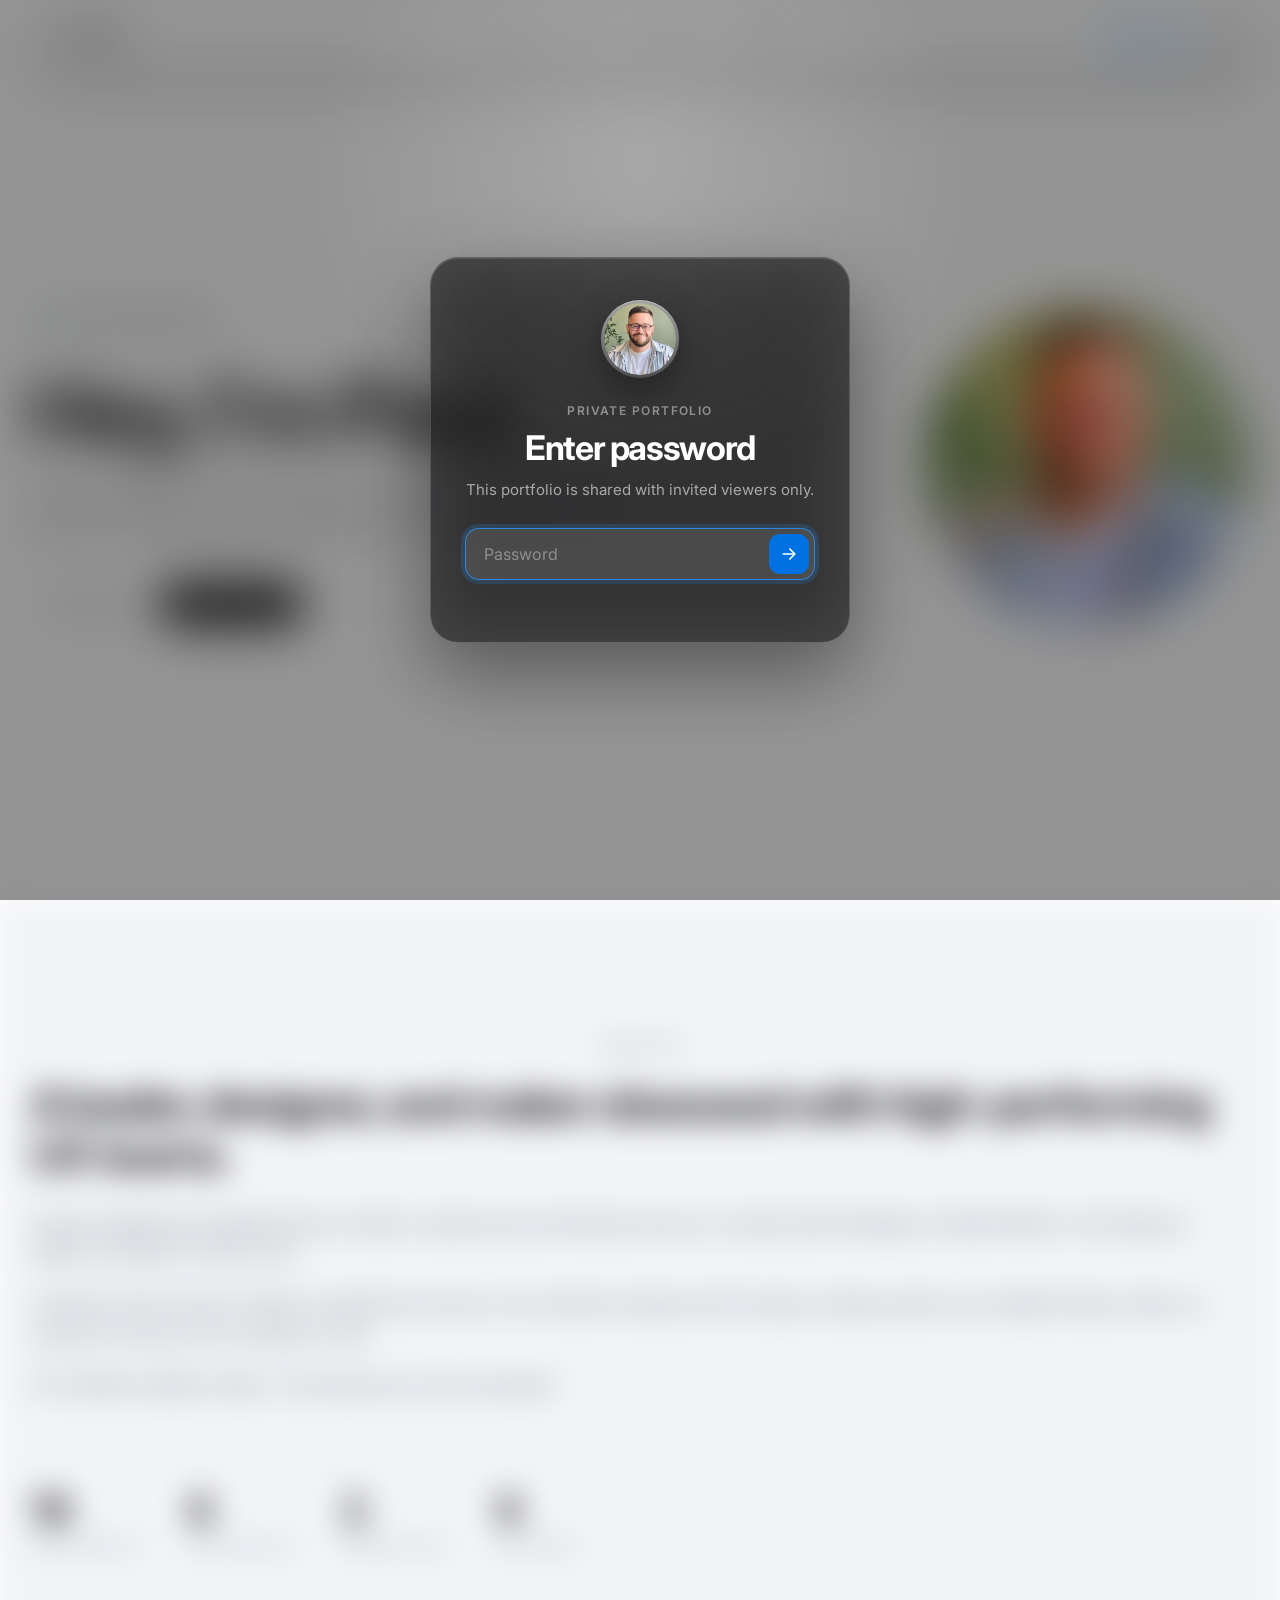
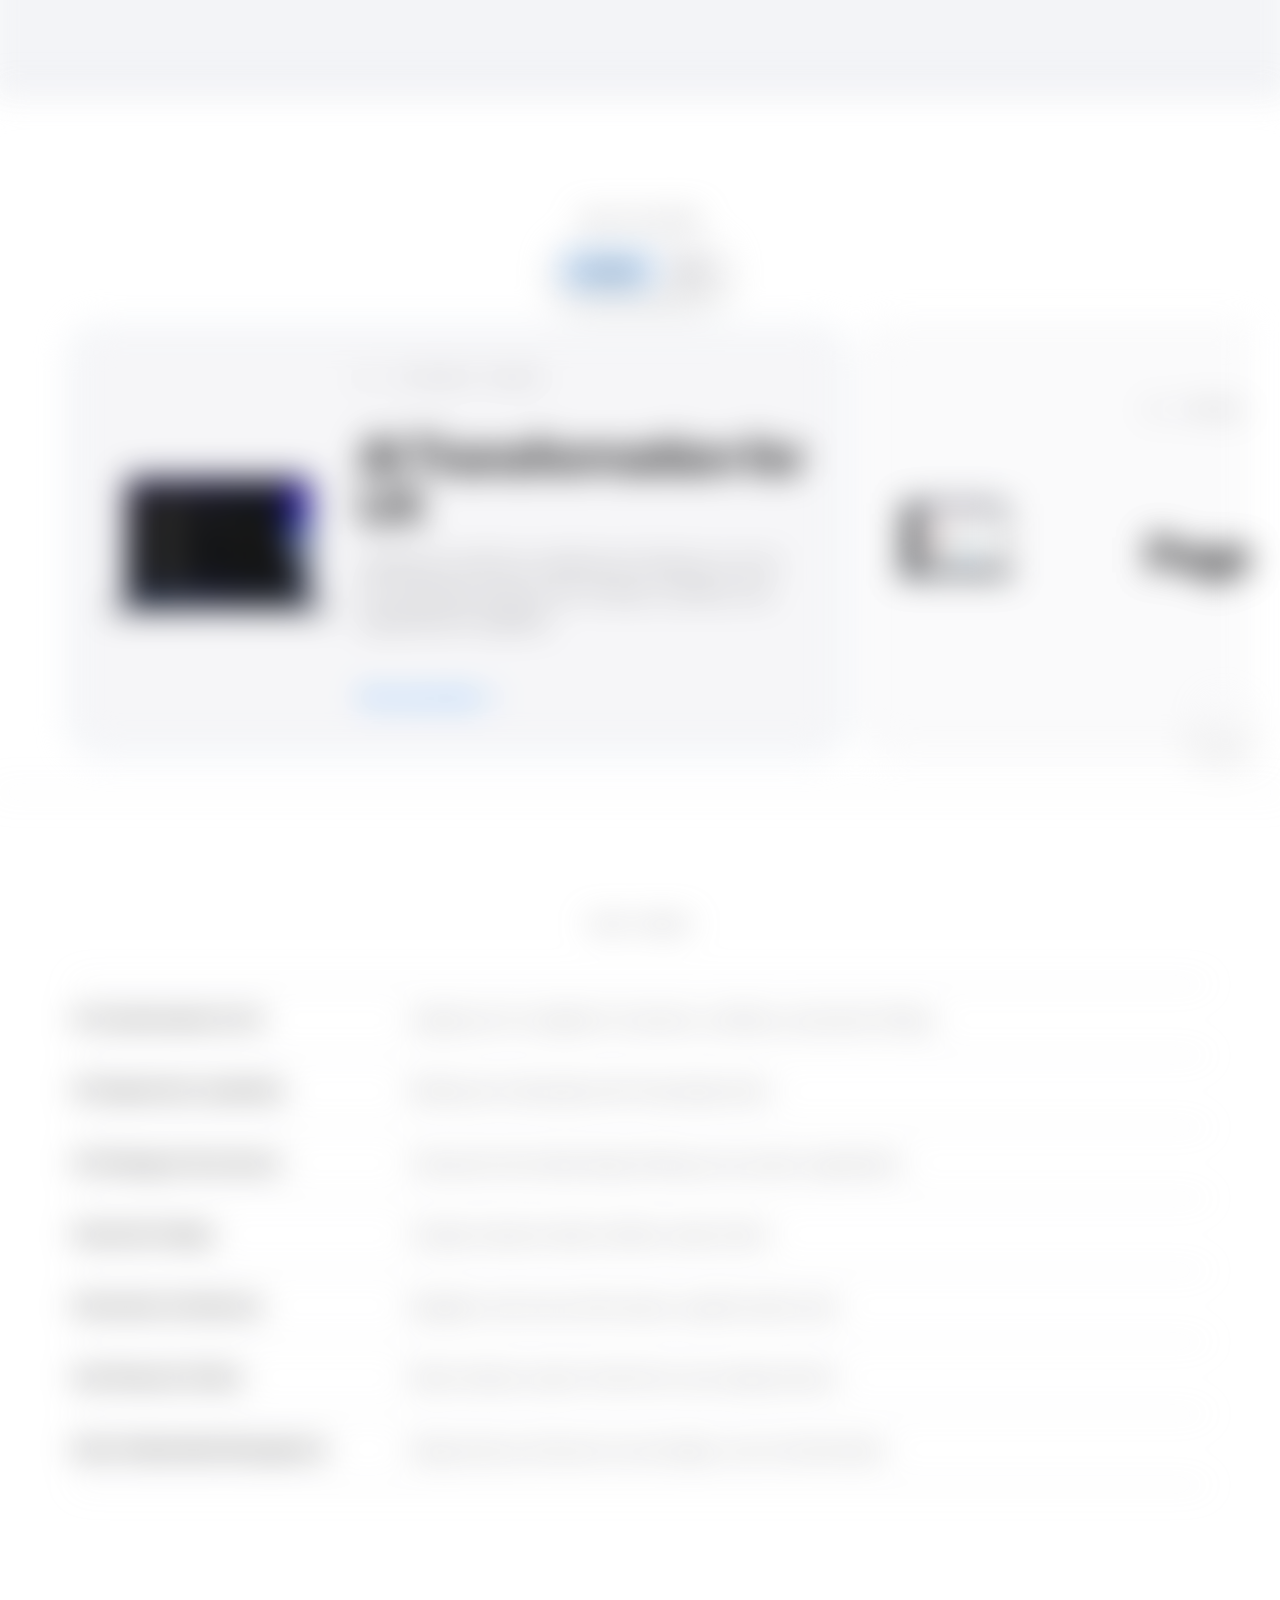
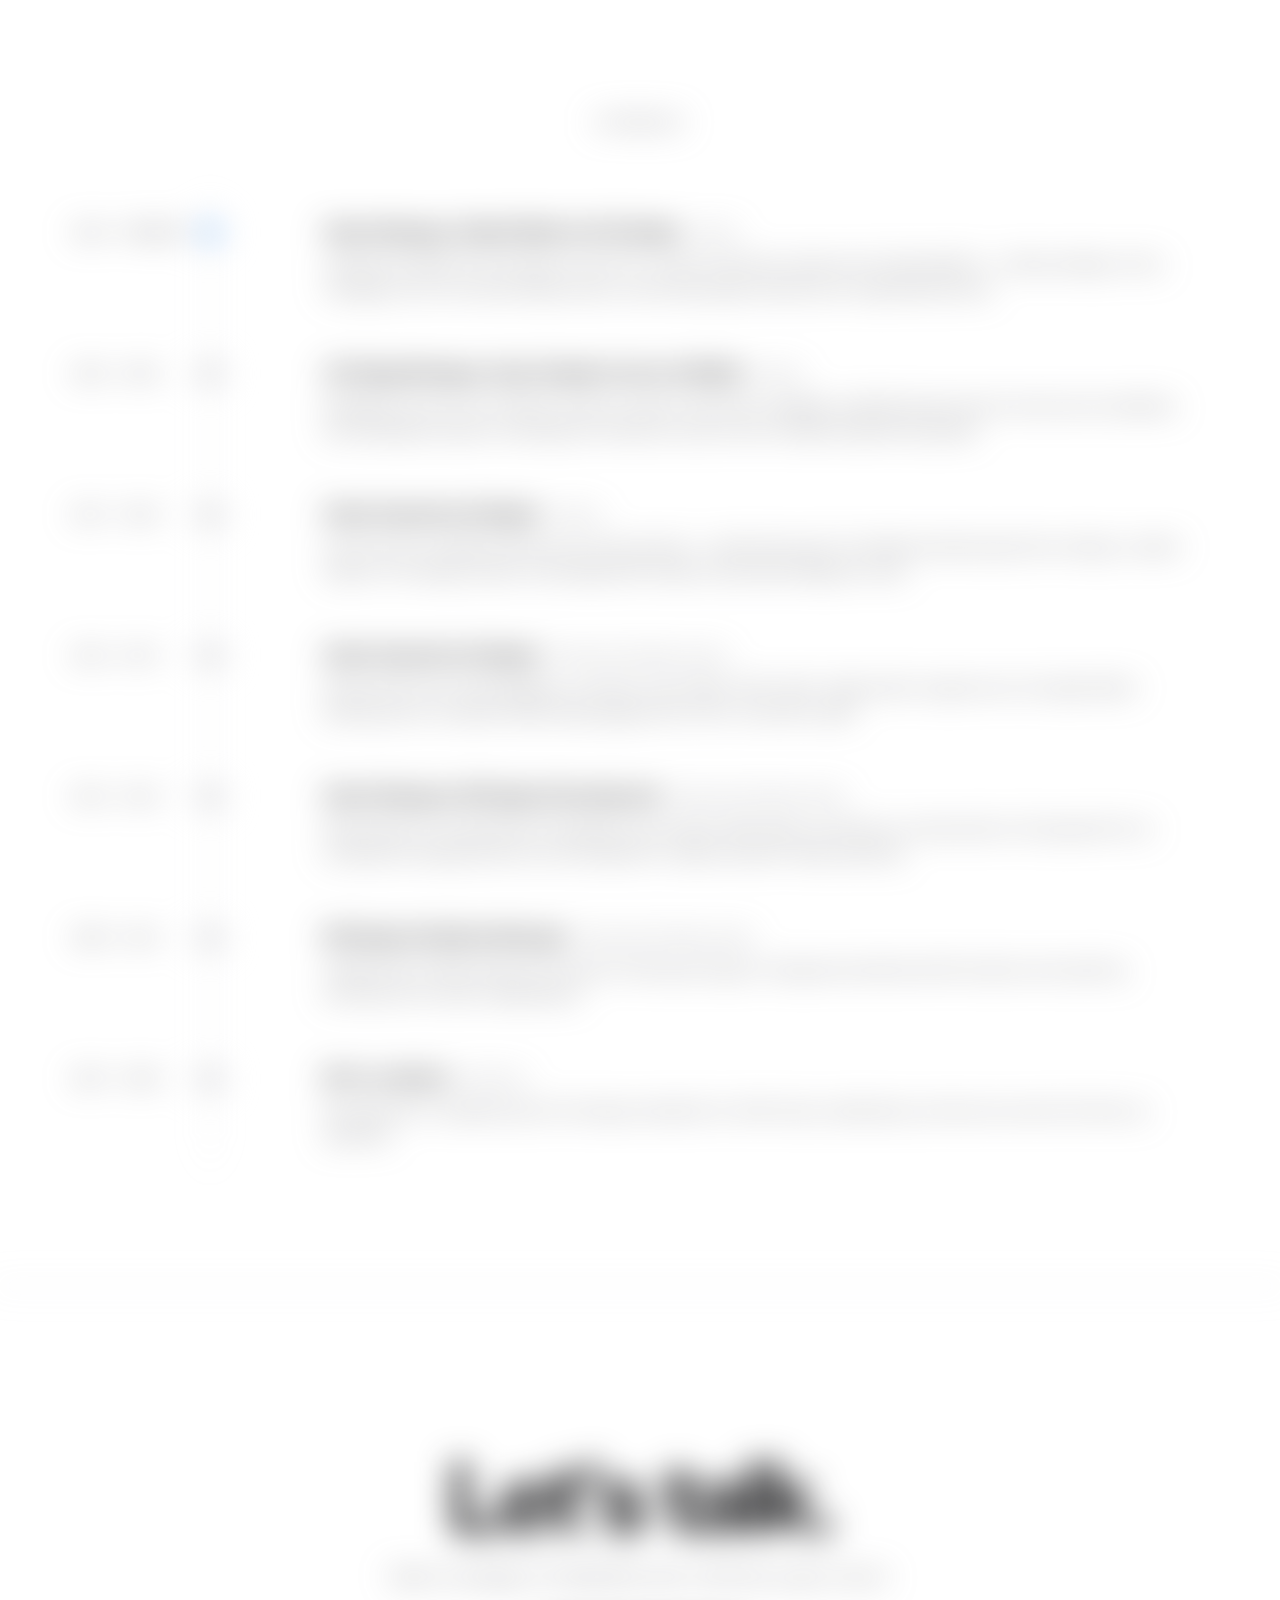
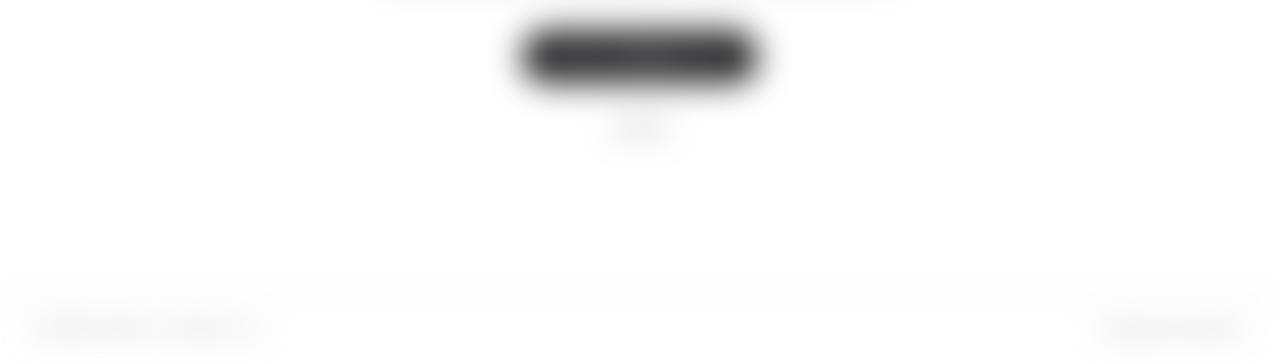
<file: index.html>
<!DOCTYPE html>
<html lang="en">
<head>
  <meta charset="UTF-8">
  <meta name="viewport" content="width=device-width, initial-scale=1.0">
  <meta name="description" content="Paul White - Senior UX Leader with 19 years designing and leading teams for SaaS in cybersecurity and financial services.">
  <meta property="og:title" content="Paul White - Senior UX Leader">
  <meta property="og:description" content="19 years designing and leading teams for enterprise SaaS in cybersecurity and financial services.">
  <meta name="theme-color" content="#ffffff">
  <title>Paul White - Senior UX Leader</title>
  <link rel="preconnect" href="https://fonts.googleapis.com">
  <link rel="preconnect" href="https://fonts.gstatic.com" crossorigin>
  <link href="https://fonts.googleapis.com/css2?family=Inter:ital,opsz,wght@0,14..32,300;0,14..32,400;0,14..32,500;0,14..32,600;0,14..32,700;0,14..32,800;0,14..32,900;1,14..32,400&display=swap" rel="stylesheet">
  <link rel="stylesheet" href="css/styles.css?v=password-gate-31">
</head>
<body data-theme="dark">

  <div class="progress-bar" id="progressBar"></div>

  <nav class="nav" id="nav">
    <div class="nav-inner">
      <a href="#" class="nav-logo">
        <span class="nav-avatar" aria-hidden="true">
          <img src="images/paul-photo.png" alt="">
        </span>
        <span class="nav-logo-text">Paul White</span>
      </a>
      <div class="nav-links" id="navLinks">
        <a href="#about">About</a>
        <a href="#work">Work</a>
        <a href="#experience">Experience</a>
        <a href="#contact">Contact</a>
      </div>
      <div class="nav-actions">
        <a href="mailto:paul_j_white@me.com" class="nav-cta">Get in touch</a>
        <button class="theme-toggle" id="themeToggle" type="button" aria-label="Switch to light mode" aria-pressed="false">
          <span class="theme-toggle-icon theme-toggle-icon-sun" aria-hidden="true">
            <svg viewBox="0 0 24 24" focusable="false">
              <circle cx="12" cy="12" r="4.5"></circle>
              <path d="M12 2.75v2.5M12 18.75v2.5M21.25 12h-2.5M5.25 12H2.75M18.54 5.46l-1.77 1.77M7.23 16.77l-1.77 1.77M18.54 18.54l-1.77-1.77M7.23 7.23 5.46 5.46"></path>
            </svg>
          </span>
          <span class="theme-toggle-icon theme-toggle-icon-moon" aria-hidden="true">
            <svg viewBox="0 0 24 24" focusable="false">
              <path d="M20.2 14.2A8.5 8.5 0 0 1 9.8 3.8a8.8 8.8 0 1 0 10.4 10.4Z"></path>
            </svg>
          </span>
        </button>
        <button class="menu-toggle" id="menuToggle" type="button" aria-label="Open navigation menu" aria-expanded="false" aria-controls="navLinks">
          <span></span>
          <span></span>
          <span></span>
        </button>
      </div>
    </div>
  </nav>

  <section class="hero">
    <div class="hero-inner">
      <div class="hero-content">
        <div class="hero-badge">
          <span class="hero-dot"></span>
          Open to new opportunities
        </div>
        <h1 class="hero-title">Hey, I'm Paul.</h1>
        <p class="hero-sub">Senior UX leader. 19 years designing and leading high-performing teams for enterprise SaaS, cybersecurity and financial services.</p>
        <div class="hero-actions">
          <a href="#about" class="btn btn-ghost">About me</a>
          <a href="#work" class="btn btn-dark">View my work</a>
        </div>
      </div>
      <div class="hero-photo">
        <img src="images/paul-photo.png" alt="Paul White">
      </div>
    </div>
  </section>

  <section class="about" id="about">
    <div class="about-inner">
      <div class="about-text animate-in">
        <div class="about-heading">About me</div>
        <h2 class="about-headline">A leader, designer, and maker obsessed with high-performing UX teams.</h2>
        <p class="about-body">19 years designing and leading teams for SaaS in cybersecurity and financial services. Currently Senior Manager of Global Platform UX &amp; Design at Sophos, and open to what's next.</p>
        <p class="about-body">I build and mentor teams to deliver exceptional outcomes: from interaction design and IA through to design systems and usability testing. Hands-on, solutions-focused, and committed to craft.</p>
        <p class="about-body">HFI Certified Usability Analyst. Technically savvy. Part-time pianist.</p>
        <div class="about-stats">
          <div class="about-stat">
            <strong>19</strong>
            <span>Years experience</span>
          </div>
          <div class="about-stat">
            <strong>8</strong>
            <span>Years avg tenure</span>
          </div>
          <div class="about-stat">
            <strong>2</strong>
            <span>Complex sectors</span>
          </div>
          <div class="about-stat">
            <strong data-case-study-count>9</strong>
            <span>Case studies</span>
          </div>
        </div>
      </div>
    </div>
  </section>

  <section class="work" id="work">
    <div class="container">
      <h2 class="work-heading animate-in">Selected work</h2>
      <div class="work-controls">
        <div class="work-view-toggle" role="group" aria-label="Selected work view">
          <button class="work-view-btn is-active" type="button" data-work-view="carousel" aria-pressed="true">Carousel</button>
          <button class="work-view-btn" type="button" data-work-view="list" aria-pressed="false">List</button>
        </div>
      </div>
    </div>
    <div class="work-carousel-shell">
      <button class="work-carousel-arrow work-carousel-arrow--prev" type="button" aria-label="Previous work item">
        <span aria-hidden="true">&larr;</span>
      </button>
      <div class="work-list">

      <a href="case-studies/ai-transformation.html" class="case-card animate-in" style="--delay: 0.05s">
        <div class="case-eyebrow">
          <span class="case-num">01</span>
          <span class="case-eyebrow-sep"></span>
          <span class="case-category">AI Strategy &middot; Sophos</span>
        </div>
        <div class="case-info">
          <h3 class="case-title">AI Transformation for UX</h3>
          <p class="case-desc">Leading the shift from traditional UX delivery to an AI-first operating model across mindset, workflow, and organisational capability.</p>
        </div>
        <img class="case-thumb case-thumb--full-image" src="images/case-07-ai-transformation.png" alt="AI Transformation for UX">
        <span class="case-arrow">View case study</span>
      </a>

      <a href="case-studies/page-composer.html" class="case-card animate-in" style="--delay: 0.06s">
        <div class="case-eyebrow">
          <span class="case-num">02</span>
          <span class="case-eyebrow-sep"></span>
          <span class="case-category">Internal Tooling &middot; Sophos</span>
        </div>
        <div class="case-info">
          <h3 class="case-title">Page Composer</h3>
          <p class="case-desc">An internal tool that shifts UI design from blank-canvas creation to composable, system-driven page assembly across Sophos Central.</p>
        </div>
        <img class="case-thumb case-thumb--page-composer" src="images/page-composer-card.png" alt="Page Composer interface shown inside a laptop">
        <span class="case-arrow">View case study</span>
      </a>

      <a href="case-studies/luna-scanner.html" class="case-card animate-in" style="--delay: 0.07s">
        <div class="case-eyebrow">
          <span class="case-num">03</span>
          <span class="case-eyebrow-sep"></span>
          <span class="case-category">Compliance Tooling &middot; Sophos</span>
        </div>
        <div class="case-info">
          <h3 class="case-title">Design System Compliance Scanner</h3>
          <p class="case-desc">A Chrome extension that scans live and development builds of Sophos Central to score compliance with Luna, the Sophos design system.</p>
        </div>
        <img class="case-thumb case-thumb--full-image" src="images/luna-scanner-card-grey.png" alt="Design System Compliance Scanner highlighting UI compliance issues">
        <span class="case-arrow">View case study</span>
      </a>

      <a href="case-studies/governance.html" class="case-card animate-in" style="--delay: 0.08s">
        <div class="case-eyebrow">
          <span class="case-num">04</span>
          <span class="case-eyebrow-sep"></span>
          <span class="case-category">UX Governance &middot; Sophos</span>
        </div>
        <div class="case-info">
          <h3 class="case-title">Design Governance &amp; Strategy</h3>
          <p class="case-desc">A tiered investment model that aligned design resources to strategic importance across a global SaaS platform.</p>
        </div>
        <div class="case-thumb">
          <img src="images/case-01-governance.png" alt="Design Governance &amp; Strategy">
        </div>
        <span class="case-arrow">View case study</span>
      </a>

      <a href="case-studies/design-system.html" class="case-card animate-in" style="--delay: 0.10s">
        <div class="case-eyebrow">
          <span class="case-num">05</span>
          <span class="case-eyebrow-sep"></span>
          <span class="case-category">Design Systems &middot; Sophos</span>
        </div>
        <div class="case-info">
          <h3 class="case-title">Design System Development</h3>
          <p class="case-desc">From third-party agency to fully in-house ownership - a unified design language across four product platforms.</p>
        </div>
        <div class="case-thumb">
          <img src="images/case-02-design-system.png" alt="Design System Development">
        </div>
        <span class="case-arrow">View case study</span>
      </a>

      <a href="case-studies/custom-dashboards.html" class="case-card animate-in" style="--delay: 0.12s">
        <div class="case-eyebrow">
          <span class="case-num">06</span>
          <span class="case-eyebrow-sep"></span>
          <span class="case-category">Personalisation &middot; Sophos</span>
        </div>
        <div class="case-info">
          <h3 class="case-title">Customisable Experiences</h3>
          <p class="case-desc">Replacing rigid legacy dashboards with a fully flexible canvas - users building their own views with relevant widgets.</p>
        </div>
        <div class="case-thumb">
          <img src="images/case-03-custom-dashboards.png" alt="Customisable Experiences">
        </div>
        <span class="case-arrow">View case study</span>
      </a>

      <a href="case-studies/navigation.html" class="case-card animate-in" style="--delay: 0.14s">
        <div class="case-eyebrow">
          <span class="case-num">07</span>
          <span class="case-eyebrow-sep"></span>
          <span class="case-category">Information Architecture</span>
        </div>
        <div class="case-info">
          <h3 class="case-title">Navigation Transformation</h3>
          <p class="case-desc">Two distinct nav redesigns - top-level mega nav at Sophos, and a site-wide MegaNav for Nationwide Building Society.</p>
        </div>
        <div class="case-thumb">
          <img src="images/case-04-navigation.png" alt="Navigation Transformation">
        </div>
        <span class="case-arrow">View case study</span>
      </a>

      <a href="case-studies/operational-efficiency.html" class="case-card animate-in" style="--delay: 0.16s">
        <div class="case-eyebrow">
          <span class="case-num">08</span>
          <span class="case-eyebrow-sep"></span>
          <span class="case-category">Service Design &middot; Nationwide</span>
        </div>
        <div class="case-info">
          <h3 class="case-title">Record CSAT Uplift</h3>
          <p class="case-desc">A new Contact Us tool that delivered a 36% improvement in customer satisfaction - Nationwide's largest ever CSAT gain.</p>
        </div>
        <div class="case-thumb">
          <img src="images/case-05-efficiency.png" alt="Record CSAT Uplift">
        </div>
        <span class="case-arrow">View case study</span>
      </a>

      <a href="case-studies/meaningful-data.html" class="case-card animate-in" style="--delay: 0.18s">
        <div class="case-eyebrow">
          <span class="case-num">09</span>
          <span class="case-eyebrow-sep"></span>
          <span class="case-category">Data Visualisation &middot; Nationwide</span>
        </div>
        <div class="case-info">
          <h3 class="case-title">Making Data Meaningful</h3>
          <p class="case-desc">Helping Nationwide customers see, at a glance, how much an overpayment would save them on their mortgage - designed under strict legal and compliance review.</p>
        </div>
        <div class="case-thumb">
          <img src="images/case-06-data.png" alt="Making Data Meaningful">
        </div>
        <span class="case-arrow">View case study</span>
      </a>

      </div>
      <button class="work-carousel-arrow work-carousel-arrow--next" type="button" aria-label="Next work item">
        <span aria-hidden="true">&rarr;</span>
      </button>
    </div>
  </section>

  <section class="expertise" id="expertise">
    <div class="container">
      <h2 class="expertise-heading animate-in">What I bring</h2>
      <ul class="expertise-list">
        <li class="animate-in" style="--delay: 0.05s">
          <span class="expertise-name">AI Transformation for UX</span>
          <span class="expertise-desc">Leading how AI is adopted in UX practice, workflows, and product thinking</span>
        </li>
        <li class="animate-in" style="--delay: 0.08s">
          <span class="expertise-name">UX Department Leadership</span>
          <span class="expertise-desc">Building and scaling high-performing design teams</span>
        </li>
        <li class="animate-in" style="--delay: 0.11s">
          <span class="expertise-name">UX Strategy &amp; Governance</span>
          <span class="expertise-desc">Frameworks that embed design thinking across product organisations</span>
        </li>
        <li class="animate-in" style="--delay: 0.14s">
          <span class="expertise-name">Interaction Design</span>
          <span class="expertise-desc">Complex enterprise SaaS workflows made intuitive</span>
        </li>
        <li class="animate-in" style="--delay: 0.17s">
          <span class="expertise-name">Information Architecture</span>
          <span class="expertise-desc">Navigation and structure that reduces cognitive load at scale</span>
        </li>
        <li class="animate-in" style="--delay: 0.2s">
          <span class="expertise-name">User Research &amp; Data</span>
          <span class="expertise-desc">Mixed-methods research that informs every design decision</span>
        </li>
        <li class="animate-in" style="--delay: 0.23s">
          <span class="expertise-name">Senior Stakeholder Management</span>
          <span class="expertise-desc">Design advocacy that earns trust and aligns cross-functional teams</span>
        </li>
      </ul>
    </div>
  </section>

  <section class="experience" id="experience">
    <div class="container">
      <h2 class="section-heading animate-in">Experience</h2>
      <div class="timeline">

        <div class="tl-item animate-in" style="--delay: 0.05s">
          <div class="tl-left">
            <span class="tl-period">2025 - Present</span>
          </div>
          <div class="tl-right">
            <div class="tl-head">
              <h4 class="tl-role">Senior Manager, Global Platform UX &amp; Design</h4>
              <span class="tl-co">Sophos</span>
            </div>
            <p class="tl-desc">Leading the global UX and design function for a major enterprise cybersecurity SaaS platform - setting strategic vision, managing cross-functional design teams, and driving design maturity at an organisational level.</p>
          </div>
        </div>

        <div class="tl-item animate-in" style="--delay: 0.1s">
          <div class="tl-left">
            <span class="tl-period">2022 - 2025</span>
          </div>
          <div class="tl-right">
            <div class="tl-head">
              <h4 class="tl-role">UX Design Manager, SaaS, Endpoint, Server &amp; Mobile</h4>
              <span class="tl-co">Sophos</span>
            </div>
            <p class="tl-desc">Managed UX across four distinct product surfaces. Built team capability, established governance and process standards, and embedded research-led design into delivery cycles across multiple engineering squads.</p>
          </div>
        </div>

        <div class="tl-item animate-in" style="--delay: 0.15s">
          <div class="tl-left">
            <span class="tl-period">2017 - 2022</span>
          </div>
          <div class="tl-right">
            <div class="tl-head">
              <h4 class="tl-role">Senior Experience Designer</h4>
              <span class="tl-co">Sophos</span>
            </div>
            <p class="tl-desc">Led UX across multiple enterprise security products - rebuilt Intercept X for Mobile (doubling App Store ratings), created Sophos' first design system, and designed the Sophos Labs data intelligence suite.</p>
          </div>
        </div>

        <div class="tl-item animate-in" style="--delay: 0.175s">
          <div class="tl-left">
            <span class="tl-period">2013 - 2017</span>
          </div>
          <div class="tl-right">
            <div class="tl-head">
              <h4 class="tl-role">Senior Experience Designer</h4>
              <span class="tl-co">Nationwide Building Society</span>
            </div>
            <p class="tl-desc">Delivered the site-wide MegaNav, a Contact Us tool (36% CSAT uplift - Nationwide's largest ever), the Apple Watch banking launch, and paid media landing pages with a 20% conversion uplift.</p>
          </div>
        </div>

        <div class="tl-item animate-in" style="--delay: 0.2s">
          <div class="tl-left">
            <span class="tl-period">2012 - 2013</span>
          </div>
          <div class="tl-right">
            <div class="tl-head">
              <h4 class="tl-role">Senior Manager, MI Design &amp; Development</h4>
              <span class="tl-co">Nationwide Building Society</span>
            </div>
            <p class="tl-desc">Responsible for all operational management information (MI) design, architecture, and production. Recognised for an exceptional redesign that set a new standard for usable, decision-ready reporting.</p>
          </div>
        </div>

        <div class="tl-item animate-in" style="--delay: 0.225s">
          <div class="tl-left">
            <span class="tl-period">2009 - 2012</span>
          </div>
          <div class="tl-right">
            <div class="tl-head">
              <h4 class="tl-role">MI Design &amp; Solutions Manager</h4>
              <span class="tl-co">Nationwide Building Society</span>
            </div>
            <p class="tl-desc">Headhunted to Nationwide by the Head of Planning &amp; Support. Designed and delivered MI solutions and reporting architecture for senior stakeholders.</p>
          </div>
        </div>

        <div class="tl-item animate-in" style="--delay: 0.25s">
          <div class="tl-left">
            <span class="tl-period">2007 - 2009</span>
          </div>
          <div class="tl-right">
            <div class="tl-head">
              <h4 class="tl-role">MI Co-ordinator</h4>
              <span class="tl-co">ING Direct</span>
            </div>
            <p class="tl-desc">Recognised for establishing the first design standards for all MI suites, dashboards, and tools across the UK start-up operation.</p>
          </div>
        </div>

      </div>
    </div>
  </section>

  <section class="contact" id="contact">
    <div class="contact-inner animate-in">
      <h2 class="contact-headline">Let's talk.</h2>
      <p class="contact-sub">Open to strategic UX leadership roles. Feel free to get in touch.</p>
      <a href="mailto:paul_j_white@me.com" class="btn btn-dark btn-lg">paul_j_white@me.com</a>
      <div class="contact-social">
        <a href="https://linkedin.com/in/paul-white-ux/" target="_blank" rel="noopener" aria-label="LinkedIn profile">
          LinkedIn
        </a>
      </div>
    </div>
  </section>

  <footer class="footer">
    <div class="footer-inner">
      <span>&copy; 2026 Paul White &middot; Oxfordshire, UK</span>
      <span class="footer-tag">Designed with intention.</span>
    </div>
  </footer>

  <script src="js/main.js?v=password-gate-31"></script>
</body>
</html>
</file>
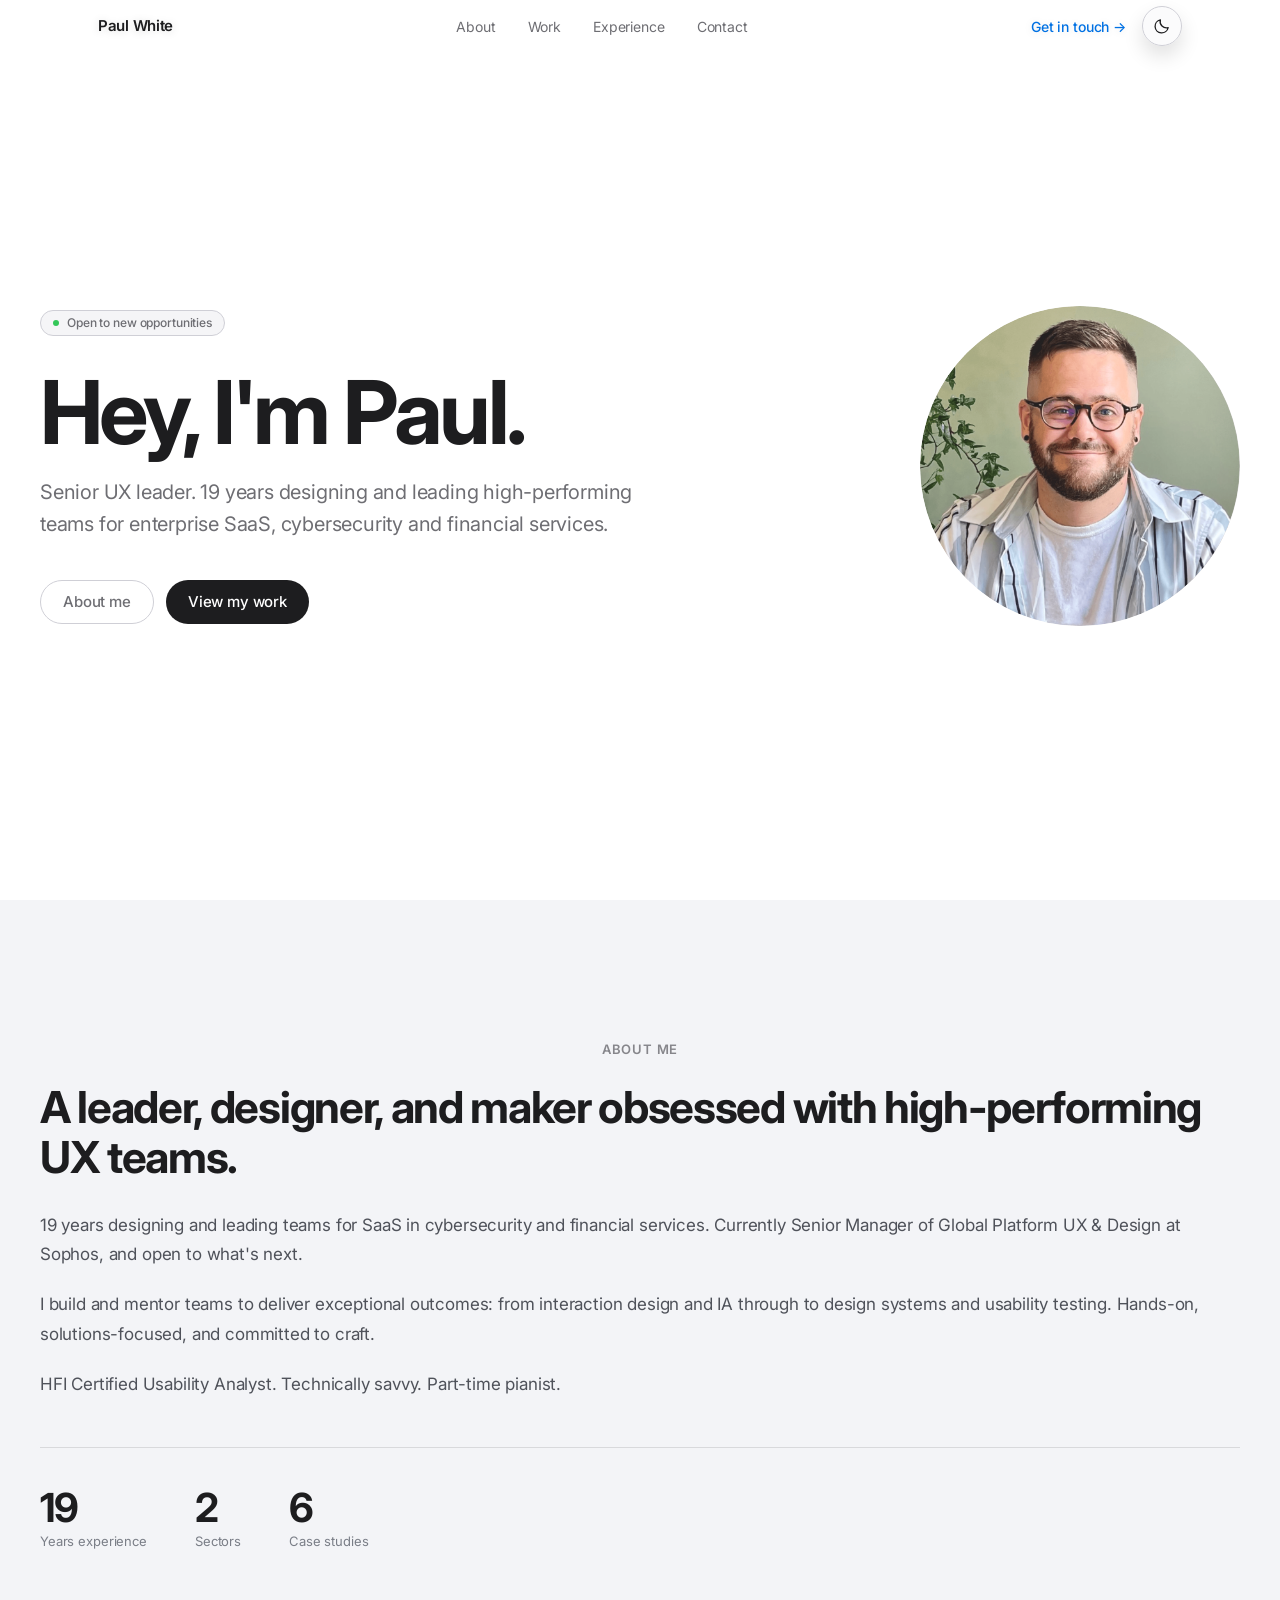
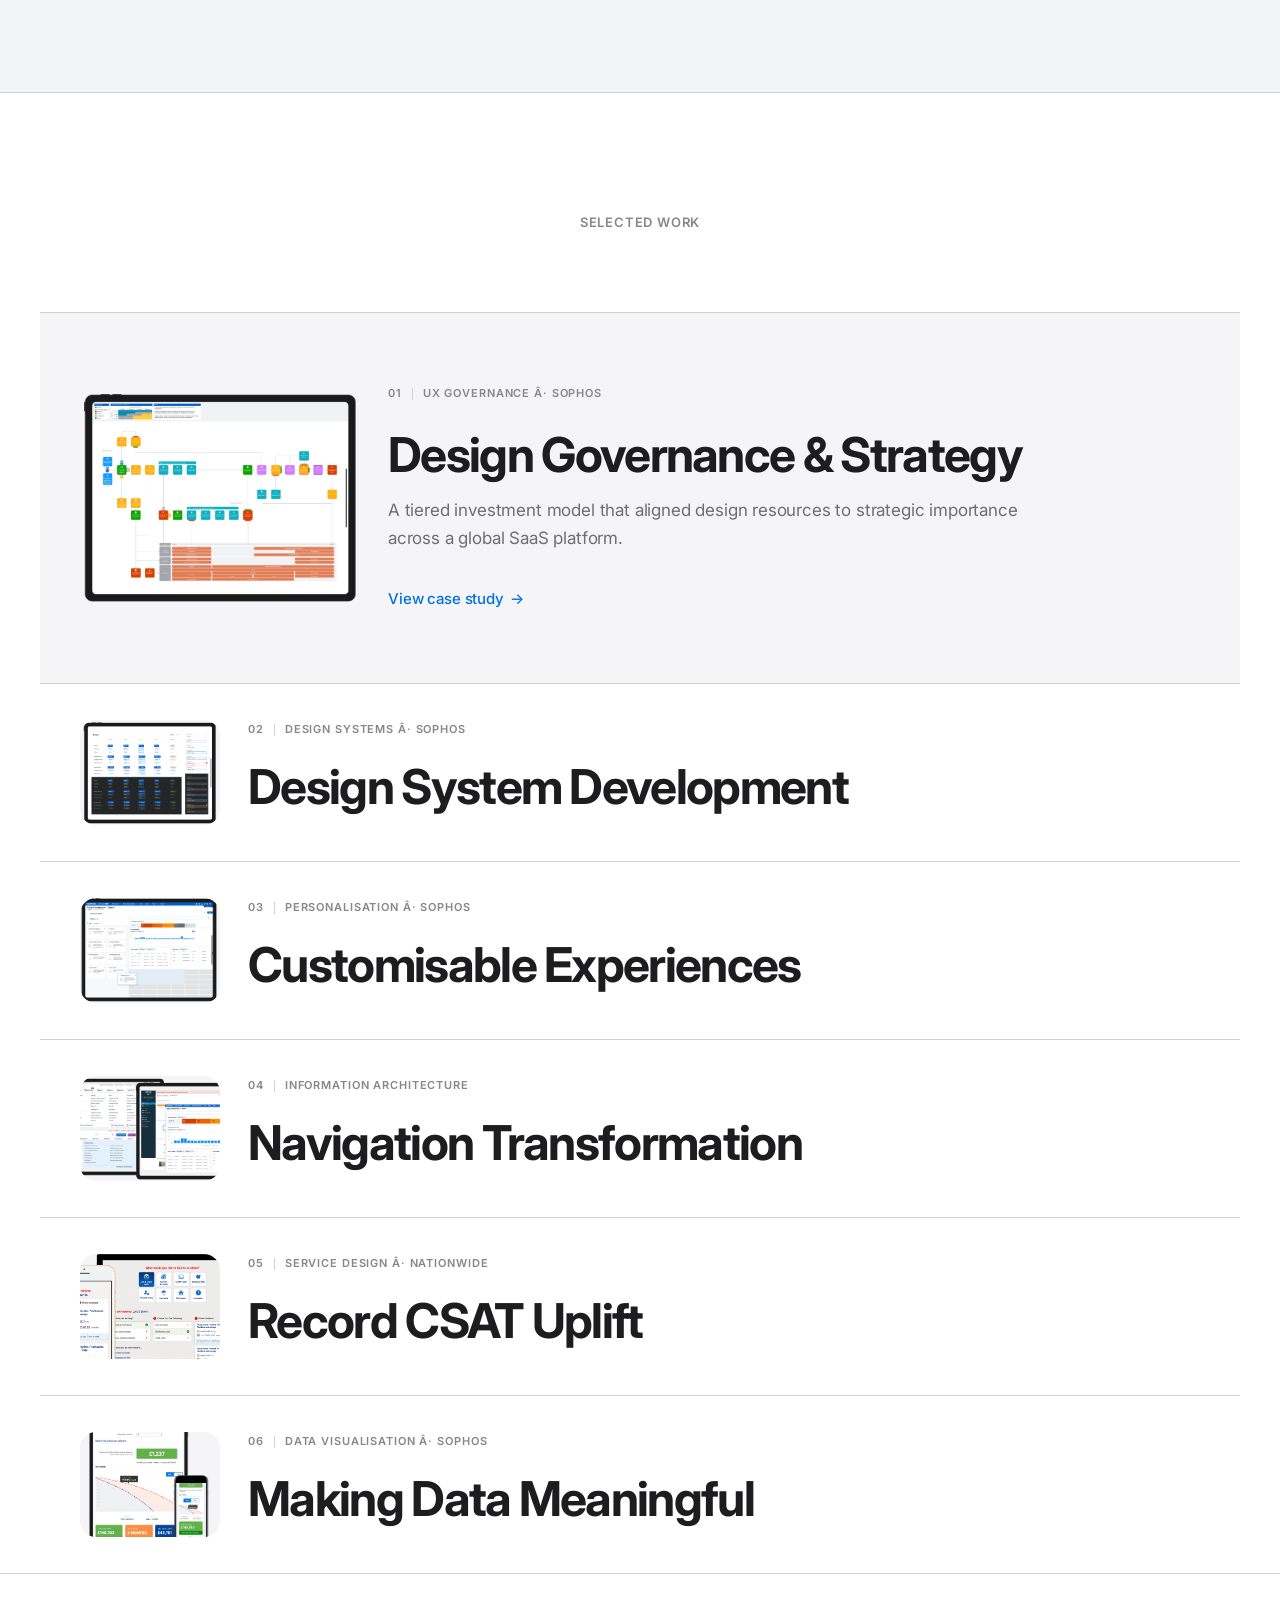
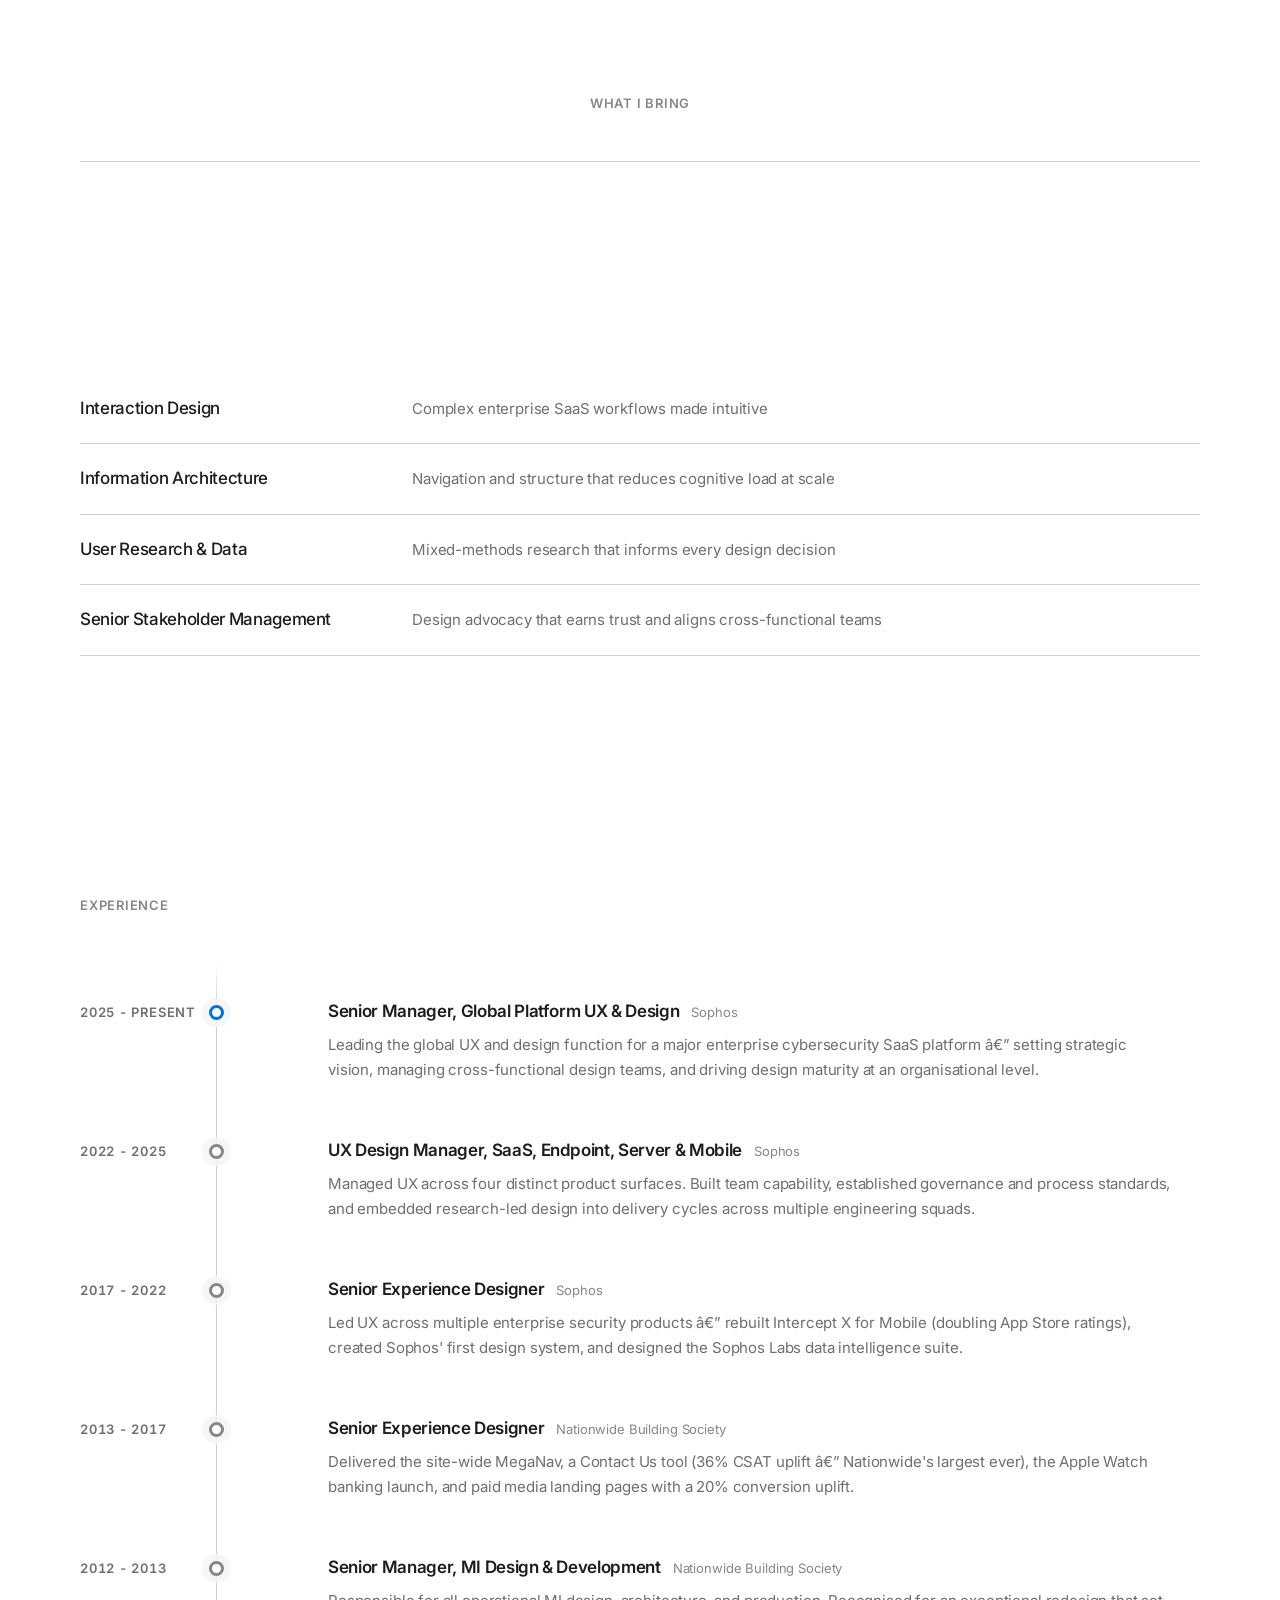
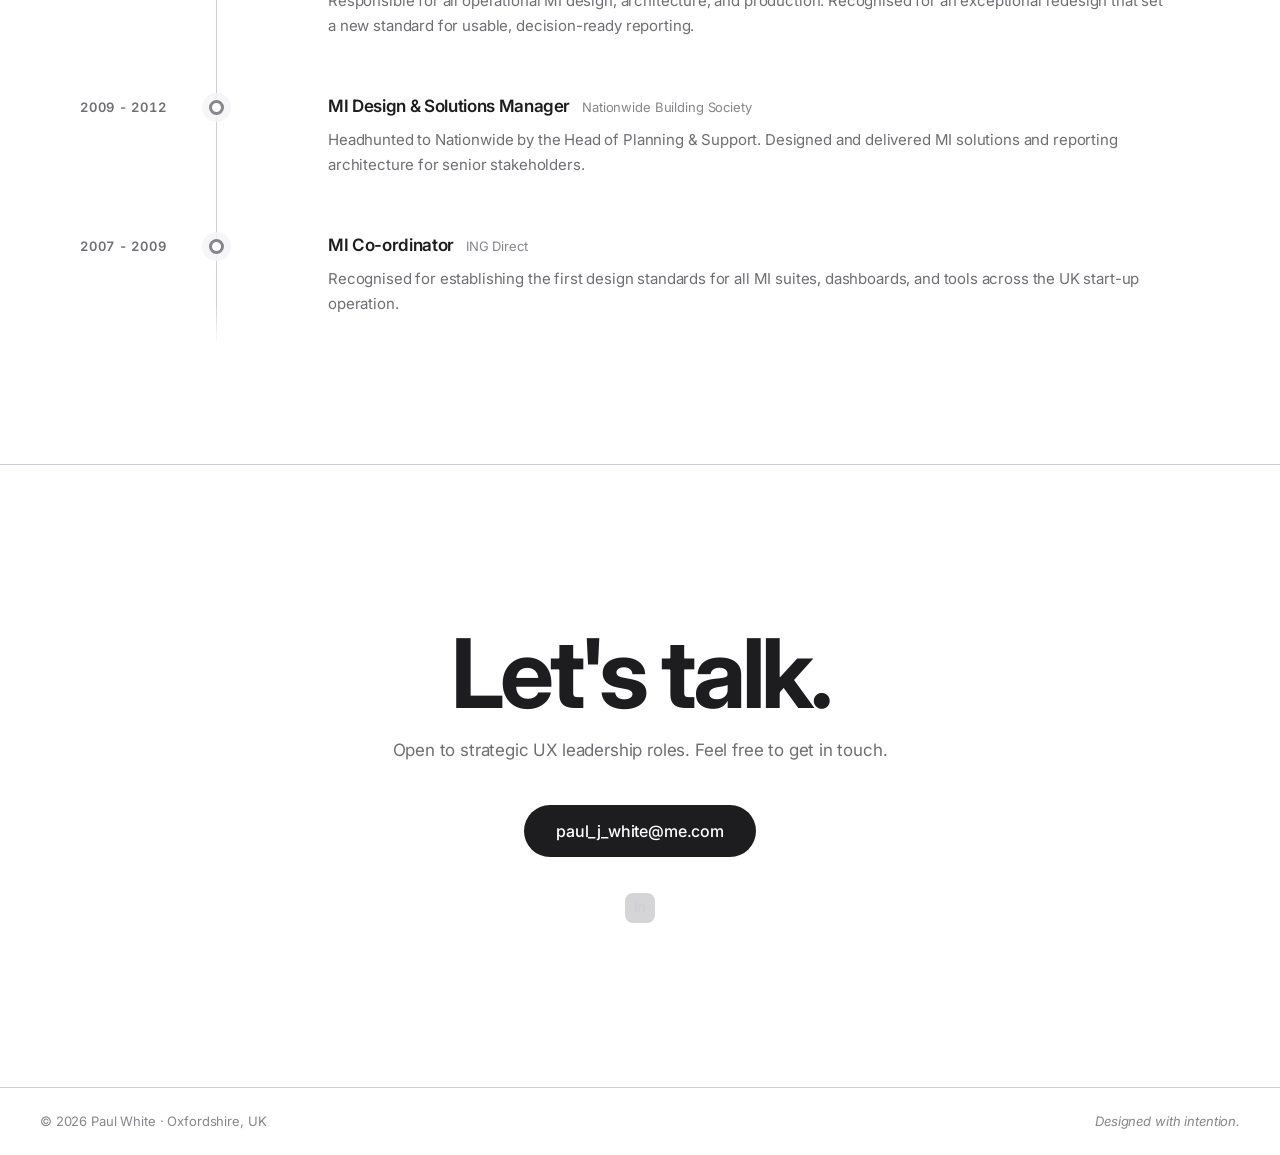
<file: .claude/worktrees/eager-edison/index.html>
<!DOCTYPE html>
<html lang="en">
<head>
  <meta charset="UTF-8">
  <meta name="viewport" content="width=device-width, initial-scale=1.0">
  <meta name="description" content="Paul White â€” Senior UX Leader with 19 years designing and leading teams for SaaS in cybersecurity and financial services.">
  <meta property="og:title" content="Paul White â€” Senior UX Leader">
  <meta property="og:description" content="19 years designing and leading teams for enterprise SaaS in cybersecurity and financial services.">
  <meta name="theme-color" content="#ffffff">
  <title>Paul White â€” Senior UX Leader</title>
  <link rel="preconnect" href="https://fonts.googleapis.com">
  <link rel="preconnect" href="https://fonts.gstatic.com" crossorigin>
  <link href="https://fonts.googleapis.com/css2?family=Inter:ital,opsz,wght@0,14..32,300;0,14..32,400;0,14..32,500;0,14..32,600;0,14..32,700;0,14..32,800;0,14..32,900;1,14..32,400&display=swap" rel="stylesheet">
  <link rel="stylesheet" href="css/styles.css">
</head>
<body data-theme="dark">

  <div class="progress-bar" id="progressBar"></div>

  <!-- Navigation -->
  <nav class="nav" id="nav">
    <div class="nav-inner">
      <a href="#" class="nav-logo">Paul White</a>
      <div class="nav-links">
        <a href="#about">About</a>
        <a href="#work">Work</a>
        <a href="#experience">Experience</a>
        <a href="#contact">Contact</a>
      </div>
      <div class="nav-actions">
        <a href="mailto:paul_j_white@me.com" class="nav-cta">Get in touch &rarr;</a>
        <button class="theme-toggle" id="themeToggle" type="button" aria-label="Switch to light mode" aria-pressed="false">
          <span class="theme-toggle-icon theme-toggle-icon-sun" aria-hidden="true">
            <svg viewBox="0 0 24 24" focusable="false">
              <circle cx="12" cy="12" r="4.5"></circle>
              <path d="M12 2.75v2.5M12 18.75v2.5M21.25 12h-2.5M5.25 12H2.75M18.54 5.46l-1.77 1.77M7.23 16.77l-1.77 1.77M18.54 18.54l-1.77-1.77M7.23 7.23 5.46 5.46"></path>
            </svg>
          </span>
          <span class="theme-toggle-icon theme-toggle-icon-moon" aria-hidden="true">
            <svg viewBox="0 0 24 24" focusable="false">
              <path d="M20.2 14.2A8.5 8.5 0 0 1 9.8 3.8a8.8 8.8 0 1 0 10.4 10.4Z"></path>
            </svg>
          </span>
        </button>
      </div>
    </div>
  </nav>

  <!-- Hero -->
  <section class="hero">
    <div class="hero-inner">
      <div class="hero-content">
        <div class="hero-badge">
          <span class="hero-dot"></span>
          Open to new opportunities
        </div>
        <h1 class="hero-title">Hey, I'm Paul.</h1>
        <p class="hero-sub">Senior UX leader. 19 years designing and leading high-performing teams for enterprise SaaS, cybersecurity and financial services.</p>
        <div class="hero-actions">
          <a href="#about" class="btn btn-ghost">About me</a>
          <a href="#work" class="btn btn-dark">View my work</a>
        </div>
      </div>
      <div class="hero-photo">
        <img src="images/paul-photo.png" alt="Paul White">
      </div>
    </div>
  </section>

  <!-- About -->
  <section class="about" id="about">
    <div class="about-inner">
      <div class="about-text animate-in">
        <div class="about-heading">About me</div>
        <h2 class="about-headline">A leader, designer, and maker obsessed with high-performing UX teams.</h2>
        <p class="about-body">19 years designing and leading teams for SaaS in cybersecurity and financial services. Currently Senior Manager of Global Platform UX &amp; Design at Sophos, and open to what's next.</p>
        <p class="about-body">I build and mentor teams to deliver exceptional outcomes: from interaction design and IA through to design systems and usability testing. Hands-on, solutions-focused, and committed to craft.</p>
        <p class="about-body">HFI Certified Usability Analyst. Technically savvy. Part-time pianist.</p>
        <div class="about-stats">
          <div class="about-stat">
            <strong>19</strong>
            <span>Years experience</span>
          </div>
          <div class="about-stat">
            <strong>2</strong>
            <span>Sectors</span>
          </div>
          <div class="about-stat">
            <strong>6</strong>
            <span>Case studies</span>
          </div>
        </div>
      </div>
    </div>
  </section>

  <!-- Work -->
  <section class="work" id="work">
    <div class="container">
      <h2 class="work-heading animate-in">Selected work</h2>
    </div>
    <div class="work-list">

      <a href="case-studies/governance.html" class="case-card animate-in" style="--delay: 0.05s">
        <div class="case-eyebrow">
          <span class="case-num">01</span>
          <span class="case-eyebrow-sep"></span>
          <span class="case-category">UX Governance Â· Sophos</span>
        </div>
        <div class="case-info">
          <h3 class="case-title">Design Governance &amp; Strategy</h3>
          <p class="case-desc">A tiered investment model that aligned design resources to strategic importance across a global SaaS platform.</p>
        </div>
        <div class="case-thumb">
          <img src="images/case-01-governance.png" alt="Design Governance &amp; Strategy">
        </div>
        <span class="case-arrow">View case study</span>
      </a>

      <a href="case-studies/design-system.html" class="case-card animate-in" style="--delay: 0.07s">
        <div class="case-eyebrow">
          <span class="case-num">02</span>
          <span class="case-eyebrow-sep"></span>
          <span class="case-category">Design Systems Â· Sophos</span>
        </div>
        <div class="case-info">
          <h3 class="case-title">Design System Development</h3>
          <p class="case-desc">From third-party agency to fully in-house ownership â€” a unified design language across four product platforms.</p>
        </div>
        <div class="case-thumb">
          <img src="images/case-02-design-system.png" alt="Design System Development">
        </div>
        <span class="case-arrow">View case study</span>
      </a>

      <a href="case-studies/custom-dashboards.html" class="case-card animate-in" style="--delay: 0.09s">
        <div class="case-eyebrow">
          <span class="case-num">03</span>
          <span class="case-eyebrow-sep"></span>
          <span class="case-category">Personalisation Â· Sophos</span>
        </div>
        <div class="case-info">
          <h3 class="case-title">Customisable Experiences</h3>
          <p class="case-desc">Replacing rigid legacy dashboards with a fully flexible canvas â€” users building their own views with relevant widgets.</p>
        </div>
        <div class="case-thumb">
          <img src="images/case-03-custom-dashboards.png" alt="Customisable Experiences">
        </div>
        <span class="case-arrow">View case study</span>
      </a>

      <a href="case-studies/navigation.html" class="case-card animate-in" style="--delay: 0.11s">
        <div class="case-eyebrow">
          <span class="case-num">04</span>
          <span class="case-eyebrow-sep"></span>
          <span class="case-category">Information Architecture</span>
        </div>
        <div class="case-info">
          <h3 class="case-title">Navigation Transformation</h3>
          <p class="case-desc">Two distinct nav redesigns â€” top-level mega nav at Sophos, and a site-wide MegaNav for Nationwide Building Society.</p>
        </div>
        <div class="case-thumb">
          <img src="images/case-04-navigation.png" alt="Navigation Transformation">
        </div>
        <span class="case-arrow">View case study</span>
      </a>

      <a href="case-studies/operational-efficiency.html" class="case-card animate-in" style="--delay: 0.13s">
        <div class="case-eyebrow">
          <span class="case-num">05</span>
          <span class="case-eyebrow-sep"></span>
          <span class="case-category">Service Design Â· Nationwide</span>
        </div>
        <div class="case-info">
          <h3 class="case-title">Record CSAT Uplift</h3>
          <p class="case-desc">A new Contact Us tool that delivered a 36% improvement in customer satisfaction â€” Nationwide's largest ever CSAT gain.</p>
        </div>
        <div class="case-thumb">
          <img src="images/case-05-efficiency.png" alt="Record CSAT Uplift">
        </div>
        <span class="case-arrow">View case study</span>
      </a>

      <a href="case-studies/meaningful-data.html" class="case-card animate-in" style="--delay: 0.15s">
        <div class="case-eyebrow">
          <span class="case-num">06</span>
          <span class="case-eyebrow-sep"></span>
          <span class="case-category">Data Visualisation Â· Sophos</span>
        </div>
        <div class="case-info">
          <h3 class="case-title">Making Data Meaningful</h3>
          <p class="case-desc">Turning ML-powered threat intelligence into clear, actionable reports for every level of cybersecurity maturity.</p>
        </div>
        <div class="case-thumb">
          <img src="images/case-06-data.png" alt="Making Data Meaningful">
        </div>
        <span class="case-arrow">View case study</span>
      </a>

    </div>
  </section>

  <!-- Expertise -->
  <section class="expertise" id="expertise">
    <div class="container">
      <h2 class="expertise-heading animate-in">What I bring</h2>
      <ul class="expertise-list">
        <li class="animate-in" style="--delay: 0.05s">
          <span class="expertise-name">AI Transformation for UX</span>
          <span class="expertise-desc">Leading how AI is adopted in UX practice, workflows, and product thinking</span>
        </li>
        <li class="animate-in" style="--delay: 0.08s">
          <span class="expertise-name">UX Department Leadership</span>
          <span class="expertise-desc">Building and scaling high-performing design teams</span>
        </li>
        <li class="animate-in" style="--delay: 0.11s">
          <span class="expertise-name">UX Strategy &amp; Governance</span>
          <span class="expertise-desc">Frameworks that embed design thinking across product organisations</span>
        </li>
        <li class="animate-in" style="--delay: 0.14s">
          <span class="expertise-name">Interaction Design</span>
          <span class="expertise-desc">Complex enterprise SaaS workflows made intuitive</span>
        </li>
        <li class="animate-in" style="--delay: 0.17s">
          <span class="expertise-name">Information Architecture</span>
          <span class="expertise-desc">Navigation and structure that reduces cognitive load at scale</span>
        </li>
        <li class="animate-in" style="--delay: 0.2s">
          <span class="expertise-name">User Research &amp; Data</span>
          <span class="expertise-desc">Mixed-methods research that informs every design decision</span>
        </li>
        <li class="animate-in" style="--delay: 0.23s">
          <span class="expertise-name">Senior Stakeholder Management</span>
          <span class="expertise-desc">Design advocacy that earns trust and aligns cross-functional teams</span>
        </li>
      </ul>
    </div>
  </section>

  <!-- Experience -->
  <section class="experience" id="experience">
    <div class="container">
      <h2 class="section-heading animate-in">Experience</h2>
      <div class="timeline">

        <div class="tl-item animate-in" style="--delay: 0.05s">
          <div class="tl-left">
            <span class="tl-period">2025 - Present</span>
          </div>
          <div class="tl-right">
            <div class="tl-head">
              <h4 class="tl-role">Senior Manager, Global Platform UX &amp; Design</h4>
              <span class="tl-co">Sophos</span>
            </div>
            <p class="tl-desc">Leading the global UX and design function for a major enterprise cybersecurity SaaS platform â€” setting strategic vision, managing cross-functional design teams, and driving design maturity at an organisational level.</p>
          </div>
        </div>

        <div class="tl-item animate-in" style="--delay: 0.1s">
          <div class="tl-left">
            <span class="tl-period">2022 - 2025</span>
          </div>
          <div class="tl-right">
            <div class="tl-head">
              <h4 class="tl-role">UX Design Manager, SaaS, Endpoint, Server &amp; Mobile</h4>
              <span class="tl-co">Sophos</span>
            </div>
            <p class="tl-desc">Managed UX across four distinct product surfaces. Built team capability, established governance and process standards, and embedded research-led design into delivery cycles across multiple engineering squads.</p>
          </div>
        </div>

        <div class="tl-item animate-in" style="--delay: 0.15s">
          <div class="tl-left">
            <span class="tl-period">2017 - 2022</span>
          </div>
          <div class="tl-right">
            <div class="tl-head">
              <h4 class="tl-role">Senior Experience Designer</h4>
              <span class="tl-co">Sophos</span>
            </div>
            <p class="tl-desc">Led UX across multiple enterprise security products â€” rebuilt Intercept X for Mobile (doubling App Store ratings), created Sophos' first design system, and designed the Sophos Labs data intelligence suite.</p>
          </div>
        </div>

        <div class="tl-item animate-in" style="--delay: 0.175s">
          <div class="tl-left">
            <span class="tl-period">2013 - 2017</span>
          </div>
          <div class="tl-right">
            <div class="tl-head">
              <h4 class="tl-role">Senior Experience Designer</h4>
              <span class="tl-co">Nationwide Building Society</span>
            </div>
            <p class="tl-desc">Delivered the site-wide MegaNav, a Contact Us tool (36% CSAT uplift â€” Nationwide's largest ever), the Apple Watch banking launch, and paid media landing pages with a 20% conversion uplift.</p>
          </div>
        </div>

        <div class="tl-item animate-in" style="--delay: 0.2s">
          <div class="tl-left">
            <span class="tl-period">2012 - 2013</span>
          </div>
          <div class="tl-right">
            <div class="tl-head">
              <h4 class="tl-role">Senior Manager, MI Design &amp; Development</h4>
              <span class="tl-co">Nationwide Building Society</span>
            </div>
            <p class="tl-desc">Responsible for all operational MI design, architecture, and production. Recognised for an exceptional redesign that set a new standard for usable, decision-ready reporting.</p>
          </div>
        </div>

        <div class="tl-item animate-in" style="--delay: 0.225s">
          <div class="tl-left">
            <span class="tl-period">2009 - 2012</span>
          </div>
          <div class="tl-right">
            <div class="tl-head">
              <h4 class="tl-role">MI Design &amp; Solutions Manager</h4>
              <span class="tl-co">Nationwide Building Society</span>
            </div>
            <p class="tl-desc">Headhunted to Nationwide by the Head of Planning &amp; Support. Designed and delivered MI solutions and reporting architecture for senior stakeholders.</p>
          </div>
        </div>

        <div class="tl-item animate-in" style="--delay: 0.25s">
          <div class="tl-left">
            <span class="tl-period">2007 - 2009</span>
          </div>
          <div class="tl-right">
            <div class="tl-head">
              <h4 class="tl-role">MI Co-ordinator</h4>
              <span class="tl-co">ING Direct</span>
            </div>
            <p class="tl-desc">Recognised for establishing the first design standards for all MI suites, dashboards, and tools across the UK start-up operation.</p>
          </div>
        </div>

      </div>
    </div>
  </section>

  <!-- Contact -->
  <section class="contact" id="contact">
    <div class="contact-inner animate-in">
      <h2 class="contact-headline">Let's talk.</h2>
      <p class="contact-sub">Open to strategic UX leadership roles. Feel free to get in touch.</p>
      <a href="mailto:paul_j_white@me.com" class="btn btn-dark btn-lg">paul_j_white@me.com</a>
      <div class="contact-social">
        <a href="https://linkedin.com/in/paul-white-ux/" target="_blank" rel="noopener" aria-label="LinkedIn profile">
          <span class="linkedin-badge" aria-hidden="true">in</span>
        </a>
      </div>
    </div>
  </section>

  <!-- Footer -->
  <footer class="footer">
    <div class="footer-inner">
      <span>&copy; 2026 Paul White · Oxfordshire, UK</span>
      <span class="footer-tag">Designed with intention.</span>
    </div>
  </footer>

  <script src="js/main.js"></script>
</body>
</html>
</file>
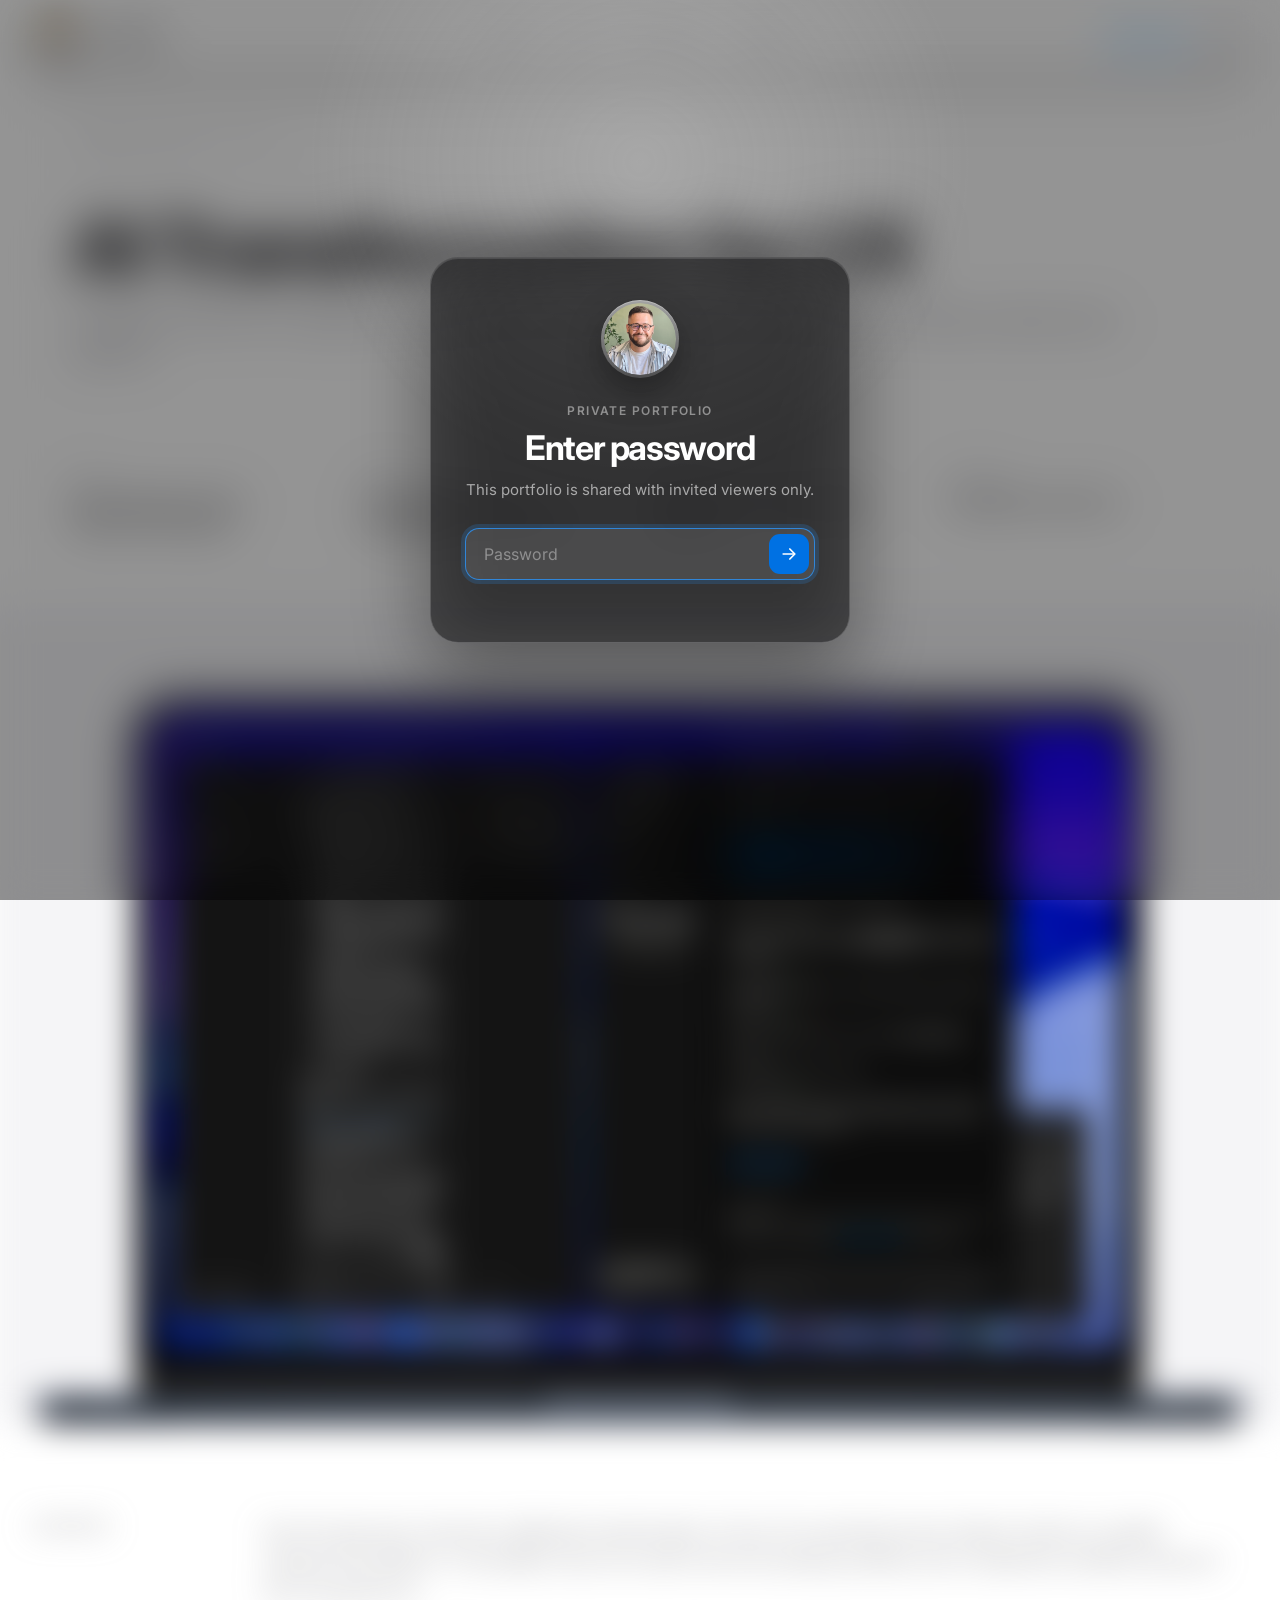
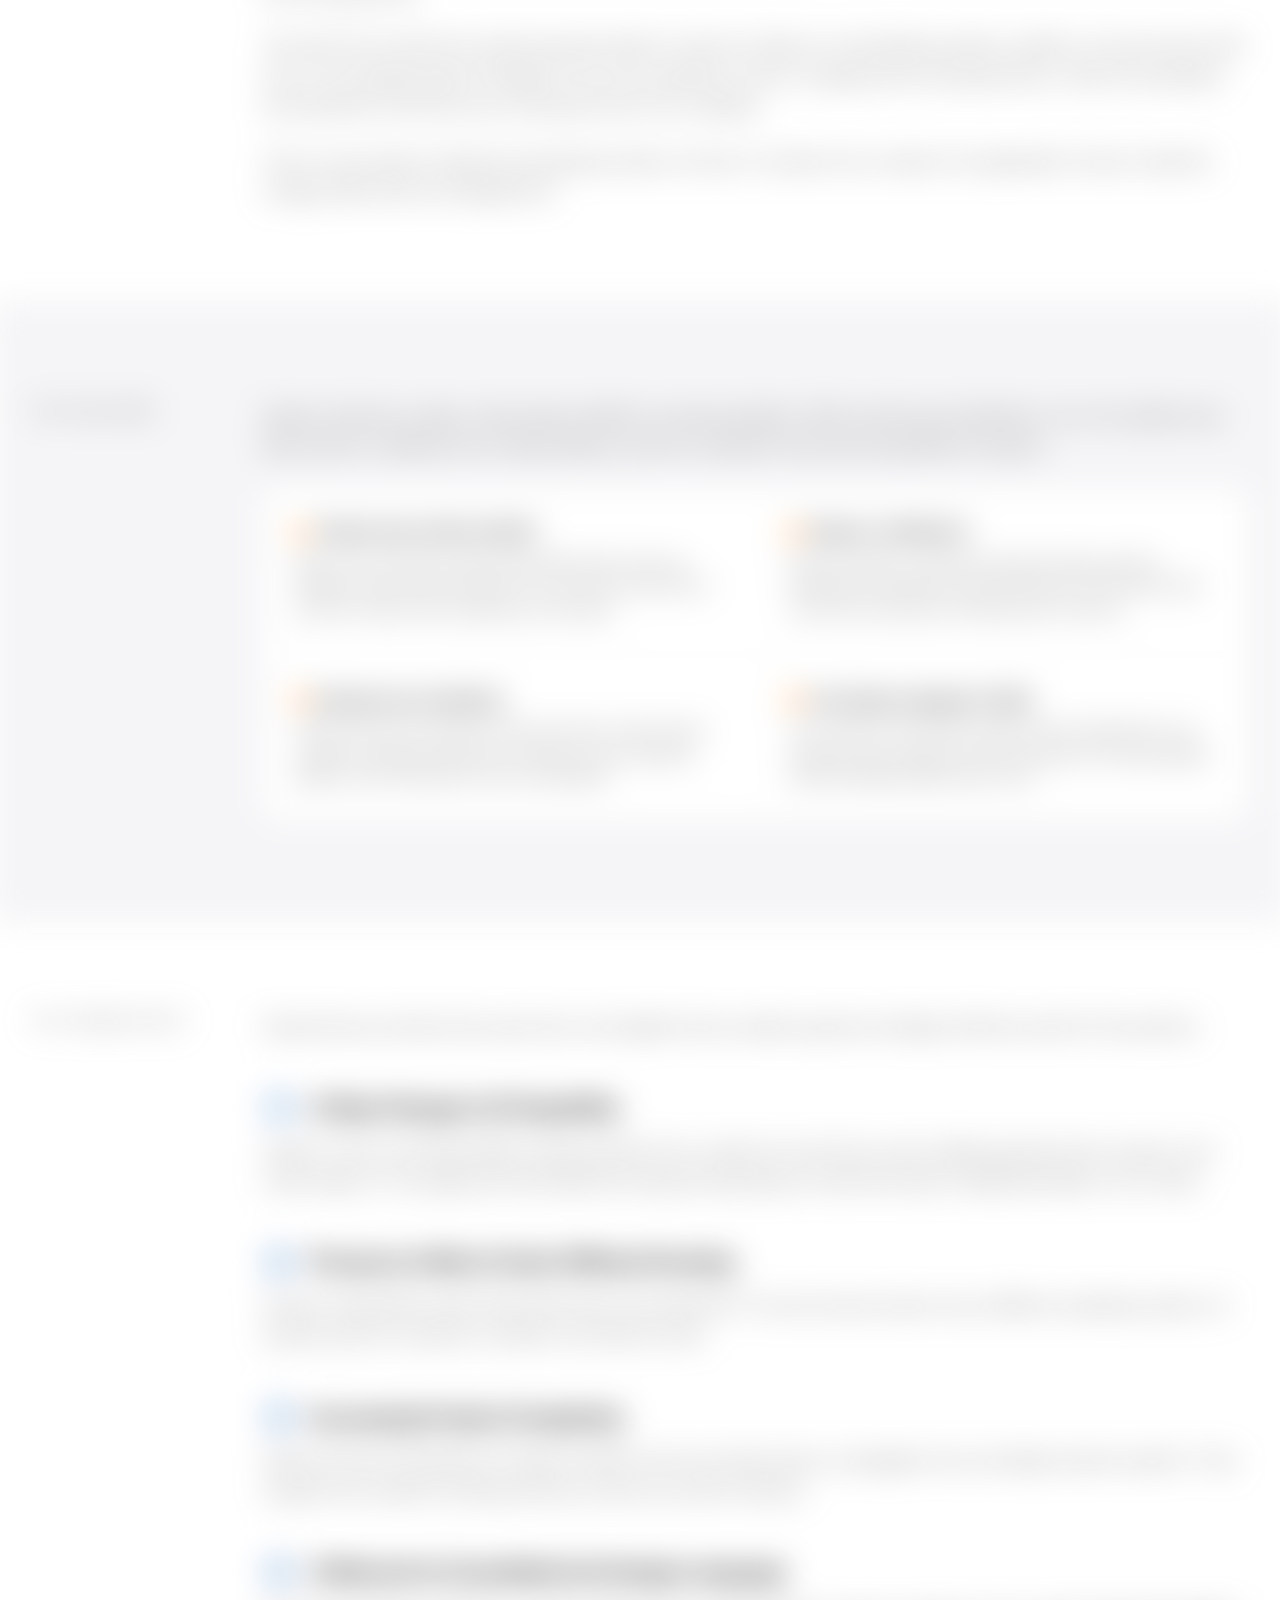
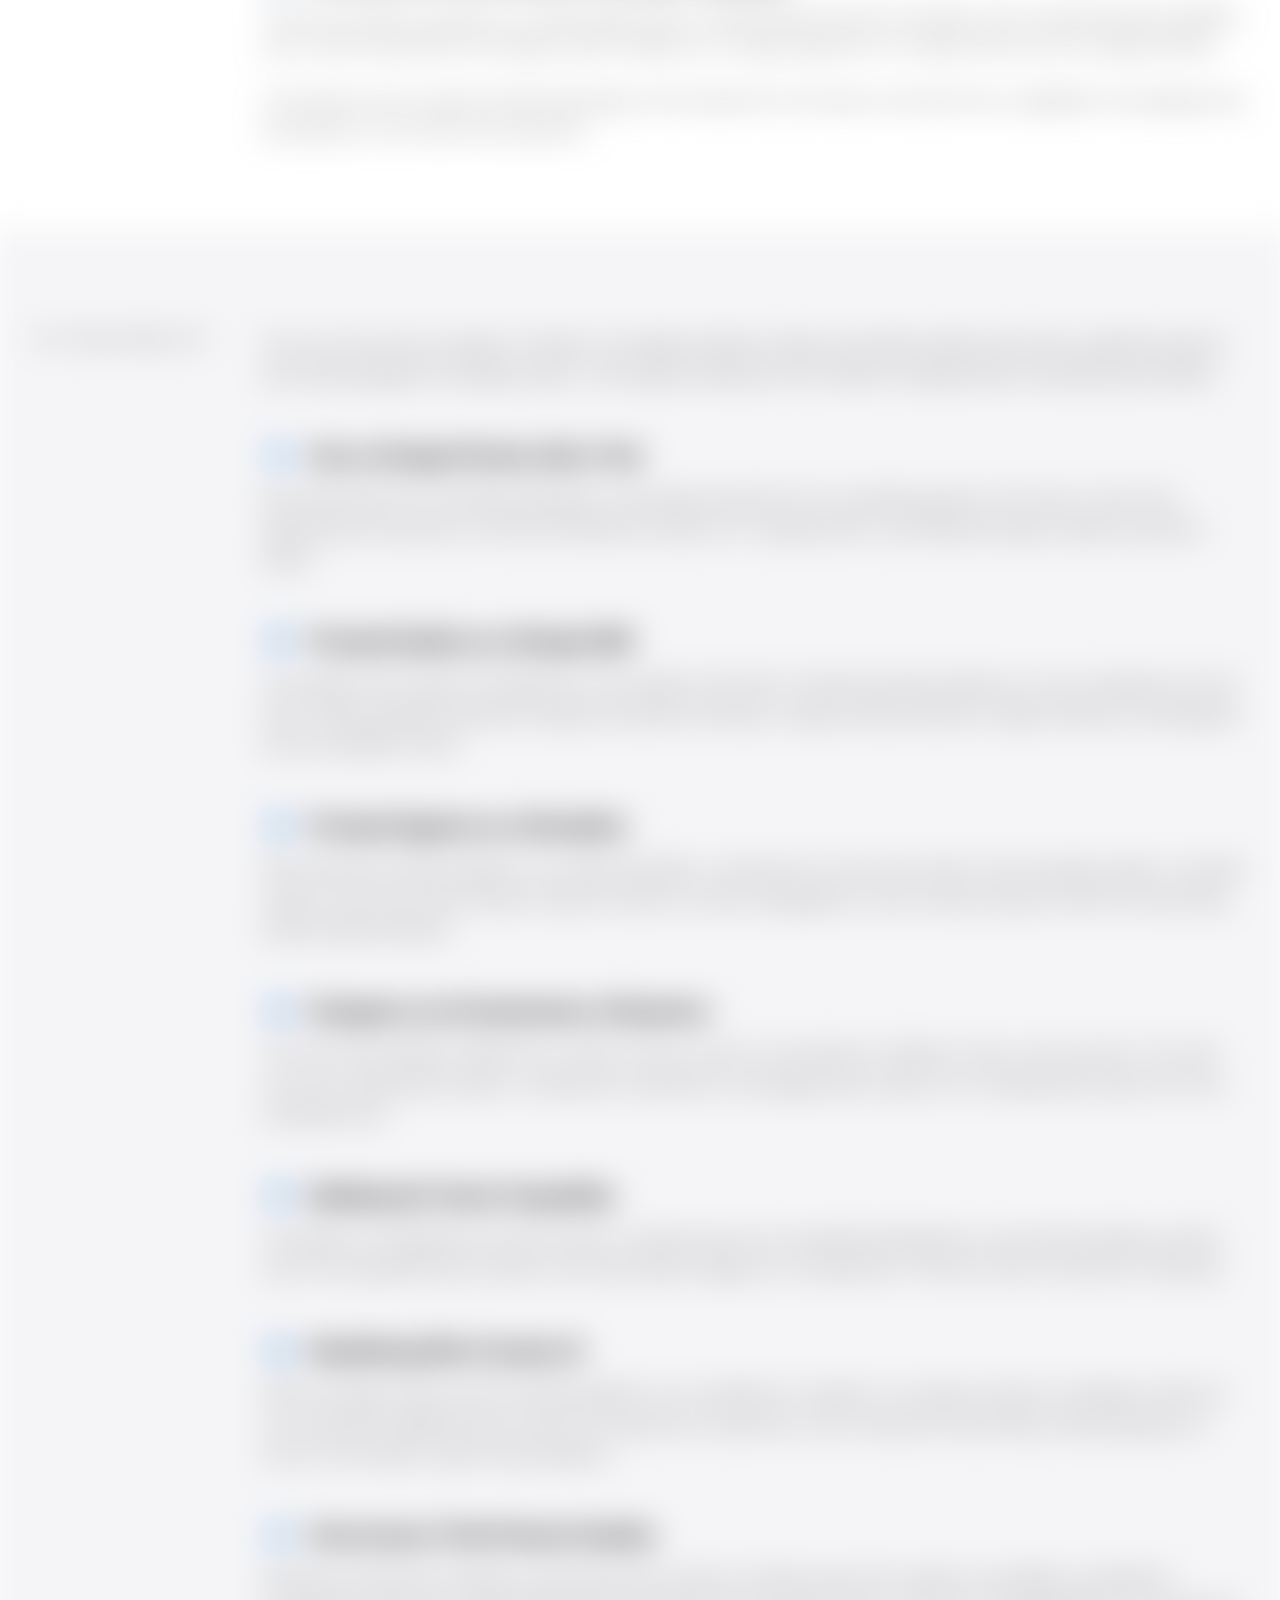
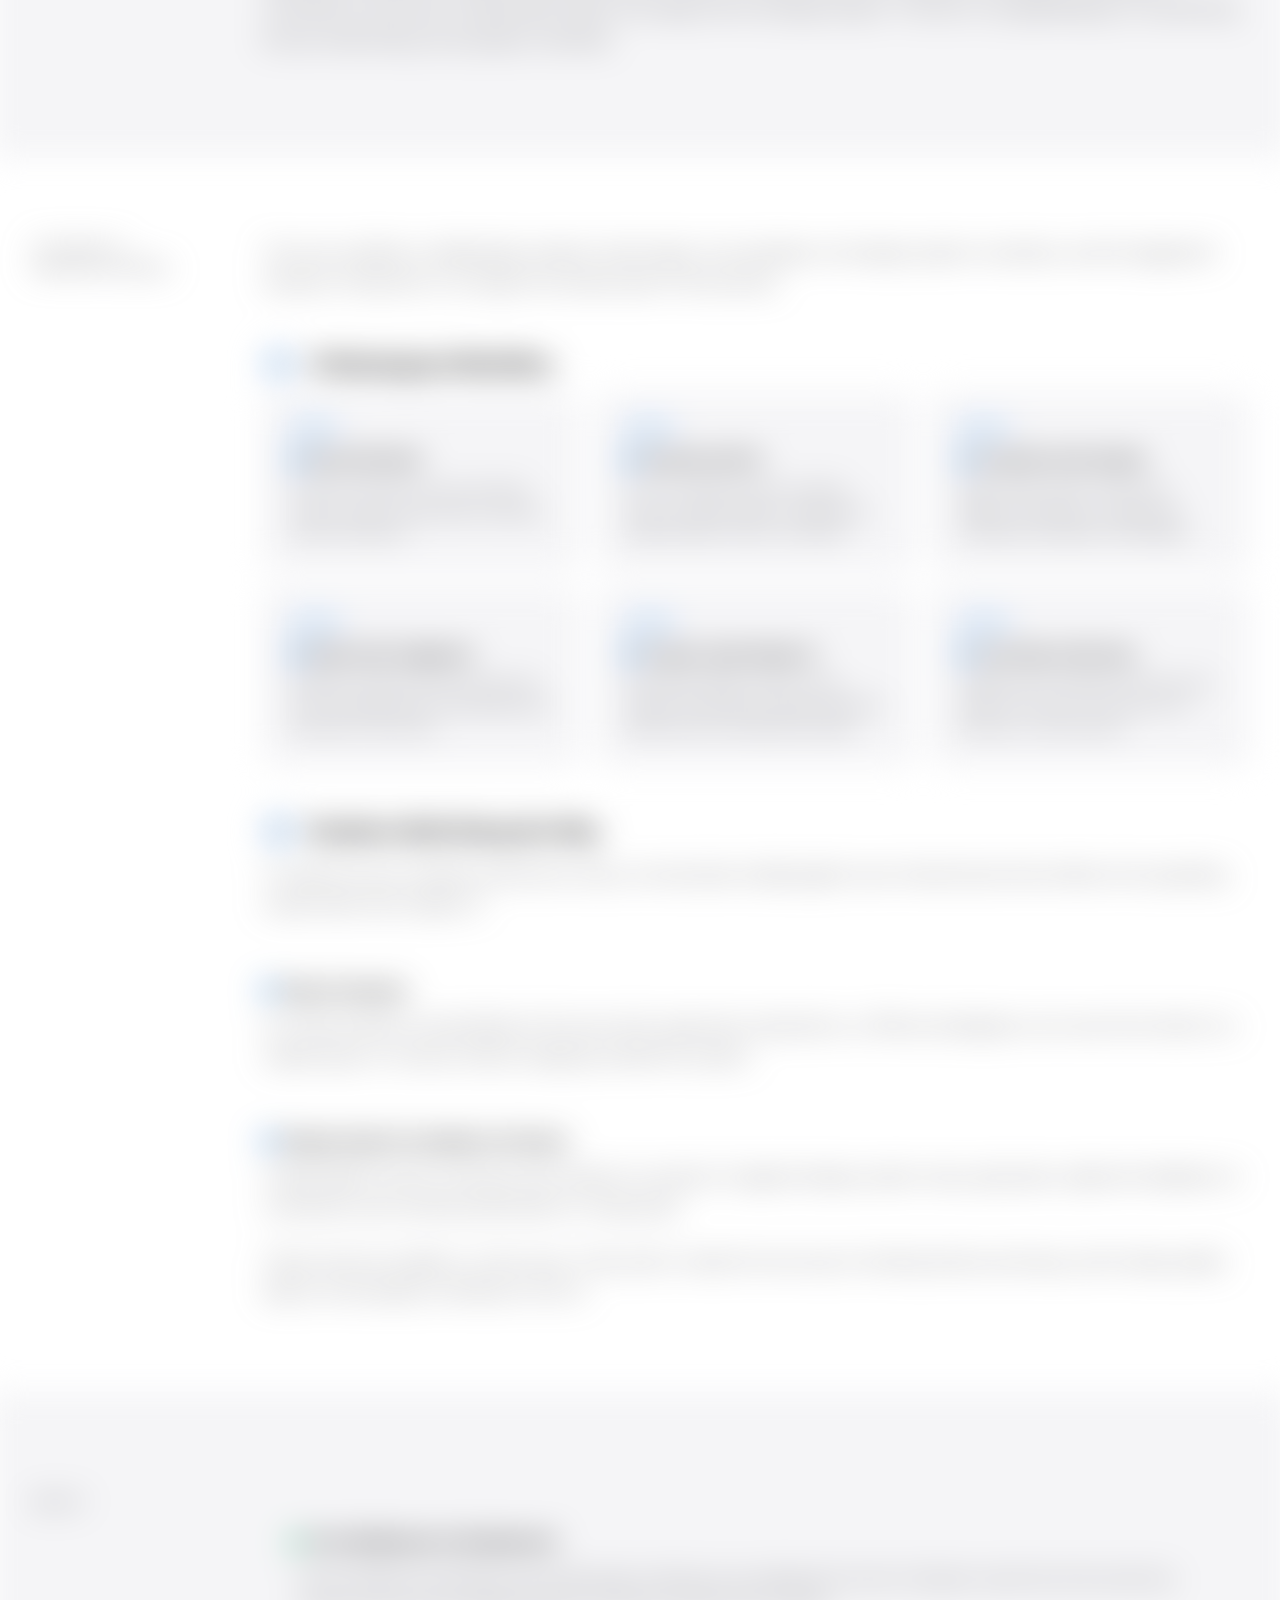
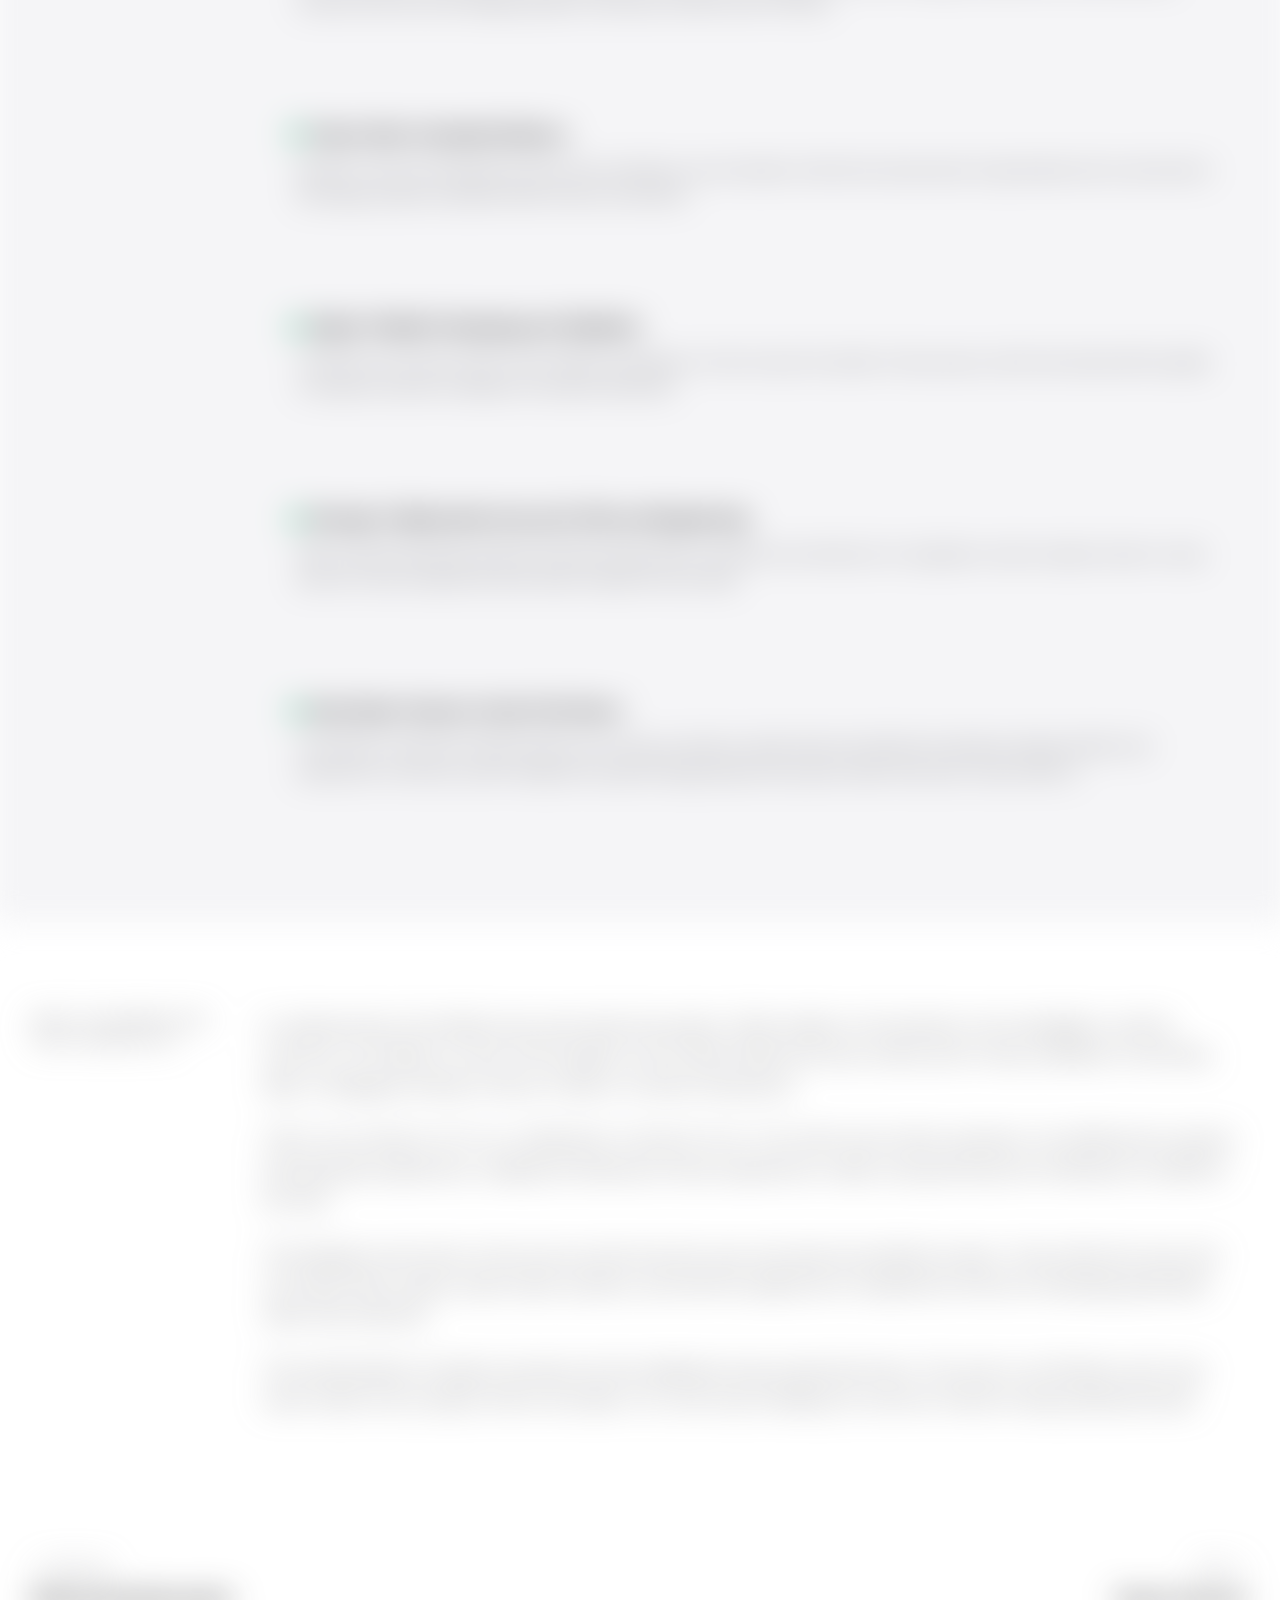
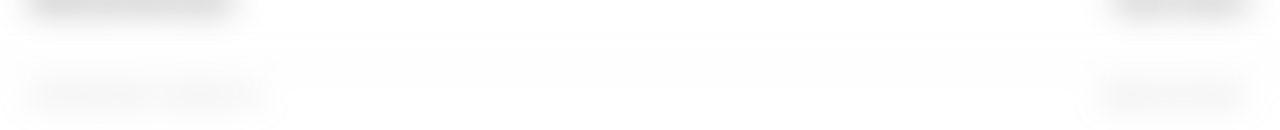
<file: case-studies/ai-transformation.html>
<!DOCTYPE html>
<html lang="en">
<head>
  <meta charset="UTF-8">
  <meta name="viewport" content="width=device-width, initial-scale=1.0">
  <meta name="theme-color" content="#ffffff">
  <title>AI Transformation for UX - Paul White</title>
  <link rel="preconnect" href="https://fonts.googleapis.com">
  <link rel="preconnect" href="https://fonts.gstatic.com" crossorigin>
  <link href="https://fonts.googleapis.com/css2?family=Inter:ital,opsz,wght@0,14..32,300;0,14..32,400;0,14..32,500;0,14..32,600;0,14..32,700;0,14..32,800;0,14..32,900;1,14..32,400&display=swap" rel="stylesheet">
  <link rel="stylesheet" href="../css/styles.css?v=password-gate-31">
  <link rel="stylesheet" href="../css/case-study.css">
</head>
<body data-theme="dark" class="nav-avatar-static">
  <div class="progress-bar" id="progressBar"></div>

    <nav class="nav" id="nav">
    <div class="nav-inner">
            <a href="../index.html" class="nav-logo">
        <span class="nav-avatar" aria-hidden="true">
          <img src="../images/paul-photo.png" alt="">
        </span>
        <span class="nav-logo-text">Paul White</span>
      </a>
      <div class="nav-links" id="navLinks">
        <a href="../index.html#about">About</a>
        <a href="../index.html#work">Work</a>
        <a href="../index.html#experience">Experience</a>
        <a href="../index.html#contact">Contact</a>
      </div>
      <div class="nav-actions">
        <a href="mailto:paul_j_white@me.com" class="nav-cta">Get in touch</a>
        <button class="theme-toggle" id="themeToggle" type="button" aria-label="Switch to light mode" aria-pressed="false">
          <span class="theme-toggle-icon theme-toggle-icon-sun" aria-hidden="true">
            <svg viewBox="0 0 24 24" focusable="false">
              <circle cx="12" cy="12" r="4.5"></circle>
              <path d="M12 2.75v2.5M12 18.75v2.5M21.25 12h-2.5M5.25 12H2.75M18.54 5.46l-1.77 1.77M7.23 16.77l-1.77 1.77M18.54 18.54l-1.77-1.77M7.23 7.23 5.46 5.46"></path>
            </svg>
          </span>
          <span class="theme-toggle-icon theme-toggle-icon-moon" aria-hidden="true">
            <svg viewBox="0 0 24 24" focusable="false">
              <path d="M20.2 14.2A8.5 8.5 0 0 1 9.8 3.8a8.8 8.8 0 1 0 10.4 10.4Z"></path>
            </svg>
          </span>
        </button>
        <button class="menu-toggle" id="menuToggle" type="button" aria-label="Open navigation menu" aria-expanded="false" aria-controls="navLinks">
          <span></span>
          <span></span>
          <span></span>
        </button>
      </div>
    </div>
  </nav>

  <!-- Hero -->
  <div class="cs-hero">
    <a href="../index.html#work" class="cs-back">&larr; Work</a>
    <span class="cs-label">Case Study &middot; 01 / 09</span>
    <h1 class="cs-title">AI Transformation for UX</h1>
    <p class="cs-subtitle">Leading the shift from traditional UX delivery to an AI-first operating model across a complex cybersecurity platform.</p>
    <div class="cs-meta">
      <div class="cs-meta-item"><span>Role</span><strong>Senior Manager, Global Platform UX &amp; Design</strong></div>
      <div class="cs-meta-item"><span>Focus</span><strong>Operating model, team capability, AI-first workflows</strong></div>
      <div class="cs-meta-item"><span>Tools</span><strong>Claude, Cursor, Figma Make, ChatGPT</strong></div>
      <div class="cs-meta-item"><span>Timeline</span><strong>Ongoing transformation</strong></div>
    </div>
  </div>

  <!-- Cover image -->
  <div class="cs-cover cs-cover--ai-transformation">
    <img src="../images/case-07-ai-transformation.png" alt="AI Transformation desktop scene showing Cursor, Codex and Claude Code open on a Mac">
  </div>

  <!-- Overview -->
  <section class="cs-section">
    <div class="cs-container">
      <div class="cs-two-col">
        <div class="cs-col-label"><h2>Overview</h2></div>
        <div class="cs-col-content">
          <p>Over the past year I have led a deliberate transformation of how UX is practised across Sophos Central, our global cybersecurity platform. The ambition was not to bolt AI onto the existing workflow, but to rebuild the workflow around AI from the ground up.</p>
          <p>The team has moved from producing pixel-perfect screens in Figma to orchestrating systems, patterns, and outcomes with AI as a core design partner. Designers now work upstream of the UI, shaping intent and governance, while AI accelerates the production work that once consumed most of our capacity.</p>
          <p>This is a story about mindset and operating model, not tools. It is about how a mature UX organisation chose to lead the change rather than be reshaped by it.</p>
        </div>
      </div>
    </div>
  </section>

  <!-- The Challenge -->
  <section class="cs-section cs-section--alt">
    <div class="cs-container">
      <div class="cs-two-col">
        <div class="cs-col-label"><h2>The Challenge</h2></div>
        <div class="cs-col-content">
          <p>Sophos Central is a deep, multi-product platform covering endpoint, XDR, and Security Operations. Our UX workflow had been built for a different era of SaaS delivery, and the constraints were becoming difficult to ignore.</p>
          <div class="cs-problems">
            <div class="cs-problem">
              <h4>A Figma-Heavy Delivery Model</h4>
              <p>Most UX work flowed through high-fidelity Figma mock-ups. Designers were the sole creators of UI, and every screen had to be hand-crafted before engineering could begin.</p>
            </div>
            <div class="cs-problem">
              <h4>Design as a Bottleneck</h4>
              <p>Product ambition consistently outpaced design capacity. Roadmaps were gated on pixel production, and the team spent more time executing than thinking about outcomes.</p>
            </div>
            <div class="cs-problem">
              <h4>Scaling Across Complexity</h4>
              <p>XDR and Security Operations introduced dense, analyst-grade workflows. Keeping experiences consistent across a growing platform, with a fixed team, was not sustainable.</p>
            </div>
            <div class="cs-problem">
              <h4>Two Design Languages in Flight</h4>
              <p>The evolution of the Sophos design system alongside the Luna direction meant designers were reconciling two visual languages while still shipping daily product work.</p>
            </div>
          </div>
        </div>
      </div>
    </div>
  </section>

  <!-- The Turning Point -->
  <section class="cs-section">
    <div class="cs-container">
      <div class="cs-two-col">
        <div class="cs-col-label"><h2>The Turning Point</h2></div>
        <div class="cs-col-content">
          <p>Several forces arrived at the same time, and together they created a genuine strategic inflection point for the practice.</p>

          <h3>A Step Change in AI Capability</h3>
          <p>Claude, Cursor, and Figma Make matured quickly from novelty into tools that could credibly generate flows, layouts, and code-ready UI. The quality bar had shifted far enough that ignoring it would have been a leadership failure, not a virtue.</p>

          <h3>Pressure to Move Faster Without Growing</h3>
          <p>Product expectations kept rising while team size stayed flat. The only honest answer was a different operating model, not another push for overtime or another recruitment round.</p>

          <h3>Increasing Product Complexity</h3>
          <p>XDR and Security Operations brought workflows that were data-dense, investigation-led, and highly domain-specific. They needed more systems thinking and less screen-by-screen invention.</p>

          <h3>A Moment to Consolidate the Design Language</h3>
          <p>The move toward Luna gave us a natural opportunity to rebuild delivery around a stronger, more componentised foundation, and to treat AI generation and design system adoption as a single programme of change rather than two separate efforts.</p>

          <p>The decision was to lead the shift intentionally, set the direction for the team, and treat AI as a capability to be designed into the practice, not a trend to be reacted to.</p>
        </div>
      </div>
    </div>
  </section>

  <!-- The Transformation -->
  <section class="cs-section cs-section--alt">
    <div class="cs-container">
      <div class="cs-two-col">
        <div class="cs-col-label"><h2>The Transformation</h2></div>
        <div class="cs-col-content">
          <p>The core move was a change in mindset. UX stopped starting in Figma and started starting with intent, guided through AI, and resolved against the design system. That single reordering of the workflow changed almost everything downstream.</p>

          <h3>AI as a Design Partner, Not a Tool</h3>
          <p>We reframed AI from something designers occasionally reached for into a standing partner in the work. It sits at the beginning of the process, not the end. Briefs are written to it, critiqued with it, and refined through it before any pixel is drawn.</p>

          <h3>Prompt Quality as a Design Skill</h3>
          <p>The quality of the output now depends on the quality of the brief. I introduced prompt quality as a core competency for the team, sitting alongside interaction design and systems thinking. A vague prompt produces a vague interface, and designers are accountable for both.</p>

          <h3>Prompt Hygiene as a Discipline</h3>
          <p>We introduced &ldquo;prompt hygiene&rdquo; as a shared discipline, covering how we structure intent, cite the design system, constrain outputs, and record what worked. It gives the team a common language for a new craft and stops AI work from becoming private experimentation.</p>

          <h3>Designers as Orchestrators of Systems</h3>
          <p>The role of the designer shifted from creator of every screen to orchestrator of patterns, flows, and outcomes. The craft now sits in defining the system, curating the components, and judging what is good, not in redrawing the same UI for the hundredth time.</p>

          <h3>Building the Team&rsquo;s Capability</h3>
          <p>I led hands-on enablement across the team, covering Cursor for AI-assisted development, structured prompting, and the use of AI to generate flows, layouts, and code-ready UI against our components. The focus was on real work, not demos.</p>

          <h3>Redefining Who Creates UI</h3>
          <p>With the design system and AI working together, low-complexity UI creation is no longer exclusive to designers. PMs can now assemble straightforward screens from approved components, with AI doing the heavy lifting, freeing designers to focus on the harder, system-level problems.</p>

          <h3>Governance That Protects Quality</h3>
          <p>Opening up production needed a clear governance model. UX retains sign-off on quality, accessibility, and platform consistency, and every AI-generated output must align with the design system. The aim is not gatekeeping, it is protecting the bar while letting more people contribute.</p>
        </div>
      </div>
    </div>
  </section>

  <!-- The New UX Operating Model -->
  <section class="cs-section">
    <div class="cs-container">
      <div class="cs-two-col">
        <div class="cs-col-label"><h2>The New UX Operating Model</h2></div>
        <div class="cs-col-content">
          <p>The new workflow is deliberately ordered. Intent leads, AI accelerates, the design system constrains, and UX judgement resolves. Production is no longer the slowest part of the process.</p>

          <h3>A Redesigned Workflow</h3>
          <div class="cs-tiers">
            <div class="cs-tier">
              <div class="cs-tier-label">Step 01</div>
              <h4>Start with Intent</h4>
              <p>Frame the problem, the user outcome, and the success criteria before anything visual is produced.</p>
            </div>
            <div class="cs-tier">
              <div class="cs-tier-label">Step 02</div>
              <h4>Generate with AI</h4>
              <p>Use AI to rapidly produce concepts, flows, and layout options, widening the solution space in hours, not weeks.</p>
            </div>
            <div class="cs-tier">
              <div class="cs-tier-label">Step 03</div>
              <h4>Constrain to the System</h4>
              <p>Apply design system components, patterns, and tokens so outputs are consistent, accessible, and buildable.</p>
            </div>
            <div class="cs-tier">
              <div class="cs-tier-label">Step 04</div>
              <h4>Refine with Judgement</h4>
              <p>Designers critique, edit, and resolve the work, bringing domain understanding and interaction craft to bear.</p>
            </div>
            <div class="cs-tier">
              <div class="cs-tier-label">Step 05</div>
              <h4>Produce Code-Ready UI</h4>
              <p>Ship higher-fidelity, closer-to-code outputs, shortening the distance between design intent and engineering reality.</p>
            </div>
            <div class="cs-tier">
              <div class="cs-tier-label">Step 06</div>
              <h4>Test Faster with Users</h4>
              <p>Validate richer prototypes with real users earlier in the cycle, so we learn from behaviour, not just opinion.</p>
            </div>
          </div>

          <h3>Enablers Built Along the Way</h3>
          <p>To make the new workflow practical at scale, we have been building light-touch internal tools that reinforce the operating model rather than replace it.</p>

          <h4>Page Composer</h4>
          <p>An internal utility for assembling UI from pre-built, approved components, so PMs and designers can move from intent to a usable layout in minutes without stepping outside the system.</p>

          <h4>Design System Compliance Checker</h4>
          <p>A lightweight browser extension that inspects in-product UI against design system rules, giving fast, objective feedback on consistency and surfacing drift before it compounds.</p>

          <p>These tools are enablers, not the story. They exist to make the new way of working obvious and easy, and to keep quality high as more people contribute to the UI.</p>
        </div>
      </div>
    </div>
  </section>

  <!-- Impact -->
  <section class="cs-section cs-section--alt">
    <div class="cs-container">
      <div class="cs-two-col">
        <div class="cs-col-label"><h2>Impact</h2></div>
        <div class="cs-col-content">
          <div class="cs-results">
            <div class="cs-result">
              <h4>From Bottleneck to Enablement</h4>
              <p>UX has shifted from being the rate-limiting step in delivery to an enablement function. Designers spend less time producing screens and more time shaping systems, outcomes, and the work of others.</p>
            </div>
            <div class="cs-result">
              <h4>Faster, More Consistent Delivery</h4>
              <p>Iteration cycles are materially shorter, and consistency across Sophos Central has improved as AI-generated work is anchored to the design system by default rather than by convention.</p>
            </div>
            <div class="cs-result">
              <h4>Higher-Fidelity Prototyping and Validation</h4>
              <p>The team can now put richer, more realistic prototypes in front of users far earlier in the process, which has improved the quality of research and the confidence of product decisions.</p>
            </div>
            <div class="cs-result">
              <h4>Stronger Collaboration Across UX, PM, and Engineering</h4>
              <p>With a shared operating model and shared tooling, PMs contribute more directly to UI, engineers receive outputs closer to code, and UX is free to lead at the level where it adds the most value.</p>
            </div>
            <div class="cs-result">
              <h4>Early Steps Toward a Code-First Future</h4>
              <p>AI-assisted, component-based outputs are moving us toward a model where the distinction between design artefact and production UI narrows, and UX shapes the system that generates the product rather than each screen within it.</p>
            </div>
          </div>
        </div>
      </div>
    </div>
  </section>

  <!-- What This Means for the Future of UX -->
  <section class="cs-section">
    <div class="cs-container">
      <div class="cs-two-col">
        <div class="cs-col-label"><h2>What This Means for the Future of UX</h2></div>
        <div class="cs-col-content">
          <p>In cybersecurity, the interface has never been the product. What matters is the decision, the investigation, and the outcome. As AI takes on more of the analysis, the UI itself will become less central, and in many workflows it will shrink, fade, or disappear entirely in favour of direct, AI-driven interactions.</p>
          <p>That is not a threat to UX. It is a clarification of what UX is for. The craft moves further upstream, into defining the systems that generate experiences, shaping the behaviours those experiences create, and governing how AI behaves on behalf of the user.</p>
          <p>The designers who thrive in this next era will not be the ones who draw the prettiest screens. They will be the ones who can frame intent clearly, reason about systems, and hold the quality bar for experiences that are increasingly generated rather than authored.</p>
          <p>The transformation at Sophos has been the first deliberate step toward that future. The work is not finished, and it was never meant to be a project with an end date. It is a new way of leading UX, and one I intend to keep pushing forward.</p>
        </div>
      </div>
    </div>
  </section>

  <!-- Case nav -->
  <nav class="cs-nav">
    <a href="meaningful-data.html" class="cs-nav-item">
      <span class="cs-nav-dir">&larr; Previous</span>
      <span class="cs-nav-title">Making Data Meaningful</span>
    </a>
    <a href="page-composer.html" class="cs-nav-item">
      <span class="cs-nav-dir">Next &rarr;</span>
      <span class="cs-nav-title">Page Composer</span>
    </a>
  </nav>

  <footer class="footer">
    <div class="footer-inner">
      <span>&copy; 2026 Paul White &middot; Oxfordshire, UK</span>
      <span class="footer-tag">Designed with intention.</span>
    </div>
  </footer>

  <script src="../js/main.js?v=password-gate-31"></script>
</body>
</html>
</file>
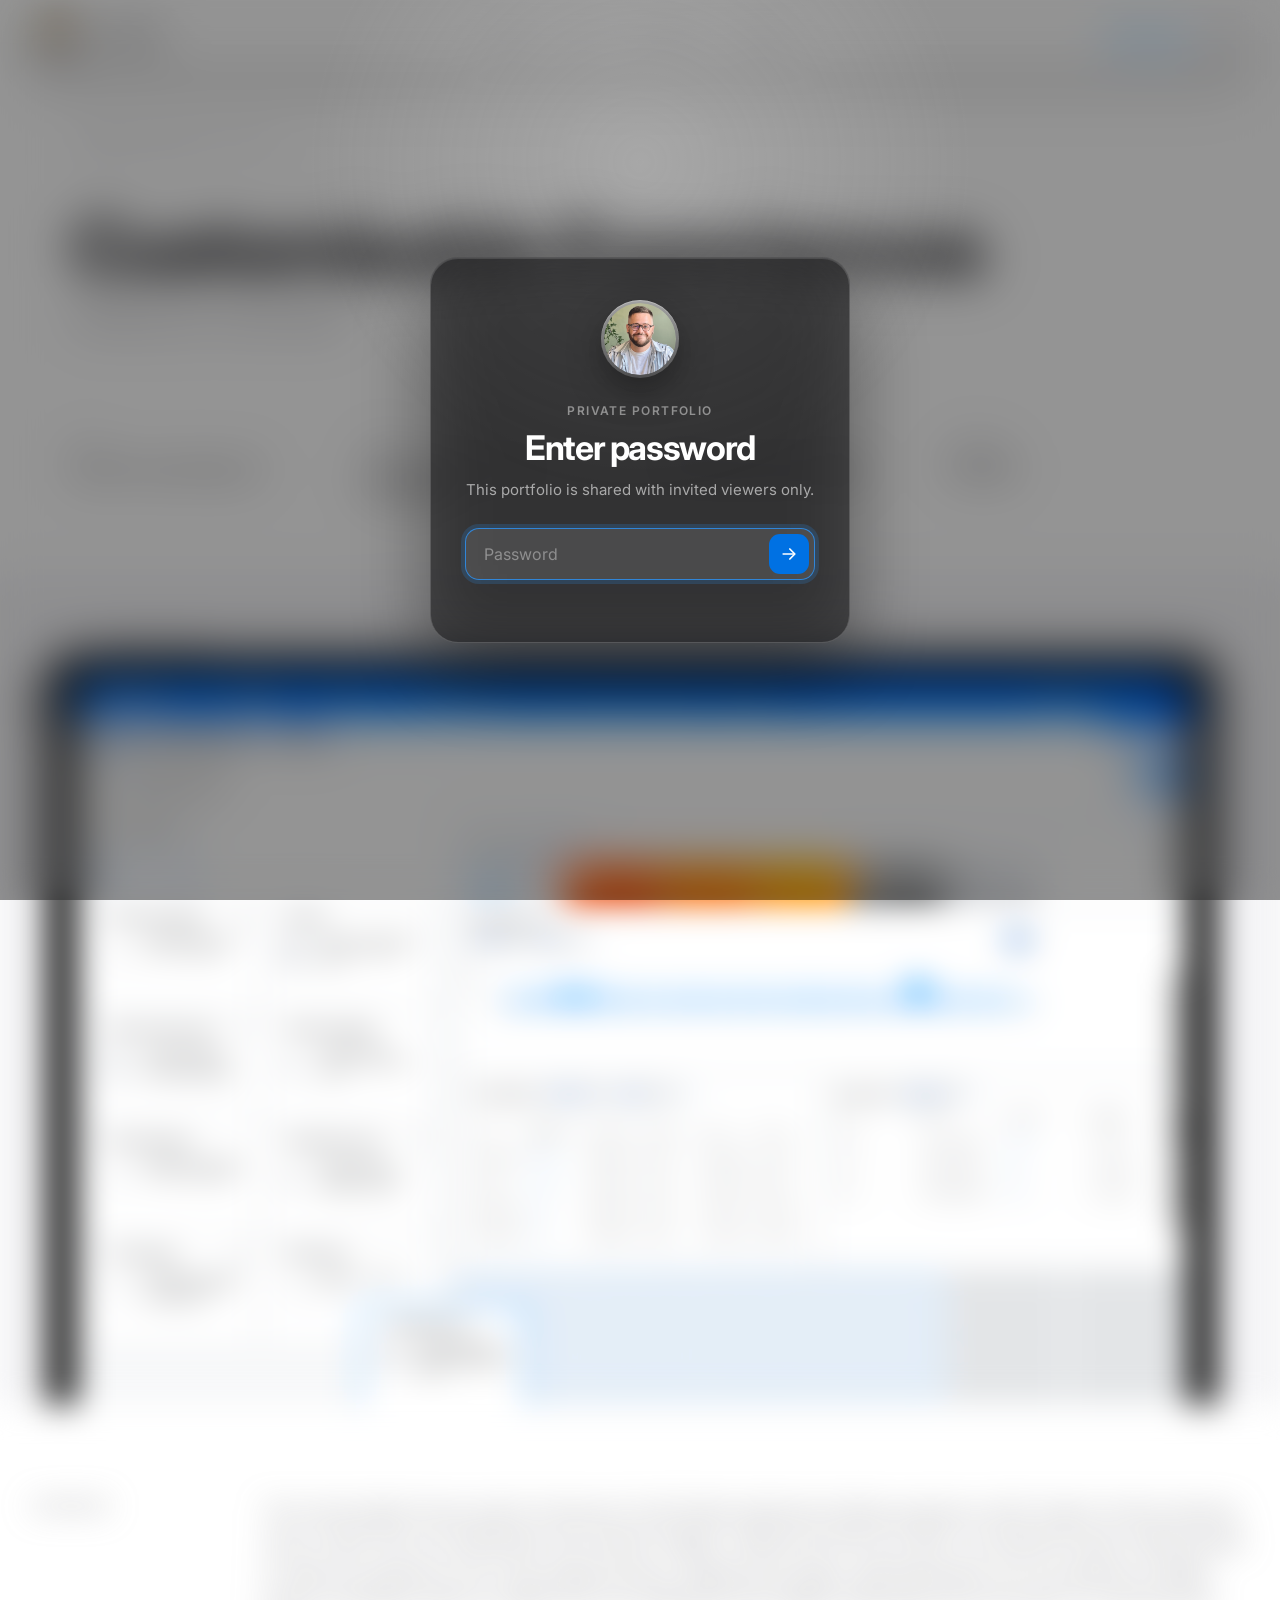
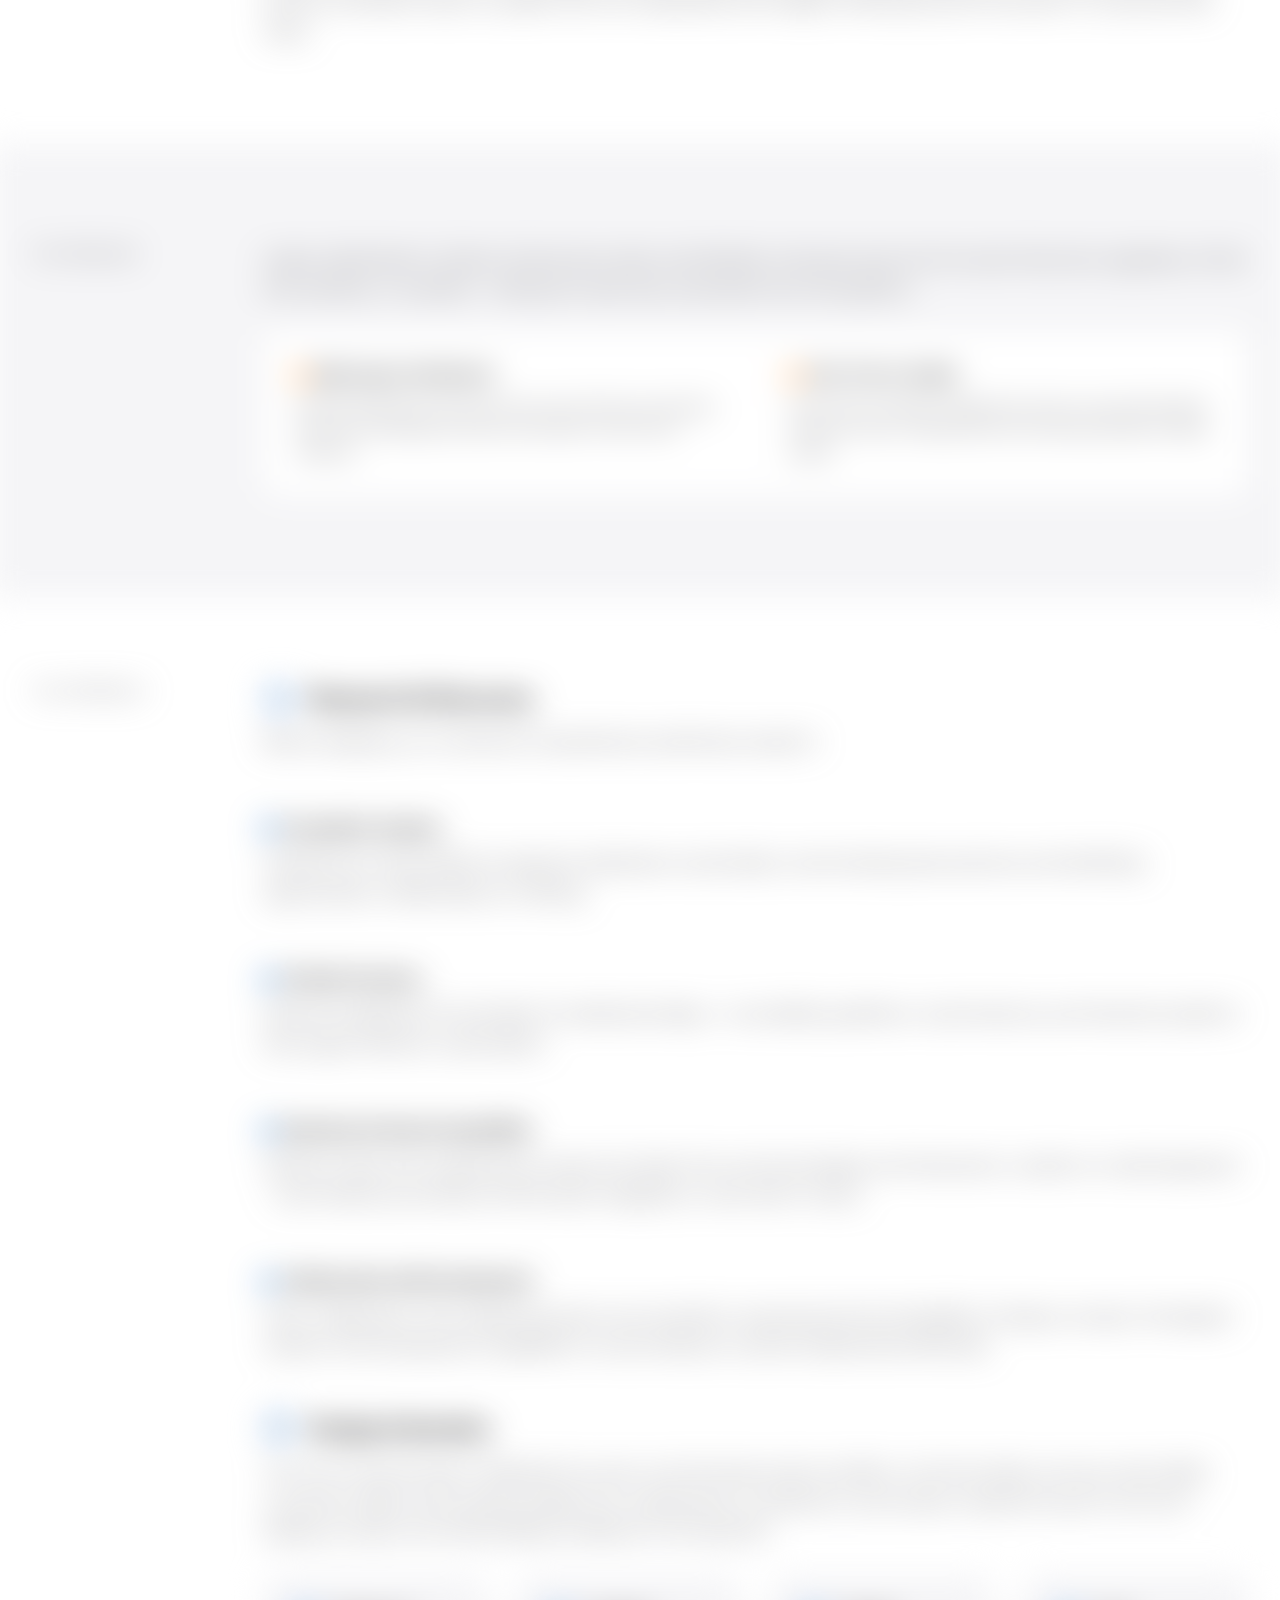
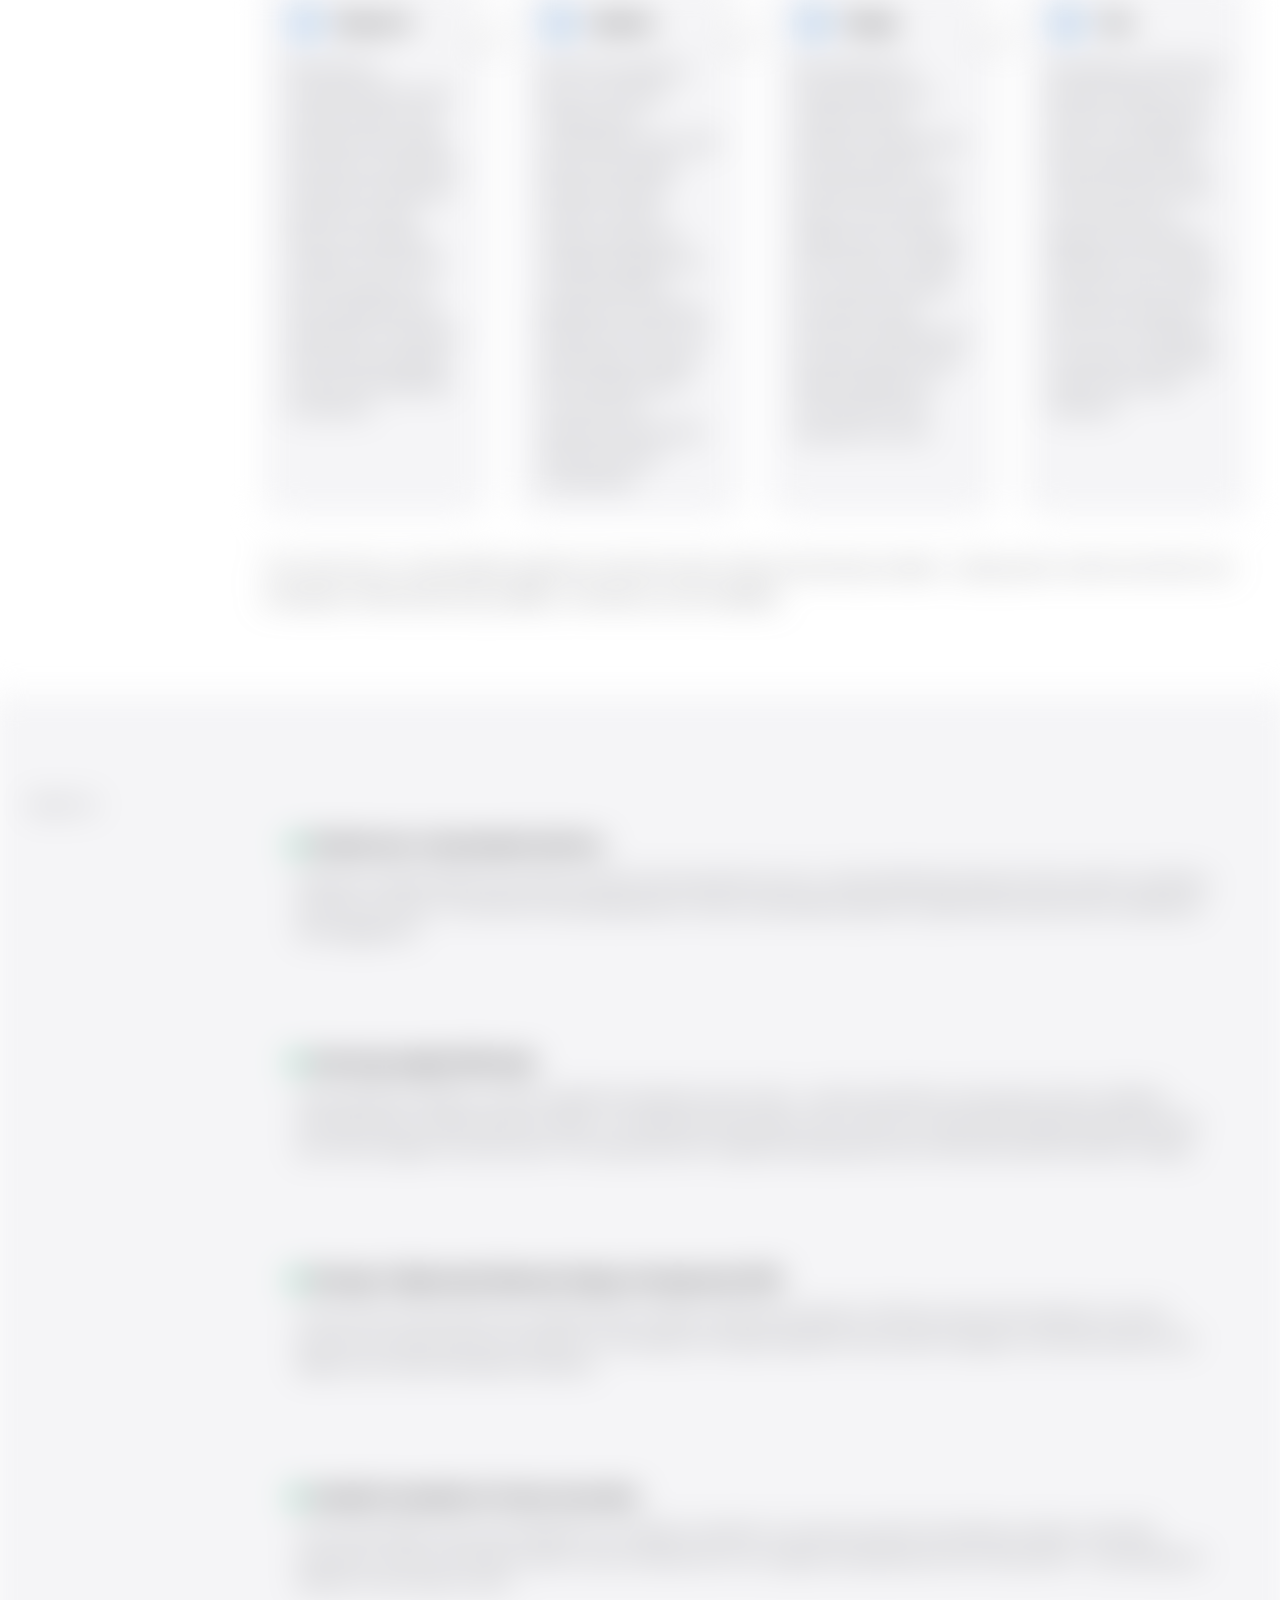
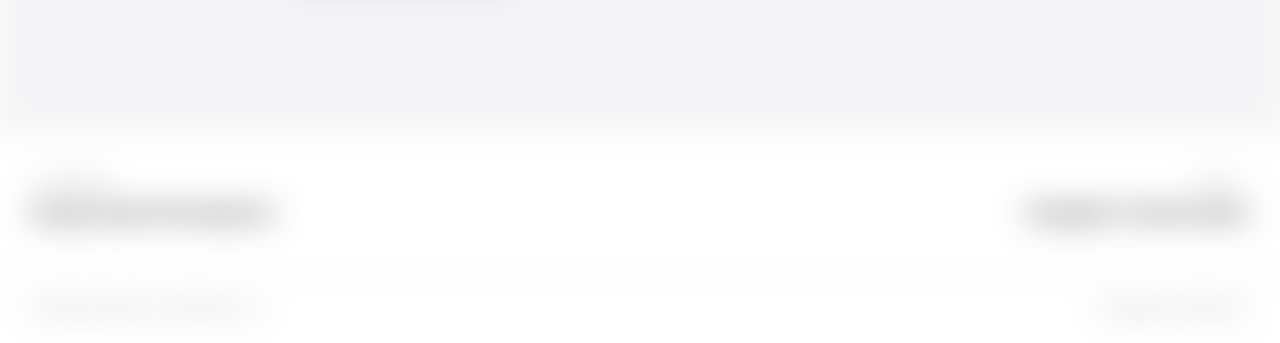
<file: case-studies/custom-dashboards.html>
<!DOCTYPE html>
<html lang="en">
<head>
  <meta charset="UTF-8">
  <meta name="viewport" content="width=device-width, initial-scale=1.0">
  <meta name="theme-color" content="#ffffff">
  <title>Customisable Experiences - Paul White</title>
  <link rel="preconnect" href="https://fonts.googleapis.com">
  <link rel="preconnect" href="https://fonts.gstatic.com" crossorigin>
  <link href="https://fonts.googleapis.com/css2?family=Inter:ital,opsz,wght@0,14..32,300;0,14..32,400;0,14..32,500;0,14..32,600;0,14..32,700;0,14..32,800;0,14..32,900;1,14..32,400&display=swap" rel="stylesheet">
  <link rel="stylesheet" href="../css/styles.css?v=password-gate-31">
  <link rel="stylesheet" href="../css/case-study.css">
</head>
<body data-theme="dark" class="nav-avatar-static">
  <div class="progress-bar" id="progressBar"></div>

    <nav class="nav" id="nav">
    <div class="nav-inner">
            <a href="../index.html" class="nav-logo">
        <span class="nav-avatar" aria-hidden="true">
          <img src="../images/paul-photo.png" alt="">
        </span>
        <span class="nav-logo-text">Paul White</span>
      </a>
      <div class="nav-links" id="navLinks">
        <a href="../index.html#about">About</a>
        <a href="../index.html#work">Work</a>
        <a href="../index.html#experience">Experience</a>
        <a href="../index.html#contact">Contact</a>
      </div>
      <div class="nav-actions">
        <a href="mailto:paul_j_white@me.com" class="nav-cta">Get in touch</a>
        <button class="theme-toggle" id="themeToggle" type="button" aria-label="Switch to light mode" aria-pressed="false">
          <span class="theme-toggle-icon theme-toggle-icon-sun" aria-hidden="true">
            <svg viewBox="0 0 24 24" focusable="false">
              <circle cx="12" cy="12" r="4.5"></circle>
              <path d="M12 2.75v2.5M12 18.75v2.5M21.25 12h-2.5M5.25 12H2.75M18.54 5.46l-1.77 1.77M7.23 16.77l-1.77 1.77M18.54 18.54l-1.77-1.77M7.23 7.23 5.46 5.46"></path>
            </svg>
          </span>
          <span class="theme-toggle-icon theme-toggle-icon-moon" aria-hidden="true">
            <svg viewBox="0 0 24 24" focusable="false">
              <path d="M20.2 14.2A8.5 8.5 0 0 1 9.8 3.8a8.8 8.8 0 1 0 10.4 10.4Z"></path>
            </svg>
          </span>
        </button>
        <button class="menu-toggle" id="menuToggle" type="button" aria-label="Open navigation menu" aria-expanded="false" aria-controls="navLinks">
          <span></span>
          <span></span>
          <span></span>
        </button>
      </div>
    </div>
  </nav>

  <!-- Hero -->
  <div class="cs-hero">
    <a href="../index.html#work" class="cs-back">&larr; Work</a>
    <span class="cs-label">Case Study &middot; 06 / 09</span>
    <h1 class="cs-title">Customisable Experiences</h1>
    <p class="cs-subtitle">Enabling user customisation</p>
    <div class="cs-meta">
      <div class="cs-meta-item"><span>Role</span><strong>Senior UX Lead &amp; Sign-off</strong></div>
      <div class="cs-meta-item"><span>Team</span><strong>3 UX Designers, 1 PM, 14 Developers</strong></div>
      <div class="cs-meta-item"><span>Tools</span><strong>Axure, Figma, Miro, Airtable</strong></div>
      <div class="cs-meta-item"><span>Timeline</span><strong>9 Months</strong></div>
    </div>
  </div>

  <!-- Cover image -->
  <div class="cs-cover cs-cover--dashboards">
    <img src="../images/case-03-custom-dashboards.png" alt="Customisable Experiences">
  </div>

  <!-- Overview -->
  <section class="cs-section">
    <div class="cs-container">
      <div class="cs-two-col">
        <div class="cs-col-label"><h2>Overview</h2></div>
        <div class="cs-col-content">
          <p>The Customisable Canvas project introduced a fully flexible dashboard-building experience within Sophos Central, allowing users to tailor their own dashboards with relevant widgets. Initially launched as an MVP, we iterated through multiple phases to refine the experience into a fully realised product. Replacing the legacy, rigid dashboards, this new approach enabled product and feature teams to publish their own dashboards and widgets while giving users the power to customise their views.</p>
        </div>
      </div>
    </div>
  </section>

  <!-- The Problem -->
  <section class="cs-section cs-section--alt">
    <div class="cs-container">
      <div class="cs-two-col">
        <div class="cs-col-label"><h2>The Problem</h2></div>
        <div class="cs-col-content">
          <p>Legacy dashboards in Sophos Central were static and inflexible, forcing all users into the same fixed view regardless of their role, priorities, or workflow - limiting the value they could derive from the platform.</p>
          <div class="cs-problems">
            <div class="cs-problem">
              <h4>Rigid Legacy Dashboards</h4>
              <p>Existing dashboards were fixed and one-size-fits-all, preventing users from prioritising the data most relevant to their role or workflow.</p>
            </div>
            <div class="cs-problem">
              <h4>Slow Time-to-Insight</h4>
              <p>Users had to navigate multiple fixed views to access information relevant to them, creating friction and reducing decision-making speed.</p>
            </div>
          </div>
        </div>
      </div>
    </div>
  </section>

  <!-- The Approach -->
  <section class="cs-section">
    <div class="cs-container">
      <div class="cs-two-col">
        <div class="cs-col-label"><h2>The Approach</h2></div>
        <div class="cs-col-content">

          <h3>Research &amp; Discovery</h3>
          <p>Before designing, we conducted comprehensive preliminary research:</p>

          <h4>Competitor Analysis</h4>
          <p>Analysed how other platforms approach dashboard customisation, benchmarking best practices and identifying opportunities to differentiate our offering.</p>

          <h4>UX Best Practices</h4>
          <p>Explored established UX principles for dashboard design - accessibility guidelines, visual hierarchy, and interaction patterns that support efficient customisation.</p>

          <h4>Exploring Technical Capabilities</h4>
          <p>Worked closely with engineering to assess the latest front-end technologies and frameworks. Landed on a hybrid approach - some features purchased via third-party integrations, some built in-house.</p>

          <h4>Collaboration with Development</h4>
          <p>Close collaboration with engineering teams was essential in assessing technical feasibility of design concepts. We aligned research with development capabilities to ensure features could be implemented efficiently.</p>

          <h3>Design &amp; Iteration</h3>
          <p>The work moved through a deliberate four-part cycle that kept product ambition, technical reality, and user value tightly connected. Rather than jumping straight from requirements to polished UI, each phase created the input for the next - helping us reduce risk while building confidence in the direction.</p>

          <div class="cs-process-flow">
            <div class="cs-process-step">
              <div class="cs-process-head">
                <div class="cs-process-label">01</div>
                <h4>Research</h4>
              </div>
              <p>We started by understanding how users currently worked, what information they needed most often, and where the existing fixed-dashboard experience created friction. This included competitor review, best-practice analysis, and close collaboration with engineering to understand the technical boundaries of what could realistically be delivered.</p>
            </div>
            <div class="cs-process-step">
              <div class="cs-process-head">
                <div class="cs-process-label">02</div>
                <h4>Ideation</h4>
              </div>
              <p>With that foundation in place, we explored multiple ways a customisable canvas could behave. We mapped possible interaction models for adding, moving, resizing, and configuring widgets, and compared different approaches to balancing flexibility with clarity. This stage helped us identify the core patterns that would make the experience feel powerful without becoming overwhelming.</p>
            </div>
            <div class="cs-process-step">
              <div class="cs-process-head">
                <div class="cs-process-label">03</div>
                <h4>Design</h4>
              </div>
              <p>We translated the strongest ideas into a coherent product experience, defining drag-and-drop behaviour, resizable layouts, widget states, and role-aware visibility rules. The design work focused on making the canvas feel modular and intuitive, while ensuring it still aligned with the wider Sophos Central design language and could support future expansion over time.</p>
            </div>
            <div class="cs-process-step">
              <div class="cs-process-head">
                <div class="cs-process-label">04</div>
                <h4>Test</h4>
              </div>
              <p>We released an MVP early, gathered feedback from real users, and iterated in phases. That feedback loop validated what was working, surfaced where users needed more guidance, and informed refinements to the overall interaction model. Testing ensured the experience was not only configurable in principle, but genuinely useful in day-to-day workflows.</p>
            </div>
          </div>

          <p>The result was a customisable experience that felt robust without becoming complex - giving users control over their own workspace while preserving usability, consistency, and scalability.</p>

        </div>
      </div>
    </div>
  </section>

  <!-- Results -->
  <section class="cs-section cs-section--alt">
    <div class="cs-container">
      <div class="cs-two-col">
        <div class="cs-col-label"><h2>Results</h2></div>
        <div class="cs-col-content">
          <div class="cs-results">
            <div class="cs-result">
              <h4>Flexible User-Customisable Interface</h4>
              <p>Delivered a highly flexible and intuitive interface that empowered users to create dashboards tailored to their specific workflows, priorities, and roles. This shift from fixed dashboards to a fully customisable experience significantly improved user satisfaction and engagement.</p>
            </div>
            <div class="cs-result">
              <h4>Surfacing Insights Efficiently</h4>
              <p>Users gained the ability to surface insights that mattered most to them - quickly and without unnecessary friction. Whether tracking threats, monitoring device status, or visualising licensing data, users could now create highly targeted dashboards that put critical insights front and centre. This reduced time-to-insight and empowered more informed, proactive decision-making.</p>
            </div>
            <div class="cs-result">
              <h4>Stronger Collaboration Between Design, Development &amp; PM</h4>
              <p>The success of the project was underpinned by a deeply collaborative approach. Working closely with engineers to ensure technical constraints were accounted for in the design, and regular alignment with product managers to prioritise features and balance user value with delivery timelines.</p>
            </div>
            <div class="cs-result">
              <h4>Scalable Foundation for Future Innovation</h4>
              <p>The Customisable Canvas was designed as a strategic foundation for long-term growth. By building a modular, extensible framework, product and feature teams could contribute their own widgets and dashboards with minimal effort - accelerating the delivery of new value to users.</p>
            </div>
          </div>
        </div>
      </div>
    </div>
  </section>

  <!-- Case nav -->
  <nav class="cs-nav">
    <a href="design-system.html" class="cs-nav-item">
      <span class="cs-nav-dir">&larr; Previous</span>
      <span class="cs-nav-title">Design System Development</span>
    </a>
    <a href="navigation.html" class="cs-nav-item">
      <span class="cs-nav-dir">Next &rarr;</span>
      <span class="cs-nav-title">Navigation Transformation</span>
    </a>
  </nav>

  <footer class="footer">
    <div class="footer-inner">
      <span>&copy; 2025 Paul White &middot; Oxfordshire, UK</span>
      <span class="footer-tag">Designed with intention.</span>
    </div>
  </footer>

  <script src="../js/main.js?v=password-gate-31"></script>
</body>
</html>
</file>
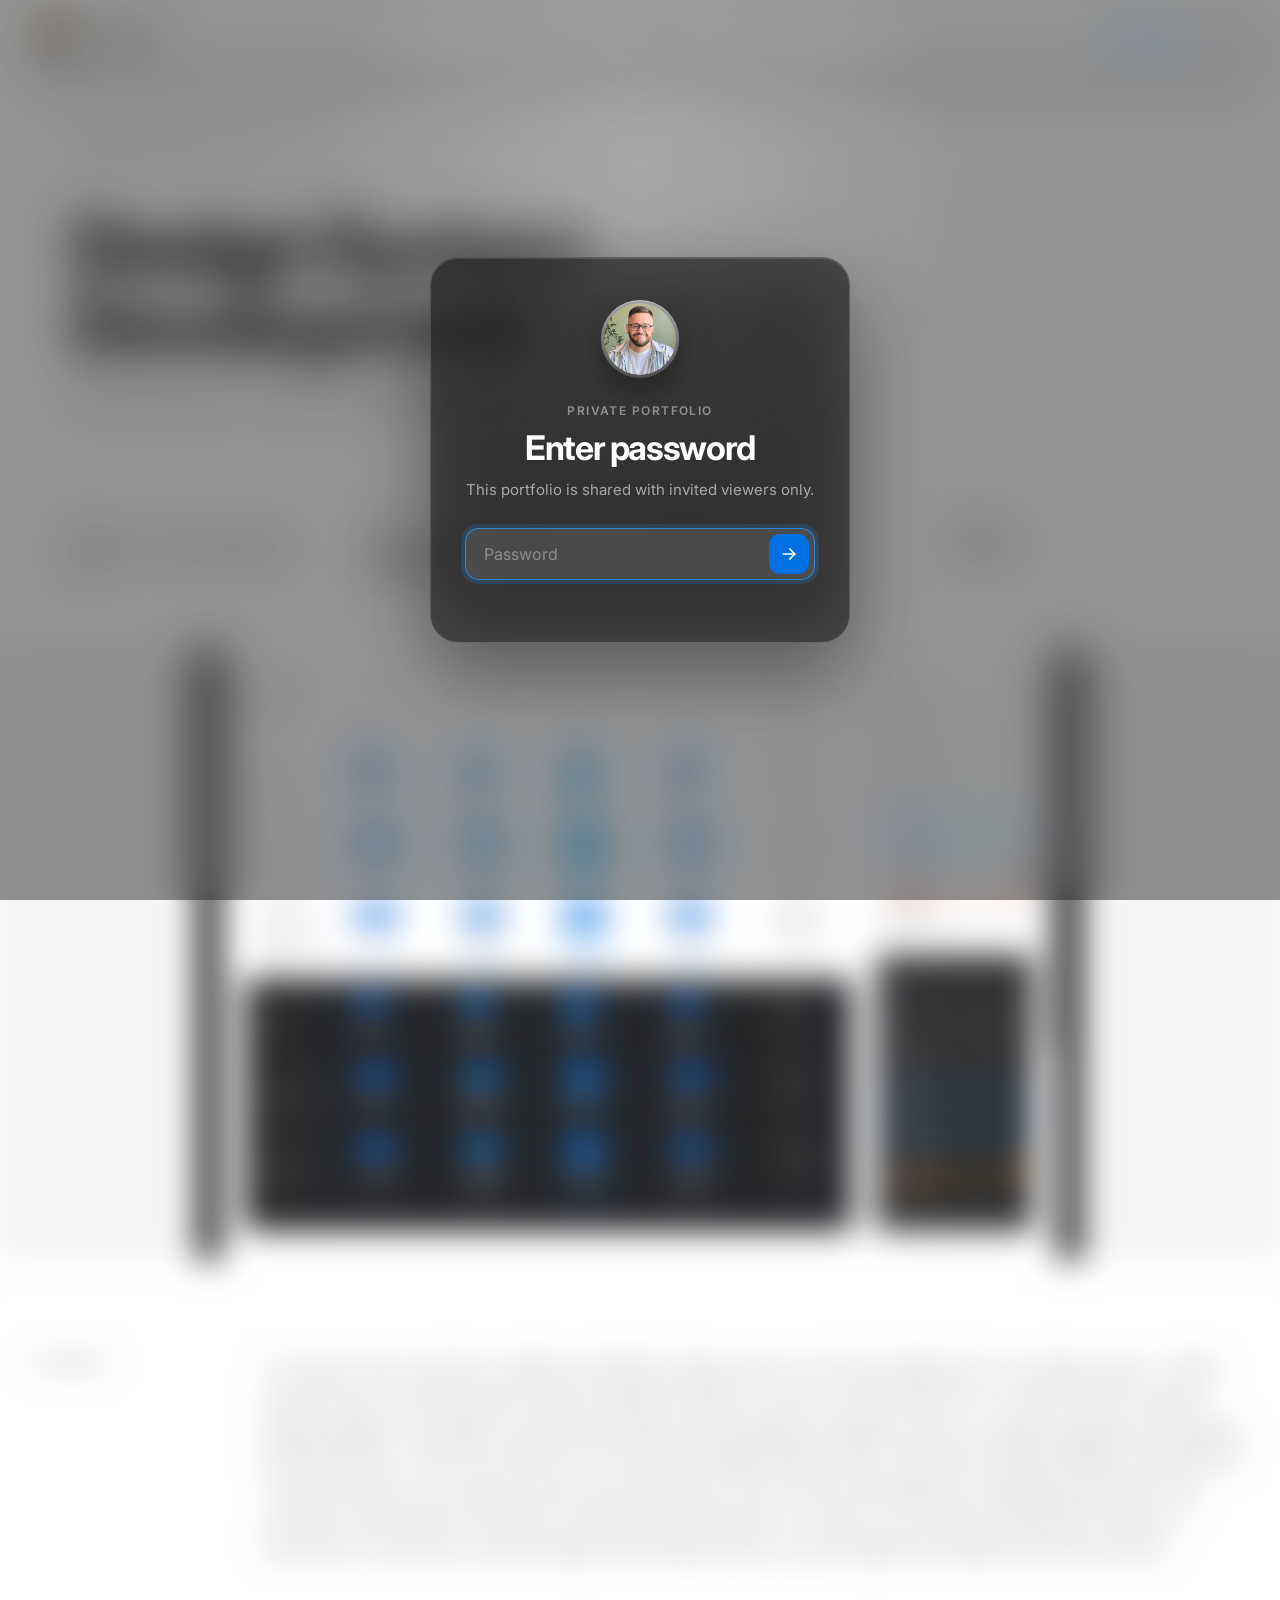
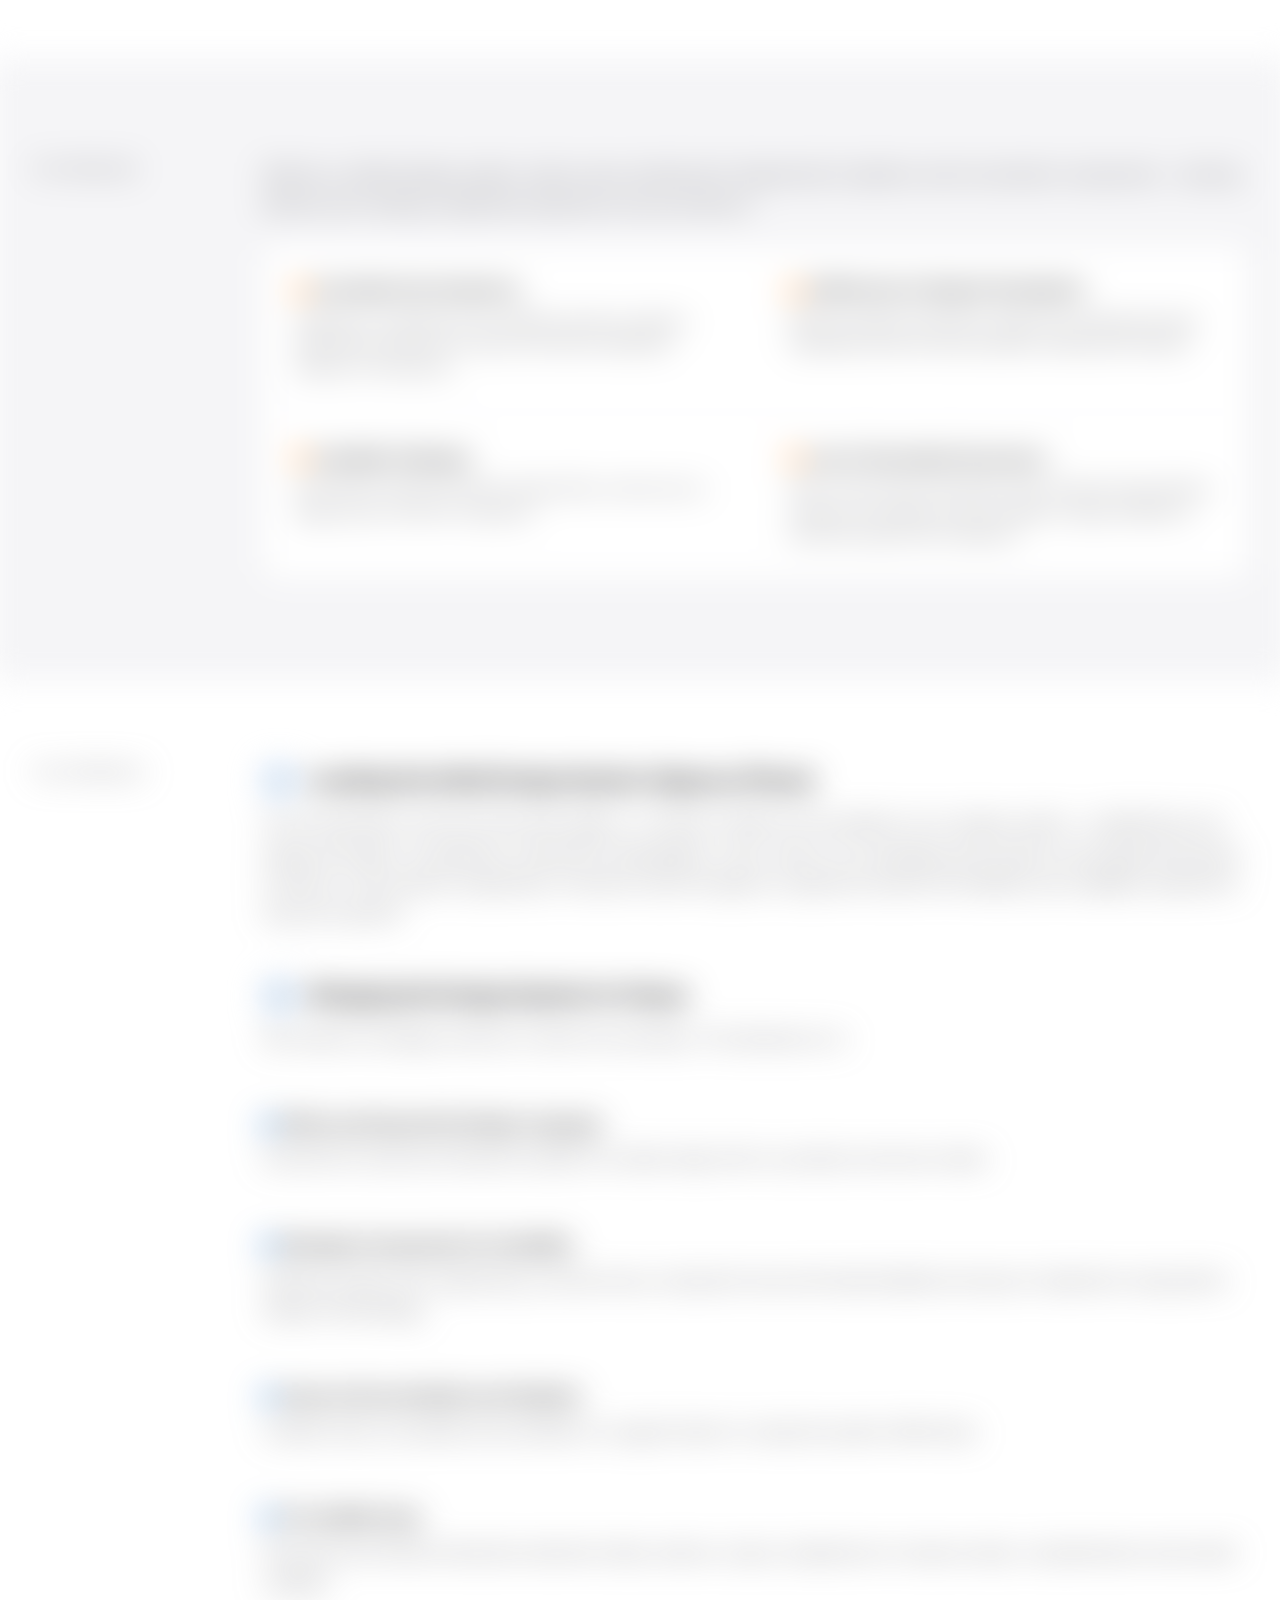
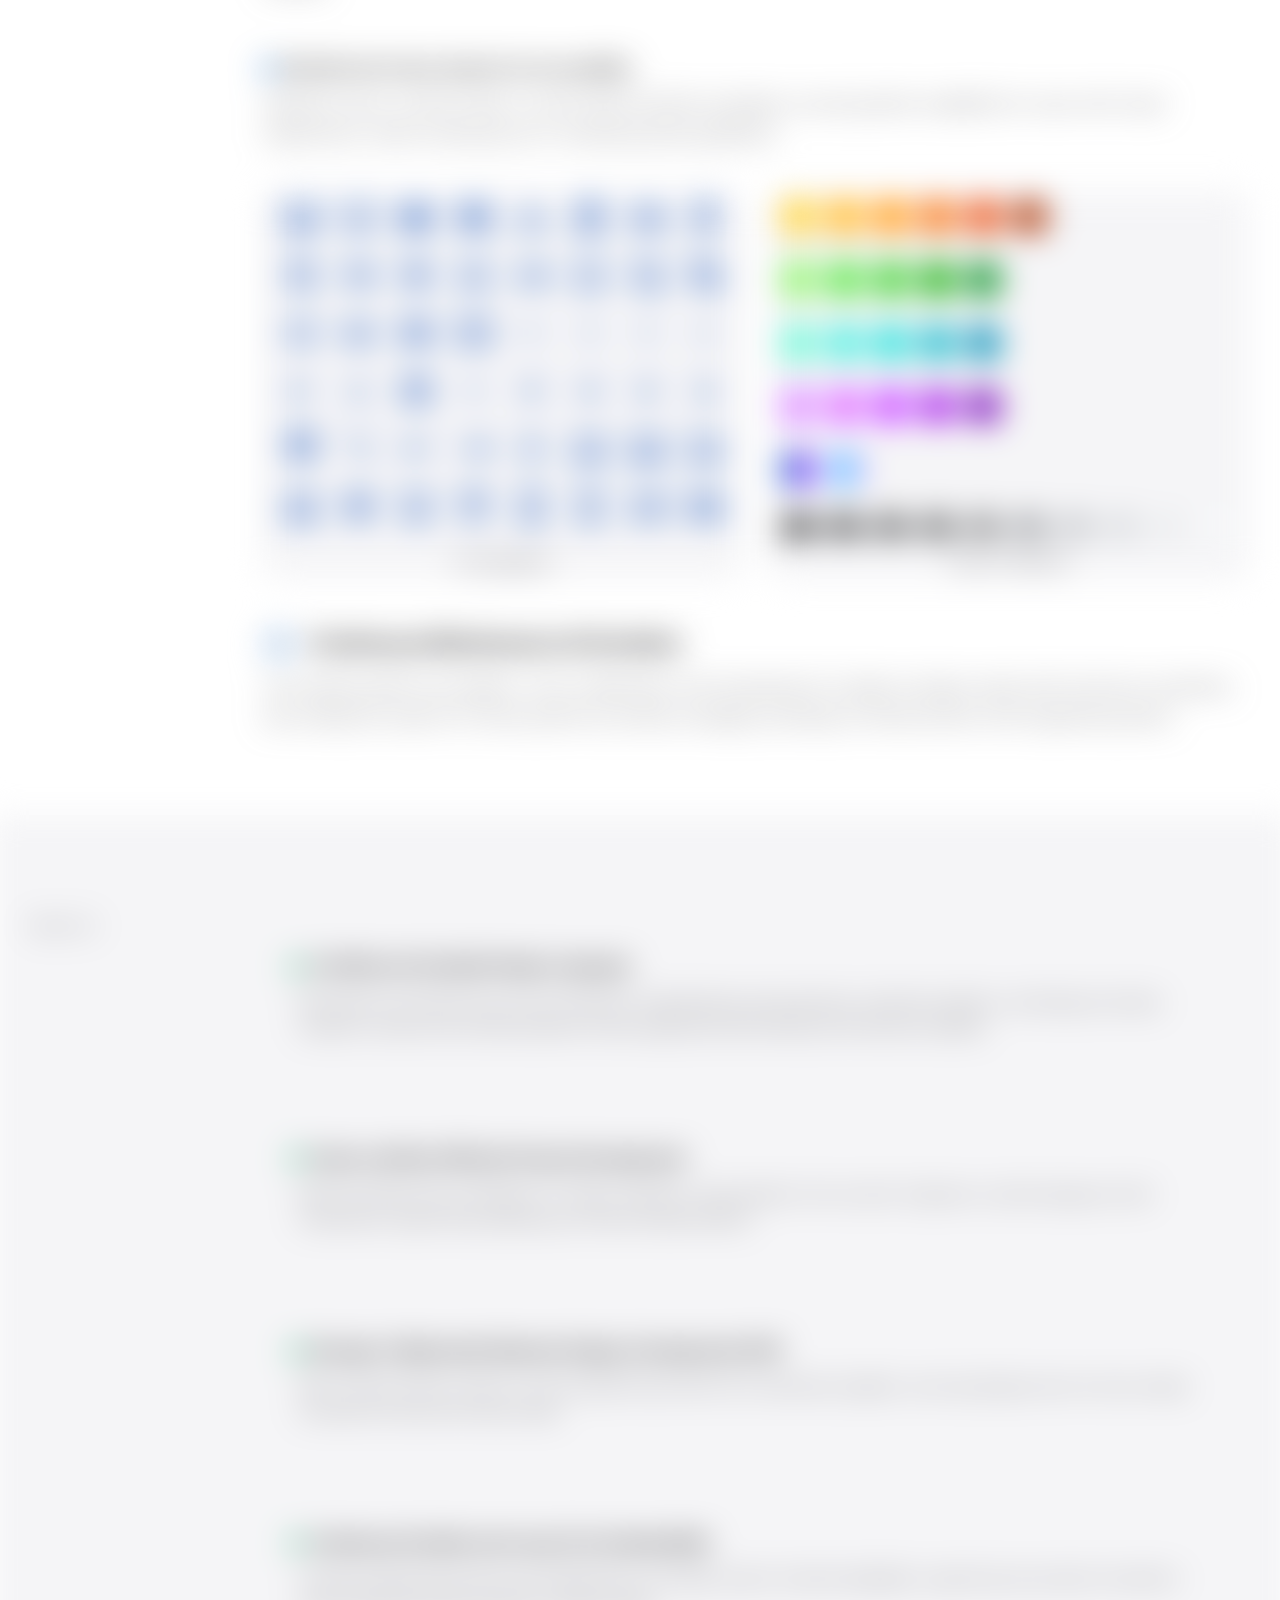
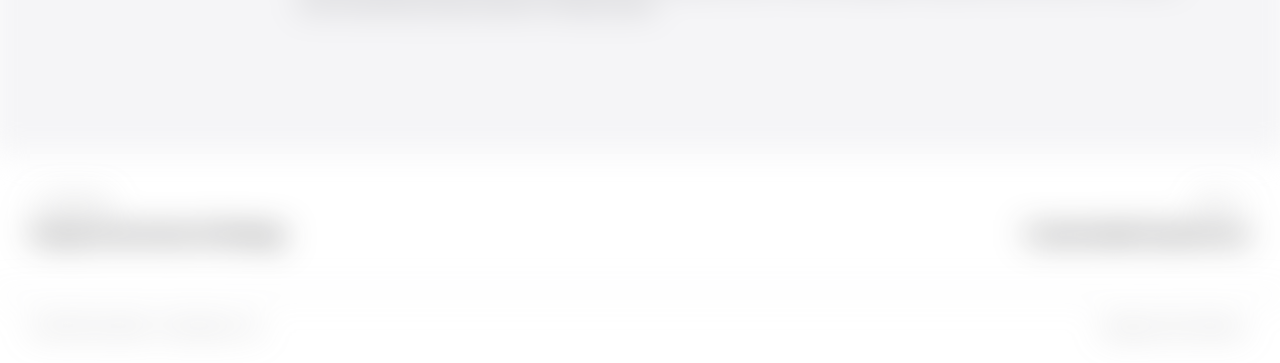
<file: case-studies/design-system.html>
<!DOCTYPE html>
<html lang="en">
<head>
  <meta charset="UTF-8">
  <meta name="viewport" content="width=device-width, initial-scale=1.0">
  <meta name="theme-color" content="#ffffff">
  <title>Design System Development - Paul White</title>
  <link rel="preconnect" href="https://fonts.googleapis.com">
  <link rel="preconnect" href="https://fonts.gstatic.com" crossorigin>
  <link href="https://fonts.googleapis.com/css2?family=Inter:ital,opsz,wght@0,14..32,300;0,14..32,400;0,14..32,500;0,14..32,600;0,14..32,700;0,14..32,800;0,14..32,900;1,14..32,400&display=swap" rel="stylesheet">
  <link rel="stylesheet" href="../css/styles.css?v=password-gate-31">
  <link rel="stylesheet" href="../css/case-study.css">
</head>
<body data-theme="dark" class="nav-avatar-static">
  <div class="progress-bar" id="progressBar"></div>

    <nav class="nav" id="nav">
    <div class="nav-inner">
            <a href="../index.html" class="nav-logo">
        <span class="nav-avatar" aria-hidden="true">
          <img src="../images/paul-photo.png" alt="">
        </span>
        <span class="nav-logo-text">Paul White</span>
      </a>
      <div class="nav-links" id="navLinks">
        <a href="../index.html#about">About</a>
        <a href="../index.html#work">Work</a>
        <a href="../index.html#experience">Experience</a>
        <a href="../index.html#contact">Contact</a>
      </div>
      <div class="nav-actions">
        <a href="mailto:paul_j_white@me.com" class="nav-cta">Get in touch</a>
        <button class="theme-toggle" id="themeToggle" type="button" aria-label="Switch to light mode" aria-pressed="false">
          <span class="theme-toggle-icon theme-toggle-icon-sun" aria-hidden="true">
            <svg viewBox="0 0 24 24" focusable="false">
              <circle cx="12" cy="12" r="4.5"></circle>
              <path d="M12 2.75v2.5M12 18.75v2.5M21.25 12h-2.5M5.25 12H2.75M18.54 5.46l-1.77 1.77M7.23 16.77l-1.77 1.77M18.54 18.54l-1.77-1.77M7.23 7.23 5.46 5.46"></path>
            </svg>
          </span>
          <span class="theme-toggle-icon theme-toggle-icon-moon" aria-hidden="true">
            <svg viewBox="0 0 24 24" focusable="false">
              <path d="M20.2 14.2A8.5 8.5 0 0 1 9.8 3.8a8.8 8.8 0 1 0 10.4 10.4Z"></path>
            </svg>
          </span>
        </button>
        <button class="menu-toggle" id="menuToggle" type="button" aria-label="Open navigation menu" aria-expanded="false" aria-controls="navLinks">
          <span></span>
          <span></span>
          <span></span>
        </button>
      </div>
    </div>
  </nav>

  <!-- Hero -->
  <div class="cs-hero">
    <a href="../index.html#work" class="cs-back">&larr; Work</a>
    <span class="cs-label">Case Study &middot; 05 / 09</span>
    <h1 class="cs-title">Design System Development</h1>
    <p class="cs-subtitle">Standardising UX, improving design efficiency</p>
    <div class="cs-meta">
      <div class="cs-meta-item"><span>Role</span><strong>Senior UX Lead &amp; Design Sign-off</strong></div>
      <div class="cs-meta-item"><span>Team</span><strong>4 UX Designers, 2 PMs, 14 Developers</strong></div>
      <div class="cs-meta-item"><span>Tools</span><strong>Figma, Airtable</strong></div>
      <div class="cs-meta-item"><span>Timeline</span><strong>9 Months</strong></div>
    </div>
  </div>

  <!-- Cover image -->
  <div class="cs-cover cs-cover--full-image">
    <img src="../images/case-02-design-system.png" alt="Design System Development">
  </div>

  <!-- Overview -->
  <section class="cs-section">
    <div class="cs-container">
      <div class="cs-two-col">
        <div class="cs-col-label"><h2>Overview</h2></div>
        <div class="cs-col-content">
          <p>To create a more consistent, scalable, and efficient design process, I led the development of our design system - initially working with a third-party agency before bringing the project in-house to better align with our needs. While the agency helped establish a foundation, the delivered system lacked flexibility and alignment with our design language and workflows. Recognising this, I drove the transition to an internally managed design system, refining the design language, expanding the component library, and working closely with engineering to ensure technical feasibility. By embedding governance and continuous improvement processes, the design system became a core part of our product development workflow. It improved UX consistency, reduced design and development time, and strengthened collaboration between teams.</p>
        </div>
      </div>
    </div>
  </section>

  <!-- The Problem -->
  <section class="cs-section cs-section--alt">
    <div class="cs-container">
      <div class="cs-two-col">
        <div class="cs-col-label"><h2>The Problem</h2></div>
        <div class="cs-col-content">
          <p>Without a unified design system, teams were working from fragmented UI patterns and inconsistent components - slowing delivery and creating a disjointed experience across products.</p>
          <div class="cs-problems">
            <div class="cs-problem">
              <h4>Inconsistent User Experience</h4>
              <p>Variations in UI elements across different products created a fragmented experience for users as the team transitioned between UI frameworks.</p>
            </div>
            <div class="cs-problem">
              <h4>Inefficiencies in Design &amp; Development</h4>
              <p>Without reusable components, design and development teams repeatedly solved the same problems, slowing down delivery.</p>
            </div>
            <div class="cs-problem">
              <h4>Scalability Challenges</h4>
              <p>New features required extensive design effort, as there was no single source of truth for UI patterns.</p>
            </div>
            <div class="cs-problem">
              <h4>Lack of Ownership &amp; Governance</h4>
              <p>With no clear internal ownership model, decisions about patterns, updates, and adoption were inconsistent, making it difficult to evolve the system with confidence.</p>
            </div>
          </div>
        </div>
      </div>
    </div>
  </section>

  <!-- The Approach -->
  <section class="cs-section">
    <div class="cs-container">
      <div class="cs-two-col">
        <div class="cs-col-label"><h2>The Approach</h2></div>
        <div class="cs-col-content">

          <h3>Leading the Initial Design System (Agency Phase)</h3>
          <p>As the lead liaison with the third-party agency, I worked to define the foundation of our design system - establishing core design principles, foundational components (typography, colour, basic UI), and aligning with product and engineering teams. However, as the project progressed, it became clear the agency's approach lacked the flexibility and scalability required for long-term growth.</p>

          <h3>Bringing the Design System In-House</h3>
          <p>We made the strategic decision to take full ownership. This allowed us to:</p>

          <h4>Refine and Expand the Design Language</h4>
          <p>Evolved the visual and interaction patterns to better align with our products and user needs.</p>

          <h4>Redesign Components for Scalability</h4>
          <p>Working closely with engineering, ensured every component was technically feasible and easy to implement using atomic design methodology.</p>

          <h4>Improve Documentation and Adoption</h4>
          <p>Created clear, accessible documentation to support teams in using the system effectively.</p>

          <h4>Fix Usability Gaps</h4>
          <p>Reviewed and refined interactive elements (tabs, buttons, inputs, dropdowns) to improve style, comprehension and overall usability.</p>

          <h4>Redefine the Colour System for Accessibility</h4>
          <p>Adjusted colour contrast ratios to meet WCAG AA/AAA standards, ensuring better readability for users with visual impairments, whilst remaining true to marketing brand guidelines.</p>

          <div class="cs-img-grid">
            <div class="cs-img cs-img--compact">
              <img src="../images/Iconography.png" alt="Iconography system">
              <p class="cs-img-caption">Iconography</p>
            </div>
            <div class="cs-img cs-img--compact">
              <img src="../images/design-system-2.png" alt="Colour palettes">
              <p class="cs-img-caption">Colour Palettes</p>
            </div>
          </div>

          <h3>Continuous Maintenance &amp; Evolution</h3>
          <p>Led ongoing audits and updates, close collaboration with development to balance design needs with technical constraints, and scaling the system for future growth by actively managing a backlog of enhancements with engineering teams.</p>

        </div>
      </div>
    </div>
  </section>

  <!-- Results -->
  <section class="cs-section cs-section--alt">
    <div class="cs-container">
      <div class="cs-two-col">
        <div class="cs-col-label"><h2>Results</h2></div>
        <div class="cs-col-content">
          <div class="cs-results">
            <div class="cs-result">
              <h4>A Unified and Scalable Design Language</h4>
              <p>Eliminated inconsistencies across all interfaces. Standardising visual elements, interaction patterns, and design principles created a cohesive and unified aesthetic that strengthened brand identity and enhanced usability.</p>
            </div>
            <div class="cs-result">
              <h4>Faster and More Efficient Product Development</h4>
              <p>Reduced design time as designers no longer needed to create patterns from scratch. Engineers could leverage pre-built components, significantly speeding up frontend implementation.</p>
            </div>
            <div class="cs-result">
              <h4>Stronger Collaboration Between Design, Development &amp; PM</h4>
              <p>With a shared system in place, UX and engineering worked more seamlessly together, ensuring designs were not only visually consistent but also technically viable.</p>
            </div>
            <div class="cs-result">
              <h4>Continuous Evolution and Long-Term Sustainability</h4>
              <p>Through ongoing governance and collaboration, the design system remained adaptable, supporting new product innovations while maintaining a high standard of design quality.</p>
            </div>
          </div>
        </div>
      </div>
    </div>
  </section>

  <!-- Case nav -->
  <nav class="cs-nav">
    <a href="governance.html" class="cs-nav-item">
      <span class="cs-nav-dir">&larr; Previous</span>
      <span class="cs-nav-title">Design Governance &amp; Strategy</span>
    </a>
    <a href="custom-dashboards.html" class="cs-nav-item">
      <span class="cs-nav-dir">Next &rarr;</span>
      <span class="cs-nav-title">Customisable Experiences</span>
    </a>
  </nav>

  <footer class="footer">
    <div class="footer-inner">
      <span>&copy; 2025 Paul White &middot; Oxfordshire, UK</span>
      <span class="footer-tag">Designed with intention.</span>
    </div>
  </footer>

  <script src="../js/main.js?v=password-gate-31"></script>
</body>
</html>
</file>
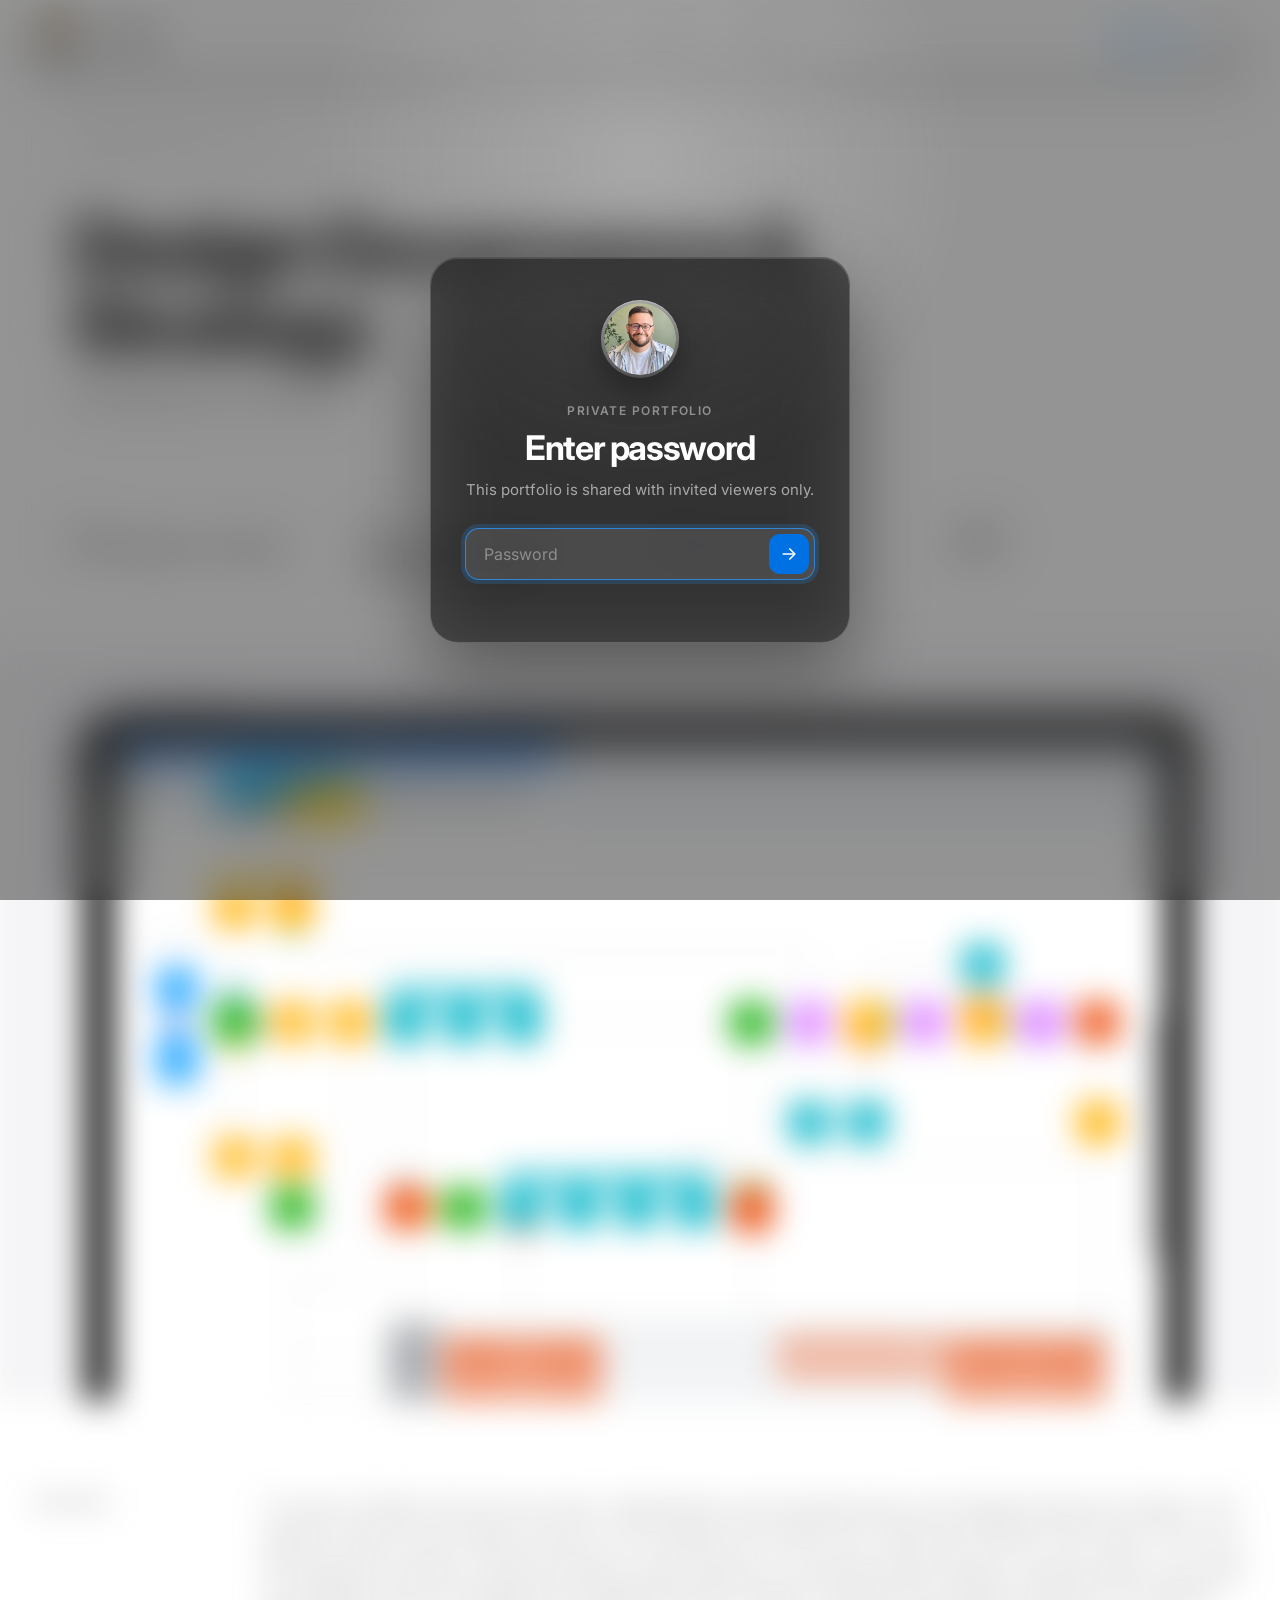
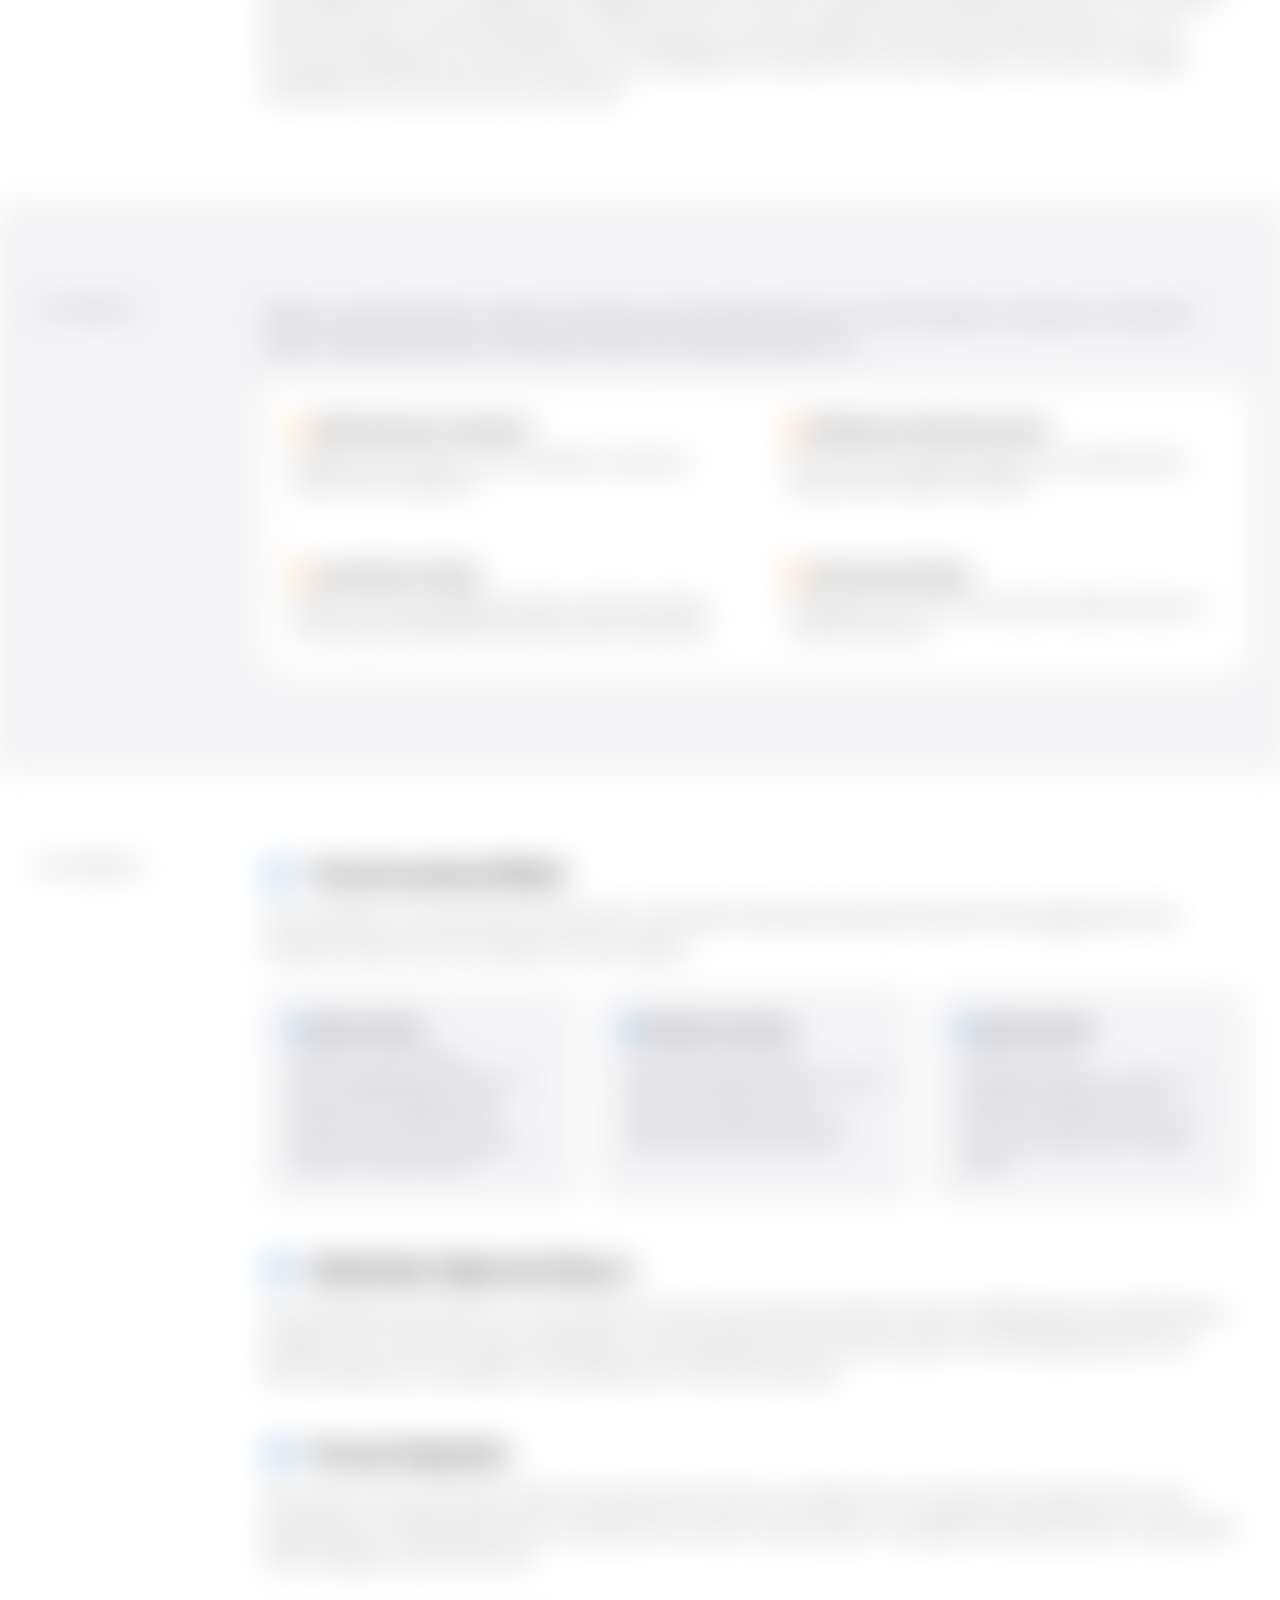
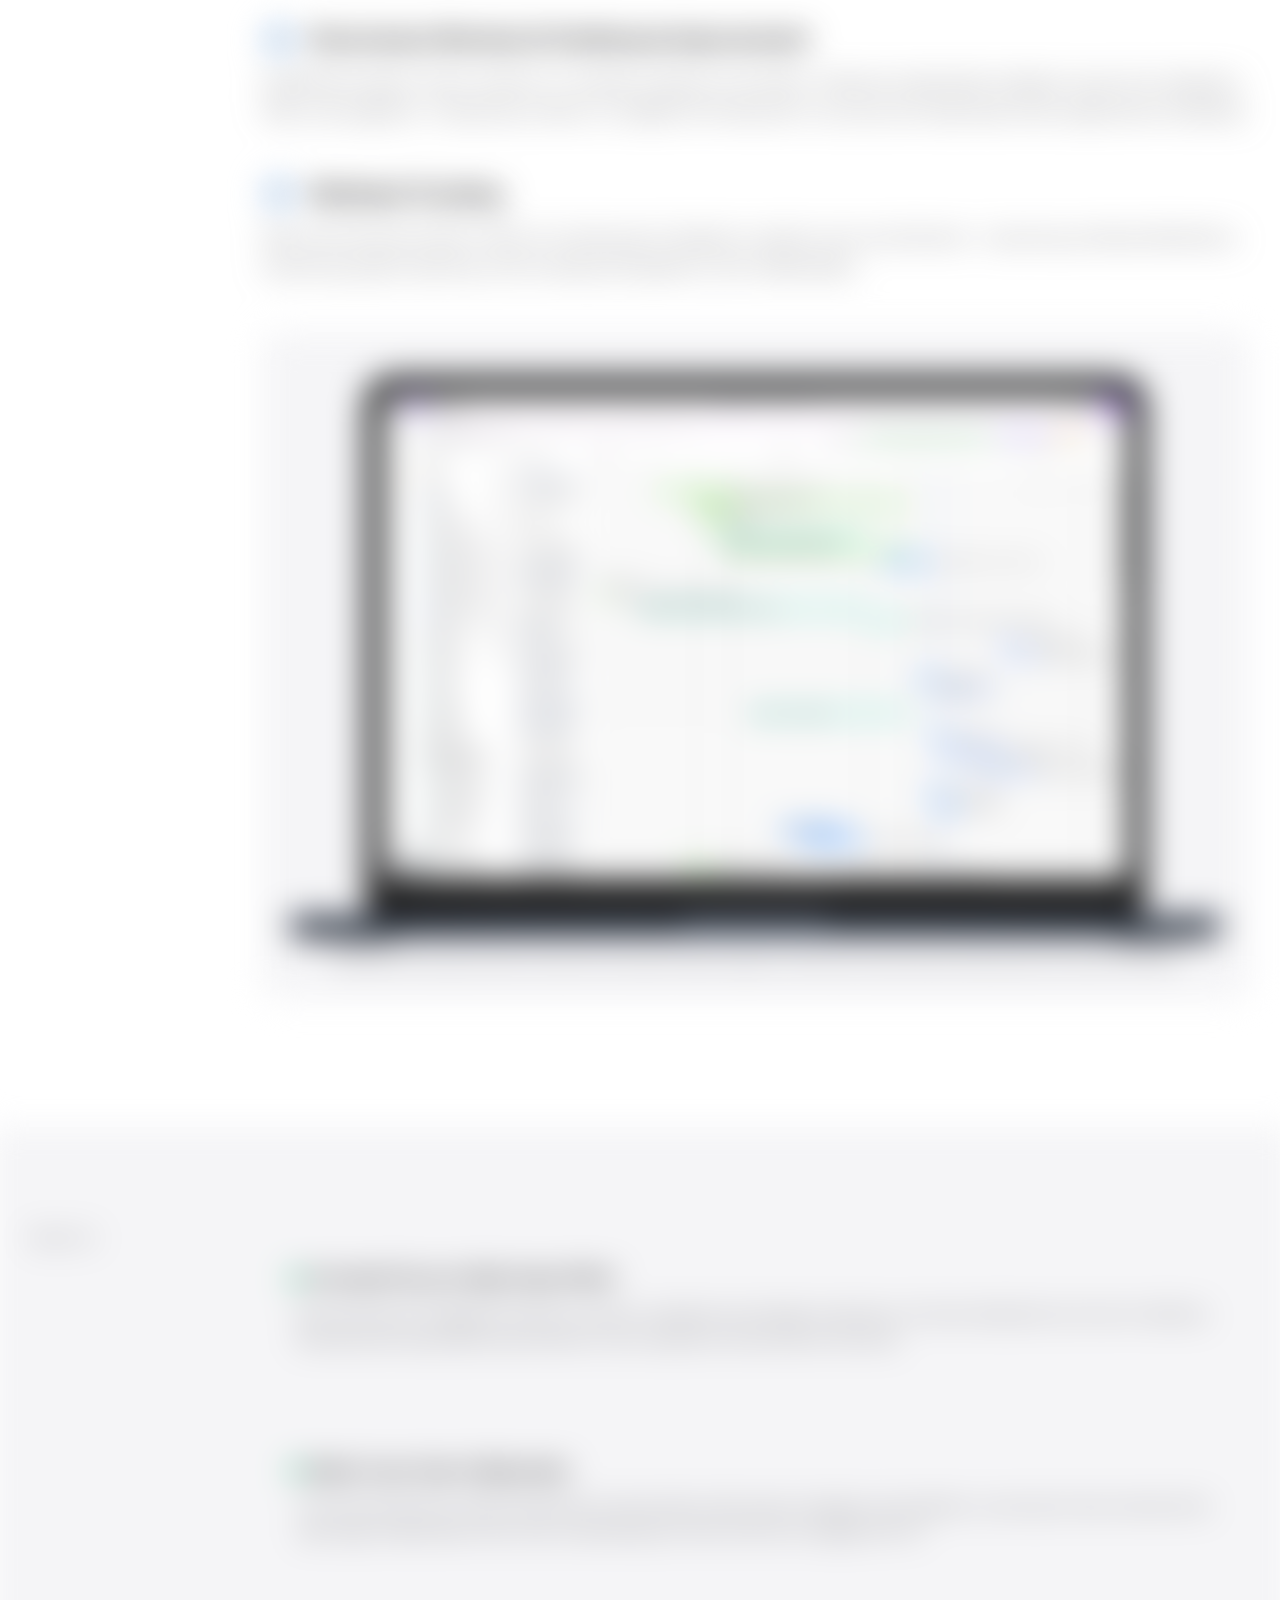
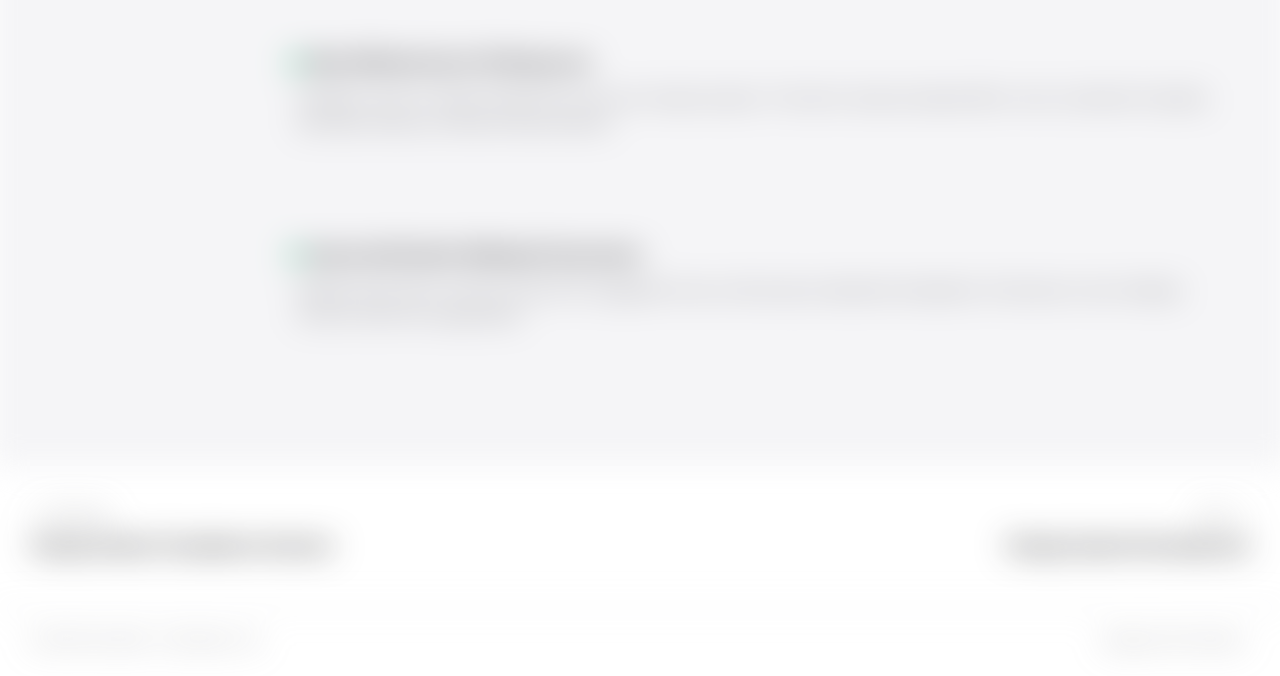
<file: case-studies/governance.html>
<!DOCTYPE html>
<html lang="en">
<head>
  <meta charset="UTF-8">
  <meta name="viewport" content="width=device-width, initial-scale=1.0">
  <meta name="theme-color" content="#ffffff">
  <title>Design Governance &amp; Strategy - Paul White</title>
  <link rel="preconnect" href="https://fonts.googleapis.com">
  <link rel="preconnect" href="https://fonts.gstatic.com" crossorigin>
  <link href="https://fonts.googleapis.com/css2?family=Inter:ital,opsz,wght@0,14..32,300;0,14..32,400;0,14..32,500;0,14..32,600;0,14..32,700;0,14..32,800;0,14..32,900;1,14..32,400&display=swap" rel="stylesheet">
  <link rel="stylesheet" href="../css/styles.css?v=password-gate-31">
  <link rel="stylesheet" href="../css/case-study.css">
</head>
<body data-theme="dark" class="nav-avatar-static">
  <div class="progress-bar" id="progressBar"></div>

    <nav class="nav" id="nav">
    <div class="nav-inner">
            <a href="../index.html" class="nav-logo">
        <span class="nav-avatar" aria-hidden="true">
          <img src="../images/paul-photo.png" alt="">
        </span>
        <span class="nav-logo-text">Paul White</span>
      </a>
      <div class="nav-links" id="navLinks">
        <a href="../index.html#about">About</a>
        <a href="../index.html#work">Work</a>
        <a href="../index.html#experience">Experience</a>
        <a href="../index.html#contact">Contact</a>
      </div>
      <div class="nav-actions">
        <a href="mailto:paul_j_white@me.com" class="nav-cta">Get in touch</a>
        <button class="theme-toggle" id="themeToggle" type="button" aria-label="Switch to light mode" aria-pressed="false">
          <span class="theme-toggle-icon theme-toggle-icon-sun" aria-hidden="true">
            <svg viewBox="0 0 24 24" focusable="false">
              <circle cx="12" cy="12" r="4.5"></circle>
              <path d="M12 2.75v2.5M12 18.75v2.5M21.25 12h-2.5M5.25 12H2.75M18.54 5.46l-1.77 1.77M7.23 16.77l-1.77 1.77M18.54 18.54l-1.77-1.77M7.23 7.23 5.46 5.46"></path>
            </svg>
          </span>
          <span class="theme-toggle-icon theme-toggle-icon-moon" aria-hidden="true">
            <svg viewBox="0 0 24 24" focusable="false">
              <path d="M20.2 14.2A8.5 8.5 0 0 1 9.8 3.8a8.8 8.8 0 1 0 10.4 10.4Z"></path>
            </svg>
          </span>
        </button>
        <button class="menu-toggle" id="menuToggle" type="button" aria-label="Open navigation menu" aria-expanded="false" aria-controls="navLinks">
          <span></span>
          <span></span>
          <span></span>
        </button>
      </div>
    </div>
  </nav>

  <!-- Hero -->
  <div class="cs-hero">
    <a href="../index.html#work" class="cs-back">&larr; Work</a>
    <span class="cs-label">Case Study &middot; 04 / 09</span>
    <h1 class="cs-title">Design Governance &amp; Strategy</h1>
    <p class="cs-subtitle">Embedding the UX process</p>
    <div class="cs-meta">
      <div class="cs-meta-item"><span>Role</span><strong>Senior Manager, UX &amp; Design</strong></div>
      <div class="cs-meta-item"><span>Team</span><strong>CPO, VP of Product, Senior Manager - UX &amp; Design</strong></div>
      <div class="cs-meta-item"><span>Tools</span><strong>Figma, Miro, Airtable</strong></div>
      <div class="cs-meta-item"><span>Timeline</span><strong>1 Month</strong></div>
    </div>
  </div>

  <!-- Cover image -->
  <div class="cs-cover cs-cover--full-image cs-cover--governance">
    <img src="../images/case-01-governance.png" alt="Design Governance &amp; Strategy">
  </div>

  <!-- Overview -->
  <section class="cs-section">
    <div class="cs-container">
      <div class="cs-two-col">
        <div class="cs-col-label"><h2>Overview</h2></div>
        <div class="cs-col-content">
          <p>To ensure UX efforts drive the most value, I implemented a structured governance and strategy framework at Sophos. This approach hyper-focuses design resources on the initiatives that matter most, balancing investment with impact. At its core, this framework introduces a tiered investment model, allowing us to prioritize projects based on business goals, user needs, and available resources. By aligning UX engagement levels to project complexity and strategic importance, we maximize efficiency without compromising quality. This governance structure enables clear decision-making, improves cross-functional collaboration, and ensures that UX is embedded at the right level for every initiative. The result: a scalable, sustainable, and outcome-driven UX practice.</p>
        </div>
      </div>
    </div>
  </section>

  <!-- The Problem -->
  <section class="cs-section cs-section--alt">
    <div class="cs-container">
      <div class="cs-two-col">
        <div class="cs-col-label"><h2>The Problem</h2></div>
        <div class="cs-col-content">
          <p>Without a clear governance model, UX resources were stretched across too many initiatives, resulting in inconsistent quality, misaligned priorities, and reactive rather than strategic design work.</p>
          <div class="cs-problems">
            <div class="cs-problem">
              <h4>Inefficient Resource Allocation</h4>
              <p>Designers were involved in too many initiatives, reducing the depth of their contributions.</p>
            </div>
            <div class="cs-problem">
              <h4>Misalignment with Business Goals</h4>
              <p>Some UX work had limited strategic value, while high-priority projects lacked sufficient investment.</p>
            </div>
            <div class="cs-problem">
              <h4>Inconsistent UX Quality</h4>
              <p>Without a structured engagement model, some teams received full UX support while others had minimal or ad-hoc involvement.</p>
            </div>
            <div class="cs-problem">
              <h4>Slow Decision-Making</h4>
              <p>Prioritisation of UX work was inconsistent, leading to delays and unclear expectations.</p>
            </div>
          </div>
        </div>
      </div>
    </div>
  </section>

  <!-- The Approach -->
  <section class="cs-section">
    <div class="cs-container">
      <div class="cs-two-col">
        <div class="cs-col-label"><h2>The Approach</h2></div>
        <div class="cs-col-content">

          <h3>Tiered Investment Model</h3>
          <p>The foundation of the governance framework is a three-tier model that matches the level of UX engagement to the strategic importance and complexity of each initiative.</p>

          <div class="cs-tiers">
            <div class="cs-tier">
              <h4>High Investment</h4>
              <p class="cs-tier-sub">Strategic &amp; Transformational</p>
              <p>Full UX engagement from research to delivery. Close collaboration with stakeholders and iterative testing. Reserved for projects with significant customer or business impact.</p>
            </div>
            <div class="cs-tier">
              <h4>Moderate Investment</h4>
              <p class="cs-tier-sub">Core Product Enhancements</p>
              <p>Focused UX support with key touchpoints (e.g. heuristic reviews, design workshops). Strategic but lower-risk improvements to existing products.</p>
            </div>
            <div class="cs-tier">
              <h4>Light Investment</h4>
              <p class="cs-tier-sub">Tactical &amp; Low-Risk</p>
              <p>UX guidance provided as needed (e.g. design system adherence, quick evaluations). Minimal hands-on design work, ensuring efficiency for smaller updates.</p>
            </div>
          </div>

          <h3>Stakeholder Alignment &amp; Buy-in</h3>
          <p>Led workshops and sessions to communicate the value of the tiered investment model. Collaborated with stakeholders to establish clear criteria for project prioritisation, ensuring alignment with business goals. Secured leadership buy-in by demonstrating how this approach would optimise UX resource allocation.</p>

          <h3>Process Integration</h3>
          <p>Introduced a structured project intake and assessment process to evaluate new UX requests and assign them to the appropriate tier. Defined governance checkpoints at the start of each project. Leveraged the Design System to enable self-service design for lower-tier work.</p>

          <h3>Governance Reviews &amp; Continuous Improvement</h3>
          <p>Established regular review sessions to evaluate ongoing UX priorities. Gathered stakeholder feedback loops from designers, PMs, and engineers. Tracked key metrics to validate the framework's success and made data-driven adjustments iteratively.</p>

          <h3>Workload Tracking</h3>
          <p>Built and introduced Gantt charts for tracking each designer's projects and commitments - improving workload distribution, enhancing project planning, and increasing transparency with stakeholders.</p>
          <figure class="cs-img cs-img--airtable-gantt" tabindex="0">
            <img src="../images/governance-airtable-gantt.png" alt="Airtable Gantt view used to track UX team workloads">
            <figcaption class="cs-img-caption">Airtable Gantt views gave the team a shared view of project timelines, designer commitments, and upcoming workload pressure across the UX function.</figcaption>
          </figure>

        </div>
      </div>
    </div>
  </section>

  <!-- Results -->
  <section class="cs-section cs-section--alt">
    <div class="cs-container">
      <div class="cs-two-col">
        <div class="cs-col-label"><h2>Results</h2></div>
        <div class="cs-col-content">
          <div class="cs-results">
            <div class="cs-result">
              <h4>Increased Focus on High-Impact Work</h4>
              <p>By prioritising UX engagement based on project complexity and strategic importance, the team dedicated more time to initiatives that delivered measurable improvements to user experience and business outcomes.</p>
            </div>
            <div class="cs-result">
              <h4>Better Cross-Team Collaboration</h4>
              <p>The clear governance model streamlined communication with product managers and engineers, ensuring UX was involved at the right stage. Stakeholders had a clear understanding of when and how to engage with UX.</p>
            </div>
            <div class="cs-result">
              <h4>More Efficient Use of UX Resources</h4>
              <p>Designers were no longer spread thin across low-impact projects. This led to reduced wasted effort, more consistent UX quality, and faster delivery of tactical improvements.</p>
            </div>
            <div class="cs-result">
              <h4>Improved Decision-Making &amp; Governance</h4>
              <p>Regular governance reviews ensured UX engagement was continuously evaluated and adjusted. UX became a more strategic function within the organisation.</p>
            </div>
          </div>
        </div>
      </div>
    </div>
  </section>

  <!-- Case nav -->
  <nav class="cs-nav">
    <a href="luna-scanner.html" class="cs-nav-item">
      <span class="cs-nav-dir">&larr; Previous</span>
      <span class="cs-nav-title">Design System Compliance Scanner</span>
    </a>
    <a href="design-system.html" class="cs-nav-item">
      <span class="cs-nav-dir">Next &rarr;</span>
      <span class="cs-nav-title">Design System Development</span>
    </a>
  </nav>

  <footer class="footer">
    <div class="footer-inner">
      <span>&copy; 2025 Paul White &middot; Oxfordshire, UK</span>
      <span class="footer-tag">Designed with intention.</span>
    </div>
  </footer>

  <script src="../js/main.js?v=password-gate-31"></script>
</body>
</html>
</file>
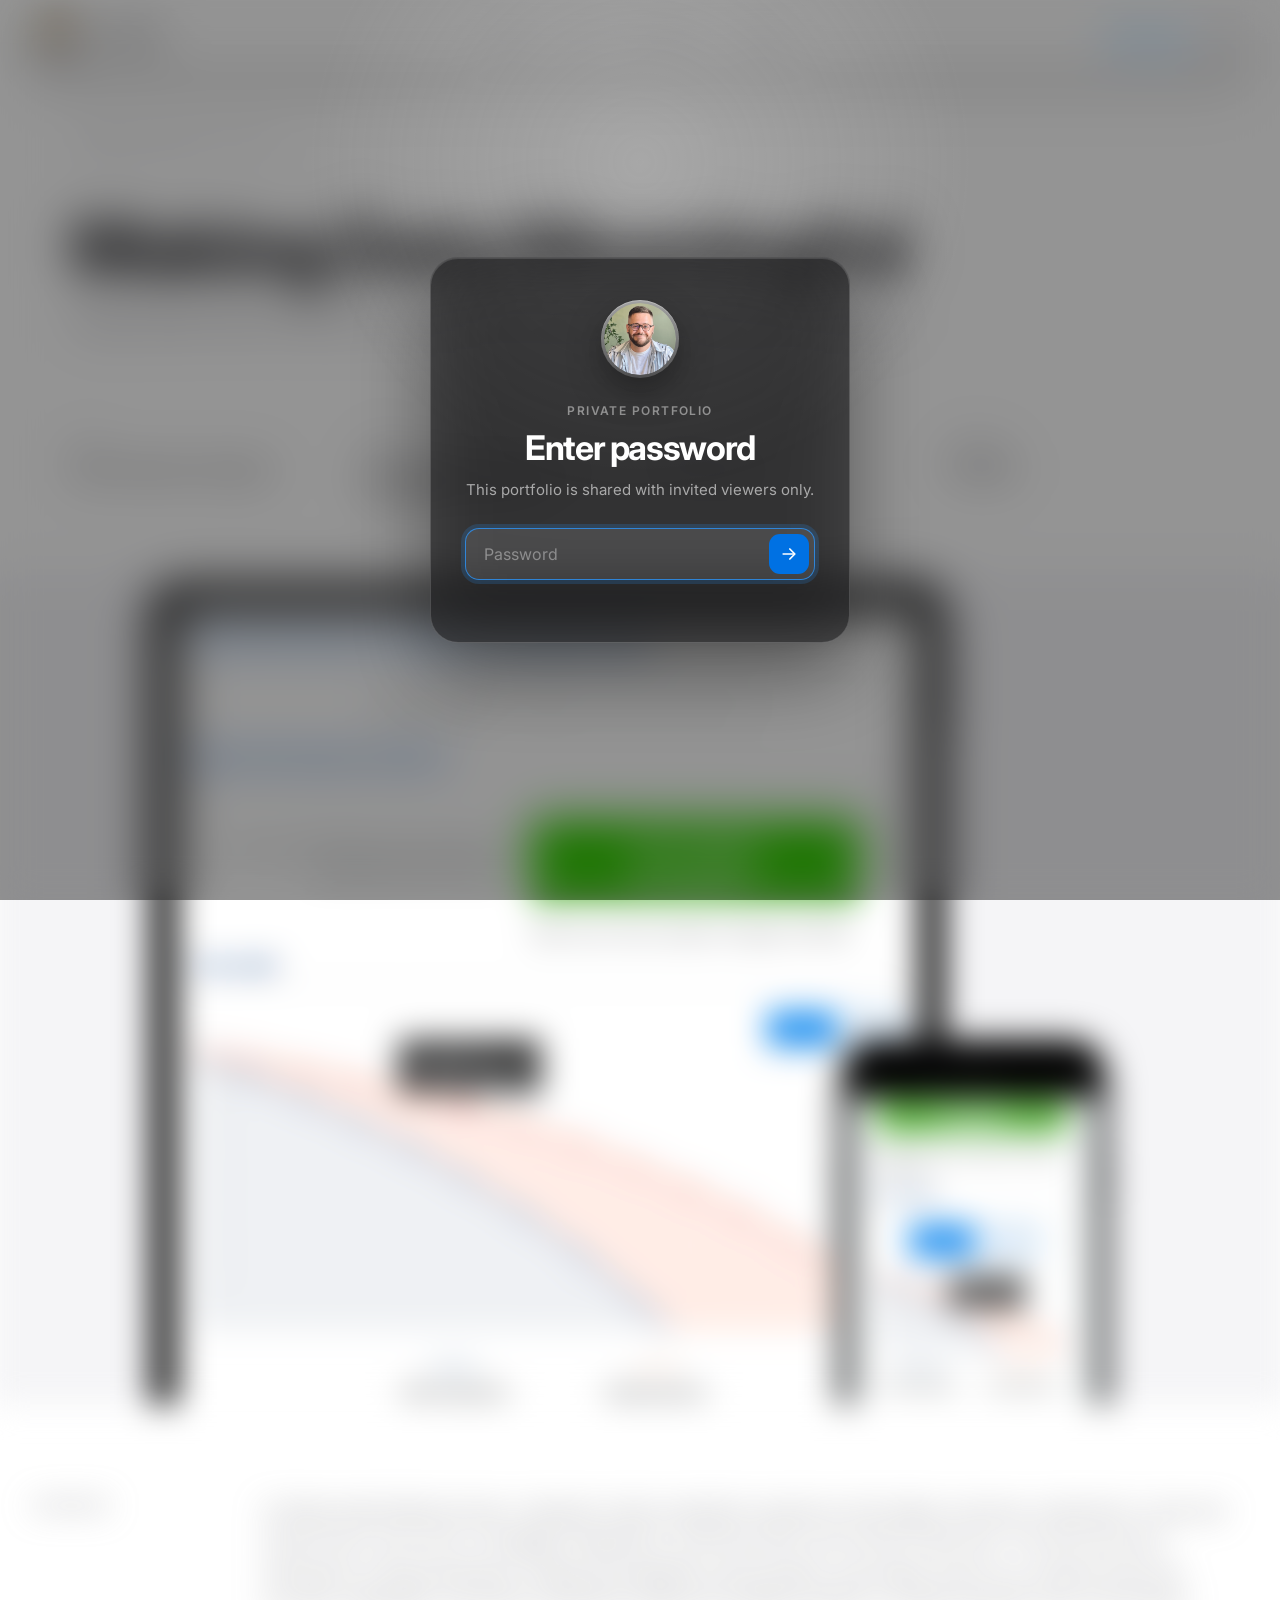
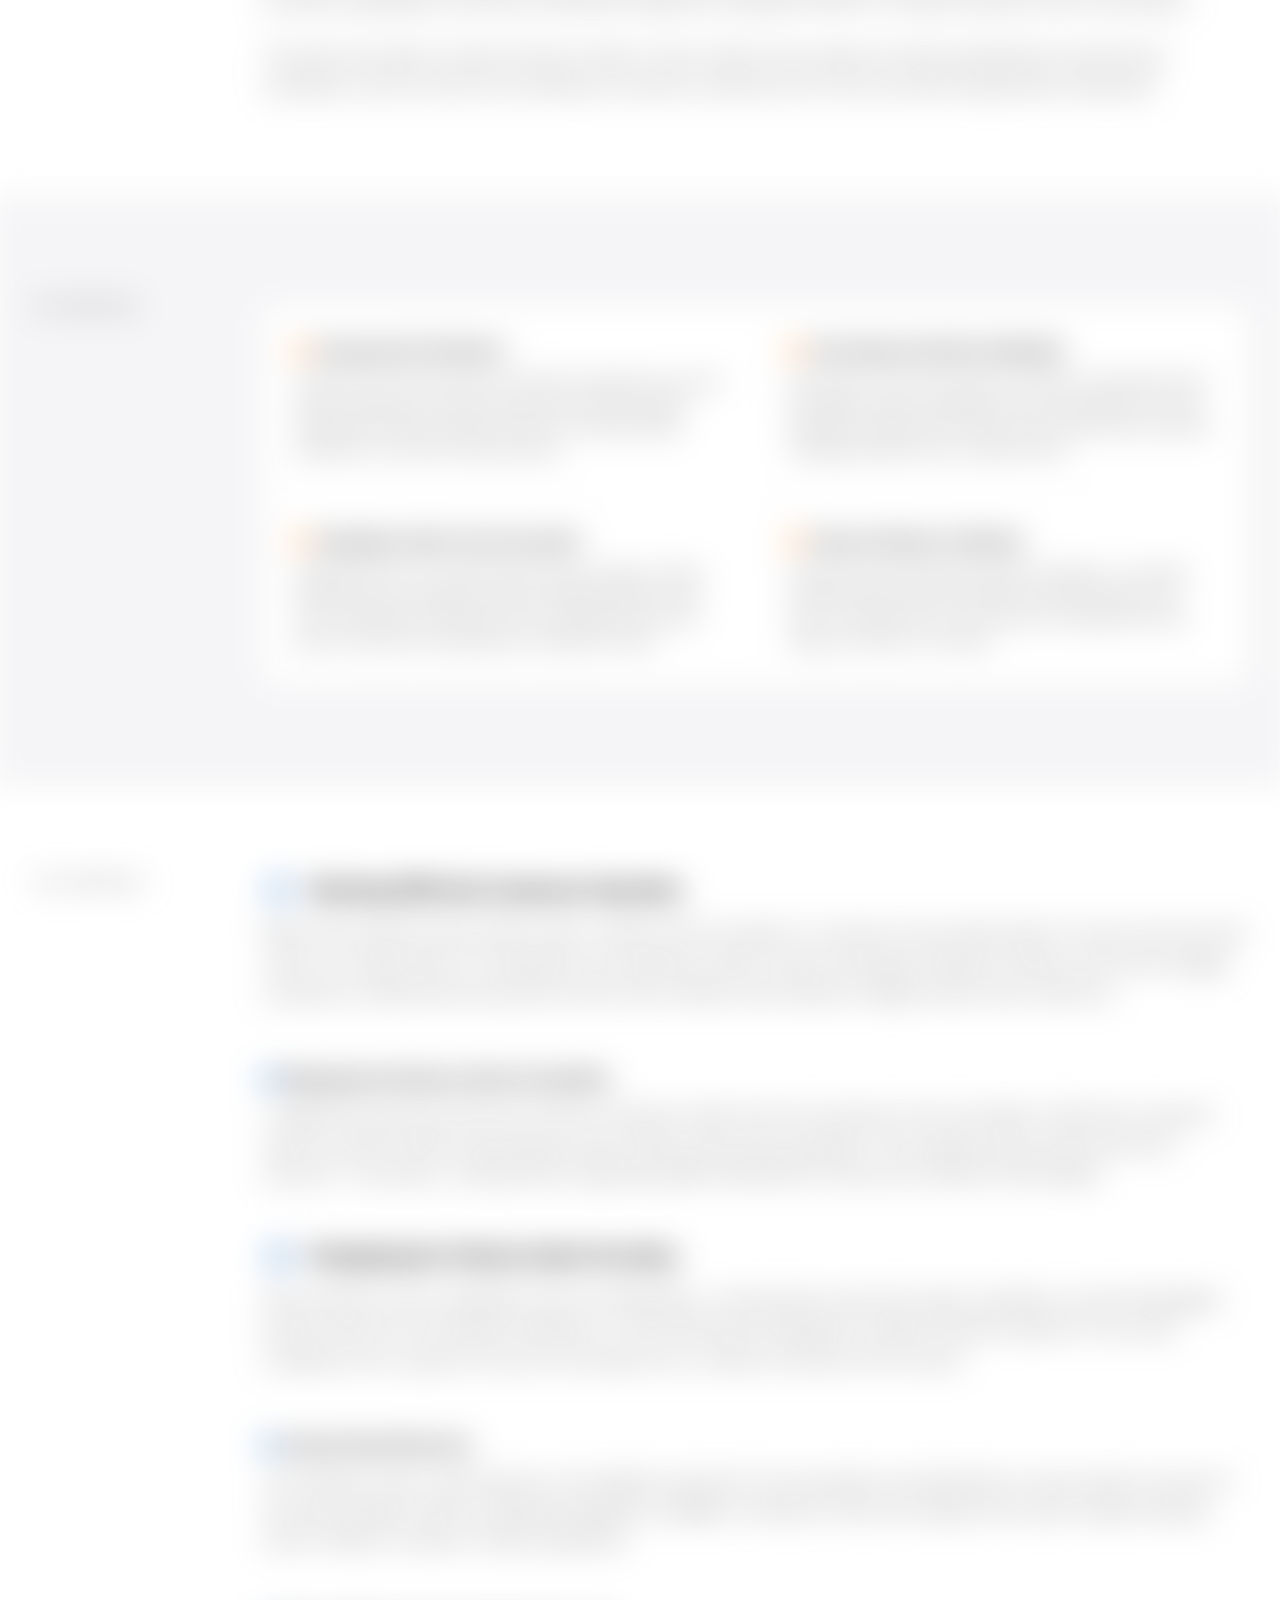
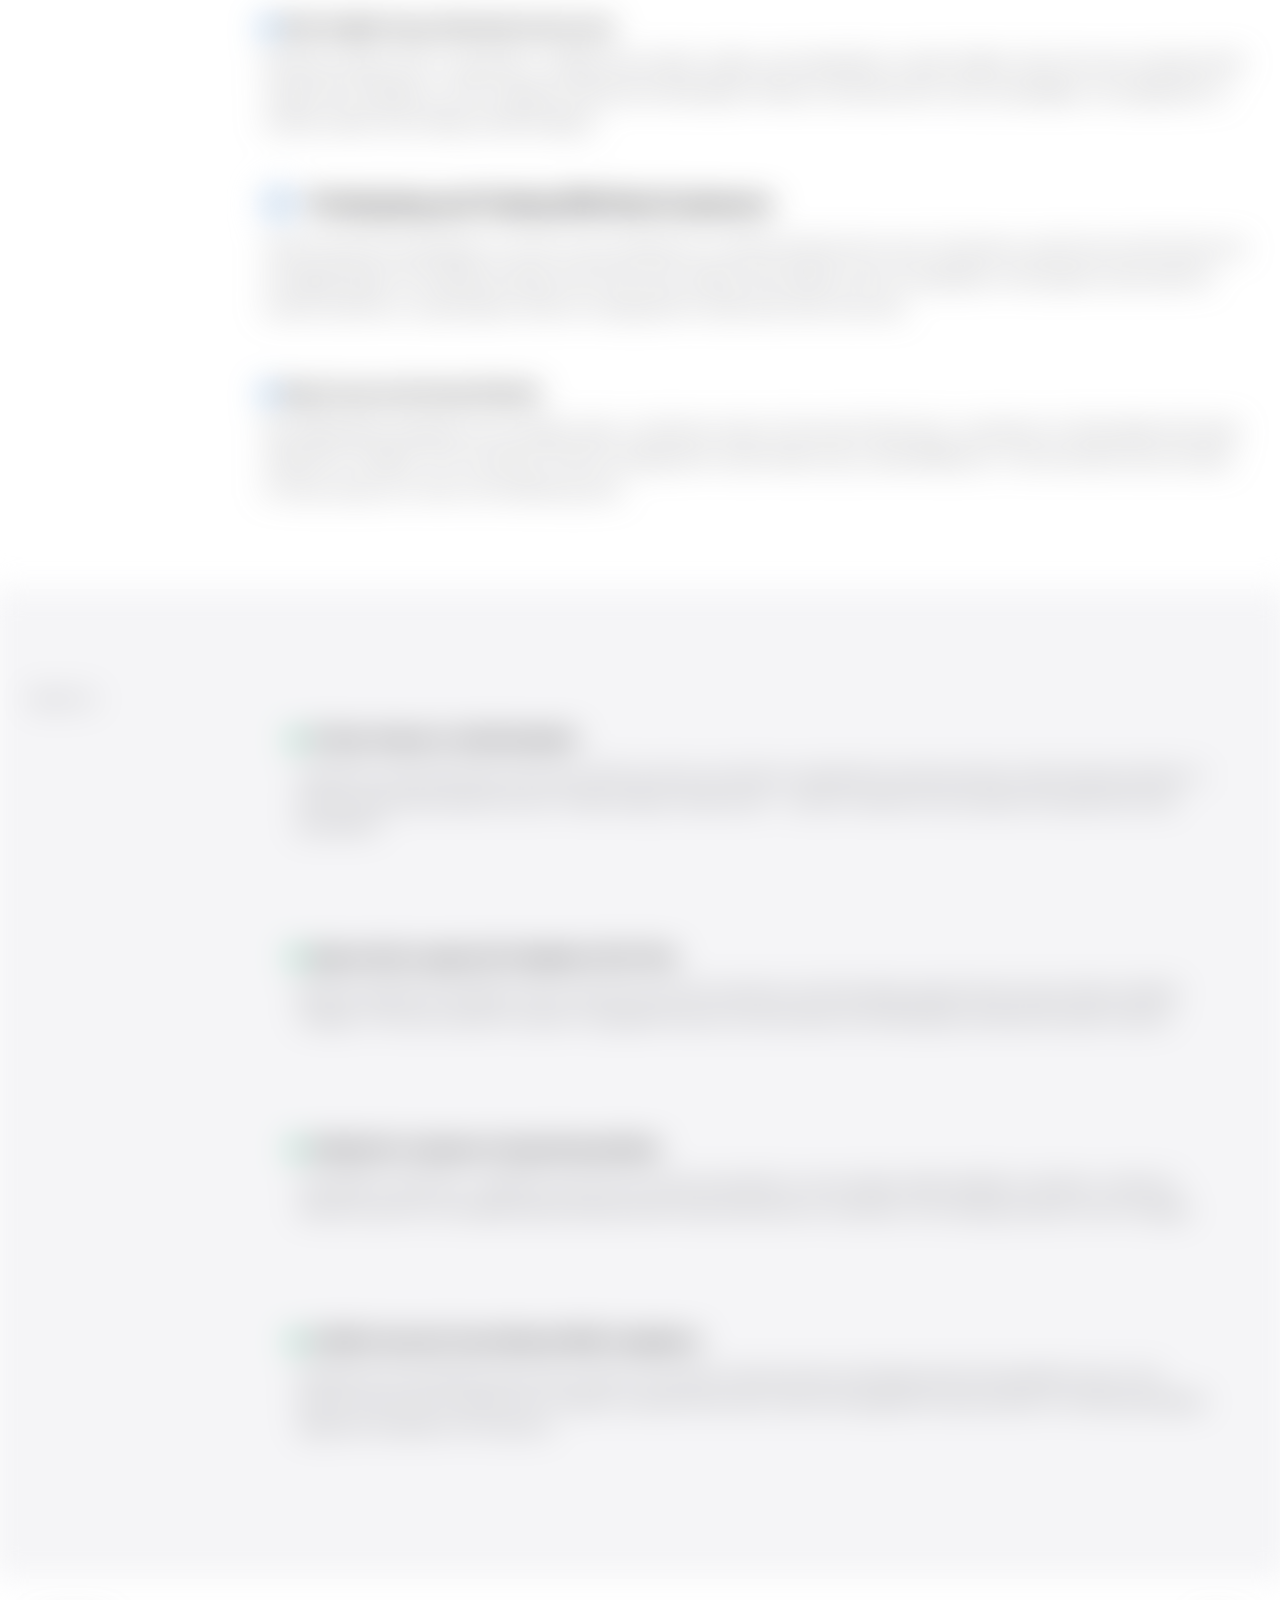
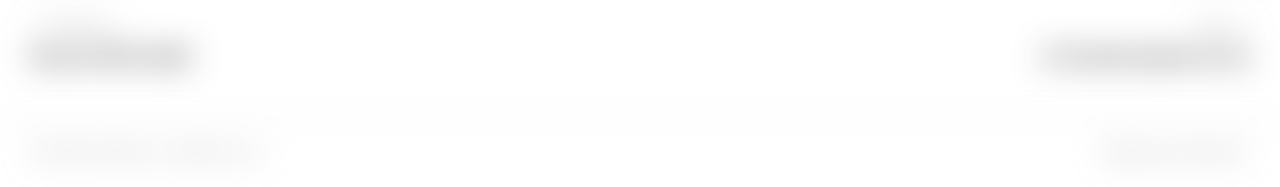
<file: case-studies/meaningful-data.html>
<!DOCTYPE html>
<html lang="en">
<head>
  <meta charset="UTF-8">
  <meta name="viewport" content="width=device-width, initial-scale=1.0">
  <meta name="theme-color" content="#ffffff">
  <title>Making Data Meaningful - Paul White</title>
  <link rel="preconnect" href="https://fonts.googleapis.com">
  <link rel="preconnect" href="https://fonts.gstatic.com" crossorigin>
  <link href="https://fonts.googleapis.com/css2?family=Inter:ital,opsz,wght@0,14..32,300;0,14..32,400;0,14..32,500;0,14..32,600;0,14..32,700;0,14..32,800;0,14..32,900;1,14..32,400&display=swap" rel="stylesheet">
  <link rel="stylesheet" href="../css/styles.css?v=password-gate-31">
  <link rel="stylesheet" href="../css/case-study.css">
</head>
<body data-theme="dark" class="nav-avatar-static">
  <div class="progress-bar" id="progressBar"></div>

    <nav class="nav" id="nav">
    <div class="nav-inner">
            <a href="../index.html" class="nav-logo">
        <span class="nav-avatar" aria-hidden="true">
          <img src="../images/paul-photo.png" alt="">
        </span>
        <span class="nav-logo-text">Paul White</span>
      </a>
      <div class="nav-links" id="navLinks">
        <a href="../index.html#about">About</a>
        <a href="../index.html#work">Work</a>
        <a href="../index.html#experience">Experience</a>
        <a href="../index.html#contact">Contact</a>
      </div>
      <div class="nav-actions">
        <a href="mailto:paul_j_white@me.com" class="nav-cta">Get in touch</a>
        <button class="theme-toggle" id="themeToggle" type="button" aria-label="Switch to light mode" aria-pressed="false">
          <span class="theme-toggle-icon theme-toggle-icon-sun" aria-hidden="true">
            <svg viewBox="0 0 24 24" focusable="false">
              <circle cx="12" cy="12" r="4.5"></circle>
              <path d="M12 2.75v2.5M12 18.75v2.5M21.25 12h-2.5M5.25 12H2.75M18.54 5.46l-1.77 1.77M7.23 16.77l-1.77 1.77M18.54 18.54l-1.77-1.77M7.23 7.23 5.46 5.46"></path>
            </svg>
          </span>
          <span class="theme-toggle-icon theme-toggle-icon-moon" aria-hidden="true">
            <svg viewBox="0 0 24 24" focusable="false">
              <path d="M20.2 14.2A8.5 8.5 0 0 1 9.8 3.8a8.8 8.8 0 1 0 10.4 10.4Z"></path>
            </svg>
          </span>
        </button>
        <button class="menu-toggle" id="menuToggle" type="button" aria-label="Open navigation menu" aria-expanded="false" aria-controls="navLinks">
          <span></span>
          <span></span>
          <span></span>
        </button>
      </div>
    </div>
  </nav>

  <!-- Hero -->
  <div class="cs-hero">
    <a href="../index.html#work" class="cs-back">&larr; Work</a>
    <span class="cs-label">Case Study &middot; 09 / 09</span>
    <h1 class="cs-title">Making Data Meaningful</h1>
    <p class="cs-subtitle">Helping Nationwide customers understand the real value of a mortgage overpayment</p>
    <div class="cs-meta">
      <div class="cs-meta-item"><span>Role</span><strong>Senior Experience Designer</strong></div>
      <div class="cs-meta-item"><span>Team</span><strong>UX, Mortgages Product, Legal, Compliance, Engineering</strong></div>
      <div class="cs-meta-item"><span>Tools</span><strong>Axure, Sketch</strong></div>
      <div class="cs-meta-item"><span>Timeline</span><strong>2 Months</strong></div>
    </div>
  </div>

  <!-- Cover image -->
  <div class="cs-cover">
    <img src="../images/case-06-data.png" alt="Making Data Meaningful">
  </div>

  <!-- Overview -->
  <section class="cs-section">
    <div class="cs-container">
      <div class="cs-two-col">
        <div class="cs-col-label"><h2>Overview</h2></div>
        <div class="cs-col-content">
          <p>At Nationwide Building Society, I designed a data visualisation experience that helped customers understand, in clear and honest terms, how much a mortgage overpayment could save them over the life of their loan. The work sat at the intersection of financial decision-making and regulated communication: every figure shown to a customer had to be accurate, explainable, and strictly reviewed by Legal and Compliance before it could go anywhere near a live product.</p>
          <p>The goal was simple to state and hard to deliver. Take numbers that usually live inside spreadsheets and technical calculators, and turn them into something a customer could look at for a few seconds and genuinely understand.</p>
        </div>
      </div>
    </div>
  </section>

  <!-- The Problem -->
  <section class="cs-section cs-section--alt">
    <div class="cs-container">
      <div class="cs-two-col">
        <div class="cs-col-label"><h2>The Problem</h2></div>
        <div class="cs-col-content">
          <div class="cs-problems">
            <div class="cs-problem">
              <h4>Overpayment Felt Abstract</h4>
              <p>Customers knew that paying more off their mortgage was a good thing in principle, but very few could tell you what a specific overpayment would actually save them. The benefit stayed theoretical, so the action stayed optional.</p>
            </div>
            <div class="cs-problem">
              <h4>The Existing Tools Were Intimidating</h4>
              <p>Calculators on the site expected customers to understand terms like capital, interest, remaining term, and amortisation. For most people the numbers did not land, and the output read more like a mortgage statement than a helpful answer.</p>
            </div>
            <div class="cs-problem">
              <h4>A Regulated, High-Trust Conversation</h4>
              <p>Anything shown to a customer about money, savings, or future benefit had to be rigorously accurate. Illustrative figures could not be misleading, examples had to be explainable, and every piece of copy had to pass legal and compliance review.</p>
            </div>
            <div class="cs-problem">
              <h4>A Narrow Window of Attention</h4>
              <p>Customers were making this decision in passing - on a phone, between other tasks, often without a financial adviser in the room. The design had to communicate a meaningful financial insight in seconds, not minutes.</p>
            </div>
          </div>
        </div>
      </div>
    </div>
  </section>

  <!-- The Approach -->
  <section class="cs-section">
    <div class="cs-container">
      <div class="cs-two-col">
        <div class="cs-col-label"><h2>The Approach</h2></div>
        <div class="cs-col-content">

          <h3>Starting With the Customer Question</h3>
          <p>Rather than starting with the data model, I started with the question a customer was actually asking: &ldquo;If I pay a bit more each month, is it really worth it?&rdquo; Everything in the experience had to answer that plainly. Research sessions with real mortgage customers confirmed that they did not want more numbers; they wanted a straight answer they could trust.</p>

          <h4>Mapping the Decision, Not the Calculation</h4>
          <p>I mapped the journey around the moment of decision rather than the mechanics of the calculation. What did a customer need to see first? What would reassure them? What would cause hesitation? This shaped a layout that led with the outcome &ndash; the saving &ndash; and placed the supporting detail underneath for those who wanted to look deeper.</p>

          <h3>Designing for Clarity Under Scrutiny</h3>
          <p>Every element of the visualisation had to be defensible. I worked side by side with Legal, Compliance, and the Mortgages product team from the earliest wireframes, so that nothing was designed in isolation and later rejected. This turned compliance from a gate at the end of the project into a creative constraint from the start.</p>

          <h4>Honest Visual Hierarchy</h4>
          <p>The interface used a clear hierarchy: the headline saving first, the assumptions and disclaimers close enough to be part of the same thought, and the underlying breakdown available on demand. Colour and weight were used to signal meaning, never to flatter a number or imply a guarantee.</p>

          <h4>Plain-English Copy, Reviewed Line by Line</h4>
          <p>Working closely with a copywriter, I drafted every label, tooltip, and explanation in plain English. Each line was reviewed with Legal and Compliance, with changes tracked and rationalised. Where a technical term was unavoidable, we explained it in context rather than hiding it behind jargon.</p>

          <h3>Prototyping and Testing With Real Customers</h3>
          <p>I built interactive prototypes in Axure so the experience could be tested end to end. Customers used the tool with their own mortgage figures and talked through what they were seeing. We iterated on the visualisation until people could read the screen and tell us, unprompted, what an overpayment would save them and why.</p>

          <h4>Edge Cases and Honest Defaults</h4>
          <p>We deliberately designed for the edge cases: customers close to the end of their term, customers on fixed deals with early repayment charges, and customers whose overpayment would make only a small difference. The tool had to be as honest in those cases as it was in the flattering ones.</p>

        </div>
      </div>
    </div>
  </section>

  <!-- Results -->
  <section class="cs-section cs-section--alt">
    <div class="cs-container">
      <div class="cs-two-col">
        <div class="cs-col-label"><h2>Results</h2></div>
        <div class="cs-col-content">
          <div class="cs-results">
            <div class="cs-result">
              <h4>A Clear Answer to a Real Question</h4>
              <p>Customers could look at the screen and, within seconds, see what an overpayment would save them in both interest and time. In testing, people described the tool as &ldquo;finally making it make sense&rdquo; &ndash; a direct contrast to the calculator-led experiences that preceded it.</p>
            </div>
            <div class="cs-result">
              <h4>Approved by Legal and Compliance First Time</h4>
              <p>Because Legal and Compliance were involved from the first sketches, the final design passed formal review without material changes. This was unusual for a piece of regulated financial communication and meaningfully shortened the path to launch.</p>
            </div>
            <div class="cs-result">
              <h4>A Model for Customer-Facing Financial Data</h4>
              <p>The patterns used here &ndash; headline outcome first, honest assumptions in view, deeper detail available on demand &ndash; became a reference point for how Nationwide presented other financial decisions to customers, from savings products to term changes.</p>
            </div>
            <div class="cs-result">
              <h4>A Shift in How the Team Worked With Compliance</h4>
              <p>Perhaps the most lasting outcome was cultural. The project showed product and design teams that regulated copy is not a blocker at the end of a project but a creative constraint at the start. Later work adopted the same practice of reviewing alongside Legal and Compliance from day one.</p>
            </div>
          </div>
        </div>
      </div>
    </div>
  </section>

  <!-- Case nav -->
  <nav class="cs-nav">
    <a href="operational-efficiency.html" class="cs-nav-item">
      <span class="cs-nav-dir">&larr; Previous</span>
      <span class="cs-nav-title">Record CSAT Uplift</span>
    </a>
    <a href="ai-transformation.html" class="cs-nav-item">
      <span class="cs-nav-dir">Next &rarr;</span>
      <span class="cs-nav-title">AI Transformation for UX</span>
    </a>
  </nav>

  <footer class="footer">
    <div class="footer-inner">
      <span>&copy; 2025 Paul White &middot; Oxfordshire, UK</span>
      <span class="footer-tag">Designed with intention.</span>
    </div>
  </footer>

  <script src="../js/main.js?v=password-gate-31"></script>
</body>
</html>
</file>
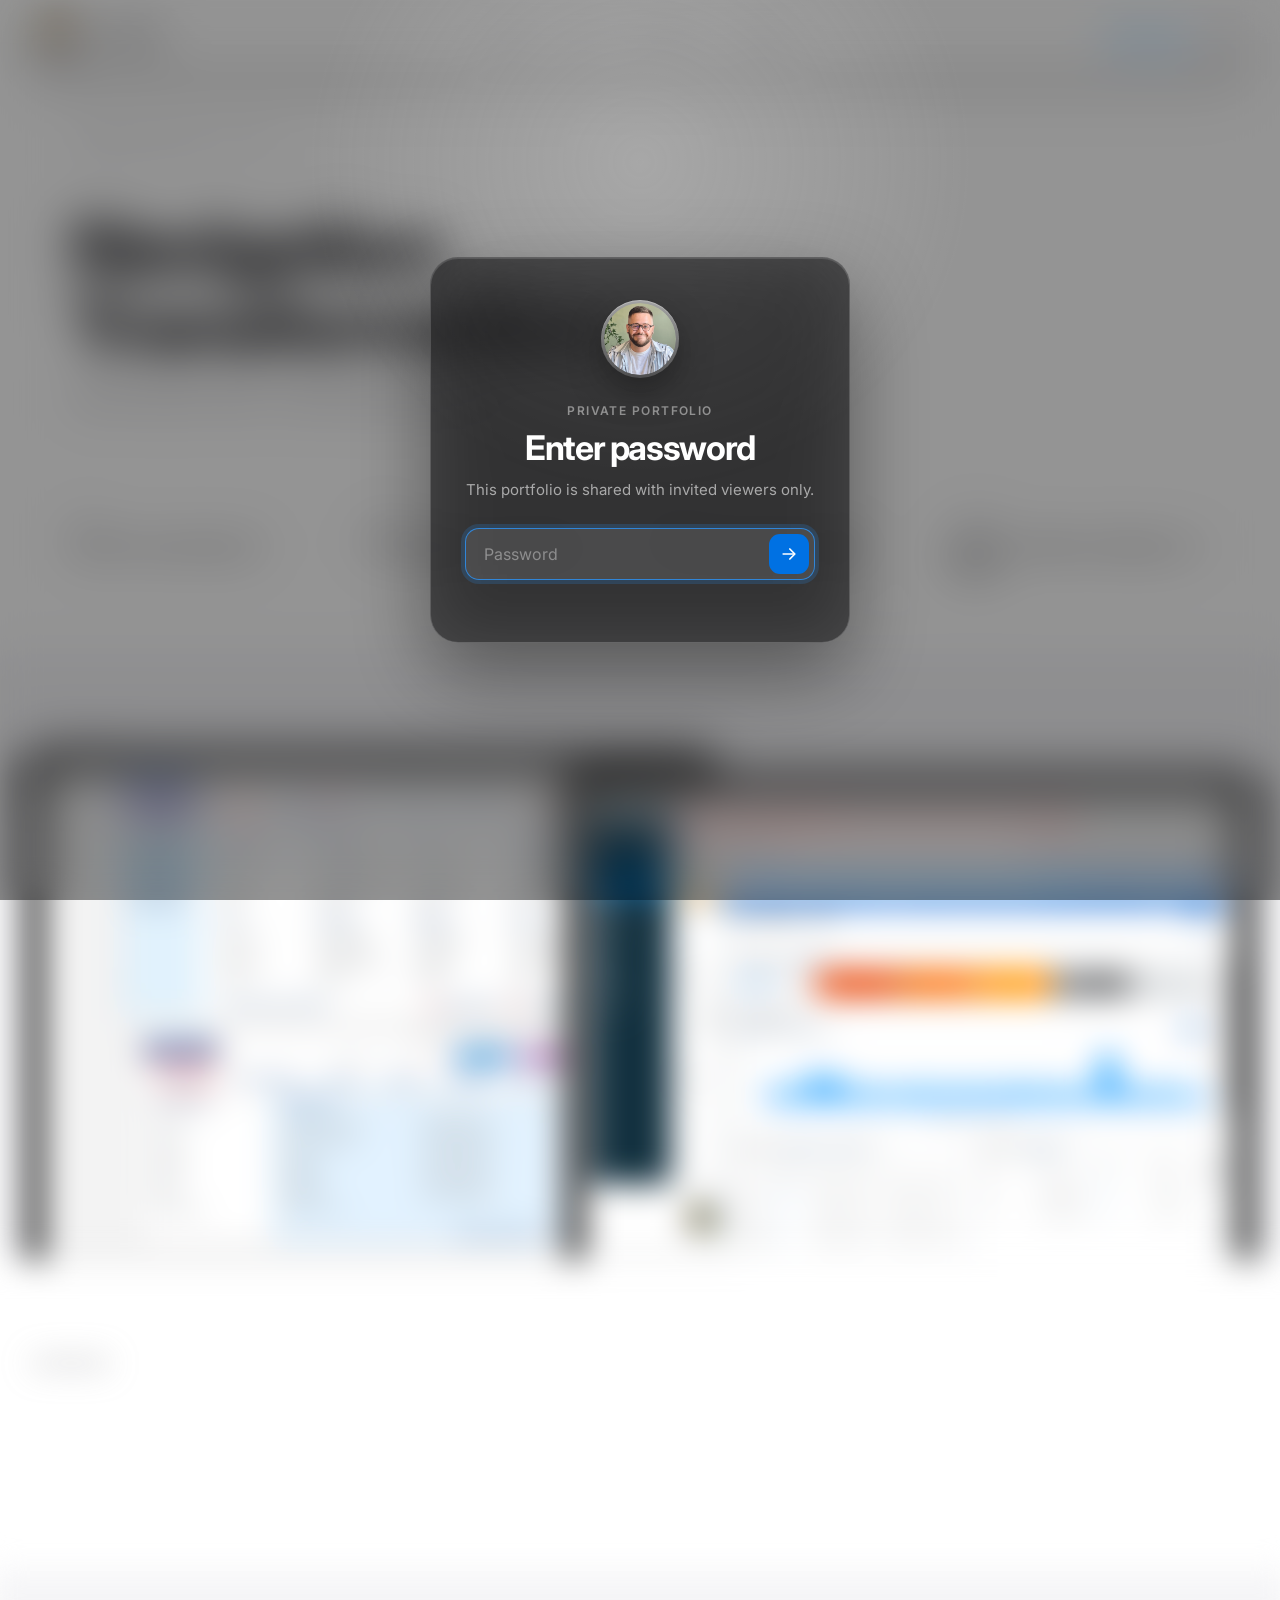
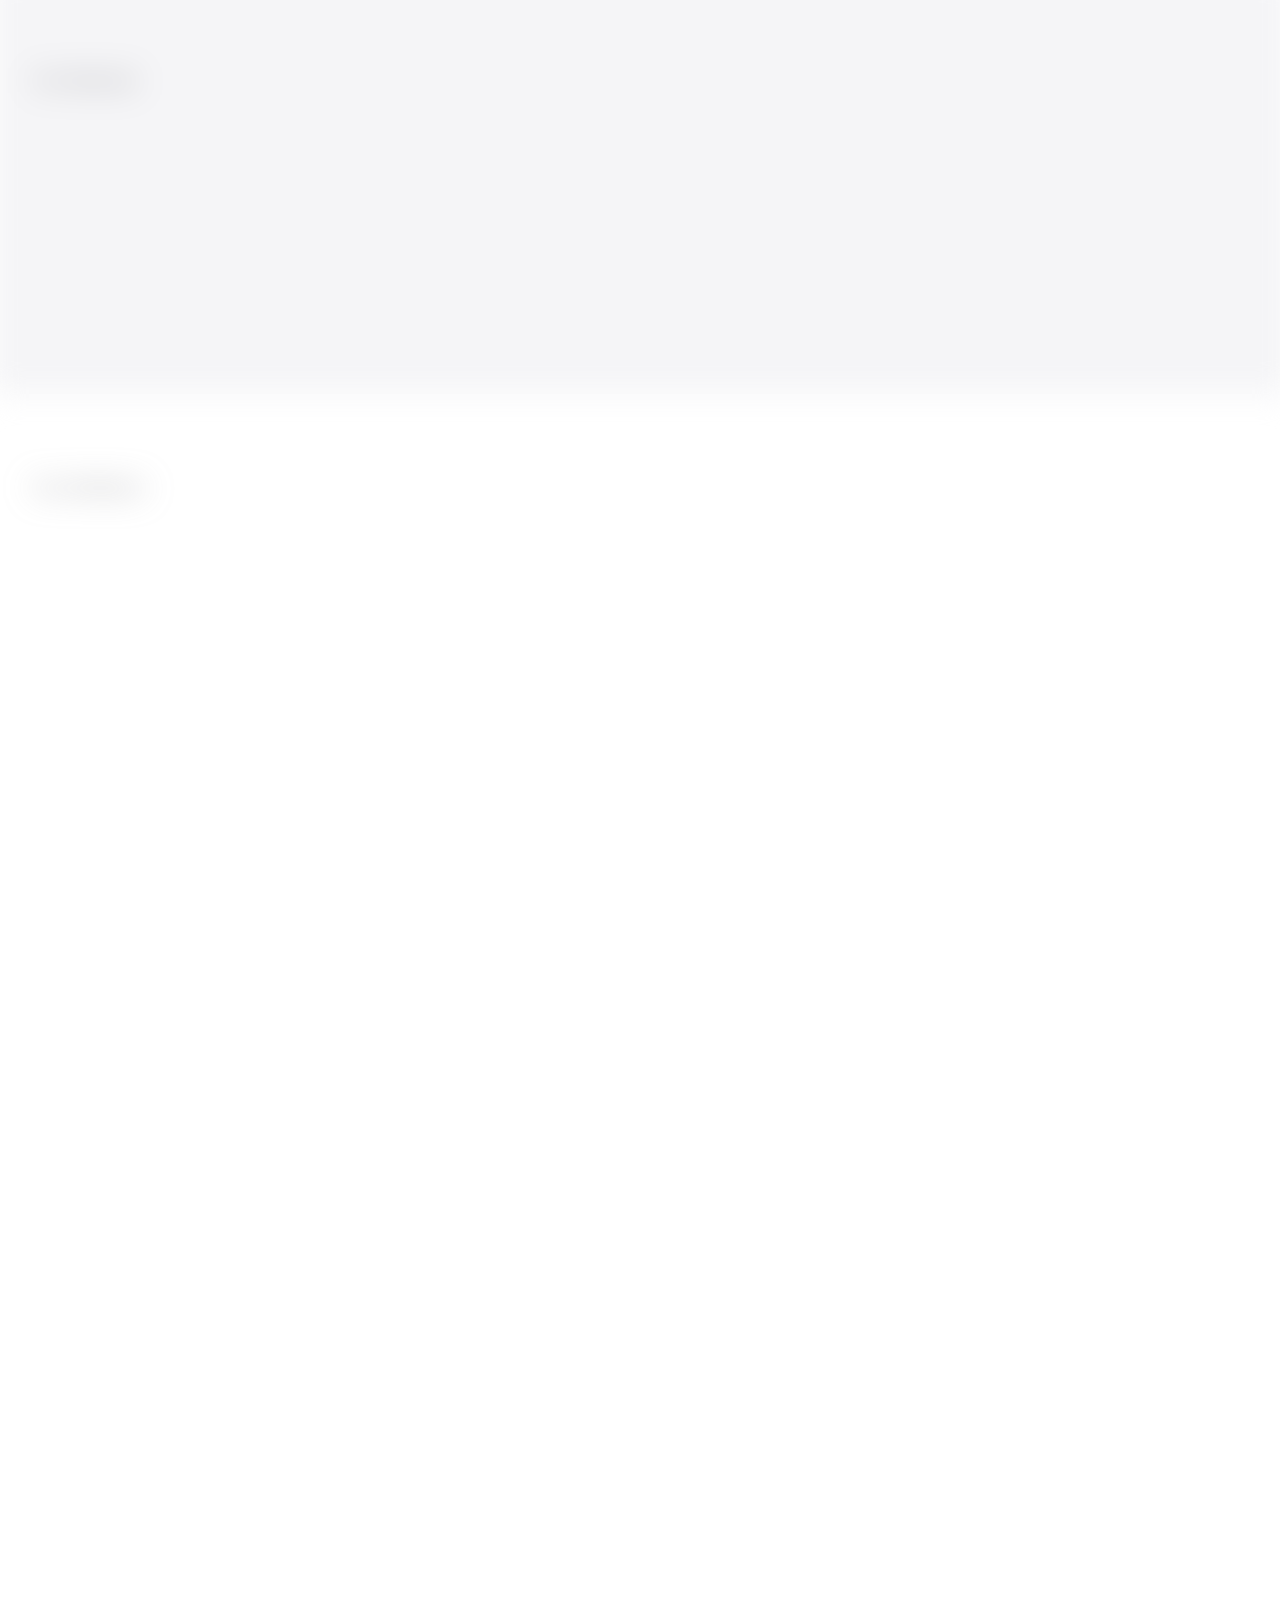
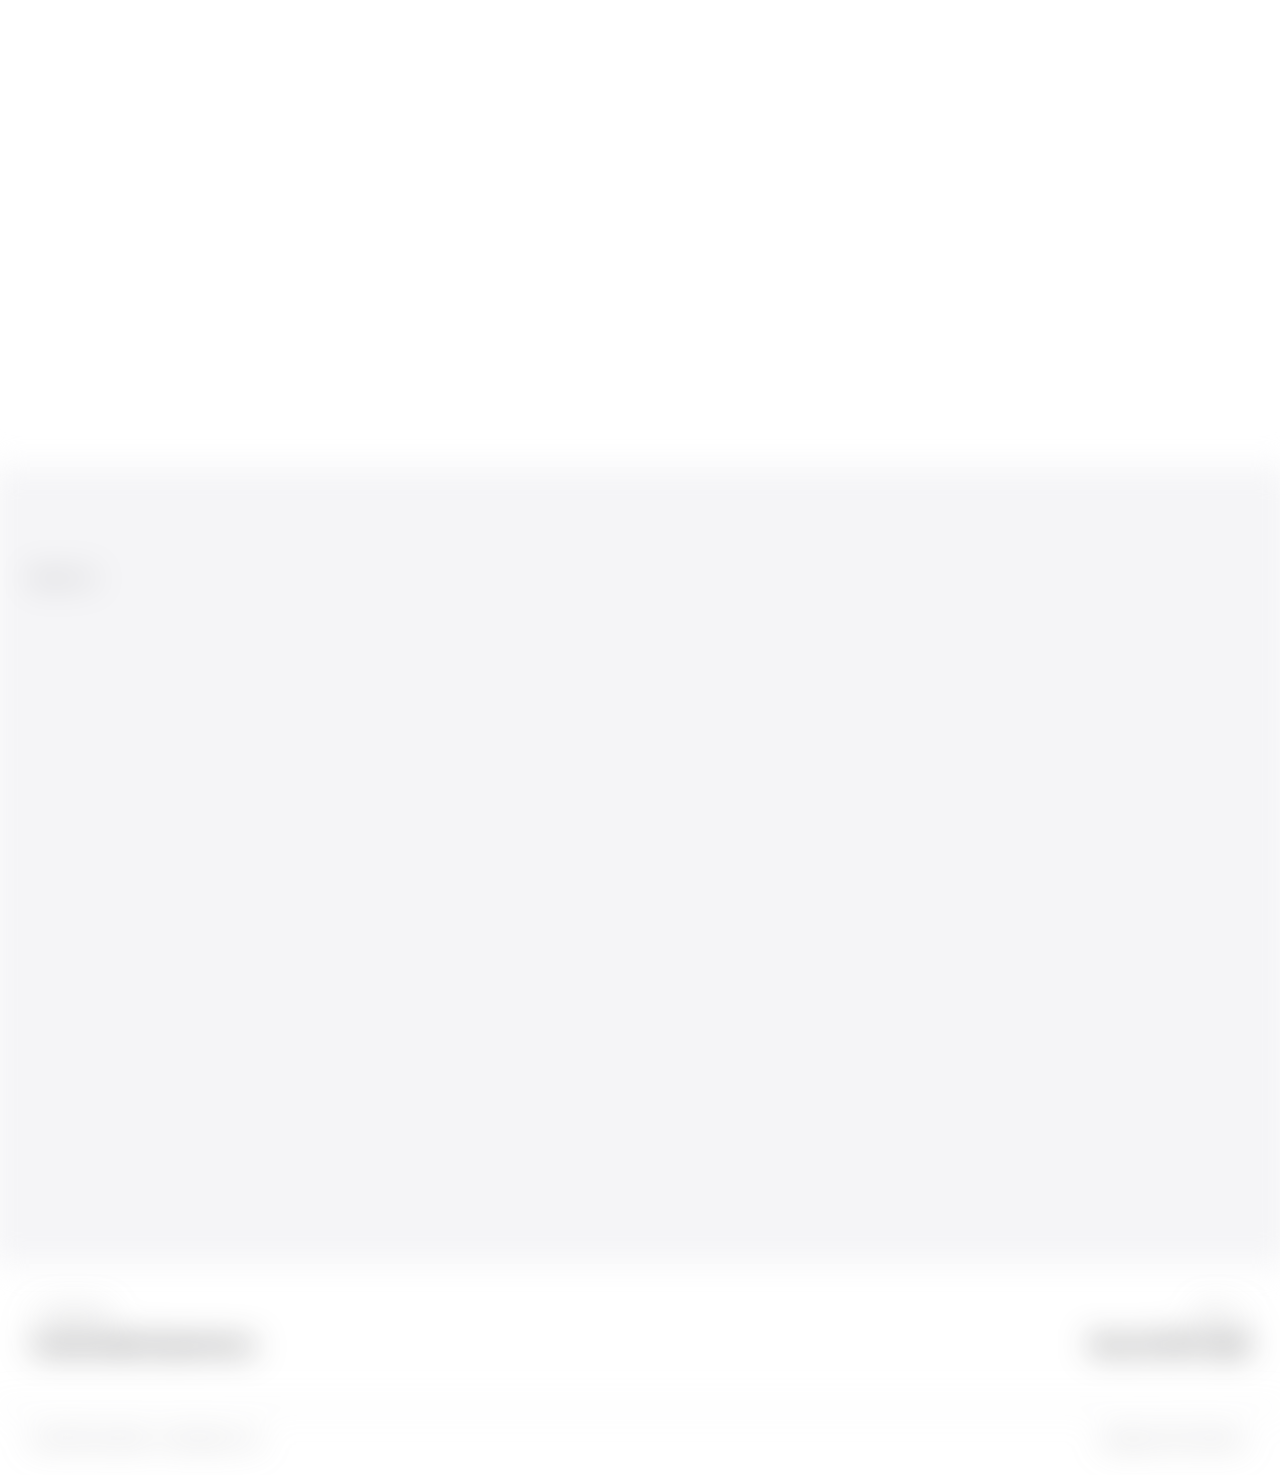
<file: case-studies/navigation.html>
<!DOCTYPE html>
<html lang="en">
<head>
  <meta charset="UTF-8">
  <meta name="viewport" content="width=device-width, initial-scale=1.0">
  <meta name="theme-color" content="#ffffff">
  <title>Navigation Transformation - Paul White</title>
  <link rel="preconnect" href="https://fonts.googleapis.com">
  <link rel="preconnect" href="https://fonts.gstatic.com" crossorigin>
  <link href="https://fonts.googleapis.com/css2?family=Inter:ital,opsz,wght@0,14..32,300;0,14..32,400;0,14..32,500;0,14..32,600;0,14..32,700;0,14..32,800;0,14..32,900;1,14..32,400&display=swap" rel="stylesheet">
  <link rel="stylesheet" href="../css/styles.css?v=password-gate-31">
  <link rel="stylesheet" href="../css/case-study.css">
</head>
<body data-theme="dark" class="nav-avatar-static">
  <div class="progress-bar" id="progressBar"></div>

    <nav class="nav" id="nav">
    <div class="nav-inner">
            <a href="../index.html" class="nav-logo">
        <span class="nav-avatar" aria-hidden="true">
          <img src="../images/paul-photo.png" alt="">
        </span>
        <span class="nav-logo-text">Paul White</span>
      </a>
      <div class="nav-links" id="navLinks">
        <a href="../index.html#about">About</a>
        <a href="../index.html#work">Work</a>
        <a href="../index.html#experience">Experience</a>
        <a href="../index.html#contact">Contact</a>
      </div>
      <div class="nav-actions">
        <a href="mailto:paul_j_white@me.com" class="nav-cta">Get in touch</a>
        <button class="theme-toggle" id="themeToggle" type="button" aria-label="Switch to light mode" aria-pressed="false">
          <span class="theme-toggle-icon theme-toggle-icon-sun" aria-hidden="true">
            <svg viewBox="0 0 24 24" focusable="false">
              <circle cx="12" cy="12" r="4.5"></circle>
              <path d="M12 2.75v2.5M12 18.75v2.5M21.25 12h-2.5M5.25 12H2.75M18.54 5.46l-1.77 1.77M7.23 16.77l-1.77 1.77M18.54 18.54l-1.77-1.77M7.23 7.23 5.46 5.46"></path>
            </svg>
          </span>
          <span class="theme-toggle-icon theme-toggle-icon-moon" aria-hidden="true">
            <svg viewBox="0 0 24 24" focusable="false">
              <path d="M20.2 14.2A8.5 8.5 0 0 1 9.8 3.8a8.8 8.8 0 1 0 10.4 10.4Z"></path>
            </svg>
          </span>
        </button>
        <button class="menu-toggle" id="menuToggle" type="button" aria-label="Open navigation menu" aria-expanded="false" aria-controls="navLinks">
          <span></span>
          <span></span>
          <span></span>
        </button>
      </div>
    </div>
  </nav>

  <!-- Hero -->
  <div class="cs-hero">
    <a href="../index.html#work" class="cs-back">&larr; Work</a>
    <span class="cs-label">Case Study &middot; 07 / 09</span>
    <h1 class="cs-title">Navigation Transformation</h1>
    <p class="cs-subtitle">Improving structure, maximising real-estate</p>
    <div class="cs-meta">
      <div class="cs-meta-item"><span>Role</span><strong>Senior UX Lead &amp; Sign-off</strong></div>
      <div class="cs-meta-item"><span>Team</span><strong>3 UX Designers, 5 Developers</strong></div>
      <div class="cs-meta-item"><span>Tools</span><strong>Axure, Figma, Miro, Airtable</strong></div>
      <div class="cs-meta-item"><span>Timeline</span><strong>Sophos - 2 Months / Nationwide - 3 Months</strong></div>
    </div>
  </div>

  <!-- Cover image -->
  <div class="cs-cover cs-cover--full-image cs-cover--navigation">
    <img src="../images/case-04-navigation.png" alt="Navigation Transformation">
  </div>

  <!-- Overview -->
  <section class="cs-section">
    <div class="cs-container">
      <div class="cs-two-col">
        <div class="cs-col-label"><h2>Overview</h2></div>
        <div class="cs-col-content">
          <p>This case study showcases two distinct navigation redesign projects - delivered in very different contexts, but each solving a fundamental challenge: how to create a more usable, purposeful, and scalable navigation experience in a complex digital environment. Both projects demonstrate the ability to balance user needs, business goals, and technical constraints - whether working within tight platform limitations or rethinking an experience from the ground up.</p>
        </div>
      </div>
    </div>
  </section>

  <!-- The Problem -->
  <section class="cs-section cs-section--alt">
    <div class="cs-container">
      <div class="cs-two-col">
        <div class="cs-col-label"><h2>The Problem</h2></div>
        <div class="cs-col-content">
          <div class="cs-problems">
            <div class="cs-problem">
              <h4>Sophos - Space Constraints at Scale</h4>
              <p>As Sophos Central grew to include increasingly data-dense UIs like XDR and Custom Canvas, the left-hand navigation consumed critical horizontal real-estate. Users couldn't see enough of their data without scrolling or collapsing panels.</p>
            </div>
            <div class="cs-problem">
              <h4>Nationwide - Structural Navigation Issues</h4>
              <p>Nationwide.co.uk had deep structural navigation problems that made task completion harder than it needed to be. The original navigation was abstract and overly product-led, which made it harder for users to understand whether they should be starting a new product journey or trying to get help with an existing one.</p>
            </div>
          </div>
        </div>
      </div>
    </div>
  </section>

  <!-- The Approach -->
  <section class="cs-section">
    <div class="cs-container">
      <div class="cs-two-col">
        <div class="cs-col-label"><h2>The Approach</h2></div>
        <div class="cs-col-content">

          <h3>Sophos - Left-Nav to Top-Nav</h3>
          <p>The primary goal was to transition Sophos Central from a traditional left-hand navigation to a modern top-level mega navigation, in order to maximise horizontal space for complex, data-rich interfaces like XDR and Custom Canvas. Due to limited development bandwidth, we were constrained from restructuring the underlying IA, so the solution needed to overlay the existing system while still delivering a visibly modern, intuitive, and future-friendly navigation experience.</p>

          <h4>Design Challenges</h4>
          <p>The transition required careful mapping of existing navigation items to a horizontal structure, designing clear mega-nav dropdown panels that surfaced sub-navigation intuitively, and ensuring the new pattern worked across the full range of Sophos Central products. The approach included iterative prototyping and repeated usability testing rounds with users, using each cycle to refine labels, grouping, wayfinding, and interaction behavior before release.</p>

          <h4>Outcome</h4>
          <p>Successfully delivered a top-level mega nav that reclaimed significant horizontal screen real-estate for high-density product UIs, with no disruption to the underlying information architecture - completed in 2 months.</p>

          <div class="cs-img-grid">
            <div class="cs-img cs-img--compact">
              <img src="../images/navigation-1.png" alt="Navigation redesign - before and after">
              <p class="cs-img-caption">Sophos Central navigation transformation</p>
            </div>
            <div class="cs-img cs-img--compact">
              <img src="../images/navigation-2.png" alt="Navigation redesign detail">
              <p class="cs-img-caption">Top-level mega navigation in context</p>
            </div>
          </div>

          <h3>Nationwide - Site-Wide MegaNav</h3>
          <p>Designed and delivered a new site-wide MegaNav for one of the UK's largest financial institutions, following extensive user research and information architecture analysis. Working collaboratively in an agile scrum team, the project involved deep IA research to understand how customers navigated the site and what they were looking for.</p>

          <h4>Research &amp; IA Analysis</h4>
          <p>Ran multiple rounds of card sorting with users, followed by tree testing and validation testing to confirm the proposed structure. This exposed clear structural gaps between the abstract, product-led navigation and how customers actually framed their intent - either exploring new products or needing support for existing services.</p>

          <h4>Design &amp; Delivery</h4>
          <p>Designed a new mega navigation system that resolved the structural issues uncovered in research by clearly splitting journeys between new products (to improve sales discovery and conversion) and support (to improve support findability and task completion). The structure was then validated and refined through further user testing before rollout.</p>

        </div>
      </div>
    </div>
  </section>

  <!-- Results -->
  <section class="cs-section cs-section--alt">
    <div class="cs-container">
      <div class="cs-two-col">
        <div class="cs-col-label"><h2>Results</h2></div>
        <div class="cs-col-content">
          <div class="cs-results">
            <div class="cs-result">
              <h4>Reclaimed Screen Real-Estate (Sophos)</h4>
              <p>The transition to a top-level mega nav freed up significant horizontal space for data-dense UIs like XDR and Custom Canvas, enabling users to see and interact with more of their data without compromise.</p>
            </div>
            <div class="cs-result">
              <h4>Improved Task Discoverability (Nationwide)</h4>
              <p>Following the MegaNav launch, users could navigate by intent rather than decode abstract product categories. The revised structure clearly separated new products (supporting sales journeys and product discovery) from support (improving findability and completion of help-related tasks).</p>
            </div>
            <div class="cs-result">
              <h4>Research-Led Methodology</h4>
              <p>Both projects were grounded in genuine user research. Nationwide included multiple rounds of card sorting, tree testing, and validation testing, while Sophos used heavier iteration and repeated usability testing cycles to continuously refine the navigation experience.</p>
            </div>
          </div>
        </div>
      </div>
    </div>
  </section>

  <!-- Case nav -->
  <nav class="cs-nav">
    <a href="custom-dashboards.html" class="cs-nav-item">
      <span class="cs-nav-dir">&larr; Previous</span>
      <span class="cs-nav-title">Customisable Experiences</span>
    </a>
    <a href="operational-efficiency.html" class="cs-nav-item">
      <span class="cs-nav-dir">Next &rarr;</span>
      <span class="cs-nav-title">Record CSAT Uplift</span>
    </a>
  </nav>

  <footer class="footer">
    <div class="footer-inner">
      <span>&copy; 2025 Paul White &middot; Oxfordshire, UK</span>
      <span class="footer-tag">Designed with intention.</span>
    </div>
  </footer>

  <script src="../js/main.js?v=password-gate-31"></script>
</body>
</html>
</file>
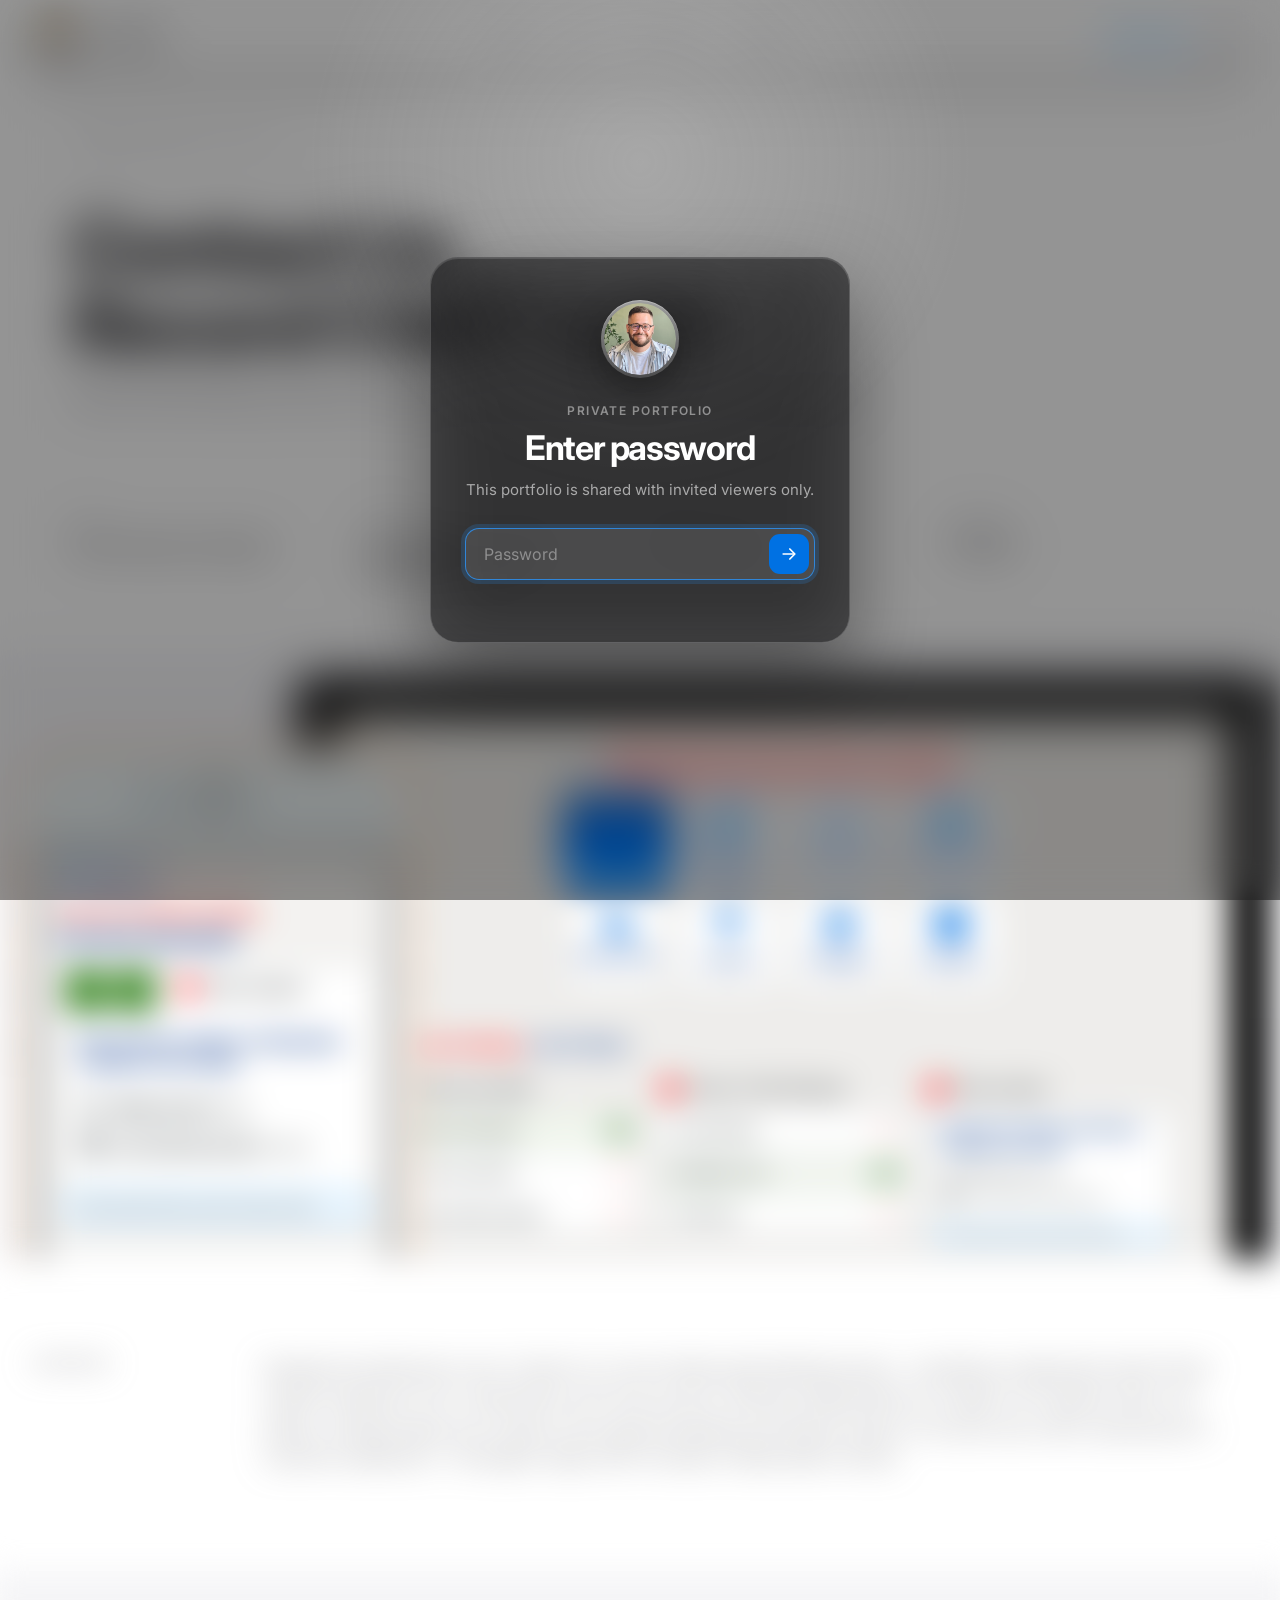
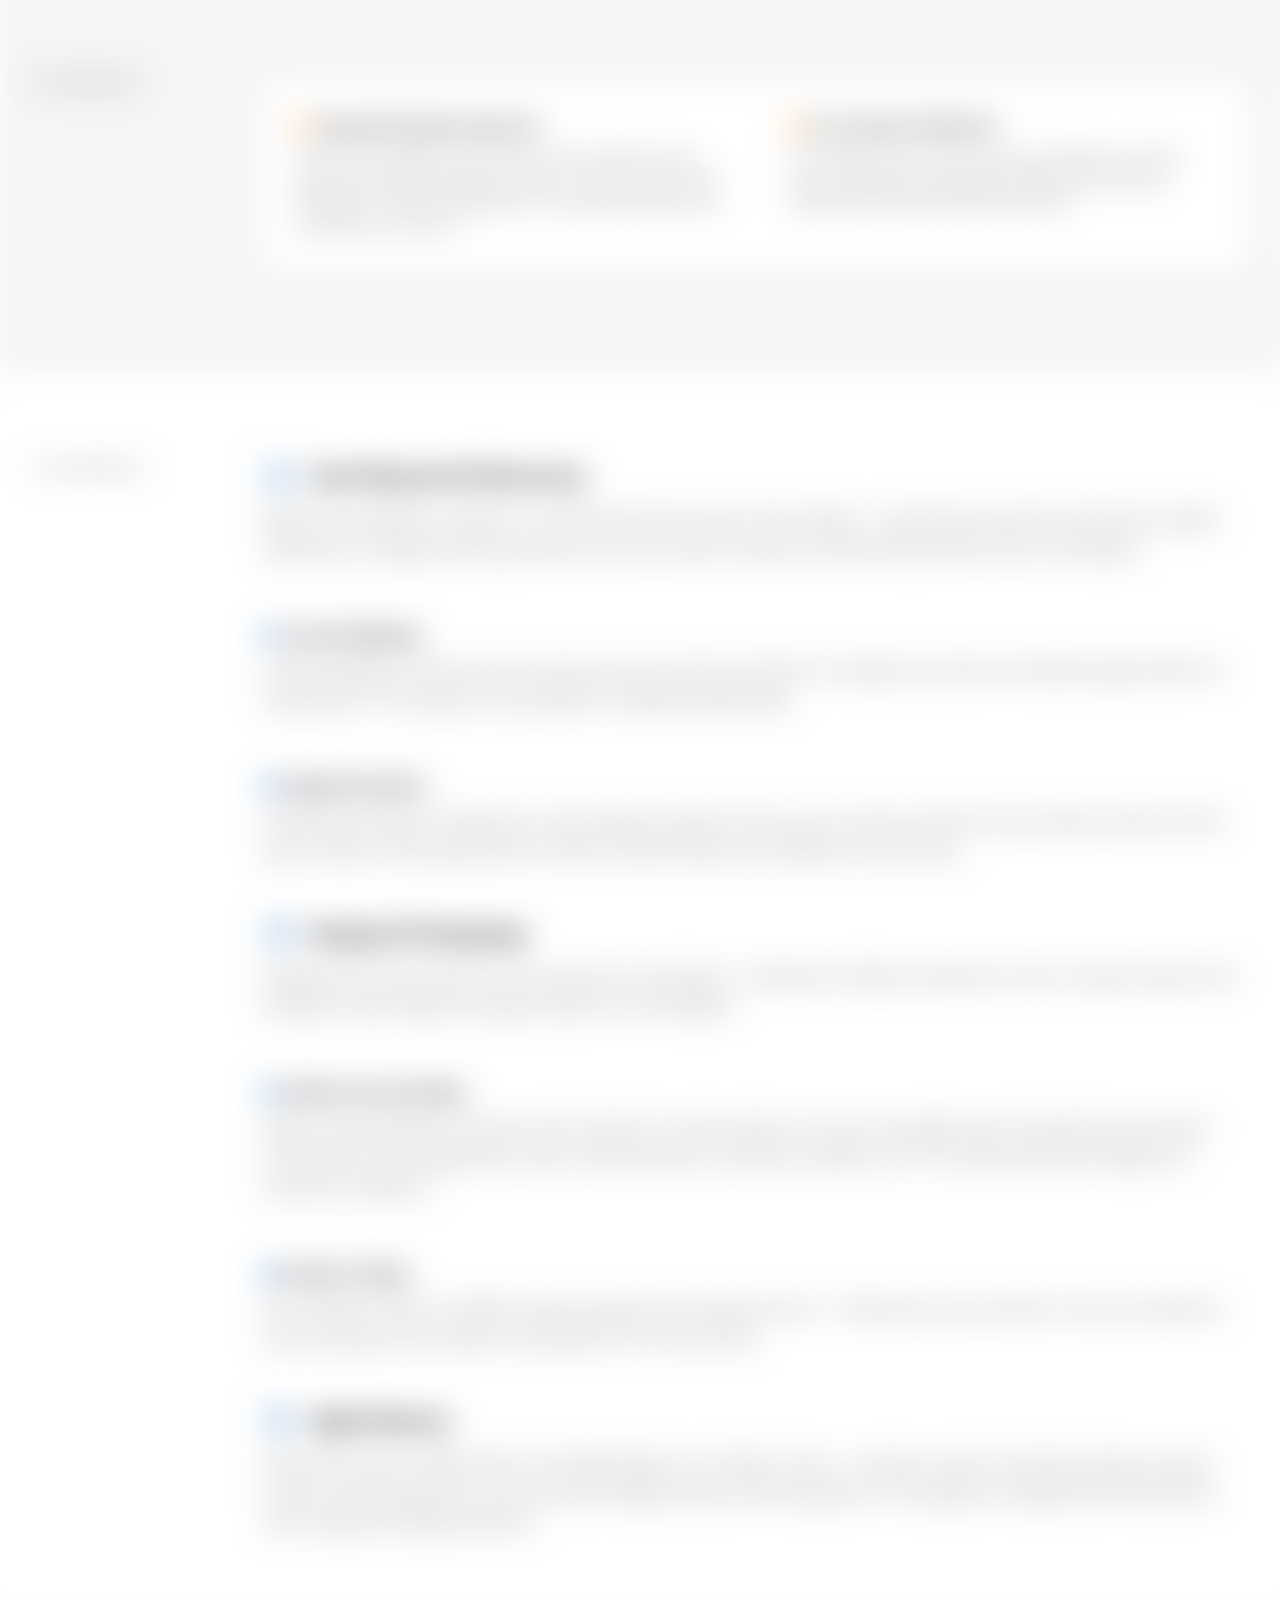
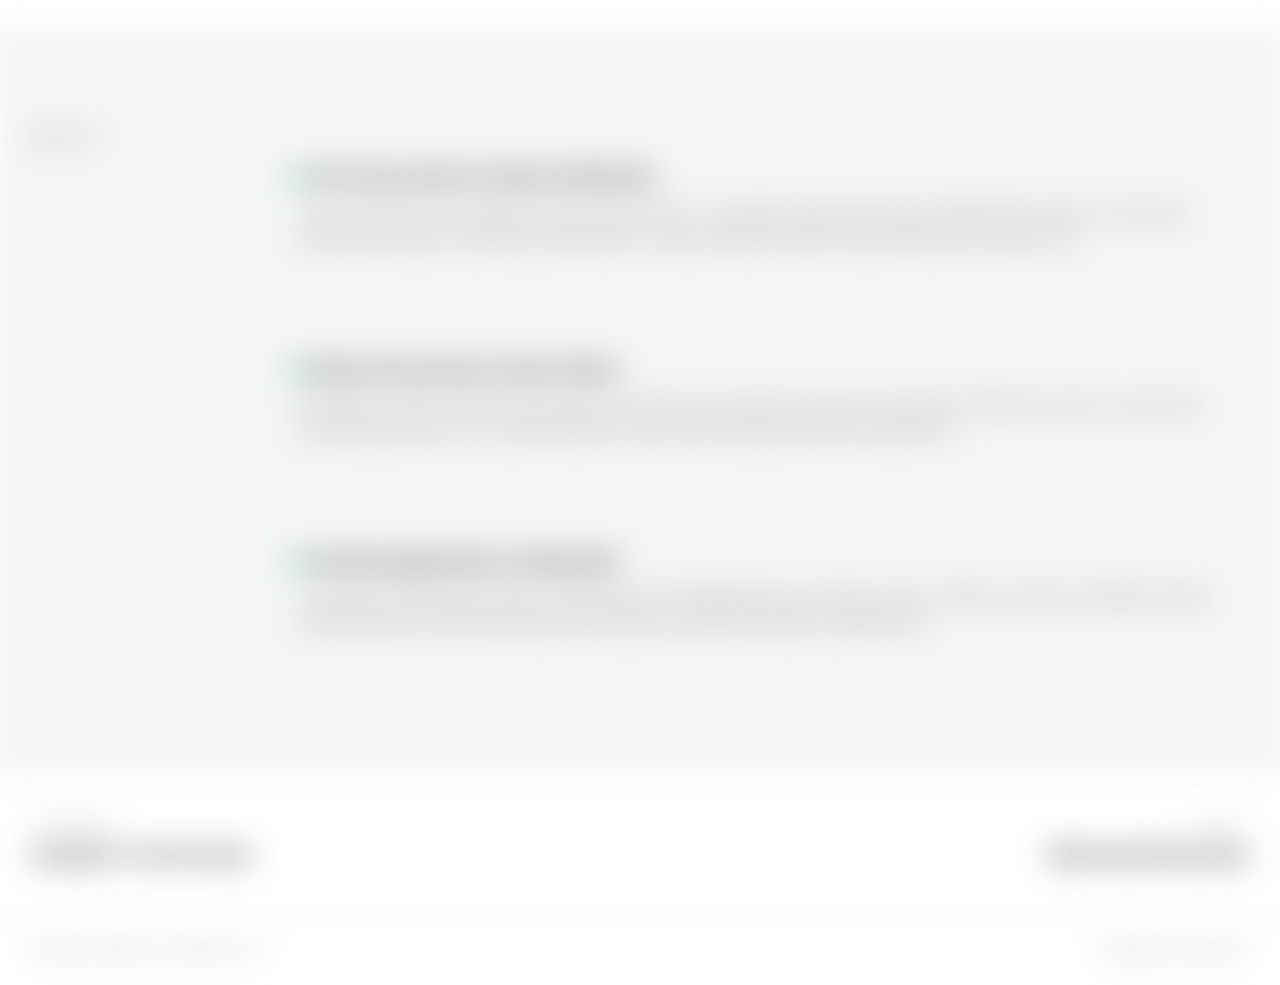
<file: case-studies/operational-efficiency.html>
<!DOCTYPE html>
<html lang="en">
<head>
  <meta charset="UTF-8">
  <meta name="viewport" content="width=device-width, initial-scale=1.0">
  <meta name="theme-color" content="#ffffff">
  <title>Contact Us - Record CSAT Uplift - Paul White</title>
  <link rel="preconnect" href="https://fonts.googleapis.com">
  <link rel="preconnect" href="https://fonts.gstatic.com" crossorigin>
  <link href="https://fonts.googleapis.com/css2?family=Inter:ital,opsz,wght@0,14..32,300;0,14..32,400;0,14..32,500;0,14..32,600;0,14..32,700;0,14..32,800;0,14..32,900;1,14..32,400&display=swap" rel="stylesheet">
  <link rel="stylesheet" href="../css/styles.css?v=password-gate-31">
  <link rel="stylesheet" href="../css/case-study.css">
</head>
<body data-theme="dark" class="nav-avatar-static">
  <div class="progress-bar" id="progressBar"></div>

    <nav class="nav" id="nav">
    <div class="nav-inner">
            <a href="../index.html" class="nav-logo">
        <span class="nav-avatar" aria-hidden="true">
          <img src="../images/paul-photo.png" alt="">
        </span>
        <span class="nav-logo-text">Paul White</span>
      </a>
      <div class="nav-links" id="navLinks">
        <a href="../index.html#about">About</a>
        <a href="../index.html#work">Work</a>
        <a href="../index.html#experience">Experience</a>
        <a href="../index.html#contact">Contact</a>
      </div>
      <div class="nav-actions">
        <a href="mailto:paul_j_white@me.com" class="nav-cta">Get in touch</a>
        <button class="theme-toggle" id="themeToggle" type="button" aria-label="Switch to light mode" aria-pressed="false">
          <span class="theme-toggle-icon theme-toggle-icon-sun" aria-hidden="true">
            <svg viewBox="0 0 24 24" focusable="false">
              <circle cx="12" cy="12" r="4.5"></circle>
              <path d="M12 2.75v2.5M12 18.75v2.5M21.25 12h-2.5M5.25 12H2.75M18.54 5.46l-1.77 1.77M7.23 16.77l-1.77 1.77M18.54 18.54l-1.77-1.77M7.23 7.23 5.46 5.46"></path>
            </svg>
          </span>
          <span class="theme-toggle-icon theme-toggle-icon-moon" aria-hidden="true">
            <svg viewBox="0 0 24 24" focusable="false">
              <path d="M20.2 14.2A8.5 8.5 0 0 1 9.8 3.8a8.8 8.8 0 1 0 10.4 10.4Z"></path>
            </svg>
          </span>
        </button>
        <button class="menu-toggle" id="menuToggle" type="button" aria-label="Open navigation menu" aria-expanded="false" aria-controls="navLinks">
          <span></span>
          <span></span>
          <span></span>
        </button>
      </div>
    </div>
  </nav>

  <!-- Hero -->
  <div class="cs-hero">
    <a href="../index.html#work" class="cs-back">&larr; Work</a>
    <span class="cs-label">Case Study &middot; 08 / 09</span>
    <h1 class="cs-title">Contact Us<br>Record CSAT Uplift</h1>
    <p class="cs-subtitle">Nationwide Building Society's largest ever improvement in customer satisfaction</p>
    <div class="cs-meta">
      <div class="cs-meta-item"><span>Role</span><strong>Senior Experience Designer</strong></div>
      <div class="cs-meta-item"><span>Team</span><strong>2 UX Designers, 1 Content Designer, 2 Developers</strong></div>
      <div class="cs-meta-item"><span>Tools</span><strong>Axure, Sketch</strong></div>
      <div class="cs-meta-item"><span>Timeline</span><strong>3 Months</strong></div>
    </div>
  </div>

  <!-- Cover image -->
  <div class="cs-cover cs-cover--full-image cs-cover--efficiency">
    <img src="../images/case-05-efficiency.png" alt="Contact Us - Record CSAT Uplift">
  </div>

  <!-- Overview -->
  <section class="cs-section">
    <div class="cs-container">
      <div class="cs-two-col">
        <div class="cs-col-label"><h2>Overview</h2></div>
        <div class="cs-col-content">
          <p>Designed and delivered a new 'Contact Us' tool for Nationwide Building Society - translating a fragmented, high-friction support experience into a streamlined, self-serve journey. Working collaboratively in an agile scrum delivery team, the project combined deep user research with rapid prototyping and iterative testing. The result was a 36% improvement in customer satisfaction - the largest single CSAT increase in Nationwide's history.</p>
        </div>
      </div>
    </div>
  </section>

  <!-- The Problem -->
  <section class="cs-section cs-section--alt">
    <div class="cs-container">
      <div class="cs-two-col">
        <div class="cs-col-label"><h2>The Problem</h2></div>
        <div class="cs-col-content">
          <div class="cs-problems">
            <div class="cs-problem">
              <h4>Fragmented Support Experience</h4>
              <p>Customers struggled to find the right contact method for their query, often bouncing between channels - phone, branch, secure messaging - without clear guidance. This created frustration and unnecessary call volume.</p>
            </div>
            <div class="cs-problem">
              <h4>Low Customer Satisfaction</h4>
              <p>The existing Contact Us journey had consistently poor CSAT scores, reflecting a genuine gap between what customers needed and what the experience provided.</p>
            </div>
          </div>
        </div>
      </div>
    </div>
  </section>

  <!-- The Approach -->
  <section class="cs-section">
    <div class="cs-container">
      <div class="cs-two-col">
        <div class="cs-col-label"><h2>The Approach</h2></div>
        <div class="cs-col-content">

          <h3>User Research &amp; Discovery</h3>
          <p>Began with qualitative research to understand the full scope of the problem - interviewing customers about their support experiences, mapping existing journeys across all contact channels, and identifying where friction was highest.</p>

          <h4>Journey Mapping</h4>
          <p>Created detailed customer journey maps across all contact channels to visualise pain points and identify opportunities for improvement. This became a key artefact for aligning stakeholders.</p>

          <h4>Insight Generation</h4>
          <p>Synthesised research findings into clear design principles for the new tool: help customers find the right channel for their query; reduce unnecessary phone contact; provide clarity and confidence at every step.</p>

          <h3>Design &amp; Prototyping</h3>
          <p>Designed the new Contact Us tool using Axure and Sketch - building low-fidelity wireframes to test concepts quickly, then iterating to high-fidelity prototypes based on user feedback.</p>

          <h4>Guided Journey Design</h4>
          <p>Rather than presenting customers with a flat list of contact options, the new tool guided users through their query type - surfacing the most appropriate contact method based on what they needed to do. This reduced decision fatigue and improved confidence.</p>

          <h4>Iterative Testing</h4>
          <p>Ran multiple rounds of usability testing throughout the design process - refining the journey based on real user behaviour and ensuring the final solution would perform in the real world.</p>

          <h3>Agile Delivery</h3>
          <p>Delivered as part of Nationwide's first Digital Agile Scrum Delivery Team - working in sprints with daily standups, regular reviews with stakeholders, and continuous feedback loops with development. This approach enabled faster delivery and more responsive design decisions.</p>

        </div>
      </div>
    </div>
  </section>

  <!-- Results -->
  <section class="cs-section cs-section--alt">
    <div class="cs-container">
      <div class="cs-two-col">
        <div class="cs-col-label"><h2>Results</h2></div>
        <div class="cs-col-content">
          <div class="cs-results">
            <div class="cs-result">
              <h4>36% Improvement in Customer Satisfaction</h4>
              <p>The new Contact Us tool delivered a 36% uplift in CSAT - the largest single improvement in Nationwide's history. This directly reflected the impact of replacing a fragmented, confusing experience with a clear, guided, self-serve journey.</p>
            </div>
            <div class="cs-result">
              <h4>Reduced Unnecessary Contact Volume</h4>
              <p>By helping customers find the right support channel for their specific query, the tool reduced misdirected contact - particularly unnecessary phone calls - saving operational cost while improving the customer experience.</p>
            </div>
            <div class="cs-result">
              <h4>Pioneering Agile Delivery at Nationwide</h4>
              <p>This project was delivered as part of Nationwide's first Digital Agile Scrum Delivery Team, helping to shape and validate the agile methodology that would be adopted more broadly across the organisation's digital teams.</p>
            </div>
          </div>
        </div>
      </div>
    </div>
  </section>

  <!-- Case nav -->
  <nav class="cs-nav">
    <a href="navigation.html" class="cs-nav-item">
      <span class="cs-nav-dir">&larr; Previous</span>
      <span class="cs-nav-title">Navigation Transformation</span>
    </a>
    <a href="meaningful-data.html" class="cs-nav-item">
      <span class="cs-nav-dir">Next &rarr;</span>
      <span class="cs-nav-title">Making Data Meaningful</span>
    </a>
  </nav>

  <footer class="footer">
    <div class="footer-inner">
      <span>&copy; 2025 Paul White &middot; Oxfordshire, UK</span>
      <span class="footer-tag">Designed with intention.</span>
    </div>
  </footer>

  <script src="../js/main.js?v=password-gate-31"></script>
</body>
</html>
</file>
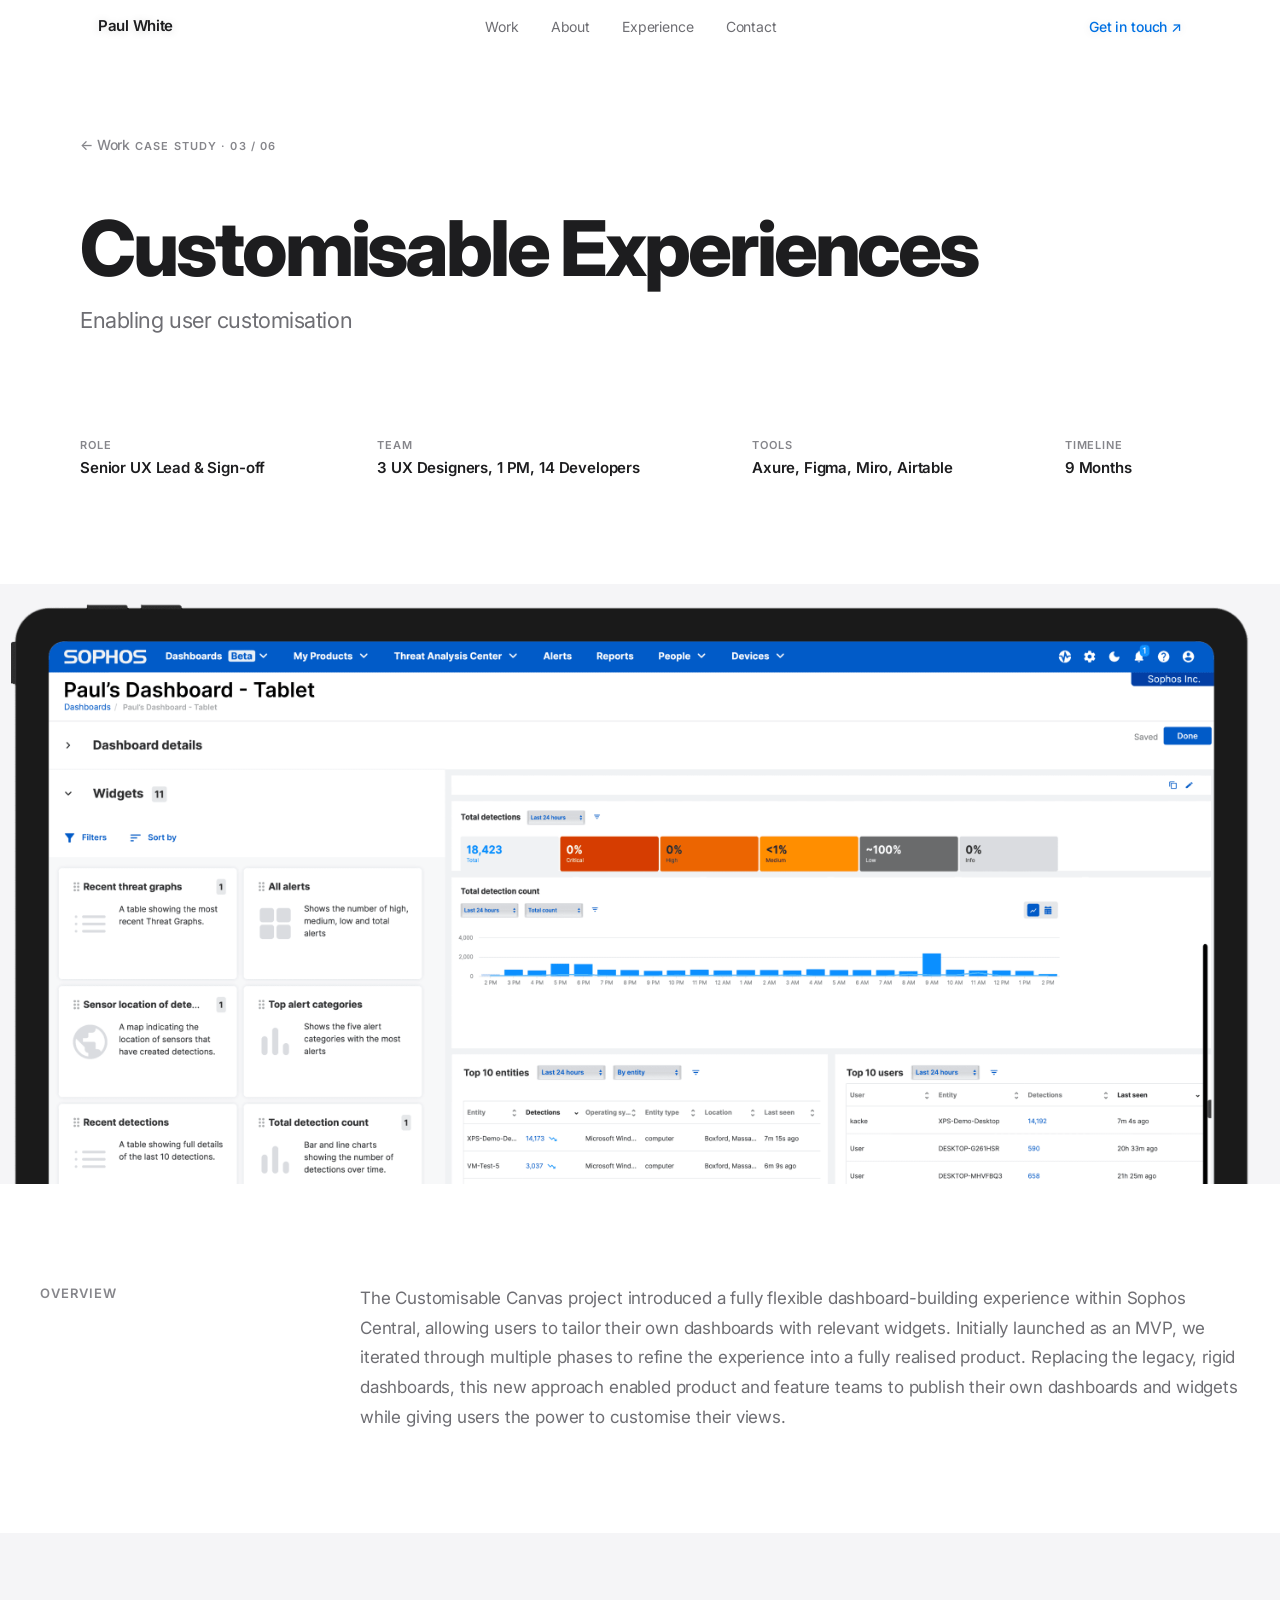
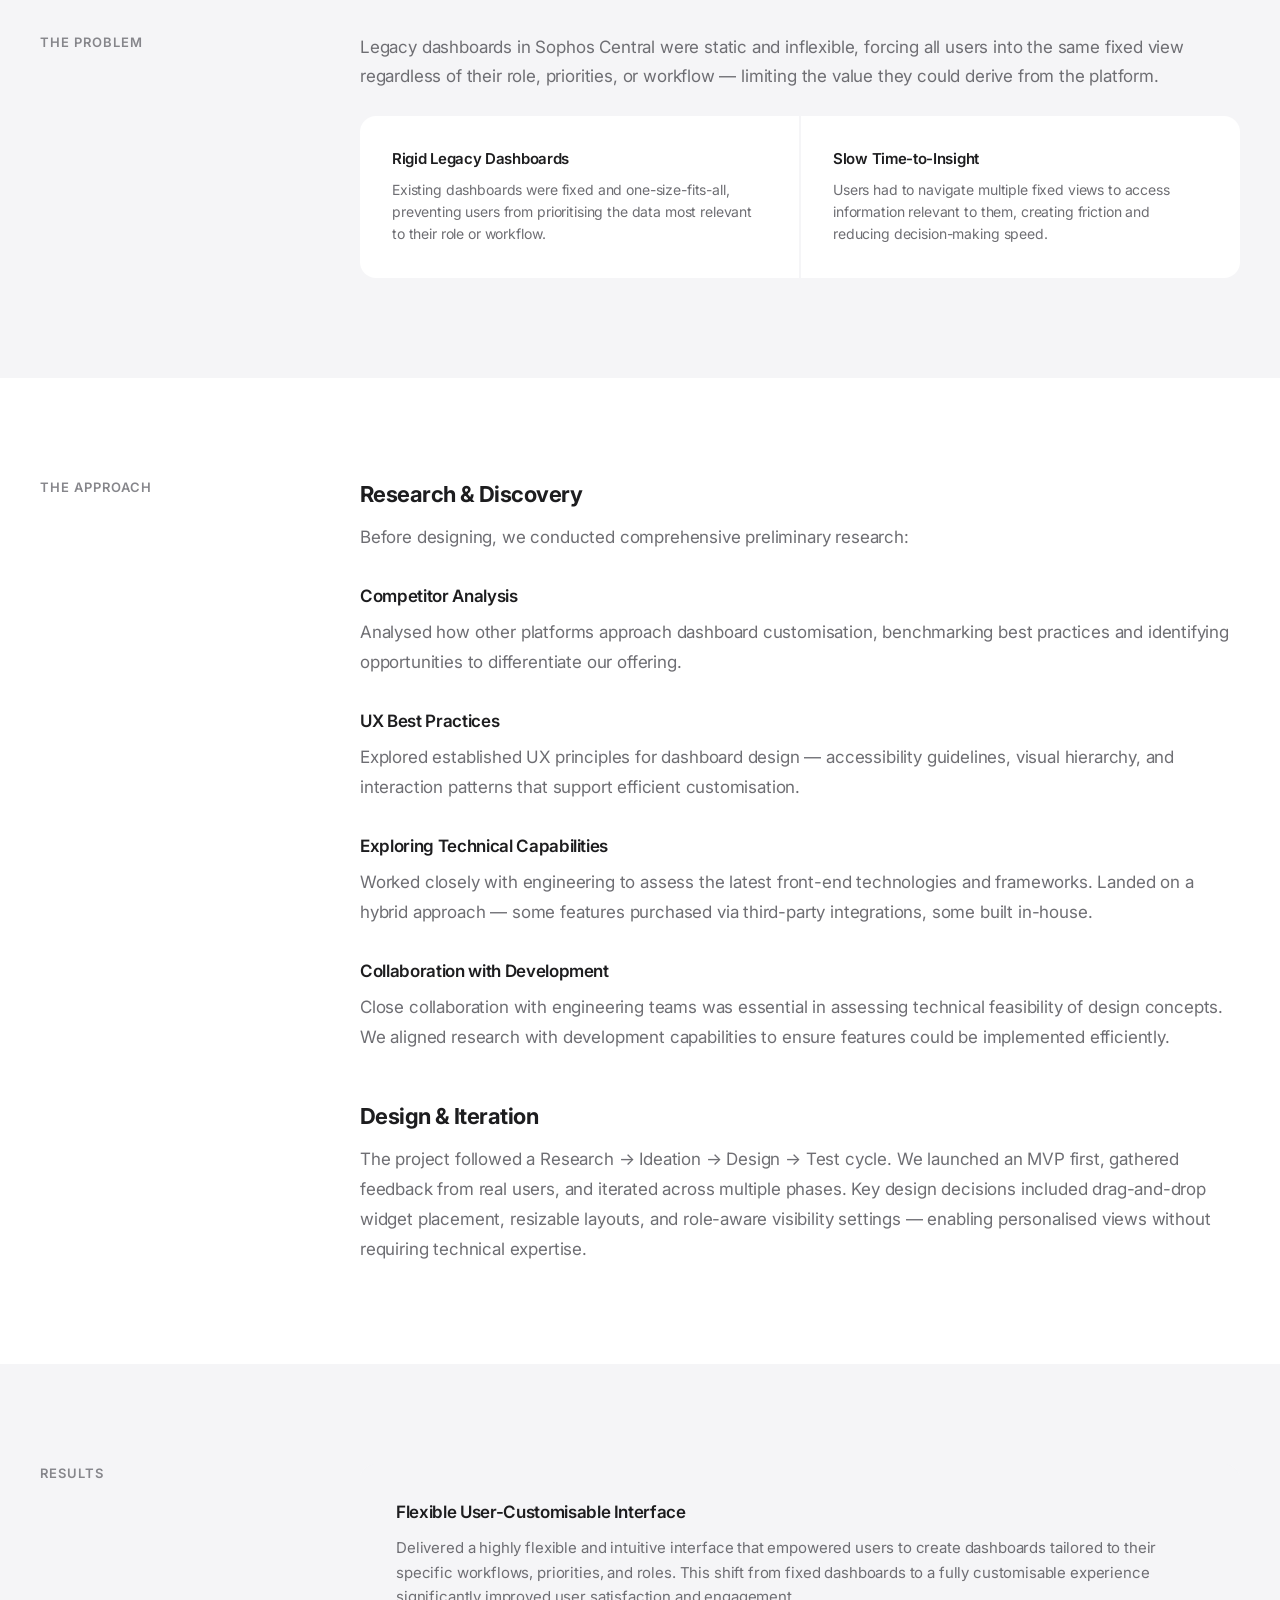
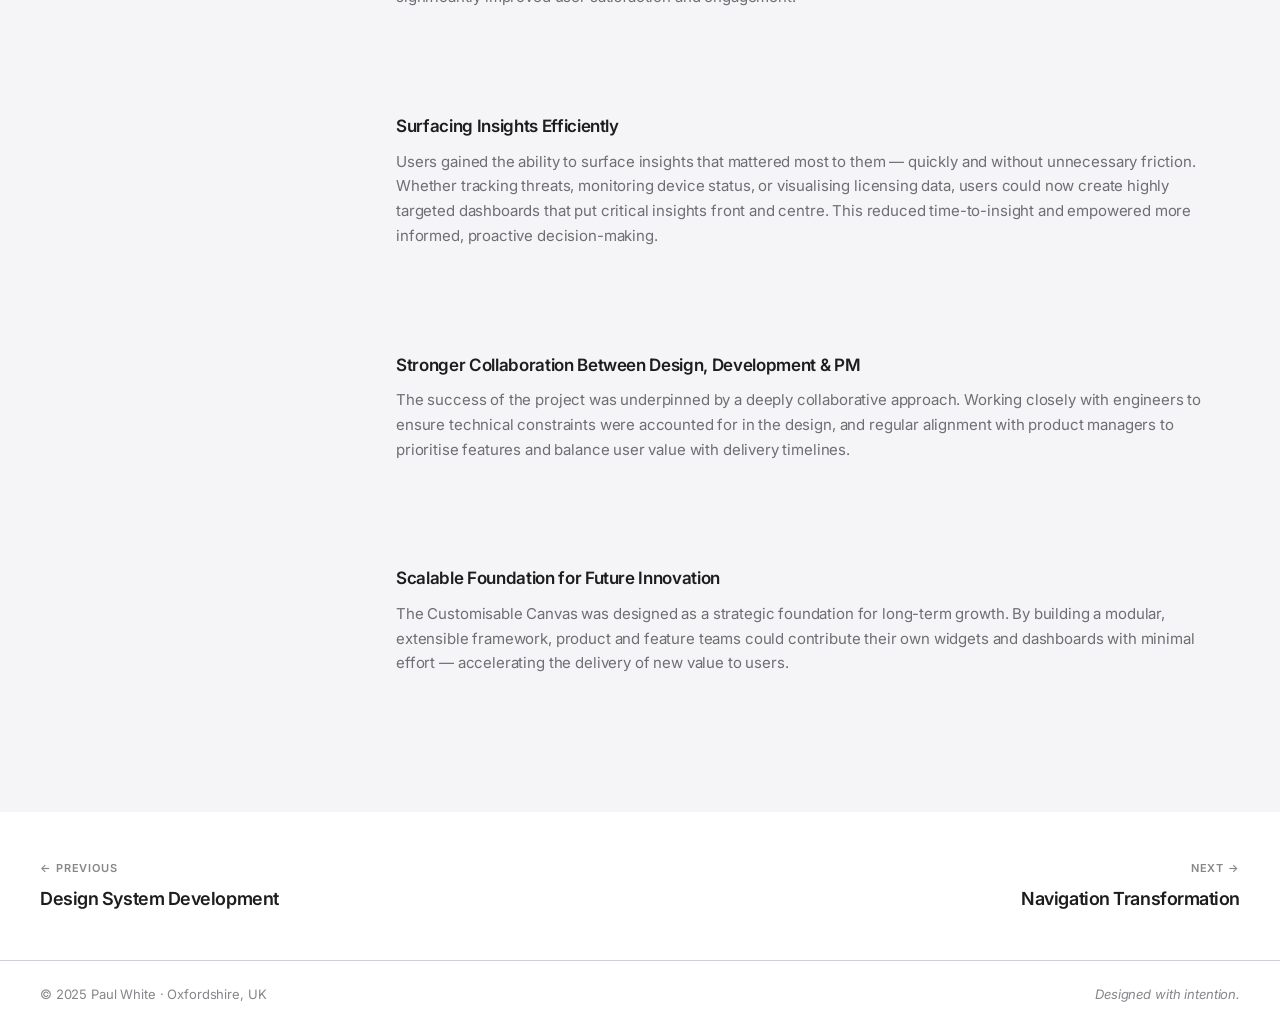
<file: .claude/worktrees/eager-edison/case-studies/custom-dashboards.html>
<!DOCTYPE html>
<html lang="en">
<head>
  <meta charset="UTF-8">
  <meta name="viewport" content="width=device-width, initial-scale=1.0">
  <title>Customisable Experiences — Paul White</title>
  <link rel="preconnect" href="https://fonts.googleapis.com">
  <link rel="preconnect" href="https://fonts.gstatic.com" crossorigin>
  <link href="https://fonts.googleapis.com/css2?family=Inter:ital,opsz,wght@0,14..32,300;0,14..32,400;0,14..32,500;0,14..32,600;0,14..32,700;0,14..32,800;0,14..32,900;1,14..32,400&display=swap" rel="stylesheet">
  <link rel="stylesheet" href="../css/styles.css">
  <link rel="stylesheet" href="../css/case-study.css">
</head>
<body>
  <div class="progress-bar" id="progressBar"></div>

  <nav class="nav" id="nav">
    <div class="nav-inner">
      <a href="../index.html" class="nav-logo">Paul White</a>
      <div class="nav-links">
        <a href="../index.html#work">Work</a>
        <a href="../index.html#about">About</a>
        <a href="../index.html#experience">Experience</a>
        <a href="../index.html#contact">Contact</a>
      </div>
      <a href="mailto:paul_j_white@me.com" class="nav-cta">Get in touch ↗</a>
    </div>
  </nav>

  <!-- Hero -->
  <div class="cs-hero">
    <a href="../index.html#work" class="cs-back">← Work</a>
    <span class="cs-label">Case Study · 03 / 06</span>
    <h1 class="cs-title">Customisable Experiences</h1>
    <p class="cs-subtitle">Enabling user customisation</p>
    <div class="cs-meta">
      <div class="cs-meta-item"><span>Role</span><strong>Senior UX Lead &amp; Sign-off</strong></div>
      <div class="cs-meta-item"><span>Team</span><strong>3 UX Designers, 1 PM, 14 Developers</strong></div>
      <div class="cs-meta-item"><span>Tools</span><strong>Axure, Figma, Miro, Airtable</strong></div>
      <div class="cs-meta-item"><span>Timeline</span><strong>9 Months</strong></div>
    </div>
  </div>

  <!-- Cover image -->
  <div class="cs-cover">
    <img src="../images/case-03-custom-dashboards.png" alt="Customisable Experiences">
  </div>

  <!-- Overview -->
  <section class="cs-section">
    <div class="cs-container">
      <div class="cs-two-col">
        <div class="cs-col-label"><h2>Overview</h2></div>
        <div class="cs-col-content">
          <p>The Customisable Canvas project introduced a fully flexible dashboard-building experience within Sophos Central, allowing users to tailor their own dashboards with relevant widgets. Initially launched as an MVP, we iterated through multiple phases to refine the experience into a fully realised product. Replacing the legacy, rigid dashboards, this new approach enabled product and feature teams to publish their own dashboards and widgets while giving users the power to customise their views.</p>
        </div>
      </div>
    </div>
  </section>

  <!-- The Problem -->
  <section class="cs-section cs-section--alt">
    <div class="cs-container">
      <div class="cs-two-col">
        <div class="cs-col-label"><h2>The Problem</h2></div>
        <div class="cs-col-content">
          <p>Legacy dashboards in Sophos Central were static and inflexible, forcing all users into the same fixed view regardless of their role, priorities, or workflow — limiting the value they could derive from the platform.</p>
          <div class="cs-problems">
            <div class="cs-problem">
              <h4>Rigid Legacy Dashboards</h4>
              <p>Existing dashboards were fixed and one-size-fits-all, preventing users from prioritising the data most relevant to their role or workflow.</p>
            </div>
            <div class="cs-problem">
              <h4>Slow Time-to-Insight</h4>
              <p>Users had to navigate multiple fixed views to access information relevant to them, creating friction and reducing decision-making speed.</p>
            </div>
          </div>
        </div>
      </div>
    </div>
  </section>

  <!-- The Approach -->
  <section class="cs-section">
    <div class="cs-container">
      <div class="cs-two-col">
        <div class="cs-col-label"><h2>The Approach</h2></div>
        <div class="cs-col-content">

          <h3>Research &amp; Discovery</h3>
          <p>Before designing, we conducted comprehensive preliminary research:</p>

          <h4>Competitor Analysis</h4>
          <p>Analysed how other platforms approach dashboard customisation, benchmarking best practices and identifying opportunities to differentiate our offering.</p>

          <h4>UX Best Practices</h4>
          <p>Explored established UX principles for dashboard design — accessibility guidelines, visual hierarchy, and interaction patterns that support efficient customisation.</p>

          <h4>Exploring Technical Capabilities</h4>
          <p>Worked closely with engineering to assess the latest front-end technologies and frameworks. Landed on a hybrid approach — some features purchased via third-party integrations, some built in-house.</p>

          <h4>Collaboration with Development</h4>
          <p>Close collaboration with engineering teams was essential in assessing technical feasibility of design concepts. We aligned research with development capabilities to ensure features could be implemented efficiently.</p>

          <h3>Design &amp; Iteration</h3>
          <p>The project followed a Research → Ideation → Design → Test cycle. We launched an MVP first, gathered feedback from real users, and iterated across multiple phases. Key design decisions included drag-and-drop widget placement, resizable layouts, and role-aware visibility settings — enabling personalised views without requiring technical expertise.</p>

        </div>
      </div>
    </div>
  </section>

  <!-- Results -->
  <section class="cs-section cs-section--alt">
    <div class="cs-container">
      <div class="cs-two-col">
        <div class="cs-col-label"><h2>Results</h2></div>
        <div class="cs-col-content">
          <div class="cs-results">
            <div class="cs-result">
              <h4>Flexible User-Customisable Interface</h4>
              <p>Delivered a highly flexible and intuitive interface that empowered users to create dashboards tailored to their specific workflows, priorities, and roles. This shift from fixed dashboards to a fully customisable experience significantly improved user satisfaction and engagement.</p>
            </div>
            <div class="cs-result">
              <h4>Surfacing Insights Efficiently</h4>
              <p>Users gained the ability to surface insights that mattered most to them — quickly and without unnecessary friction. Whether tracking threats, monitoring device status, or visualising licensing data, users could now create highly targeted dashboards that put critical insights front and centre. This reduced time-to-insight and empowered more informed, proactive decision-making.</p>
            </div>
            <div class="cs-result">
              <h4>Stronger Collaboration Between Design, Development &amp; PM</h4>
              <p>The success of the project was underpinned by a deeply collaborative approach. Working closely with engineers to ensure technical constraints were accounted for in the design, and regular alignment with product managers to prioritise features and balance user value with delivery timelines.</p>
            </div>
            <div class="cs-result">
              <h4>Scalable Foundation for Future Innovation</h4>
              <p>The Customisable Canvas was designed as a strategic foundation for long-term growth. By building a modular, extensible framework, product and feature teams could contribute their own widgets and dashboards with minimal effort — accelerating the delivery of new value to users.</p>
            </div>
          </div>
        </div>
      </div>
    </div>
  </section>

  <!-- Case nav -->
  <nav class="cs-nav">
    <a href="design-system.html" class="cs-nav-item">
      <span class="cs-nav-dir">← Previous</span>
      <span class="cs-nav-title">Design System Development</span>
    </a>
    <a href="navigation.html" class="cs-nav-item">
      <span class="cs-nav-dir">Next →</span>
      <span class="cs-nav-title">Navigation Transformation</span>
    </a>
  </nav>

  <footer class="footer">
    <div class="footer-inner">
      <span>© 2025 Paul White · Oxfordshire, UK</span>
      <span class="footer-tag">Designed with intention.</span>
    </div>
  </footer>

  <script src="../js/main.js"></script>
</body>
</html>
</file>
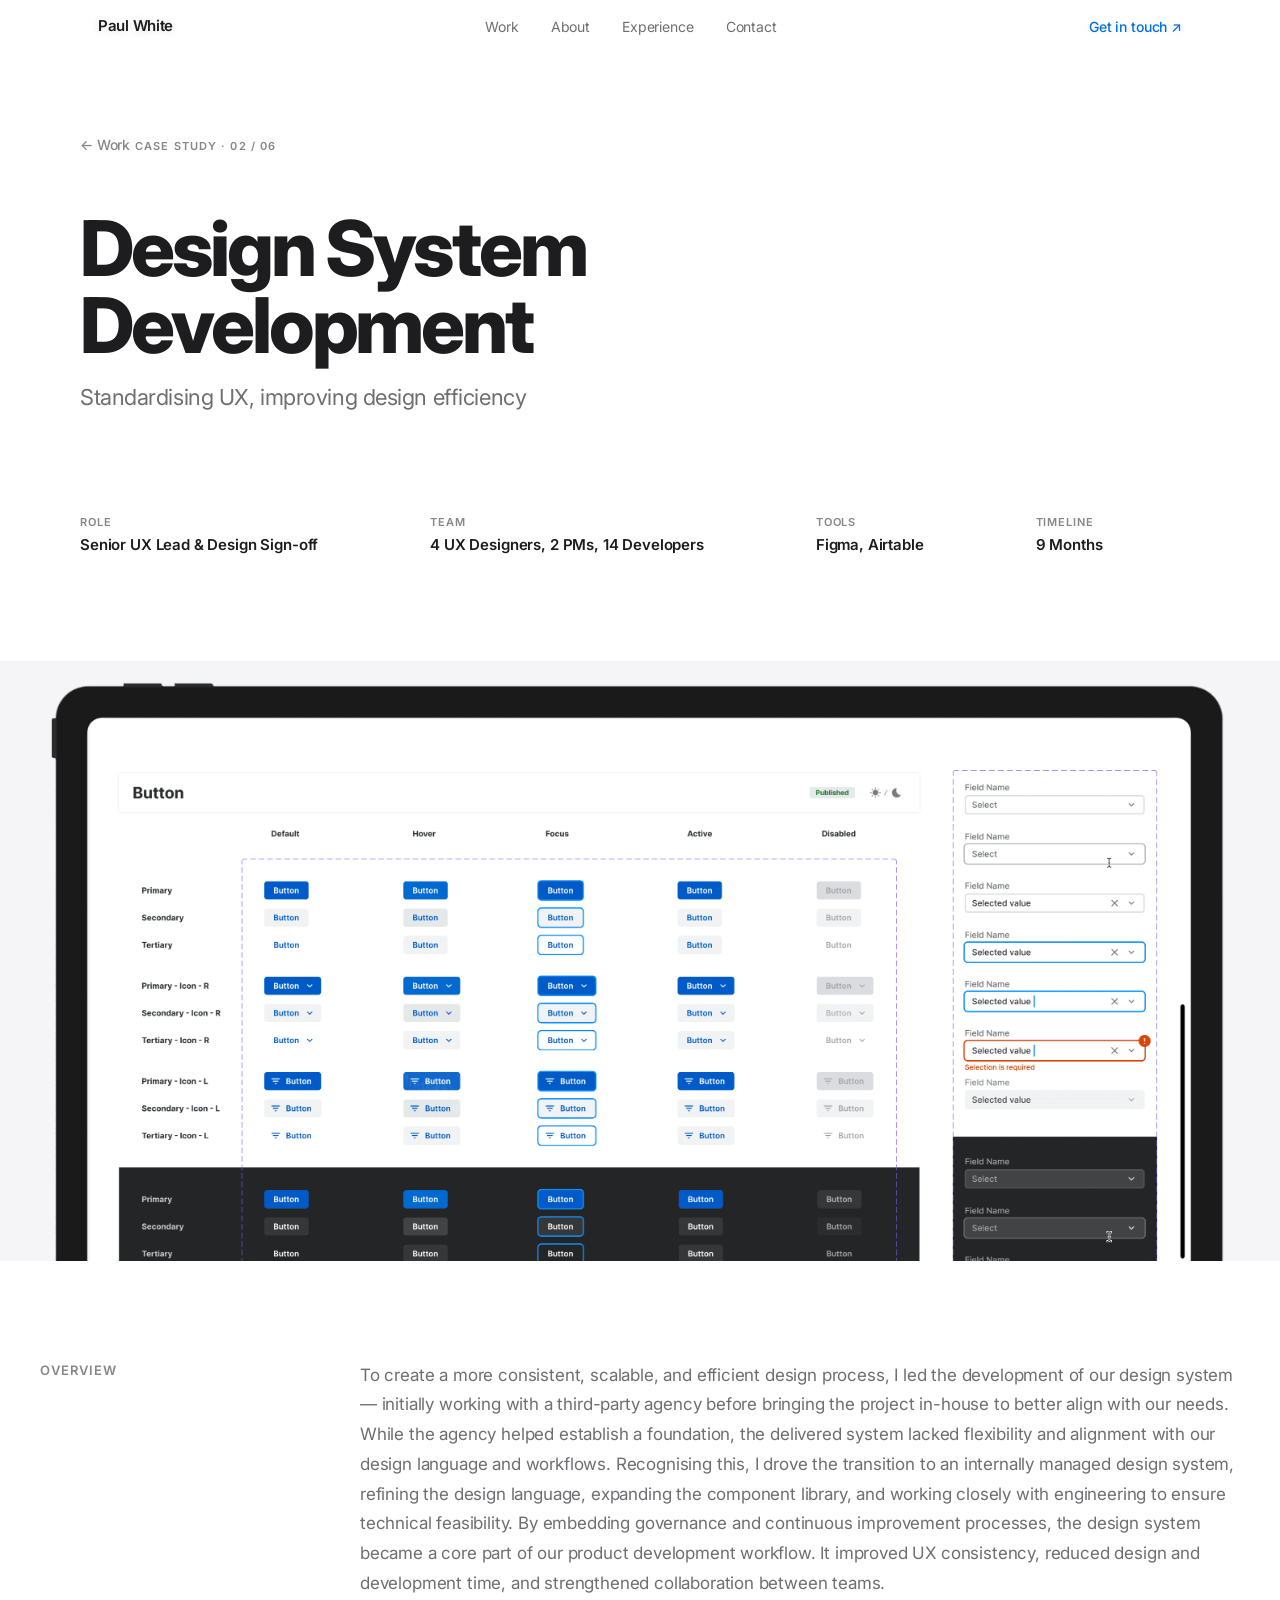
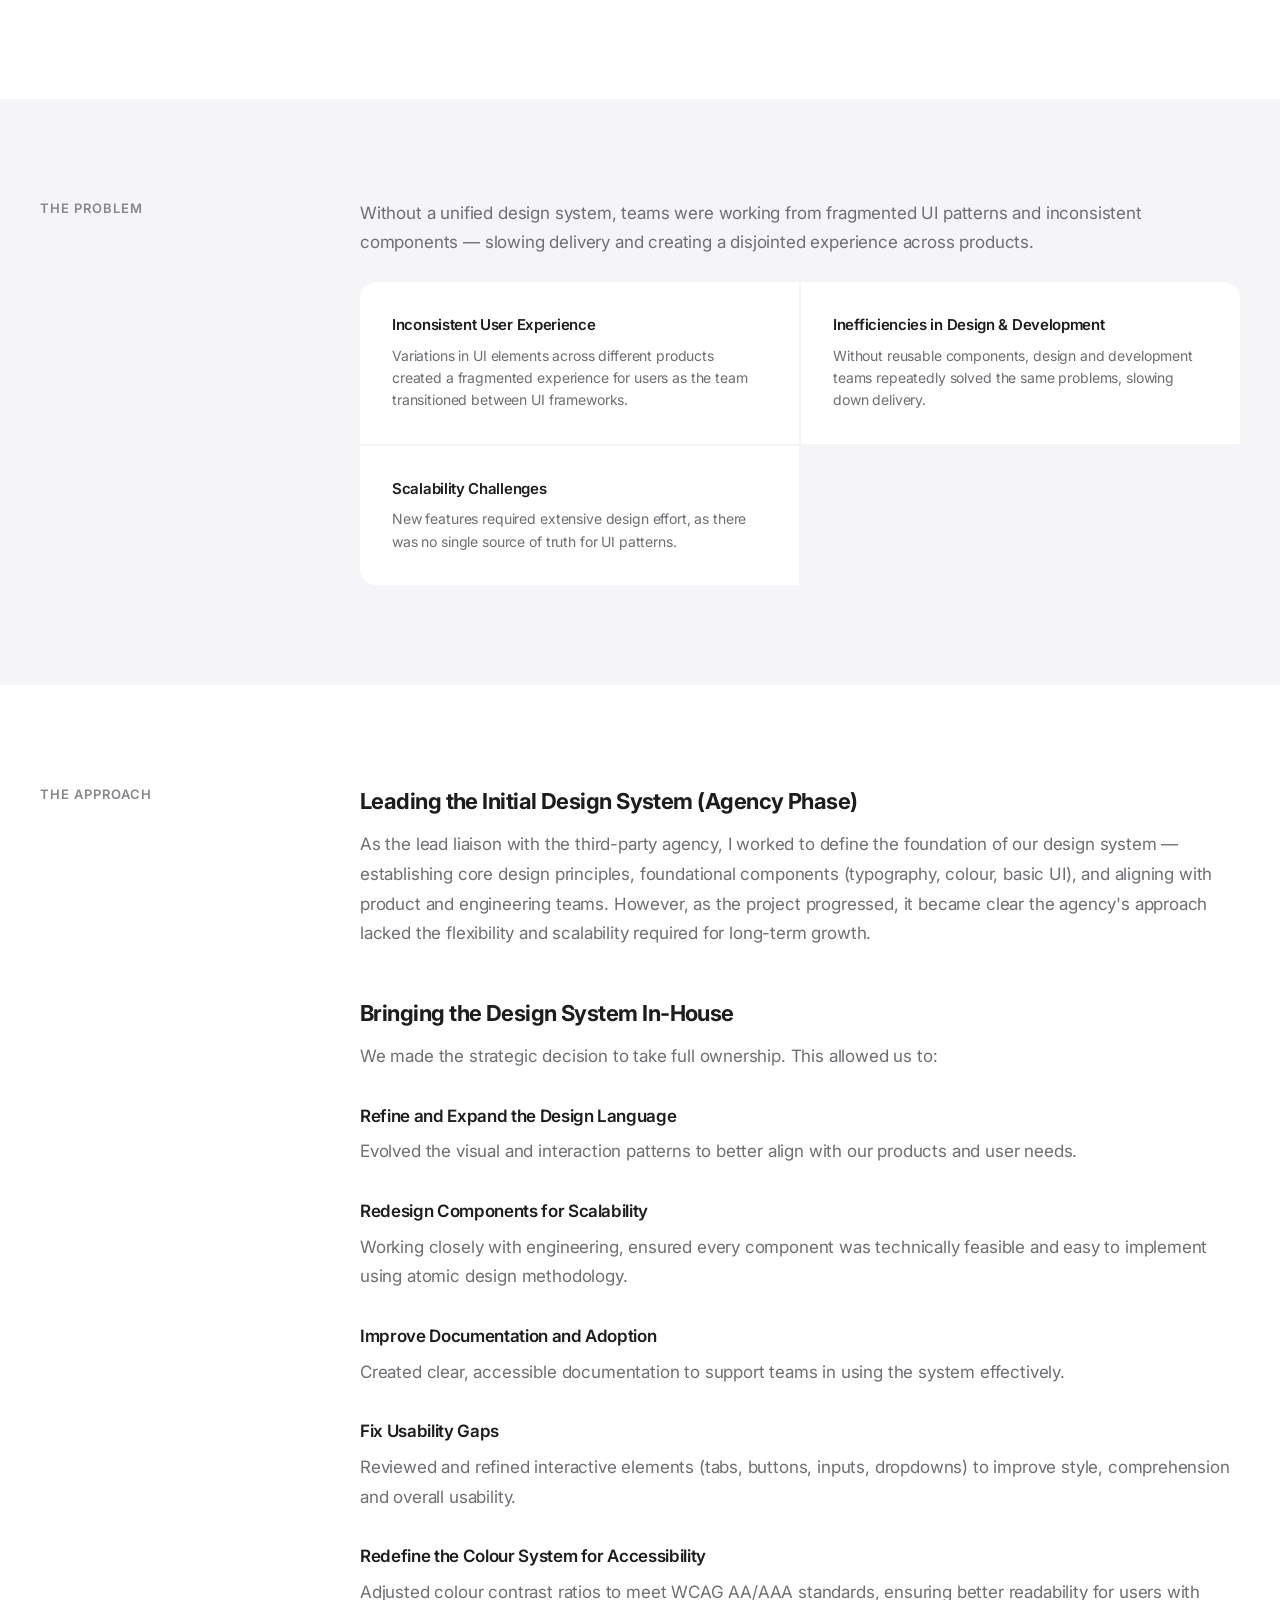
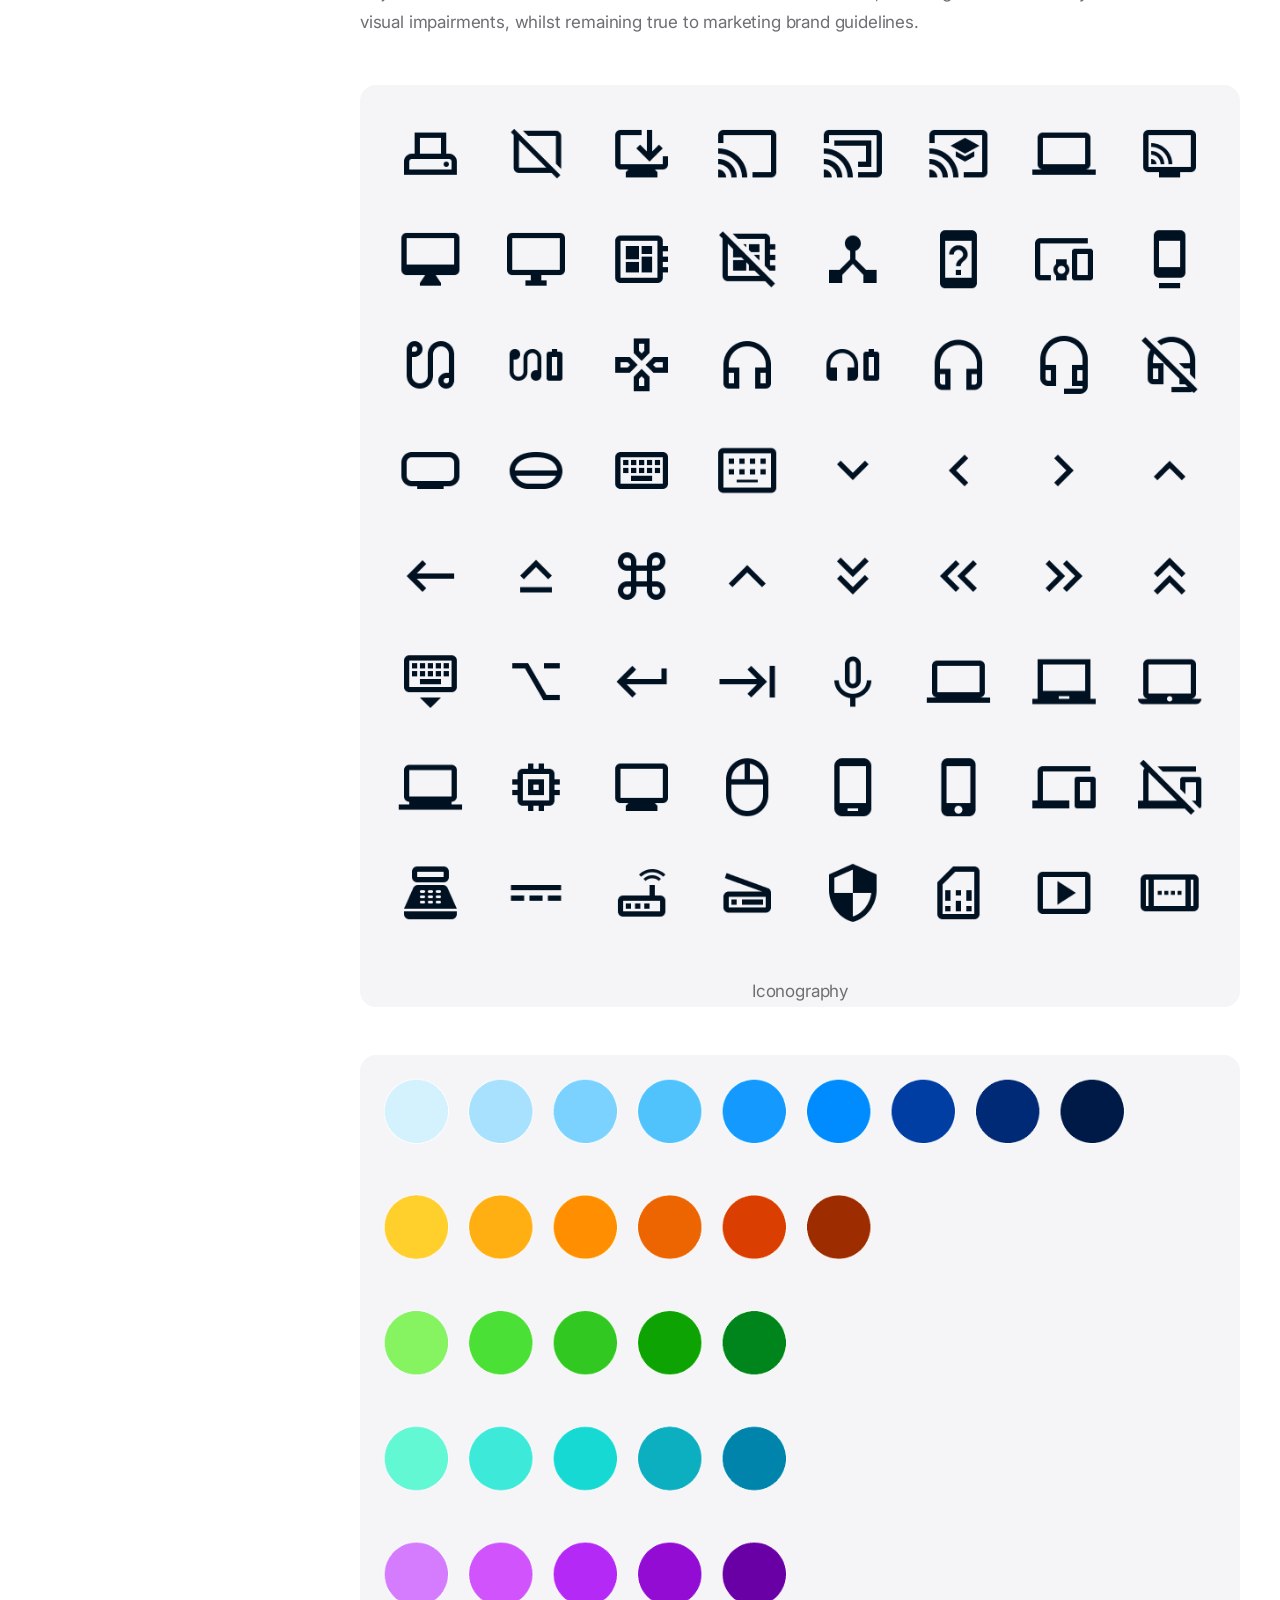
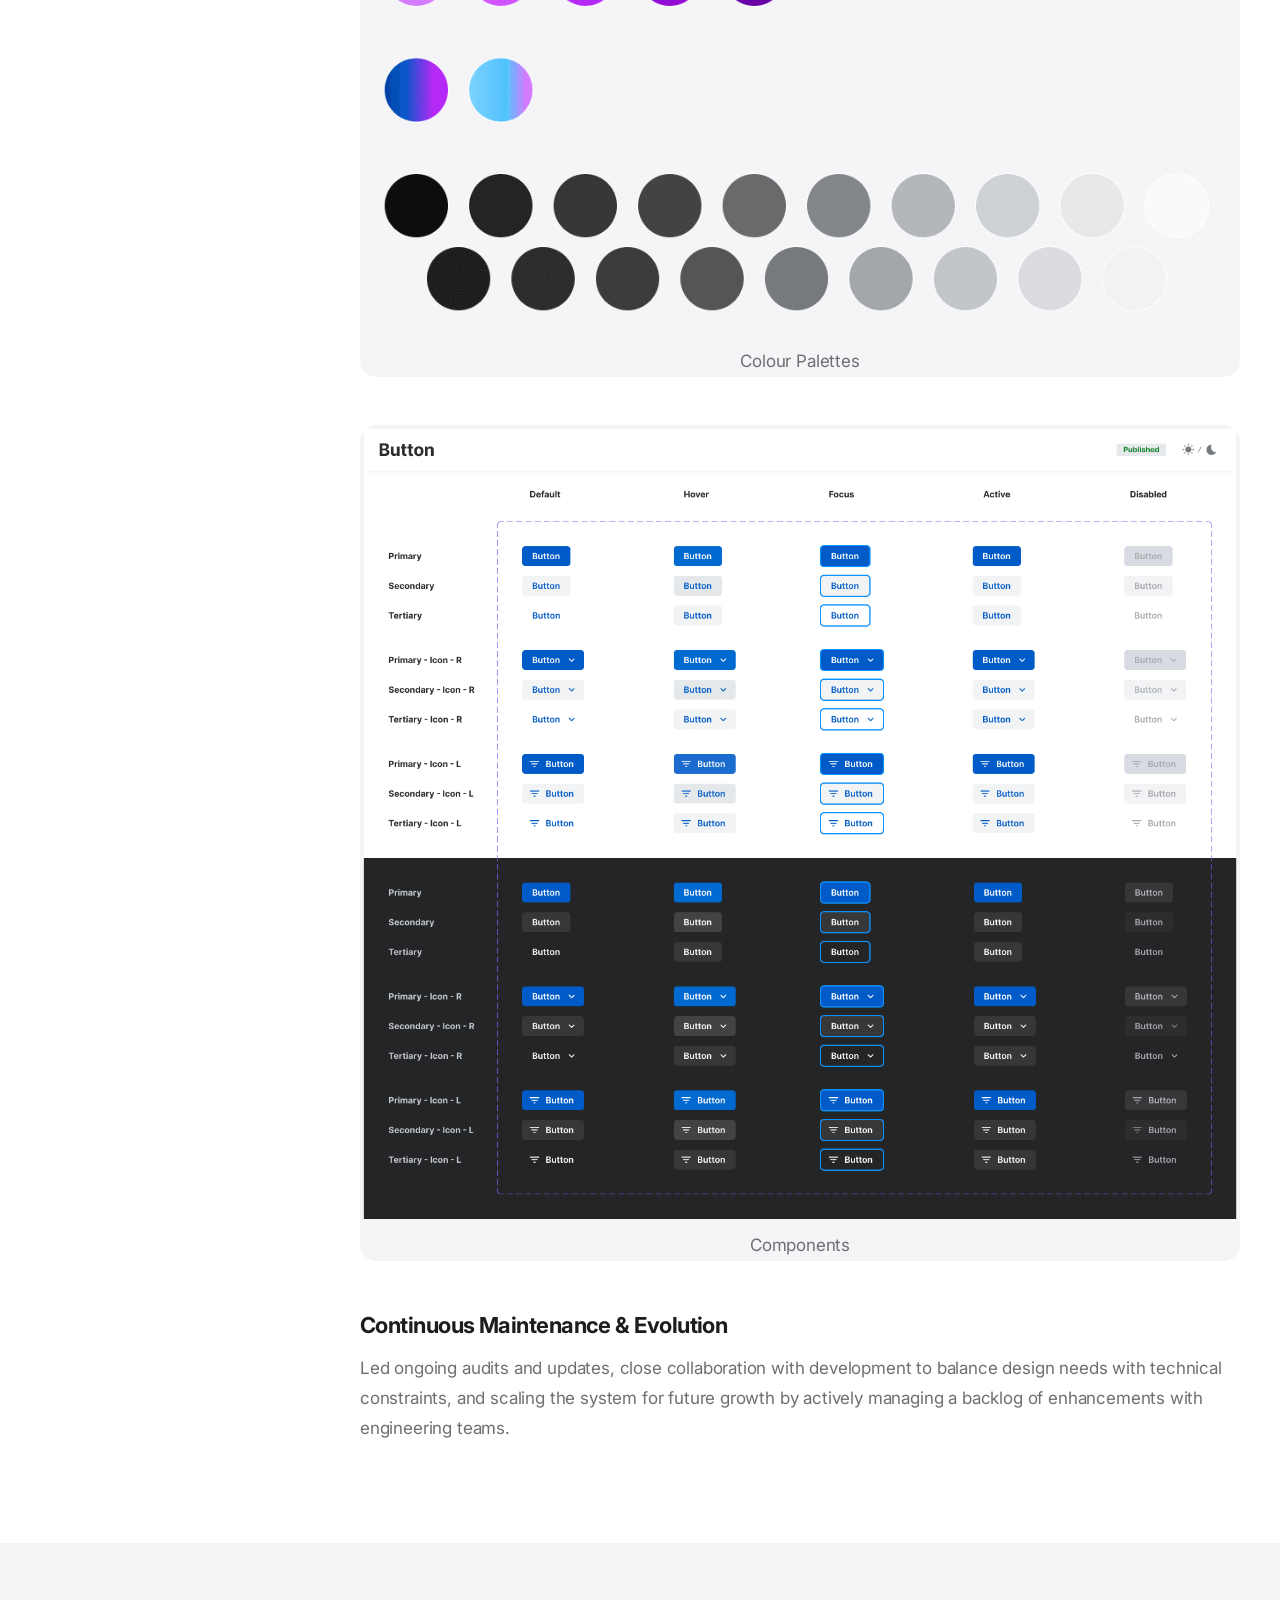
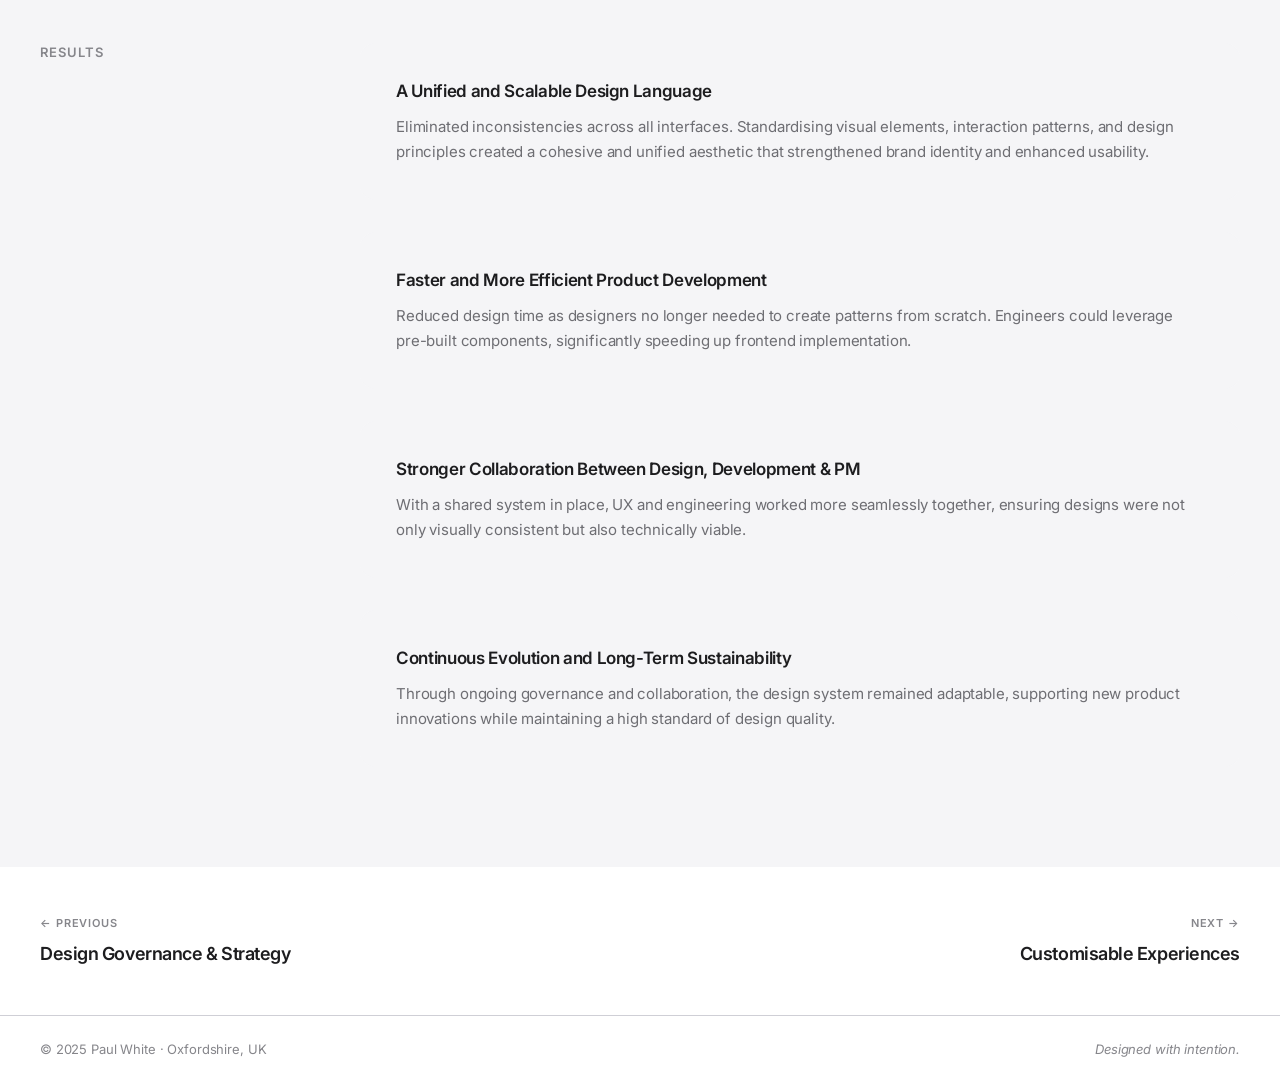
<file: .claude/worktrees/eager-edison/case-studies/design-system.html>
<!DOCTYPE html>
<html lang="en">
<head>
  <meta charset="UTF-8">
  <meta name="viewport" content="width=device-width, initial-scale=1.0">
  <title>Design System Development — Paul White</title>
  <link rel="preconnect" href="https://fonts.googleapis.com">
  <link rel="preconnect" href="https://fonts.gstatic.com" crossorigin>
  <link href="https://fonts.googleapis.com/css2?family=Inter:ital,opsz,wght@0,14..32,300;0,14..32,400;0,14..32,500;0,14..32,600;0,14..32,700;0,14..32,800;0,14..32,900;1,14..32,400&display=swap" rel="stylesheet">
  <link rel="stylesheet" href="../css/styles.css">
  <link rel="stylesheet" href="../css/case-study.css">
</head>
<body>
  <div class="progress-bar" id="progressBar"></div>

  <nav class="nav" id="nav">
    <div class="nav-inner">
      <a href="../index.html" class="nav-logo">Paul White</a>
      <div class="nav-links">
        <a href="../index.html#work">Work</a>
        <a href="../index.html#about">About</a>
        <a href="../index.html#experience">Experience</a>
        <a href="../index.html#contact">Contact</a>
      </div>
      <a href="mailto:paul_j_white@me.com" class="nav-cta">Get in touch ↗</a>
    </div>
  </nav>

  <!-- Hero -->
  <div class="cs-hero">
    <a href="../index.html#work" class="cs-back">← Work</a>
    <span class="cs-label">Case Study · 02 / 06</span>
    <h1 class="cs-title">Design System Development</h1>
    <p class="cs-subtitle">Standardising UX, improving design efficiency</p>
    <div class="cs-meta">
      <div class="cs-meta-item"><span>Role</span><strong>Senior UX Lead &amp; Design Sign-off</strong></div>
      <div class="cs-meta-item"><span>Team</span><strong>4 UX Designers, 2 PMs, 14 Developers</strong></div>
      <div class="cs-meta-item"><span>Tools</span><strong>Figma, Airtable</strong></div>
      <div class="cs-meta-item"><span>Timeline</span><strong>9 Months</strong></div>
    </div>
  </div>

  <!-- Cover image -->
  <div class="cs-cover">
    <img src="../images/case-02-design-system.png" alt="Design System Development">
  </div>

  <!-- Overview -->
  <section class="cs-section">
    <div class="cs-container">
      <div class="cs-two-col">
        <div class="cs-col-label"><h2>Overview</h2></div>
        <div class="cs-col-content">
          <p>To create a more consistent, scalable, and efficient design process, I led the development of our design system — initially working with a third-party agency before bringing the project in-house to better align with our needs. While the agency helped establish a foundation, the delivered system lacked flexibility and alignment with our design language and workflows. Recognising this, I drove the transition to an internally managed design system, refining the design language, expanding the component library, and working closely with engineering to ensure technical feasibility. By embedding governance and continuous improvement processes, the design system became a core part of our product development workflow. It improved UX consistency, reduced design and development time, and strengthened collaboration between teams.</p>
        </div>
      </div>
    </div>
  </section>

  <!-- The Problem -->
  <section class="cs-section cs-section--alt">
    <div class="cs-container">
      <div class="cs-two-col">
        <div class="cs-col-label"><h2>The Problem</h2></div>
        <div class="cs-col-content">
          <p>Without a unified design system, teams were working from fragmented UI patterns and inconsistent components — slowing delivery and creating a disjointed experience across products.</p>
          <div class="cs-problems">
            <div class="cs-problem">
              <h4>Inconsistent User Experience</h4>
              <p>Variations in UI elements across different products created a fragmented experience for users as the team transitioned between UI frameworks.</p>
            </div>
            <div class="cs-problem">
              <h4>Inefficiencies in Design &amp; Development</h4>
              <p>Without reusable components, design and development teams repeatedly solved the same problems, slowing down delivery.</p>
            </div>
            <div class="cs-problem">
              <h4>Scalability Challenges</h4>
              <p>New features required extensive design effort, as there was no single source of truth for UI patterns.</p>
            </div>
          </div>
        </div>
      </div>
    </div>
  </section>

  <!-- The Approach -->
  <section class="cs-section">
    <div class="cs-container">
      <div class="cs-two-col">
        <div class="cs-col-label"><h2>The Approach</h2></div>
        <div class="cs-col-content">

          <h3>Leading the Initial Design System (Agency Phase)</h3>
          <p>As the lead liaison with the third-party agency, I worked to define the foundation of our design system — establishing core design principles, foundational components (typography, colour, basic UI), and aligning with product and engineering teams. However, as the project progressed, it became clear the agency's approach lacked the flexibility and scalability required for long-term growth.</p>

          <h3>Bringing the Design System In-House</h3>
          <p>We made the strategic decision to take full ownership. This allowed us to:</p>

          <h4>Refine and Expand the Design Language</h4>
          <p>Evolved the visual and interaction patterns to better align with our products and user needs.</p>

          <h4>Redesign Components for Scalability</h4>
          <p>Working closely with engineering, ensured every component was technically feasible and easy to implement using atomic design methodology.</p>

          <h4>Improve Documentation and Adoption</h4>
          <p>Created clear, accessible documentation to support teams in using the system effectively.</p>

          <h4>Fix Usability Gaps</h4>
          <p>Reviewed and refined interactive elements (tabs, buttons, inputs, dropdowns) to improve style, comprehension and overall usability.</p>

          <h4>Redefine the Colour System for Accessibility</h4>
          <p>Adjusted colour contrast ratios to meet WCAG AA/AAA standards, ensuring better readability for users with visual impairments, whilst remaining true to marketing brand guidelines.</p>

          <div class="cs-img">
            <img src="../images/design-system-1.png" alt="Iconography system">
            <p class="cs-img-caption">Iconography</p>
          </div>
          <div class="cs-img">
            <img src="../images/design-system-2.png" alt="Colour palettes">
            <p class="cs-img-caption">Colour Palettes</p>
          </div>
          <div class="cs-img">
            <img src="../images/design-system-3.png" alt="Component library">
            <p class="cs-img-caption">Components</p>
          </div>

          <h3>Continuous Maintenance &amp; Evolution</h3>
          <p>Led ongoing audits and updates, close collaboration with development to balance design needs with technical constraints, and scaling the system for future growth by actively managing a backlog of enhancements with engineering teams.</p>

        </div>
      </div>
    </div>
  </section>

  <!-- Results -->
  <section class="cs-section cs-section--alt">
    <div class="cs-container">
      <div class="cs-two-col">
        <div class="cs-col-label"><h2>Results</h2></div>
        <div class="cs-col-content">
          <div class="cs-results">
            <div class="cs-result">
              <h4>A Unified and Scalable Design Language</h4>
              <p>Eliminated inconsistencies across all interfaces. Standardising visual elements, interaction patterns, and design principles created a cohesive and unified aesthetic that strengthened brand identity and enhanced usability.</p>
            </div>
            <div class="cs-result">
              <h4>Faster and More Efficient Product Development</h4>
              <p>Reduced design time as designers no longer needed to create patterns from scratch. Engineers could leverage pre-built components, significantly speeding up frontend implementation.</p>
            </div>
            <div class="cs-result">
              <h4>Stronger Collaboration Between Design, Development &amp; PM</h4>
              <p>With a shared system in place, UX and engineering worked more seamlessly together, ensuring designs were not only visually consistent but also technically viable.</p>
            </div>
            <div class="cs-result">
              <h4>Continuous Evolution and Long-Term Sustainability</h4>
              <p>Through ongoing governance and collaboration, the design system remained adaptable, supporting new product innovations while maintaining a high standard of design quality.</p>
            </div>
          </div>
        </div>
      </div>
    </div>
  </section>

  <!-- Case nav -->
  <nav class="cs-nav">
    <a href="governance.html" class="cs-nav-item">
      <span class="cs-nav-dir">← Previous</span>
      <span class="cs-nav-title">Design Governance &amp; Strategy</span>
    </a>
    <a href="custom-dashboards.html" class="cs-nav-item">
      <span class="cs-nav-dir">Next →</span>
      <span class="cs-nav-title">Customisable Experiences</span>
    </a>
  </nav>

  <footer class="footer">
    <div class="footer-inner">
      <span>© 2025 Paul White · Oxfordshire, UK</span>
      <span class="footer-tag">Designed with intention.</span>
    </div>
  </footer>

  <script src="../js/main.js"></script>
</body>
</html>
</file>
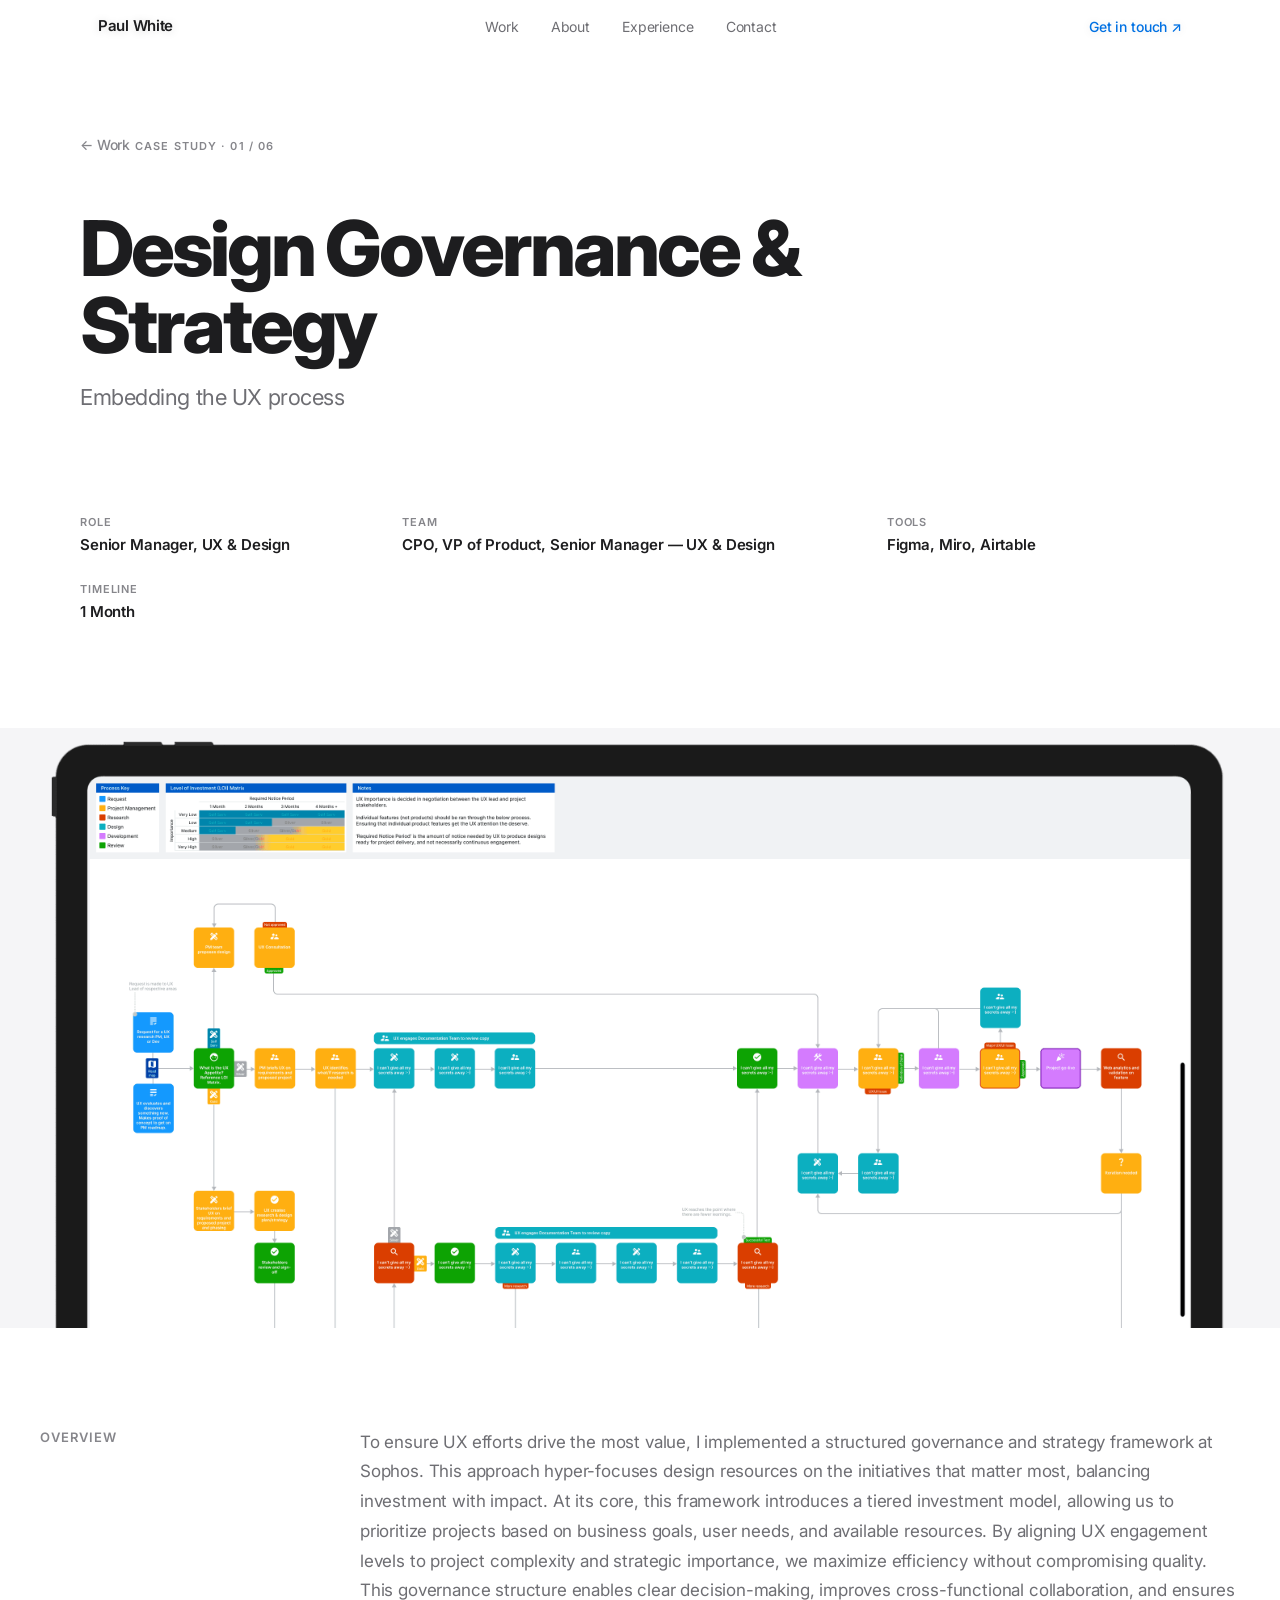
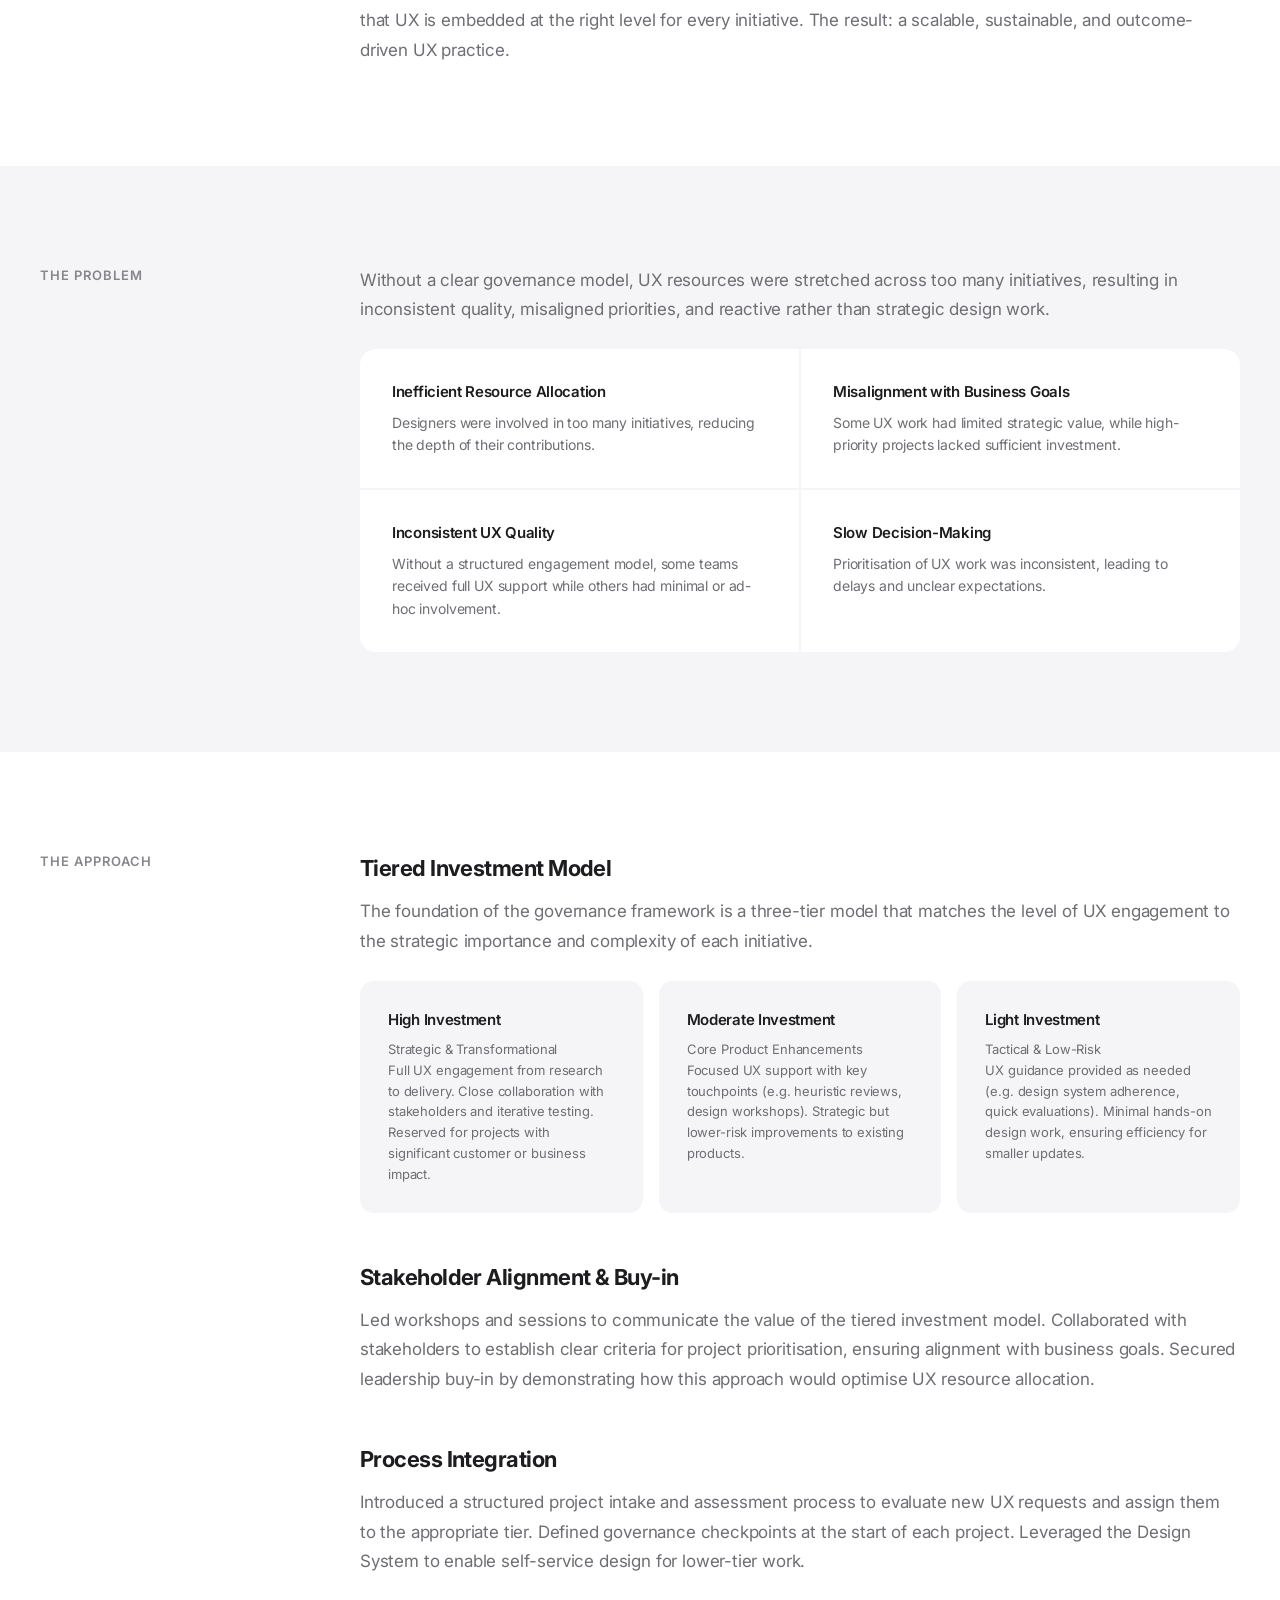
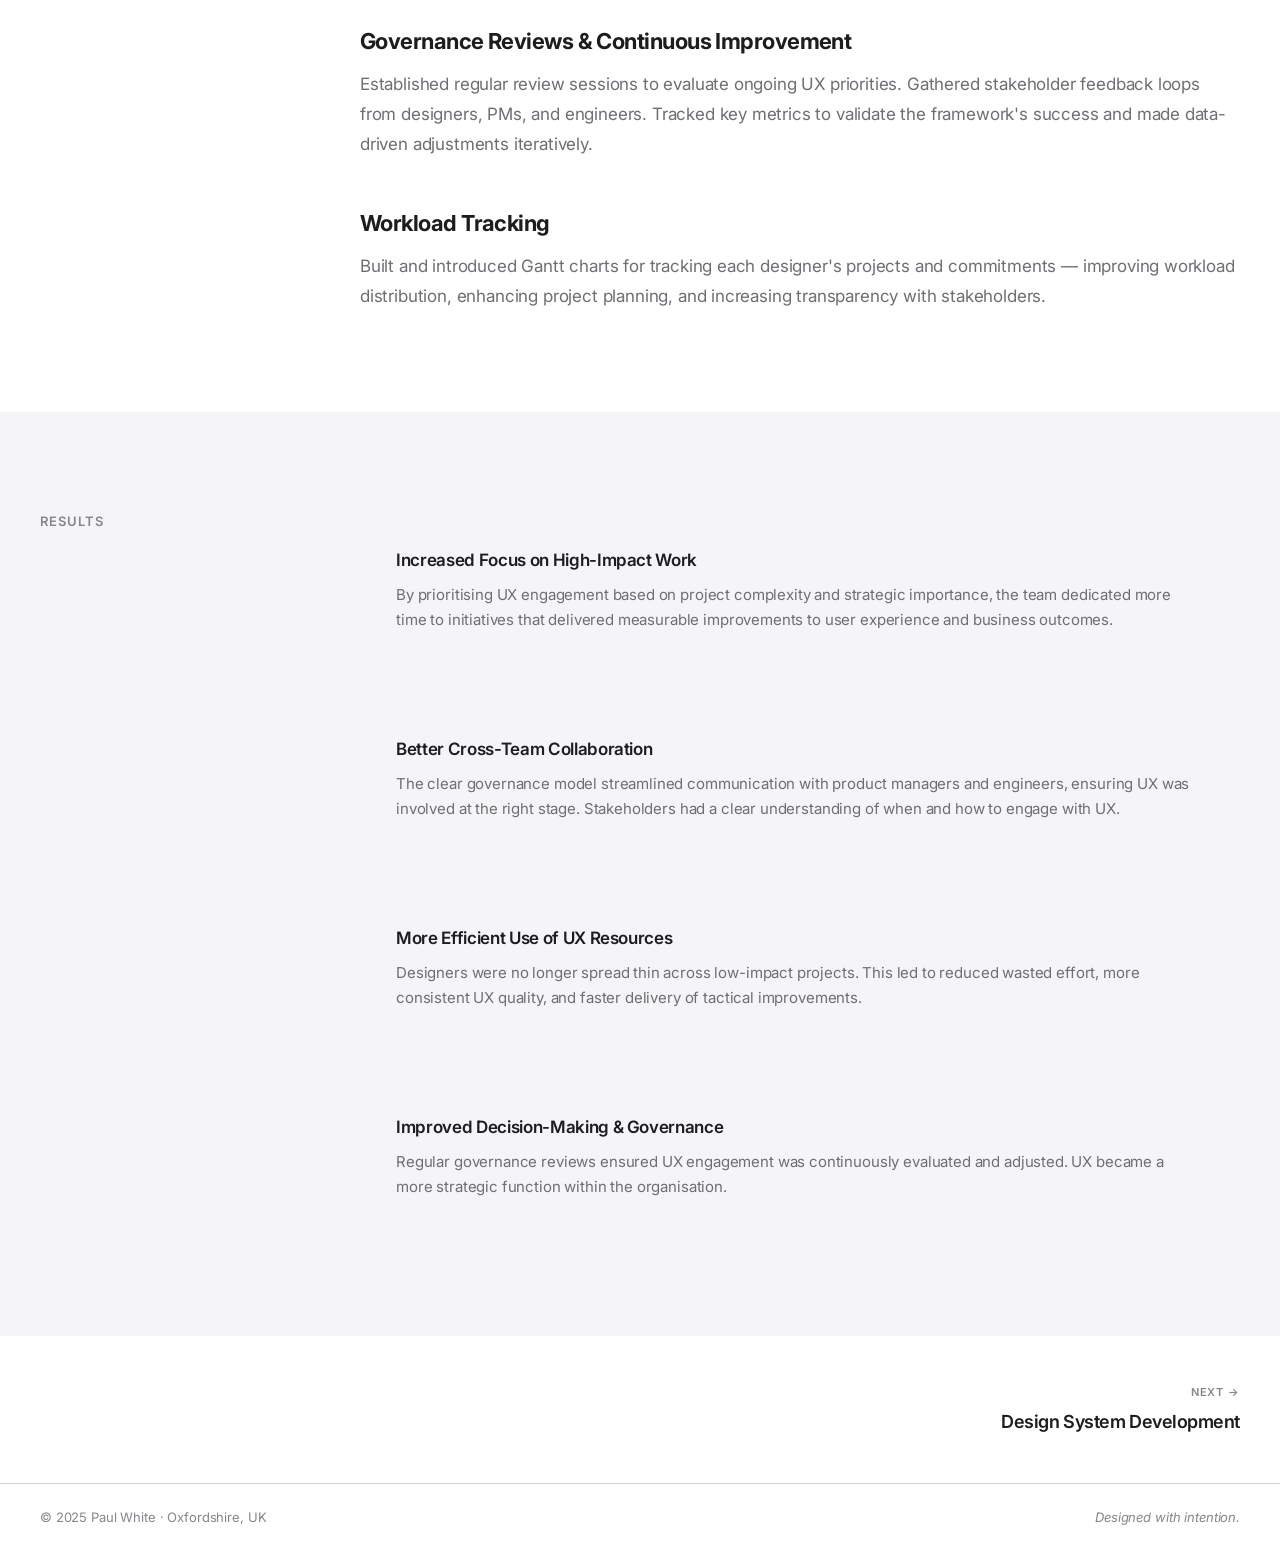
<file: .claude/worktrees/eager-edison/case-studies/governance.html>
<!DOCTYPE html>
<html lang="en">
<head>
  <meta charset="UTF-8">
  <meta name="viewport" content="width=device-width, initial-scale=1.0">
  <title>Design Governance &amp; Strategy — Paul White</title>
  <link rel="preconnect" href="https://fonts.googleapis.com">
  <link rel="preconnect" href="https://fonts.gstatic.com" crossorigin>
  <link href="https://fonts.googleapis.com/css2?family=Inter:ital,opsz,wght@0,14..32,300;0,14..32,400;0,14..32,500;0,14..32,600;0,14..32,700;0,14..32,800;0,14..32,900;1,14..32,400&display=swap" rel="stylesheet">
  <link rel="stylesheet" href="../css/styles.css">
  <link rel="stylesheet" href="../css/case-study.css">
</head>
<body>
  <div class="progress-bar" id="progressBar"></div>

  <nav class="nav" id="nav">
    <div class="nav-inner">
      <a href="../index.html" class="nav-logo">Paul White</a>
      <div class="nav-links">
        <a href="../index.html#work">Work</a>
        <a href="../index.html#about">About</a>
        <a href="../index.html#experience">Experience</a>
        <a href="../index.html#contact">Contact</a>
      </div>
      <a href="mailto:paul_j_white@me.com" class="nav-cta">Get in touch ↗</a>
    </div>
  </nav>

  <!-- Hero -->
  <div class="cs-hero">
    <a href="../index.html#work" class="cs-back">← Work</a>
    <span class="cs-label">Case Study · 01 / 06</span>
    <h1 class="cs-title">Design Governance &amp; Strategy</h1>
    <p class="cs-subtitle">Embedding the UX process</p>
    <div class="cs-meta">
      <div class="cs-meta-item"><span>Role</span><strong>Senior Manager, UX &amp; Design</strong></div>
      <div class="cs-meta-item"><span>Team</span><strong>CPO, VP of Product, Senior Manager — UX &amp; Design</strong></div>
      <div class="cs-meta-item"><span>Tools</span><strong>Figma, Miro, Airtable</strong></div>
      <div class="cs-meta-item"><span>Timeline</span><strong>1 Month</strong></div>
    </div>
  </div>

  <!-- Cover image -->
  <div class="cs-cover">
    <img src="../images/case-01-governance.png" alt="Design Governance &amp; Strategy">
  </div>

  <!-- Overview -->
  <section class="cs-section">
    <div class="cs-container">
      <div class="cs-two-col">
        <div class="cs-col-label"><h2>Overview</h2></div>
        <div class="cs-col-content">
          <p>To ensure UX efforts drive the most value, I implemented a structured governance and strategy framework at Sophos. This approach hyper-focuses design resources on the initiatives that matter most, balancing investment with impact. At its core, this framework introduces a tiered investment model, allowing us to prioritize projects based on business goals, user needs, and available resources. By aligning UX engagement levels to project complexity and strategic importance, we maximize efficiency without compromising quality. This governance structure enables clear decision-making, improves cross-functional collaboration, and ensures that UX is embedded at the right level for every initiative. The result: a scalable, sustainable, and outcome-driven UX practice.</p>
        </div>
      </div>
    </div>
  </section>

  <!-- The Problem -->
  <section class="cs-section cs-section--alt">
    <div class="cs-container">
      <div class="cs-two-col">
        <div class="cs-col-label"><h2>The Problem</h2></div>
        <div class="cs-col-content">
          <p>Without a clear governance model, UX resources were stretched across too many initiatives, resulting in inconsistent quality, misaligned priorities, and reactive rather than strategic design work.</p>
          <div class="cs-problems">
            <div class="cs-problem">
              <h4>Inefficient Resource Allocation</h4>
              <p>Designers were involved in too many initiatives, reducing the depth of their contributions.</p>
            </div>
            <div class="cs-problem">
              <h4>Misalignment with Business Goals</h4>
              <p>Some UX work had limited strategic value, while high-priority projects lacked sufficient investment.</p>
            </div>
            <div class="cs-problem">
              <h4>Inconsistent UX Quality</h4>
              <p>Without a structured engagement model, some teams received full UX support while others had minimal or ad-hoc involvement.</p>
            </div>
            <div class="cs-problem">
              <h4>Slow Decision-Making</h4>
              <p>Prioritisation of UX work was inconsistent, leading to delays and unclear expectations.</p>
            </div>
          </div>
        </div>
      </div>
    </div>
  </section>

  <!-- The Approach -->
  <section class="cs-section">
    <div class="cs-container">
      <div class="cs-two-col">
        <div class="cs-col-label"><h2>The Approach</h2></div>
        <div class="cs-col-content">

          <h3>Tiered Investment Model</h3>
          <p>The foundation of the governance framework is a three-tier model that matches the level of UX engagement to the strategic importance and complexity of each initiative.</p>

          <div class="cs-tiers">
            <div class="cs-tier">
              <h4>High Investment</h4>
              <p class="cs-tier-sub">Strategic &amp; Transformational</p>
              <p>Full UX engagement from research to delivery. Close collaboration with stakeholders and iterative testing. Reserved for projects with significant customer or business impact.</p>
            </div>
            <div class="cs-tier">
              <h4>Moderate Investment</h4>
              <p class="cs-tier-sub">Core Product Enhancements</p>
              <p>Focused UX support with key touchpoints (e.g. heuristic reviews, design workshops). Strategic but lower-risk improvements to existing products.</p>
            </div>
            <div class="cs-tier">
              <h4>Light Investment</h4>
              <p class="cs-tier-sub">Tactical &amp; Low-Risk</p>
              <p>UX guidance provided as needed (e.g. design system adherence, quick evaluations). Minimal hands-on design work, ensuring efficiency for smaller updates.</p>
            </div>
          </div>

          <h3>Stakeholder Alignment &amp; Buy-in</h3>
          <p>Led workshops and sessions to communicate the value of the tiered investment model. Collaborated with stakeholders to establish clear criteria for project prioritisation, ensuring alignment with business goals. Secured leadership buy-in by demonstrating how this approach would optimise UX resource allocation.</p>

          <h3>Process Integration</h3>
          <p>Introduced a structured project intake and assessment process to evaluate new UX requests and assign them to the appropriate tier. Defined governance checkpoints at the start of each project. Leveraged the Design System to enable self-service design for lower-tier work.</p>

          <h3>Governance Reviews &amp; Continuous Improvement</h3>
          <p>Established regular review sessions to evaluate ongoing UX priorities. Gathered stakeholder feedback loops from designers, PMs, and engineers. Tracked key metrics to validate the framework's success and made data-driven adjustments iteratively.</p>

          <h3>Workload Tracking</h3>
          <p>Built and introduced Gantt charts for tracking each designer's projects and commitments — improving workload distribution, enhancing project planning, and increasing transparency with stakeholders.</p>

        </div>
      </div>
    </div>
  </section>

  <!-- Results -->
  <section class="cs-section cs-section--alt">
    <div class="cs-container">
      <div class="cs-two-col">
        <div class="cs-col-label"><h2>Results</h2></div>
        <div class="cs-col-content">
          <div class="cs-results">
            <div class="cs-result">
              <h4>Increased Focus on High-Impact Work</h4>
              <p>By prioritising UX engagement based on project complexity and strategic importance, the team dedicated more time to initiatives that delivered measurable improvements to user experience and business outcomes.</p>
            </div>
            <div class="cs-result">
              <h4>Better Cross-Team Collaboration</h4>
              <p>The clear governance model streamlined communication with product managers and engineers, ensuring UX was involved at the right stage. Stakeholders had a clear understanding of when and how to engage with UX.</p>
            </div>
            <div class="cs-result">
              <h4>More Efficient Use of UX Resources</h4>
              <p>Designers were no longer spread thin across low-impact projects. This led to reduced wasted effort, more consistent UX quality, and faster delivery of tactical improvements.</p>
            </div>
            <div class="cs-result">
              <h4>Improved Decision-Making &amp; Governance</h4>
              <p>Regular governance reviews ensured UX engagement was continuously evaluated and adjusted. UX became a more strategic function within the organisation.</p>
            </div>
          </div>
        </div>
      </div>
    </div>
  </section>

  <!-- Case nav -->
  <nav class="cs-nav">
    <div class="cs-nav-item cs-nav-item--empty"></div>
    <a href="design-system.html" class="cs-nav-item">
      <span class="cs-nav-dir">Next →</span>
      <span class="cs-nav-title">Design System Development</span>
    </a>
  </nav>

  <footer class="footer">
    <div class="footer-inner">
      <span>© 2025 Paul White · Oxfordshire, UK</span>
      <span class="footer-tag">Designed with intention.</span>
    </div>
  </footer>

  <script src="../js/main.js"></script>
</body>
</html>
</file>
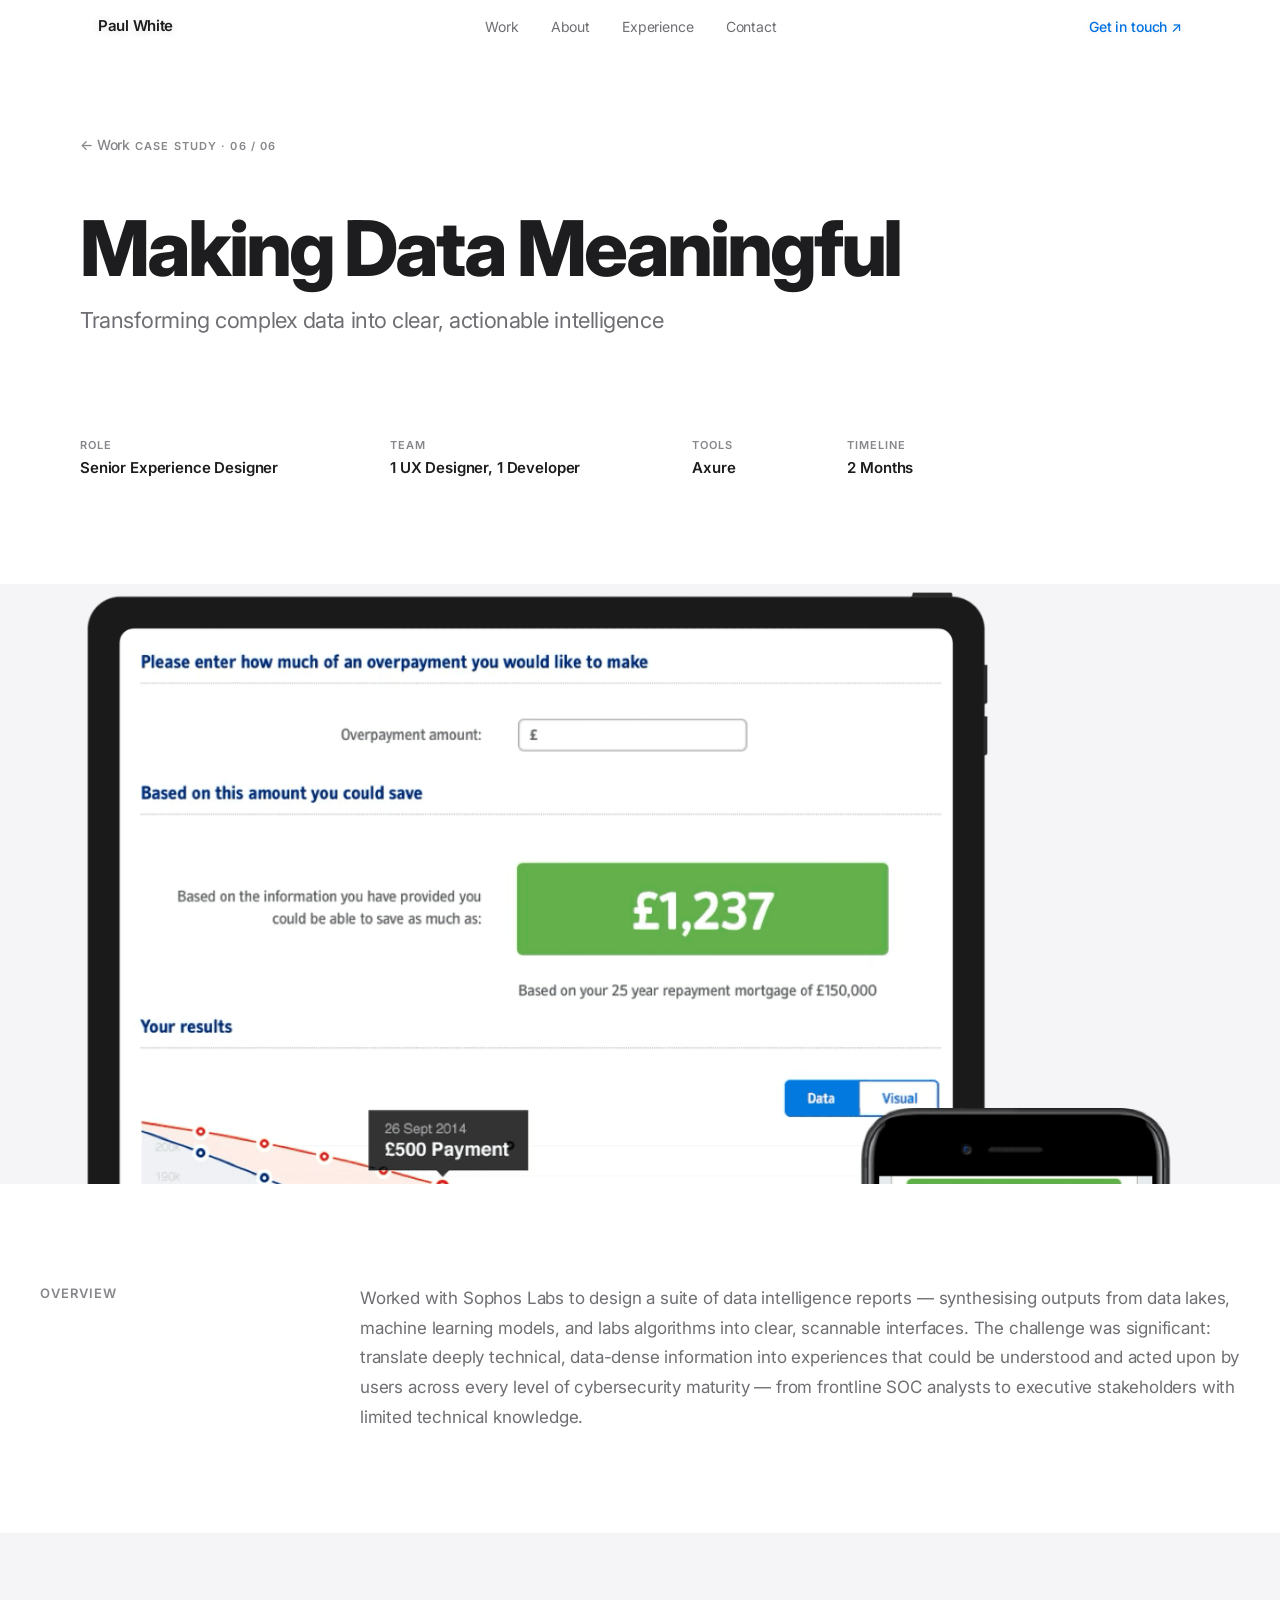
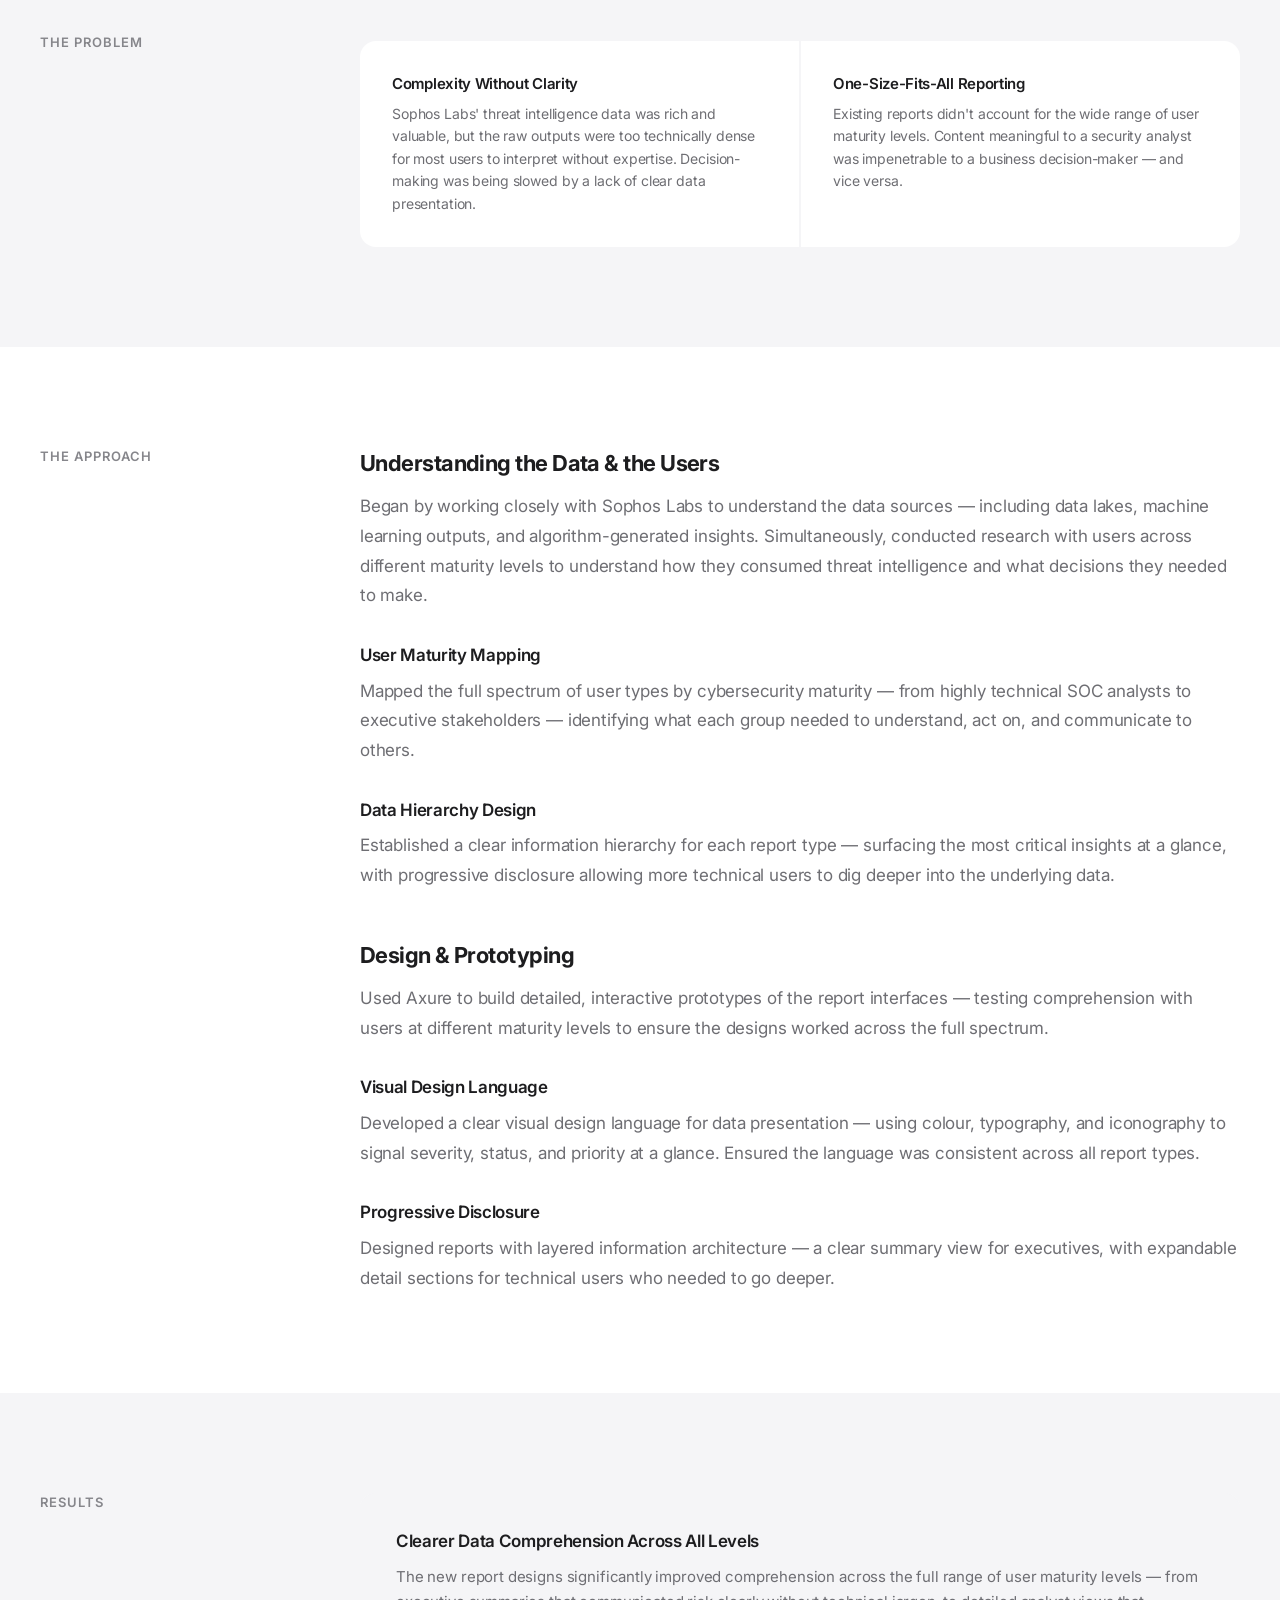
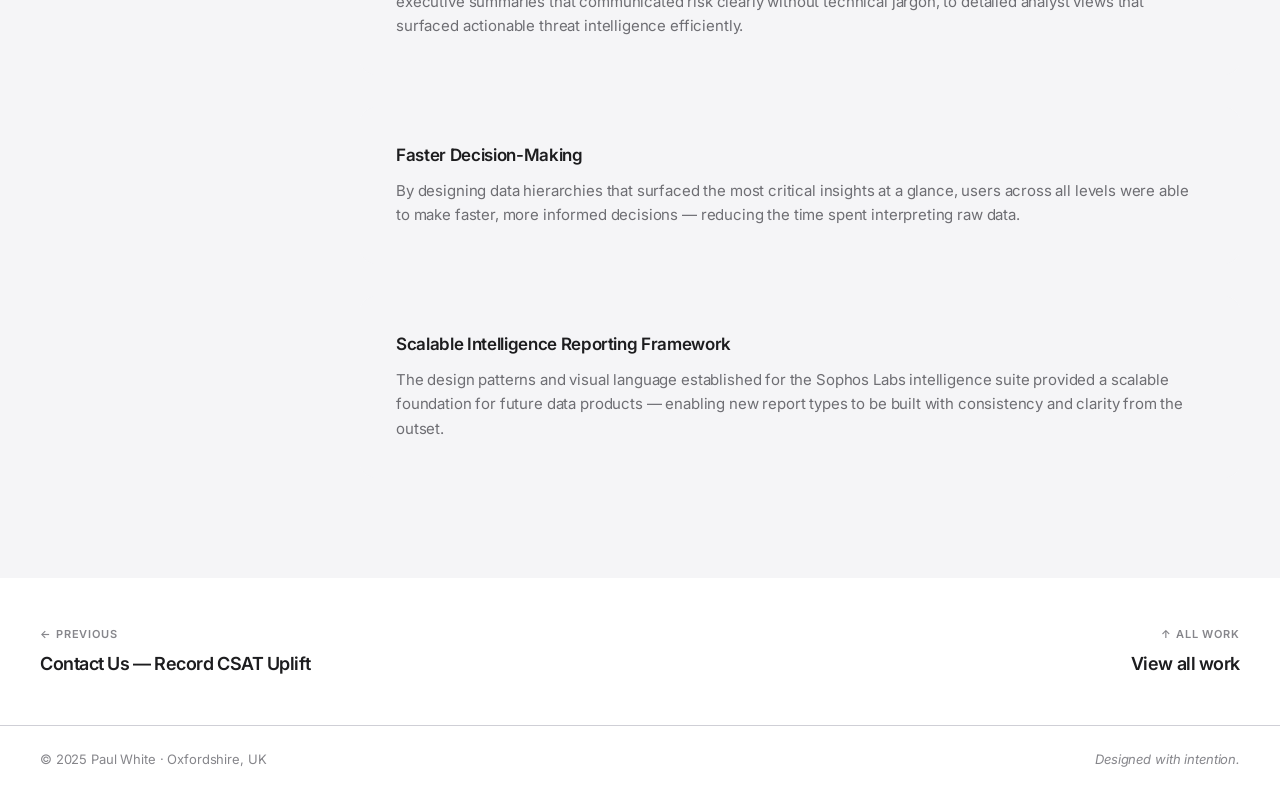
<file: .claude/worktrees/eager-edison/case-studies/meaningful-data.html>
<!DOCTYPE html>
<html lang="en">
<head>
  <meta charset="UTF-8">
  <meta name="viewport" content="width=device-width, initial-scale=1.0">
  <title>Making Data Meaningful — Paul White</title>
  <link rel="preconnect" href="https://fonts.googleapis.com">
  <link rel="preconnect" href="https://fonts.gstatic.com" crossorigin>
  <link href="https://fonts.googleapis.com/css2?family=Inter:ital,opsz,wght@0,14..32,300;0,14..32,400;0,14..32,500;0,14..32,600;0,14..32,700;0,14..32,800;0,14..32,900;1,14..32,400&display=swap" rel="stylesheet">
  <link rel="stylesheet" href="../css/styles.css">
  <link rel="stylesheet" href="../css/case-study.css">
</head>
<body>
  <div class="progress-bar" id="progressBar"></div>

  <nav class="nav" id="nav">
    <div class="nav-inner">
      <a href="../index.html" class="nav-logo">Paul White</a>
      <div class="nav-links">
        <a href="../index.html#work">Work</a>
        <a href="../index.html#about">About</a>
        <a href="../index.html#experience">Experience</a>
        <a href="../index.html#contact">Contact</a>
      </div>
      <a href="mailto:paul_j_white@me.com" class="nav-cta">Get in touch ↗</a>
    </div>
  </nav>

  <!-- Hero -->
  <div class="cs-hero">
    <a href="../index.html#work" class="cs-back">← Work</a>
    <span class="cs-label">Case Study · 06 / 06</span>
    <h1 class="cs-title">Making Data Meaningful</h1>
    <p class="cs-subtitle">Transforming complex data into clear, actionable intelligence</p>
    <div class="cs-meta">
      <div class="cs-meta-item"><span>Role</span><strong>Senior Experience Designer</strong></div>
      <div class="cs-meta-item"><span>Team</span><strong>1 UX Designer, 1 Developer</strong></div>
      <div class="cs-meta-item"><span>Tools</span><strong>Axure</strong></div>
      <div class="cs-meta-item"><span>Timeline</span><strong>2 Months</strong></div>
    </div>
  </div>

  <!-- Cover image -->
  <div class="cs-cover">
    <img src="../images/case-06-data.png" alt="Making Data Meaningful">
  </div>

  <!-- Overview -->
  <section class="cs-section">
    <div class="cs-container">
      <div class="cs-two-col">
        <div class="cs-col-label"><h2>Overview</h2></div>
        <div class="cs-col-content">
          <p>Worked with Sophos Labs to design a suite of data intelligence reports — synthesising outputs from data lakes, machine learning models, and labs algorithms into clear, scannable interfaces. The challenge was significant: translate deeply technical, data-dense information into experiences that could be understood and acted upon by users across every level of cybersecurity maturity — from frontline SOC analysts to executive stakeholders with limited technical knowledge.</p>
        </div>
      </div>
    </div>
  </section>

  <!-- The Problem -->
  <section class="cs-section cs-section--alt">
    <div class="cs-container">
      <div class="cs-two-col">
        <div class="cs-col-label"><h2>The Problem</h2></div>
        <div class="cs-col-content">
          <div class="cs-problems">
            <div class="cs-problem">
              <h4>Complexity Without Clarity</h4>
              <p>Sophos Labs' threat intelligence data was rich and valuable, but the raw outputs were too technically dense for most users to interpret without expertise. Decision-making was being slowed by a lack of clear data presentation.</p>
            </div>
            <div class="cs-problem">
              <h4>One-Size-Fits-All Reporting</h4>
              <p>Existing reports didn't account for the wide range of user maturity levels. Content meaningful to a security analyst was impenetrable to a business decision-maker — and vice versa.</p>
            </div>
          </div>
        </div>
      </div>
    </div>
  </section>

  <!-- The Approach -->
  <section class="cs-section">
    <div class="cs-container">
      <div class="cs-two-col">
        <div class="cs-col-label"><h2>The Approach</h2></div>
        <div class="cs-col-content">

          <h3>Understanding the Data &amp; the Users</h3>
          <p>Began by working closely with Sophos Labs to understand the data sources — including data lakes, machine learning outputs, and algorithm-generated insights. Simultaneously, conducted research with users across different maturity levels to understand how they consumed threat intelligence and what decisions they needed to make.</p>

          <h4>User Maturity Mapping</h4>
          <p>Mapped the full spectrum of user types by cybersecurity maturity — from highly technical SOC analysts to executive stakeholders — identifying what each group needed to understand, act on, and communicate to others.</p>

          <h4>Data Hierarchy Design</h4>
          <p>Established a clear information hierarchy for each report type — surfacing the most critical insights at a glance, with progressive disclosure allowing more technical users to dig deeper into the underlying data.</p>

          <h3>Design &amp; Prototyping</h3>
          <p>Used Axure to build detailed, interactive prototypes of the report interfaces — testing comprehension with users at different maturity levels to ensure the designs worked across the full spectrum.</p>

          <h4>Visual Design Language</h4>
          <p>Developed a clear visual design language for data presentation — using colour, typography, and iconography to signal severity, status, and priority at a glance. Ensured the language was consistent across all report types.</p>

          <h4>Progressive Disclosure</h4>
          <p>Designed reports with layered information architecture — a clear summary view for executives, with expandable detail sections for technical users who needed to go deeper.</p>

        </div>
      </div>
    </div>
  </section>

  <!-- Results -->
  <section class="cs-section cs-section--alt">
    <div class="cs-container">
      <div class="cs-two-col">
        <div class="cs-col-label"><h2>Results</h2></div>
        <div class="cs-col-content">
          <div class="cs-results">
            <div class="cs-result">
              <h4>Clearer Data Comprehension Across All Levels</h4>
              <p>The new report designs significantly improved comprehension across the full range of user maturity levels — from executive summaries that communicated risk clearly without technical jargon, to detailed analyst views that surfaced actionable threat intelligence efficiently.</p>
            </div>
            <div class="cs-result">
              <h4>Faster Decision-Making</h4>
              <p>By designing data hierarchies that surfaced the most critical insights at a glance, users across all levels were able to make faster, more informed decisions — reducing the time spent interpreting raw data.</p>
            </div>
            <div class="cs-result">
              <h4>Scalable Intelligence Reporting Framework</h4>
              <p>The design patterns and visual language established for the Sophos Labs intelligence suite provided a scalable foundation for future data products — enabling new report types to be built with consistency and clarity from the outset.</p>
            </div>
          </div>
        </div>
      </div>
    </div>
  </section>

  <!-- Case nav -->
  <nav class="cs-nav">
    <a href="operational-efficiency.html" class="cs-nav-item">
      <span class="cs-nav-dir">← Previous</span>
      <span class="cs-nav-title">Contact Us — Record CSAT Uplift</span>
    </a>
    <a href="../index.html#work" class="cs-nav-item">
      <span class="cs-nav-dir">↑ All work</span>
      <span class="cs-nav-title">View all work</span>
    </a>
  </nav>

  <footer class="footer">
    <div class="footer-inner">
      <span>© 2025 Paul White · Oxfordshire, UK</span>
      <span class="footer-tag">Designed with intention.</span>
    </div>
  </footer>

  <script src="../js/main.js"></script>
</body>
</html>
</file>
<file: css/styles.css>
/* ============================================================
   PAUL WHITE - Portfolio
   ============================================================ */

/* Dark mode - default */
:root {
  --bg:           #000000;
  --bg-off:       #1C1C1E;
  --surface:      #0A0A0B;
  --surface-2:    #141416;
  --about-bg:     #141416;
  --about-text-1: #FFFFFF;
  --about-text-2: rgba(255,255,255,0.55);
  --about-text-3: rgba(255,255,255,0.35);
  --about-border: rgba(255,255,255,0.1);
  --about-heading: rgba(255,255,255,0.4);
  --surface-inv:  #141414;
  --text-1:       #F5F5F7;
  --text-2:       #98989D;
  --text-3:       #52525A;
  --accent:       #2997FF;
  --border:       #2C2C2E;
  --nav-blur:     rgba(26,26,32,0.34);
  --nav-border:   rgba(255,255,255,0.14);
  --nav-highlight: rgba(255,255,255,0.26);
  --font:         'Inter', -apple-system, BlinkMacSystemFont, 'Helvetica Neue', sans-serif;
  --max:          1200px;
  --nav-h:        52px;
  --ease:         cubic-bezier(0.25, 0.46, 0.45, 0.94);
  --t:            0.25s var(--ease);
}

/* Light mode */
[data-theme="light"] {
  --bg:           #FFFFFF;
  --bg-off:       #F5F5F7;
  --surface:      #FFFFFF;
  --surface-2:    #1D1D1F;
  --about-bg:     #F3F4F7;
  --about-text-1: #1D1D1F;
  --about-text-2: #4F525A;
  --about-text-3: #7A7E87;
  --about-border: rgba(29,29,31,0.12);
  --about-heading: #86868B;
  --surface-inv:  #1D1D1F;
  --text-1:       #1D1D1F;
  --text-2:       #6E6E73;
  --text-3:       #86868B;
  --accent:       #0071E3;
  --border:       #CFCFD6;
  --nav-blur:     rgba(255,255,255,0.36);
  --nav-border:   rgba(255,255,255,0.68);
  --nav-highlight: rgba(255,255,255,0.96);
}

*, *::before, *::after { box-sizing: border-box; margin: 0; padding: 0; }

html { scroll-behavior: smooth; -webkit-text-size-adjust: 100%; }

body {
  font-family: var(--font);
  background: var(--bg);
  color: var(--text-1);
  font-size: 17px;
  line-height: 1.5;
  -webkit-font-smoothing: antialiased;
  overflow-x: hidden;
}

img { display: block; max-width: 100%; }
a { color: inherit; text-decoration: none; }

.sr-only {
  position: absolute;
  width: 1px;
  height: 1px;
  padding: 0;
  margin: -1px;
  overflow: hidden;
  clip: rect(0, 0, 0, 0);
  white-space: nowrap;
  border: 0;
}

body.is-password-locked {
  overflow: hidden;
}

body.is-password-locked > :not(.password-gate) {
  filter: blur(16px) saturate(1.15);
  transform: scale(1.015);
  transform-origin: center;
  transition: filter 0.54s var(--ease), transform 0.54s var(--ease);
}

.password-gate {
  position: fixed;
  inset: 0;
  z-index: 5000;
  display: flex;
  align-items: center;
  justify-content: center;
  padding: 32px;
  background:
    radial-gradient(circle at 50% 18%, rgba(255,255,255,0.18), transparent 34%),
    rgba(0,0,0,0.42);
  backdrop-filter: saturate(180%) blur(18px);
  -webkit-backdrop-filter: saturate(180%) blur(18px);
  opacity: 1;
  transition: opacity 0.46s var(--ease), transform 0.46s var(--ease), backdrop-filter 0.46s var(--ease);
}

.password-gate.is-unlocking {
  opacity: 1;
  transform: scale(1.018);
  backdrop-filter: saturate(120%) blur(0);
  -webkit-backdrop-filter: saturate(120%) blur(0);
  animation: passwordGateFade 1.56s var(--ease) both;
  pointer-events: none;
}

.password-gate.is-unlocking .password-gate-panel {
  animation: passwordUnlockPanel 1.42s var(--ease) both;
}

.password-gate.is-unlocking .password-gate-avatar {
  animation: passwordUnlockAvatar 0.72s var(--ease) both;
}

.password-gate.is-unlocking .password-gate-success {
  animation: passwordSuccessCircle 0.52s var(--ease) 0.06s both;
}

.password-gate.is-unlocking .password-gate-success path {
  animation: passwordSuccessTick 0.42s ease-out 0.34s both;
}

.password-gate.has-failure-mark .password-gate-failure {
  animation: passwordFailureCircle 1.8s var(--ease) both;
}

.password-gate.has-failure-mark .password-gate-failure path {
  animation: passwordFailureCross 0.52s ease-out both;
}

.password-gate.has-failure-mark .password-gate-failure path:nth-child(1) {
  animation-delay: 0.28s;
}

.password-gate.has-failure-mark .password-gate-failure path:nth-child(2) {
  animation-delay: 0.46s;
}

.password-gate-panel {
  width: min(100%, 420px);
  padding: 42px 34px 32px;
  border: 1px solid rgba(255,255,255,0.16);
  border-radius: 28px;
  background: rgba(28,28,30,0.62);
  backdrop-filter: saturate(180%) blur(34px);
  -webkit-backdrop-filter: saturate(180%) blur(34px);
  box-shadow:
    inset 0 1px 0 rgba(255,255,255,0.12),
    0 30px 80px rgba(0,0,0,0.42);
  text-align: center;
}

.password-gate-avatar {
  position: relative;
  width: 78px;
  height: 78px;
  margin: 0 auto 24px;
  border-radius: 50%;
  padding: 3px;
  background: linear-gradient(180deg, rgba(255,255,255,0.54), rgba(255,255,255,0.12));
  box-shadow:
    inset 0 1px 0 rgba(255,255,255,0.26),
    0 14px 34px rgba(0,0,0,0.34);
  overflow: hidden;
}

.password-gate-avatar img {
  width: 100%;
  height: 100%;
  border-radius: inherit;
  object-fit: cover;
}

.password-gate-success {
  position: absolute;
  inset: 3px;
  display: flex;
  align-items: center;
  justify-content: center;
  border-radius: 50%;
  background: #34c759;
  box-shadow:
    inset 0 1px 0 rgba(255,255,255,0.28),
    0 0 0 0 rgba(52,199,89,0.24);
  opacity: 0;
  transform: scale(0.72);
}

.password-gate-failure {
  position: absolute;
  inset: 3px;
  display: flex;
  align-items: center;
  justify-content: center;
  border-radius: 50%;
  background: #ff453a;
  box-shadow:
    inset 0 1px 0 rgba(255,255,255,0.24),
    0 0 0 0 rgba(255,69,58,0.22);
  opacity: 0;
  transform: scale(0.72);
}

.password-gate-success svg,
.password-gate-failure svg {
  width: 48px;
  height: 48px;
  fill: none;
  stroke: #fff;
  stroke-width: 4.25;
  stroke-linecap: round;
  stroke-linejoin: round;
}

.password-gate-success path {
  stroke-dasharray: 36;
  stroke-dashoffset: 36;
}

.password-gate-failure path {
  stroke-dasharray: 24;
  stroke-dashoffset: 24;
}

.password-gate-kicker {
  font-size: 12px;
  font-weight: 600;
  letter-spacing: 0.12em;
  text-transform: uppercase;
  color: rgba(255,255,255,0.46);
  margin-bottom: 10px;
}

.password-gate h1 {
  font-size: 34px;
  line-height: 1.08;
  letter-spacing: -0.04em;
  font-weight: 700;
  color: #fff;
  margin-bottom: 12px;
}

.password-gate-copy {
  font-size: 15px;
  line-height: 1.5;
  color: rgba(255,255,255,0.58);
  margin-bottom: 26px;
}

.password-gate-form {
  position: relative;
}

.password-gate-input {
  width: 100%;
  height: 52px;
  padding: 0 56px 0 18px;
  border: 1px solid rgba(255,255,255,0.16);
  border-radius: 14px;
  background: rgba(255,255,255,0.09);
  color: #fff;
  font: inherit;
  font-size: 16px;
  outline: none;
  -webkit-text-security: disc;
  transition: border-color var(--t), background var(--t), box-shadow var(--t);
}

.password-gate-input::placeholder {
  color: rgba(255,255,255,0.38);
}

/* Hide native browser password field indicators in this custom input */
.password-gate-input::-webkit-caps-lock-indicator,
.password-gate-input::-webkit-credentials-auto-fill-button,
.password-gate-input::-ms-reveal,
.password-gate-input::-ms-clear {
  display: none;
  visibility: hidden;
  pointer-events: none;
}

.password-gate-input:focus {
  border-color: rgba(41,151,255,0.78);
  background: rgba(255,255,255,0.12);
  box-shadow: 0 0 0 4px rgba(41,151,255,0.18);
}

.password-gate-input[aria-invalid="true"] {
  border-color: rgba(255,69,58,0.88);
  box-shadow: 0 0 0 4px rgba(255,69,58,0.16);
}

.password-gate-submit {
  position: absolute;
  top: 6px;
  right: 6px;
  width: 40px;
  height: 40px;
  border: 0;
  border-radius: 11px;
  background: #0071e3;
  color: #fff;
  display: inline-flex;
  align-items: center;
  justify-content: center;
  cursor: pointer;
  transition: transform var(--t), background var(--t);
}

.password-gate-submit:hover {
  background: #147ce5;
}

.password-gate-submit:active {
  transform: scale(0.97);
}

.password-gate-submit svg {
  width: 20px;
  height: 20px;
  fill: none;
  stroke: currentColor;
  stroke-width: 2;
  stroke-linecap: round;
  stroke-linejoin: round;
}

.password-gate-error {
  min-height: 20px;
  margin-top: 10px;
  font-size: 13px;
  color: #ff9f8f;
}

.password-gate.has-error .password-gate-panel {
  animation: passwordShake 0.34s var(--ease);
}

@keyframes passwordShake {
  0%, 100% { transform: translateX(0); }
  20% { transform: translateX(-7px); }
  40% { transform: translateX(6px); }
  60% { transform: translateX(-4px); }
  80% { transform: translateX(3px); }
}

@keyframes passwordUnlockPanel {
  0% {
    opacity: 1;
    transform: translateY(0) scale(1);
  }
  18% {
    opacity: 1;
    transform: translateY(-6px) scale(0.985);
  }
  72% {
    opacity: 1;
    transform: translateY(-6px) scale(0.985);
  }
  100% {
    opacity: 0;
    transform: translateY(-28px) scale(0.965);
  }
}

@keyframes passwordUnlockAvatar {
  0% {
    transform: scale(1);
    box-shadow:
      inset 0 1px 0 rgba(255,255,255,0.26),
      0 14px 34px rgba(0,0,0,0.34);
  }
  36% {
    transform: scale(1.08);
    box-shadow:
      inset 0 1px 0 rgba(255,255,255,0.3),
      0 0 0 8px rgba(52,199,89,0.18),
      0 18px 44px rgba(0,0,0,0.34);
  }
  100% {
    transform: scale(0.96);
    box-shadow:
      inset 0 1px 0 rgba(255,255,255,0.22),
      0 0 0 22px rgba(52,199,89,0),
      0 12px 30px rgba(0,0,0,0.2);
  }
}

@keyframes passwordSuccessCircle {
  0% {
    opacity: 0;
    transform: scale(0.72);
    box-shadow:
      inset 0 1px 0 rgba(255,255,255,0.28),
      0 0 0 0 rgba(52,199,89,0.24);
  }
  66% {
    opacity: 1;
    transform: scale(1.08);
    box-shadow:
      inset 0 1px 0 rgba(255,255,255,0.28),
      0 0 0 9px rgba(52,199,89,0.14);
  }
  100% {
    opacity: 1;
    transform: scale(1);
    box-shadow:
      inset 0 1px 0 rgba(255,255,255,0.28),
      0 0 0 18px rgba(52,199,89,0);
  }
}

@keyframes passwordSuccessTick {
  0% { stroke-dashoffset: 36; }
  100% { stroke-dashoffset: 0; }
}

@keyframes passwordFailureCircle {
  0% {
    opacity: 0;
    transform: scale(0.72);
    box-shadow:
      inset 0 1px 0 rgba(255,255,255,0.24),
      0 0 0 0 rgba(255,69,58,0.22);
  }
  18%, 78% {
    opacity: 1;
    transform: scale(1);
    box-shadow:
      inset 0 1px 0 rgba(255,255,255,0.24),
      0 0 0 9px rgba(255,69,58,0.12);
  }
  100% {
    opacity: 0;
    transform: scale(0.92);
    box-shadow:
      inset 0 1px 0 rgba(255,255,255,0.24),
      0 0 0 18px rgba(255,69,58,0);
  }
}

@keyframes passwordFailureCross {
  0% { stroke-dashoffset: 24; }
  100% { stroke-dashoffset: 0; }
}

@keyframes passwordGateFade {
  0%, 72% {
    opacity: 1;
  }
  100% {
    opacity: 0;
  }
}

/* -------------------------
   Progress bar
   ------------------------- */
.progress-bar {
  position: fixed;
  top: 0; left: 0;
  height: 2px;
  width: 0%;
  background: var(--black);
  z-index: 1000;
  transition: width 0.1s linear;
}

/* -------------------------
   Nav
   ------------------------- */
.nav {
  position: fixed;
  top: 12px;
  left: 0;
  right: 0;
  height: var(--nav-h);
  z-index: 500;
  transition: transform var(--t), opacity var(--t);
}

.nav::before {
  content: "";
  position: absolute;
  inset: 0 max(16px, calc((100% - var(--max)) / 2));
  background: var(--nav-blur);
  border: 1px solid var(--nav-border);
  border-radius: 999px;
  box-shadow:
    inset 0 1px 0 rgba(255,255,255,0.06),
    0 18px 44px rgba(0,0,0,0.18);
  backdrop-filter: saturate(220%) blur(32px);
  -webkit-backdrop-filter: saturate(220%) blur(32px);
  opacity: 0.96;
  transition: background var(--t), opacity var(--t), box-shadow var(--t), border-color var(--t);
}

.nav::after {
  content: none;
}

.nav.scrolled {
  transform: translateY(0);
}

.nav.scrolled::before {
  box-shadow:
    inset 0 1px 0 rgba(255,255,255,0.06),
    inset 0 -1px 0 rgba(255,255,255,0.03),
    0 22px 52px rgba(0,0,0,0.22);
  opacity: 1;
}

.nav-inner {
  position: relative;
  width: 100%;
  max-width: var(--max);
  margin: 0 auto;
  padding: 0 6px;
  height: 100%;
  display: flex;
  align-items: center;
  justify-content: space-between;
  gap: 24px;
}

.nav-logo {
  position: relative;
  display: inline-flex;
  align-items: center;
  gap: 0;
  min-height: 40px;
  font-size: 15px;
  font-weight: 600;
  letter-spacing: -0.02em;
  color: var(--text-1);
  text-shadow: 0 1px 10px rgba(0,0,0,0.16);
}

.nav-avatar {
  position: absolute;
  left: 0;
  top: 50%;
  display: block;
  width: 40px;
  height: 40px;
  min-width: 40px;
  min-height: 40px;
  max-width: 40px;
  max-height: 40px;
  border-radius: 50%;
  overflow: hidden;
  flex-shrink: 0;
  border: 1px solid rgba(255,255,255,0.12);
  box-shadow: 0 8px 18px rgba(0,0,0,0.16);
  transform:
    translateY(calc(-50% + ((1 - var(--nav-avatar-progress, 0)) * 20px)))
    scale(calc(0.72 + (var(--nav-avatar-progress, 0) * 0.28)));
  transform-origin: center;
  opacity: var(--nav-avatar-progress, 0);
  pointer-events: none;
  transition: transform 0.18s linear, opacity 0.18s linear, border-color var(--t);
}

.nav-avatar img {
  display: block;
  width: 100%;
  height: 100%;
  min-width: 40px;
  min-height: 40px;
  max-width: 40px;
  max-height: 40px;
  object-fit: cover;
  object-position: center top;
}

body[data-theme="light"] .nav-avatar {
  border-color: rgba(29,29,31,0.08);
}

.nav-avatar-static {
  --nav-avatar-progress: 1;
}

.nav-avatar-static .nav-avatar,
.nav-avatar-static .nav-logo-text {
  transition: none;
}

.nav-logo-text {
  position: relative;
  z-index: 1;
  transform: translateX(calc(12px + (var(--nav-avatar-progress, 0) * 38px)));
  transition: transform 0.18s linear;
}

.nav-links {
  position: absolute;
  left: 50%;
  transform: translateX(-50%);
  display: flex;
  align-items: center;
  gap: 32px;
}

.nav-links a {
  font-size: 14px;
  font-weight: 400;
  color: var(--text-2);
  letter-spacing: -0.01em;
  transition: color 0.15s, opacity 0.15s;
}

.nav-links a:hover {
  color: var(--text-1);
  opacity: 1;
}

.nav-actions {
  display: flex;
  align-items: center;
  gap: 16px;
}

.theme-toggle {
  display: inline-flex;
  align-items: center;
  justify-content: center;
  gap: 0;
  width: 40px;
  height: 40px;
  padding: 0;
  border: 1px solid var(--border);
  border-radius: 999px;
  background: color-mix(in srgb, var(--bg-off) 42%, transparent);
  color: var(--text-1);
  cursor: pointer;
  box-shadow:
    inset 0 1px 0 rgba(255,255,255,0.12),
    0 10px 20px rgba(0,0,0,0.12);
  transition: background var(--t), border-color var(--t), transform var(--t), color var(--t);
}

.theme-toggle:hover {
  transform: translateY(-1px);
  border-color: color-mix(in srgb, var(--accent) 24%, var(--border));
}

.theme-toggle:focus-visible {
  outline: 2px solid color-mix(in srgb, var(--accent) 55%, white);
  outline-offset: 3px;
}

.theme-toggle-icon {
  position: absolute;
  display: inline-flex;
  align-items: center;
  justify-content: center;
  width: 18px;
  height: 18px;
  transition: opacity var(--t), transform var(--t), color var(--t);
}

.theme-toggle svg {
  width: 18px;
  height: 18px;
  stroke: currentColor;
  fill: none;
  stroke-width: 1.75;
  stroke-linecap: round;
  stroke-linejoin: round;
}

.theme-toggle-icon-moon {
  opacity: 0;
  transform: scale(0.75) rotate(-18deg);
}

body[data-theme="light"] .theme-toggle-icon-sun {
  opacity: 0;
  transform: scale(0.75) rotate(18deg);
}

body[data-theme="light"] .theme-toggle-icon-moon {
  opacity: 1;
  transform: scale(1) rotate(0deg);
}

.menu-toggle {
  display: none;
  align-items: center;
  justify-content: center;
  flex-direction: column;
  gap: 4px;
  width: 40px;
  height: 40px;
  padding: 0;
  border: 1px solid var(--border);
  border-radius: 999px;
  background: color-mix(in srgb, var(--bg-off) 42%, transparent);
  color: var(--text-1);
  cursor: pointer;
  box-shadow:
    inset 0 1px 0 rgba(255,255,255,0.12),
    0 10px 20px rgba(0,0,0,0.12);
  transition: background var(--t), border-color var(--t), transform var(--t);
}

.menu-toggle:hover {
  transform: translateY(-1px);
  border-color: color-mix(in srgb, var(--accent) 24%, var(--border));
}

.menu-toggle:focus-visible {
  outline: 2px solid color-mix(in srgb, var(--accent) 55%, white);
  outline-offset: 3px;
}

.menu-toggle span {
  display: block;
  width: 14px;
  height: 1.5px;
  border-radius: 999px;
  background: currentColor;
  transition: transform var(--t), opacity var(--t);
}

.nav-cta {
  font-size: 14px;
  font-weight: 500;
  color: var(--accent);
  letter-spacing: -0.01em;
  text-shadow: 0 1px 10px rgba(0,0,0,0.12);
  transition: opacity 0.15s;
}

.nav-cta:hover {
  opacity: 0.7;
}

/* -------------------------
   Buttons
   ------------------------- */
.btn {
  display: inline-flex;
  align-items: center;
  height: 44px;
  padding: 0 22px;
  border-radius: 100px;
  font-size: 15px;
  font-weight: 500;
  letter-spacing: -0.01em;
  border: none;
  cursor: pointer;
  transition: opacity var(--t), transform var(--t);
  white-space: nowrap;
}

.btn:hover { opacity: 0.85; transform: translateY(-1px); }

.btn-dark { background: var(--surface-2); color: #fff; }

.btn-ghost {
  background: transparent;
  color: var(--text-2);
  border: 1px solid var(--border);
}

.btn-ghost:hover { color: var(--text-1); border-color: #c7c7cc; }

.btn-lg { height: 52px; padding: 0 32px; font-size: 16px; }

/* -------------------------
   Hero
   ------------------------- */
.hero {
  min-height: 100vh;
  display: flex;
  align-items: center;
  padding: calc(var(--nav-h) + 80px) 40px 100px;
}

.hero-inner {
  max-width: var(--max);
  margin: 0 auto;
  width: 100%;
  display: flex;
  align-items: center;
  justify-content: space-between;
  gap: 60px;
}

.hero-content {
  max-width: 640px;
}

.hero-badge {
  display: inline-flex;
  align-items: center;
  gap: 8px;
  height: 26px;
  padding: 0 12px;
  border-radius: 100px;
  background: var(--bg-off);
  border: 1px solid var(--border);
  font-size: 12px;
  font-weight: 500;
  color: var(--text-2);
  letter-spacing: -0.01em;
  margin-bottom: 32px;
  opacity: 0;
  animation: fadeUp 0.6s var(--ease) 0.1s forwards;
}

.hero-dot {
  width: 6px;
  height: 6px;
  border-radius: 50%;
  background: #34C759;
  flex-shrink: 0;
  animation: pulse-dot 2.5s ease-in-out infinite;
}

@keyframes pulse-dot {
  0%, 100% { box-shadow: 0 0 0 0 rgba(52,199,89,0.4); }
  50%       { box-shadow: 0 0 0 4px rgba(52,199,89,0); }
}

.hero-title {
  font-size: clamp(56px, 7vw, 88px);
  font-weight: 700;
  letter-spacing: -0.04em;
  line-height: 1.0;
  color: var(--text-1);
  margin-bottom: 20px;
  opacity: 0;
  animation: fadeUp 0.7s var(--ease) 0.2s forwards;
}

.hero-sub {
  font-size: clamp(17px, 2vw, 20px);
  font-weight: 400;
  color: var(--text-2);
  letter-spacing: -0.01em;
  line-height: 1.6;
  margin-bottom: 40px;
  opacity: 0;
  animation: fadeUp 0.7s var(--ease) 0.3s forwards;
}

.hero-actions {
  display: flex;
  gap: 12px;
  flex-wrap: wrap;
  opacity: 0;
  animation: fadeUp 0.7s var(--ease) 0.4s forwards;
}

.hero-photo {
  width: 320px;
  height: 320px;
  border-radius: 50%;
  overflow: hidden;
  flex-shrink: 0;
  opacity: 0;
  animation: fadeUp 0.7s var(--ease) 0.35s forwards;
}

.hero-photo.is-transitioning {
  will-change: transform, opacity;
}

.hero-photo img {
  width: 100%;
  height: 100%;
  object-fit: cover;
  object-position: center top;
}

/* -------------------------
   Work
   ------------------------- */
.work {
  padding: 120px 0 40px;
  border-top: 1px solid var(--border);
}

.work-controls {
  display: flex;
  justify-content: center;
  margin-bottom: 32px;
  position: relative;
  z-index: 2;
}

.work-view-toggle {
  display: inline-flex;
  align-items: center;
  gap: 6px;
  padding: 6px;
  border: 1px solid color-mix(in srgb, var(--text-3) 40%, var(--border));
  border-radius: 999px;
  background: color-mix(in srgb, var(--bg-off) 86%, transparent);
  box-shadow: 0 8px 24px rgba(0,0,0,0.18);
}

.work-view-btn {
  height: 34px;
  padding: 0 16px;
  border: 0;
  border-radius: 999px;
  background: transparent;
  color: var(--text-1);
  font-size: 14px;
  font-weight: 600;
  letter-spacing: -0.01em;
  cursor: pointer;
  transition: background var(--t), color var(--t);
}

.work-view-btn:hover {
  color: var(--text-1);
  background: color-mix(in srgb, var(--bg) 24%, transparent);
}

.work-view-btn.is-active {
  color: var(--text-1);
  background: color-mix(in srgb, var(--accent) 22%, var(--bg));
  box-shadow: inset 0 0 0 1px color-mix(in srgb, var(--accent) 36%, transparent);
}

.work-heading {
  font-size: 13px;
  font-weight: 600;
  letter-spacing: 0.06em;
  text-transform: uppercase;
  color: var(--text-3);
  text-align: center;
  margin-bottom: 16px;
}

.work-list {
  max-width: var(--max);
  width: 100%;
  margin: 0 auto;
  display: flex;
  flex-direction: column;
  gap: 0;
}

.work-carousel-shell {
  position: relative;
}

.work-carousel-shell.is-carousel {
  width: calc(100% - 32px);
  max-width: var(--max);
  margin: 0 auto;
  overflow: visible;
}

.work-list.work-list--carousel {
  max-width: 100%;
  display: flex;
  flex-direction: row;
  align-items: stretch;
  gap: 20px;
  overflow-x: auto;
  overflow-y: hidden;
  padding: 0 40px 10px;
  scroll-snap-type: x mandatory;
  touch-action: pan-x;
  -webkit-overflow-scrolling: touch;
  overscroll-behavior-x: contain;
  scrollbar-width: none;
  -ms-overflow-style: none;
  height: 430px;
}

.work-list.work-list--carousel.is-animating {
  scroll-snap-type: none;
}

.work-list.is-view-transitioning,
.work-list.work-list--carousel.is-view-transitioning {
  scroll-snap-type: none;
  pointer-events: none;
}

.work-list.is-view-transitioning .case-card {
  transition:
    transform 0.94s cubic-bezier(0.32, 0, 0.18, 1),
    background 0.62s cubic-bezier(0.32, 0, 0.18, 1),
    border-color 0.62s cubic-bezier(0.32, 0, 0.18, 1),
    opacity 0.72s cubic-bezier(0.32, 0, 0.18, 1);
  will-change: transform, opacity;
}

.work-list.work-list--carousel::-webkit-scrollbar {
  display: none;
}

.work-carousel-arrow {
  position: absolute;
  bottom: 24px;
  transform: none;
  width: 40px;
  height: 40px;
  border: 1px solid var(--nav-border);
  border-radius: 999px;
  background: var(--nav-blur);
  color: var(--text-1);
  display: inline-flex;
  align-items: center;
  justify-content: center;
  box-shadow:
    inset 0 1px 0 rgba(255,255,255,0.06),
    0 18px 44px rgba(0,0,0,0.18);
  backdrop-filter: saturate(220%) blur(32px);
  -webkit-backdrop-filter: saturate(220%) blur(32px);
  cursor: pointer;
  z-index: 3;
  opacity: 0;
  pointer-events: none;
  transition: opacity var(--t), transform var(--t), border-color var(--t), background var(--t);
}

.work-carousel-shell.is-carousel .work-carousel-arrow {
  opacity: 0.98;
  pointer-events: auto;
}

.work-carousel-shell.is-carousel .work-carousel-arrow.is-hidden {
  opacity: 0;
  pointer-events: none;
}

.work-carousel-arrow:hover {
  transform: translateY(-1px);
  border-color: color-mix(in srgb, var(--accent) 24%, var(--border));
}

.work-carousel-arrow span {
  font-size: 16px;
  line-height: 1;
}

.work-carousel-arrow--prev {
  left: 6px;
}

.work-carousel-arrow--next {
  right: 6px;
}

.case-card {
  display: grid;
  grid-template-columns: 140px minmax(0, 1fr);
  grid-template-areas:
    "thumb eyebrow"
    "thumb info"
    "thumb arrow";
  align-items: center;
  column-gap: 28px;
  row-gap: 8px;
  color: inherit;
  text-decoration: none;
  padding: 36px 40px;
  border-top: 1px solid var(--border);
  text-align: left;
  background: transparent;
  transition: background 0.7s var(--ease), grid-template-columns 0.82s cubic-bezier(0.45, 0, 0.25, 1), padding 0.82s cubic-bezier(0.45, 0, 0.25, 1), transform 0.7s var(--ease), opacity 0.7s var(--ease);
  position: relative;
  overflow: hidden;
  opacity: 0.72;
}

.case-card:hover {
  background: color-mix(in srgb, var(--bg-off) 72%, transparent);
}

.case-card.is-active {
  grid-template-columns: 280px minmax(0, 1fr);
  grid-template-areas:
    "thumb eyebrow"
    "thumb info"
    "thumb arrow";
  padding: 72px 40px;
  background: color-mix(in srgb, var(--bg-off) 92%, transparent);
  text-align: left;
  opacity: 1;
}

/* Centred text block */
.case-eyebrow {
  grid-area: eyebrow;
  display: inline-flex;
  align-items: center;
  gap: 10px;
  margin-bottom: 14px;
  transition: margin-bottom 0.45s var(--ease), opacity 0.35s var(--ease);
}

.case-num {
  font-size: 11px;
  font-weight: 600;
  letter-spacing: 0.08em;
  text-transform: uppercase;
  color: var(--text-3);
}

.case-eyebrow-sep {
  width: 1px;
  height: 12px;
  background: var(--border);
}

.case-category {
  font-size: 11px;
  font-weight: 600;
  letter-spacing: 0.08em;
  text-transform: uppercase;
  color: var(--text-3);
}

.case-info {
  grid-area: info;
  max-width: 680px;
  margin: 0;
  transition: margin-bottom 0.45s var(--ease);
}

.case-title {
  font-size: clamp(28px, 3.8vw, 48px);
  font-weight: 700;
  letter-spacing: -0.035em;
  line-height: 1.05;
  color: var(--text-1);
  margin-bottom: 0;
}

.case-desc {
  font-size: 17px;
  line-height: 1.65;
  color: var(--text-2);
  letter-spacing: -0.01em;
  max-height: 0;
  opacity: 0;
  overflow: hidden;
  transform: translateY(-8px);
  transition:
    max-height 0.86s cubic-bezier(0.45, 0, 0.25, 1),
    opacity 0.72s cubic-bezier(0.4, 0, 0.2, 1) 0.08s,
    transform 0.86s cubic-bezier(0.45, 0, 0.25, 1),
    margin-top 0.86s cubic-bezier(0.45, 0, 0.25, 1);
}

.case-card.is-active .case-eyebrow {
  margin-bottom: 20px;
}

.case-card.is-active .case-info {
  margin: 0;
}

.case-card.is-active .case-desc {
  max-height: 18rem;
  opacity: 1;
  transform: translateY(0);
  margin-top: 16px;
}

.case-thumb {
  grid-area: thumb;
  width: 100%;
  max-width: 140px;
  margin: 0;
  border-radius: 16px;
  overflow: hidden;
  background: var(--bg-off);
  aspect-ratio: 4 / 3;
  max-height: 105px;
  opacity: 1;
  transform: translateY(0) scale(1);
  transition: max-width 0.78s var(--ease), max-height 0.78s var(--ease), opacity 0.5s var(--ease), transform 0.78s var(--ease), margin-top 0.72s var(--ease);
}

.case-thumb img {
  width: 100%;
  height: 100%;
  object-fit: cover;
  transition: transform 0.7s var(--ease);
}

.case-thumb.case-thumb--page-composer,
.case-thumb.case-thumb--full-image {
  display: block;
  border-radius: 0;
  overflow: visible;
  background: transparent;
  aspect-ratio: auto;
  height: auto;
  max-height: none;
  object-fit: contain;
  box-sizing: border-box;
}

.case-thumb.case-thumb--page-composer,
.case-thumb.case-thumb--full-image {
  background: transparent;
}

.case-card.is-active .case-thumb.case-thumb--page-composer,
.case-card.is-active .case-thumb.case-thumb--full-image {
  background: transparent;
  border-color: transparent;
  height: auto;
  max-height: none;
}

.work-list--carousel .case-thumb.case-thumb--page-composer,
.work-list--carousel .case-thumb.case-thumb--full-image {
  width: 120px;
  height: auto;
  max-height: none;
}

.work-list--carousel .case-card.is-active .case-thumb.case-thumb--page-composer,
.work-list--carousel .case-card.is-active .case-thumb.case-thumb--full-image {
  width: 220px;
  height: auto;
  max-height: none;
}

.case-thumb.case-thumb--page-composer,
.case-thumb.case-thumb--full-image,
.case-card.is-active .case-thumb.case-thumb--page-composer,
.case-card.is-active .case-thumb.case-thumb--full-image,
.work-list--carousel .case-thumb.case-thumb--page-composer,
.work-list--carousel .case-thumb.case-thumb--full-image,
.work-list--carousel .case-card.is-active .case-thumb.case-thumb--page-composer,
.work-list--carousel .case-card.is-active .case-thumb.case-thumb--full-image {
  border-radius: 0;
  overflow: visible;
  background: transparent;
}

.case-card.is-active .case-thumb {
  max-width: 280px;
  max-height: 210px;
  opacity: 1;
  transform: translateY(0) scale(1);
  margin: 0;
}

.case-card:hover .case-thumb img,
.case-card.is-active .case-thumb img { transform: scale(1.02); }

.case-arrow {
  grid-area: arrow;
  display: inline-flex;
  align-items: center;
  gap: 6px;
  margin-top: 0;
  font-size: 15px;
  font-weight: 500;
  color: var(--accent);
  letter-spacing: -0.01em;
  max-height: 0;
  opacity: 0;
  overflow: hidden;
  transform: translateY(-8px);
  transition:
    max-height 0.86s cubic-bezier(0.45, 0, 0.25, 1),
    opacity 0.72s cubic-bezier(0.4, 0, 0.2, 1) 0.12s,
    transform 0.86s cubic-bezier(0.45, 0, 0.25, 1),
    margin-top 0.86s cubic-bezier(0.45, 0, 0.25, 1),
    gap var(--t);
}

.case-arrow::after {
  content: '→';
  transition: transform var(--t);
}

.case-card.is-active .case-arrow {
  max-height: 2rem;
  opacity: 1;
  transform: translateY(0);
  margin-top: 28px;
}

.case-card:hover .case-arrow { gap: 10px; }
.case-card:hover .case-arrow::after { transform: translateX(3px); }

.work-list--carousel .case-card {
  grid-template-columns: 220px minmax(0, 1fr);
  flex: 0 0 min(80vw, 760px);
  min-width: 520px;
  height: 100%;
  border: 1px solid var(--border);
  border-radius: 28px;
  padding: 28px 30px;
  background: color-mix(in srgb, var(--bg-off) 54%, transparent);
  scroll-snap-align: center;
  opacity: 0.64;
  transition: background 0.82s cubic-bezier(0.45, 0, 0.25, 1), border-color 0.82s cubic-bezier(0.45, 0, 0.25, 1), grid-template-columns 0.82s cubic-bezier(0.45, 0, 0.25, 1), padding 0.82s cubic-bezier(0.45, 0, 0.25, 1), transform 0.7s var(--ease), opacity 0.7s var(--ease);
}

.work-list--carousel .case-card.animate-in,
.work-list--carousel .case-card.animate-in.visible {
  opacity: 1;
  transform: none;
}

.work-list--carousel .case-card.is-active {
  grid-template-columns: 220px minmax(0, 1fr);
  padding: 34px 34px;
  border-color: color-mix(in srgb, var(--accent) 26%, var(--border));
  background: color-mix(in srgb, var(--bg-off) 88%, transparent);
  opacity: 1;
}

.work-list--carousel .case-card:hover {
  background: color-mix(in srgb, var(--bg-off) 74%, transparent);
}

.work-list--carousel .case-thumb {
  max-width: 120px;
  max-height: 90px;
}

.work-list--carousel .case-card.is-active .case-thumb {
  max-width: 220px;
  max-height: 165px;
}

.case-thumb.case-thumb--page-composer,
.case-thumb.case-thumb--full-image,
.case-card.is-active .case-thumb.case-thumb--page-composer,
.case-card.is-active .case-thumb.case-thumb--full-image,
.work-list--carousel .case-thumb.case-thumb--page-composer,
.work-list--carousel .case-thumb.case-thumb--full-image,
.work-list--carousel .case-card.is-active .case-thumb.case-thumb--page-composer,
.work-list--carousel .case-card.is-active .case-thumb.case-thumb--full-image {
  height: auto;
  max-height: none;
  border-radius: 0;
  overflow: visible;
  background: transparent;
}

/* -------------------------
   About
   ------------------------- */
.about {
  background: var(--about-bg);
  padding: 140px 40px;
  margin-top: 0;
}

.about-inner {
  max-width: var(--max);
  margin: 0 auto;
}

.about-heading {
  font-size: 13px;
  font-weight: 600;
  letter-spacing: 0.06em;
  text-transform: uppercase;
  color: var(--about-heading);
  text-align: center;
  margin-bottom: 22px;
}

.about-headline {
  font-size: clamp(28px, 3.5vw, 44px);
  font-weight: 700;
  letter-spacing: -0.03em;
  line-height: 1.15;
  color: var(--about-text-1);
  margin-bottom: 28px;
}

.about-body {
  font-size: 17px;
  line-height: 1.75;
  color: var(--about-text-2);
  letter-spacing: -0.01em;
  margin-bottom: 20px;
}

.about-body:last-of-type { margin-bottom: 0; }

.about-stats {
  display: flex;
  gap: 48px;
  margin-top: 48px;
  padding-top: 40px;
  border-top: 1px solid var(--about-border);
}

.about-stat {
  display: flex;
  flex-direction: column;
  gap: 4px;
}

.about-stat strong {
  font-size: 40px;
  font-weight: 700;
  letter-spacing: -0.04em;
  line-height: 1;
  color: var(--about-text-1);
}

.about-stat span {
  font-size: 13px;
  color: var(--about-text-3);
  letter-spacing: -0.01em;
}

/* -------------------------
   Expertise
   ------------------------- */
.expertise {
  padding: 120px 0;
  border-top: 1px solid var(--border);
}

.expertise .container {
  max-width: var(--max);
  margin: 0 auto;
  padding: 0 40px;
}

.expertise-heading {
  font-size: 13px;
  font-weight: 600;
  letter-spacing: 0.06em;
  text-transform: uppercase;
  color: var(--text-3);
  text-align: center;
  margin-bottom: 48px;
}

.expertise-list {
  list-style: none;
  border-top: 1px solid var(--border);
}

.expertise-list li {
  display: flex;
  align-items: baseline;
  gap: 32px;
  padding: 22px 0;
  border-bottom: 1px solid var(--border);
}

.expertise-name {
  font-size: 17px;
  font-weight: 500;
  letter-spacing: -0.02em;
  color: var(--text-1);
  min-width: 300px;
  flex-shrink: 0;
}

.expertise-desc {
  font-size: 15px;
  color: var(--text-2);
  letter-spacing: -0.01em;
}

/* -------------------------
   Experience
   ------------------------- */
.experience {
  padding: 120px 0;
}

.experience .container {
  max-width: none;
  margin: 0;
  padding: 0;
}

.section-heading {
  font-size: 13px;
  font-weight: 600;
  letter-spacing: 0.06em;
  text-transform: uppercase;
  color: var(--text-3);
  text-align: center;
  max-width: var(--max);
  margin: 0 auto 48px;
  padding: 0 40px;
  margin-bottom: 48px;
}

.experience .section-heading {
  max-width: var(--max);
  margin: 0 auto 48px;
  padding: 0 40px;
  text-align: center;
}

.timeline {
  position: relative;
  margin-top: 8px;
  padding-top: 8px;
}

.timeline::before {
  content: "";
  position: absolute;
  top: 0;
  bottom: 0;
  left: max(176px, calc((100vw - var(--max)) / 2 + 176px));
  width: 1px;
  background: linear-gradient(to bottom, transparent 0%, var(--border) 4%, var(--border) 96%, transparent 100%);
}

.tl-item {
  position: relative;
  display: grid;
  grid-template-columns: 200px 1fr;
  align-items: start;
  gap: 48px;
  padding: 28px max(40px, calc((100vw - var(--max)) / 2 + 40px));
  opacity: 0.72;
  transition: opacity var(--t);
}

.tl-item::before {
  content: "";
  position: absolute;
  top: 34px;
  left: max(169px, calc((100vw - var(--max)) / 2 + 169px));
  width: 15px;
  height: 15px;
  border-radius: 50%;
  background: var(--bg);
  border: 3px solid var(--text-3);
  box-shadow: 0 0 0 7px color-mix(in srgb, var(--bg-off) 86%, transparent);
}

.tl-item:first-child::before {
  border-color: var(--accent);
  animation: timeline-pulse 1.8s linear infinite;
}

.tl-item:first-child {
  opacity: 1;
}

@keyframes timeline-pulse {
  0% {
    box-shadow: 0 0 0 0 color-mix(in srgb, var(--accent) 26%, transparent);
  }
  70% {
    box-shadow: 0 0 0 12px color-mix(in srgb, var(--accent) 0%, transparent);
  }
  100% {
    box-shadow: 0 0 0 12px color-mix(in srgb, var(--accent) 0%, transparent);
  }
}


.tl-left {
  position: relative;
  padding-right: 20px;
}

.tl-period {
  display: inline-block;
  font-size: 13px;
  color: var(--text-2);
  letter-spacing: -0.01em;
  padding-top: 3px;
  font-feature-settings: 'tnum';
  font-weight: 600;
  text-transform: uppercase;
  letter-spacing: 0.06em;
}

.tl-right {
  padding: 0 28px 0 0;
  border: 0;
  background: transparent;
}

.tl-head {
  display: flex;
  align-items: baseline;
  gap: 12px;
  margin-bottom: 8px;
  flex-wrap: wrap;
}

.tl-role {
  font-size: 17px;
  font-weight: 600;
  letter-spacing: -0.02em;
  color: var(--text-1);
}

.tl-co {
  font-size: 13px;
  font-weight: 400;
  color: var(--text-3);
  letter-spacing: -0.01em;
}

.tl-desc {
  font-size: 15px;
  line-height: 1.65;
  color: var(--text-2);
  letter-spacing: -0.01em;
}

/* -------------------------
   Contact
   ------------------------- */
.contact {
  padding: 160px 40px;
  text-align: center;
  border-top: 1px solid var(--border);
}

.contact-inner { max-width: 560px; margin: 0 auto; }

.contact-headline {
  font-size: clamp(56px, 8vw, 96px);
  font-weight: 700;
  letter-spacing: -0.045em;
  line-height: 1.0;
  color: var(--text-1);
  margin-bottom: 16px;
}

.contact-sub {
  font-size: 17px;
  line-height: 1.6;
  color: var(--text-2);
  letter-spacing: -0.01em;
  margin-bottom: 40px;
}

.contact-social {
  display: flex;
  align-items: center;
  justify-content: center;
  gap: 20px;
  margin-top: 32px;
}

.contact-social span { color: var(--border); }

.contact-social a {
  font-size: 14px;
  font-weight: 500;
  color: var(--text-2);
  transition: color 0.15s;
}

.contact-social a:hover { color: var(--text-1); }

/* -------------------------
   Footer
   ------------------------- */
.footer {
  border-top: 1px solid var(--border);
  padding: 24px 40px;
}

.footer-inner {
  max-width: var(--max);
  margin: 0 auto;
  display: flex;
  align-items: center;
  justify-content: space-between;
}

.footer-inner span {
  font-size: 13px;
  color: var(--text-3);
  letter-spacing: -0.01em;
}

.footer-tag { font-style: italic; }

/* -------------------------
   Scroll Animations
   ------------------------- */
.animate-in {
  opacity: 0;
  transform: translateY(24px);
  transition: opacity 0.65s var(--ease), transform 0.65s var(--ease);
  transition-delay: var(--delay, 0s);
}

.animate-in.visible { opacity: 1; transform: translateY(0); }

@keyframes fadeUp {
  from { opacity: 0; transform: translateY(20px); }
  to   { opacity: 1; transform: translateY(0); }
}

/* -------------------------
   Responsive - Tablet
   ------------------------- */
@media (max-width: 1024px) {
  .hero-inner { flex-direction: column; align-items: flex-start; gap: 40px; }
  .hero-photo { order: -1; width: 240px; height: 240px; }
  .case-card { grid-template-columns: 120px minmax(0, 1fr); column-gap: 24px; padding: 28px 32px; }
  .case-card.is-active {
    grid-template-columns: 240px minmax(0, 1fr);
    padding: 56px 28px;
  }
  .case-thumb { max-width: 120px; max-height: 90px; }
  .case-card.is-active .case-thumb { max-width: 240px; max-height: 180px; }
  .work-list.work-list--carousel {
    padding: 0 32px 10px;
    height: 410px;
  }
  .work-carousel-arrow--prev { left: 6px; }
  .work-carousel-arrow--next { right: 6px; }
  .work-list--carousel .case-card {
    grid-template-columns: 180px minmax(0, 1fr);
    flex-basis: min(84vw, 700px);
    min-width: 460px;
  }
  .work-list--carousel .case-card.is-active {
    grid-template-columns: 180px minmax(0, 1fr);
  }
  .work-list--carousel .case-card.is-active .case-thumb {
    max-width: 180px;
    max-height: 135px;
  }
  .expertise-list li { flex-direction: column; gap: 6px; }
  .expertise-name { min-width: 0; }
}

/* -------------------------
   Responsive - Mobile
   ------------------------- */
@media (max-width: 768px) {
  :root { --nav-h: 56px; }

  .nav {
    top: 8px;
    height: auto;
  }

  .nav::before {
    inset: 0 16px;
    border-radius: 28px;
    transition: border-radius 0.32s var(--ease), background var(--t), opacity var(--t), box-shadow var(--t), border-color var(--t);
  }

  .nav::after {
    content: none;
  }

  .nav-inner {
    padding: 8px 6px;
    display: grid;
    grid-template-columns: 1fr auto;
    grid-template-areas:
      "logo actions";
    align-items: center;
    gap: 12px 16px;
    max-height: var(--nav-h);
    overflow: hidden;
    transition: max-height 0.46s var(--ease), padding-bottom 0.46s var(--ease);
  }
  .nav-logo { grid-area: logo; }
  .nav-avatar {
    transform:
      translateY(calc(-50% + ((1 - var(--nav-avatar-progress, 0)) * 16px)))
      scale(calc(0.76 + (var(--nav-avatar-progress, 0) * 0.24)));
  }
  .nav-logo-text {
    transform: translateX(calc(12px + (var(--nav-avatar-progress, 0) * 36px)));
  }
  .nav-actions { grid-area: actions; }
  .nav-links {
    position: static;
    left: auto;
    transform: none;
    display: none;
    grid-area: links;
    padding: 10px 6px 10px;
    flex-direction: column;
    align-items: flex-start;
    gap: 14px;
    width: 100%;
  }
  .nav.is-open .nav-inner,
  .nav.is-closing .nav-inner {
    grid-template-areas:
      "logo actions"
      "links links";
    padding-bottom: 16px;
  }
  .nav.is-open .nav-inner {
    max-height: 260px;
  }
  .nav.is-closing .nav-inner {
    max-height: var(--nav-h);
  }
  .nav.is-open .nav-links,
  .nav.is-closing .nav-links {
    display: flex;
  }
  .nav.is-open .nav-links {
    animation: mobile-nav-reveal 0.42s var(--ease) forwards;
  }
  .nav.is-closing .nav-links {
    animation: mobile-nav-hide 0.36s var(--ease) forwards;
  }
  .nav-links a {
    white-space: nowrap;
    font-size: 15px;
    color: var(--text-1);
    opacity: 0;
    transform: translateY(-6px);
    transition: opacity 0.24s var(--ease), transform 0.24s var(--ease);
  }
  .nav.is-open .nav-links a {
    opacity: 1;
    transform: translateY(0);
  }
  .nav.is-closing .nav-links a {
    opacity: 0;
    transform: translateY(-8px);
  }
  .nav.is-open .nav-links a:nth-child(1) { transition-delay: 0.05s; }
  .nav.is-open .nav-links a:nth-child(2) { transition-delay: 0.09s; }
  .nav.is-open .nav-links a:nth-child(3) { transition-delay: 0.13s; }
  .nav.is-open .nav-links a:nth-child(4) { transition-delay: 0.17s; }
  .nav.is-closing .nav-links a:nth-child(1) { transition-delay: 0.09s; }
  .nav.is-closing .nav-links a:nth-child(2) { transition-delay: 0.06s; }
  .nav.is-closing .nav-links a:nth-child(3) { transition-delay: 0.03s; }
  .nav.is-closing .nav-links a:nth-child(4) { transition-delay: 0s; }
  .nav-links a:hover {
    opacity: 1;
  }
  .nav-actions { gap: 10px; }
  .nav-cta { display: none; }
  .menu-toggle { display: inline-flex; }
  .nav.is-open .menu-toggle span:nth-child(1) {
    transform: translateY(5.5px) rotate(45deg);
  }
  .nav.is-open .menu-toggle span:nth-child(2) {
    opacity: 0;
  }
  .nav.is-open .menu-toggle span:nth-child(3) {
    transform: translateY(-5.5px) rotate(-45deg);
  }

  .hero { padding: calc(var(--nav-h) + 56px) 20px 80px; min-height: auto; }
  .hero-photo { width: 180px; height: 180px; }
  .hero-title { font-size: clamp(44px, 12vw, 64px); }

  .work { padding: 80px 0 24px; }
  .work-controls { margin-bottom: 48px; padding: 0 20px; }
  .work-heading { padding: 0 20px; }
  .case-card {
    grid-template-columns: 88px minmax(0, 1fr);
    column-gap: 16px;
    row-gap: 6px;
    padding: 24px 20px;
  }
  .case-card.is-active {
    grid-template-columns: 176px minmax(0, 1fr);
    padding: 40px 20px;
  }
  .case-thumb { max-width: 88px; max-height: 66px; border-radius: 12px; }
  .case-card.is-active .case-thumb { max-width: 176px; max-height: 132px; }
  .work-list.work-list--carousel {
    gap: 14px;
    overflow-y: hidden;
    padding: 0 20px 10px;
    height: 540px;
  }
  .work-carousel-arrow {
    top: auto;
    bottom: 16px;
    width: 40px;
    height: 40px;
  }
  .work-carousel-arrow--prev { left: 24px; }
  .work-carousel-arrow--next { right: 24px; }
  .work-list--carousel .case-card {
    grid-template-columns: 136px minmax(0, 1fr);
    flex-basis: 84vw;
    min-width: 84vw;
    height: 100%;
    align-items: center;
    border-radius: 28px;
    padding: 20px 18px;
    transition: background 0.82s cubic-bezier(0.45, 0, 0.25, 1), border-color 0.82s cubic-bezier(0.45, 0, 0.25, 1), grid-template-columns 0.82s cubic-bezier(0.45, 0, 0.25, 1), padding 0.82s cubic-bezier(0.45, 0, 0.25, 1), opacity 0.7s var(--ease);
  }
  .work-list--carousel .case-card.is-active {
    grid-template-columns: 136px minmax(0, 1fr);
    padding: 20px 18px;
  }
  .work-list--carousel .case-card.is-active .case-arrow {
    align-self: end;
  }
  .work-list--carousel .case-thumb {
    max-width: 88px;
    max-height: 66px;
    transition: max-width 0.78s var(--ease), max-height 0.78s var(--ease), opacity 0.5s var(--ease), transform 0.78s var(--ease), margin-top 0.72s var(--ease);
  }
  .work-list--carousel .case-card.is-active .case-thumb {
    max-width: 136px;
    max-height: 102px;
  }
  .case-thumb.case-thumb--page-composer,
  .case-thumb.case-thumb--full-image,
  .case-card.is-active .case-thumb.case-thumb--page-composer,
  .case-card.is-active .case-thumb.case-thumb--full-image,
  .work-list--carousel .case-thumb.case-thumb--page-composer,
  .work-list--carousel .case-thumb.case-thumb--full-image,
  .work-list--carousel .case-card.is-active .case-thumb.case-thumb--page-composer,
  .work-list--carousel .case-card.is-active .case-thumb.case-thumb--full-image {
    border-radius: 0;
    overflow: visible;
    background: transparent;
  }
  .about { padding: 80px 20px; }
  .about-stats { flex-wrap: wrap; gap: 32px; }
  .about-stat strong { font-size: 32px; }

  .expertise { padding: 80px 0; }
  .expertise .container { padding: 0 20px; }

  .experience { padding: 80px 0; }
  .section-heading {
    padding: 0 20px;
    margin-bottom: 40px;
  }
  .timeline::before {
    left: 18px;
  }

  .tl-item {
    grid-template-columns: 1fr;
    gap: 10px;
    padding: 28px 20px 28px 44px;
  }

  .tl-item::before {
    left: 11px;
    top: 30px;
    width: 14px;
    height: 14px;
  }

  .tl-left {
    padding-right: 0;
  }

  .tl-right {
    padding: 0;
    border: 0;
    background: transparent;
  }

  .contact { padding: 100px 20px; }
  .contact-headline { font-size: clamp(48px, 13vw, 72px); }

  .footer { padding: 20px; }
}

@keyframes mobile-nav-reveal {
  from {
    opacity: 0;
    transform: translateY(-14px);
  }
  to {
    opacity: 1;
    transform: translateY(0);
  }
}

@keyframes mobile-nav-hide {
  from {
    opacity: 1;
    transform: translateY(0);
  }
  to {
    opacity: 0;
    transform: translateY(-14px);
  }
}
</file>
<file: .claude/worktrees/eager-edison/css/styles.css>
/* ============================================================
   PAUL WHITE — Portfolio
   ============================================================ */

/* Dark mode — default */
:root {
  --bg:           #000000;
  --bg-off:       #1C1C1E;
  --surface:      #0A0A0B;
  --surface-2:    #141416;
  --about-bg:     #141416;
  --about-text-1: #FFFFFF;
  --about-text-2: rgba(255,255,255,0.55);
  --about-text-3: rgba(255,255,255,0.35);
  --about-border: rgba(255,255,255,0.1);
  --about-heading: rgba(255,255,255,0.4);
  --surface-inv:  #141414;
  --text-1:       #F5F5F7;
  --text-2:       #98989D;
  --text-3:       #52525A;
  --accent:       #2997FF;
  --border:       #2C2C2E;
  --nav-blur:     rgba(14,14,16,0.52);
  --nav-border:   rgba(255,255,255,0.12);
  --nav-highlight: rgba(255,255,255,0.14);
  --font:         'Inter', -apple-system, BlinkMacSystemFont, 'Helvetica Neue', sans-serif;
  --max:          1200px;
  --nav-h:        52px;
  --ease:         cubic-bezier(0.25, 0.46, 0.45, 0.94);
  --t:            0.25s var(--ease);
}

/* Light mode */
[data-theme="light"] {
  --bg:           #FFFFFF;
  --bg-off:       #F5F5F7;
  --surface:      #FFFFFF;
  --surface-2:    #1D1D1F;
  --about-bg:     #F3F4F7;
  --about-text-1: #1D1D1F;
  --about-text-2: #4F525A;
  --about-text-3: #7A7E87;
  --about-border: rgba(29,29,31,0.12);
  --about-heading: #86868B;
  --surface-inv:  #1D1D1F;
  --text-1:       #1D1D1F;
  --text-2:       #6E6E73;
  --text-3:       #86868B;
  --accent:       #0071E3;
  --border:       #CFCFD6;
  --nav-blur:     rgba(255,255,255,0.5);
  --nav-border:   rgba(29,29,31,0.12);
  --nav-highlight: rgba(255,255,255,0.95);
}

*, *::before, *::after { box-sizing: border-box; margin: 0; padding: 0; }

html { scroll-behavior: smooth; -webkit-text-size-adjust: 100%; }

body {
  font-family: var(--font);
  background: var(--bg);
  color: var(--text-1);
  font-size: 17px;
  line-height: 1.5;
  -webkit-font-smoothing: antialiased;
  overflow-x: hidden;
}

img { display: block; max-width: 100%; }
a { color: inherit; text-decoration: none; }

/* -------------------------
   Progress bar
   ------------------------- */
.progress-bar {
  position: fixed;
  top: 0; left: 0;
  height: 2px;
  width: 0%;
  background: var(--black);
  z-index: 1000;
  transition: width 0.1s linear;
}

/* -------------------------
   Nav
   ------------------------- */
.nav {
  position: fixed;
  inset: 0 0 auto 0;
  height: var(--nav-h);
  z-index: 500;
  transition: background var(--t), box-shadow var(--t);
}

.nav::before {
  content: "";
  position: absolute;
  inset: 0;
  background: var(--nav-blur);
  border-bottom: 1px solid var(--nav-border);
  box-shadow:
    inset 0 1px 0 var(--nav-highlight),
    0 12px 30px rgba(0,0,0,0.12);
  backdrop-filter: saturate(180%) blur(24px);
  -webkit-backdrop-filter: saturate(180%) blur(24px);
  opacity: 0;
  transition: background var(--t), opacity var(--t), box-shadow var(--t), border-color var(--t);
}

.nav.scrolled {
  background: transparent;
}

.nav.scrolled::before {
  box-shadow:
    inset 0 1px 0 var(--nav-highlight),
    0 14px 34px rgba(0,0,0,0.16);
  opacity: 1;
}

.nav-inner {
  position: relative;
  max-width: var(--max);
  margin: 0 auto;
  padding: 0 58px;
  height: 100%;
  display: flex;
  align-items: center;
  justify-content: space-between;
  gap: 24px;
}

.nav-logo {
  font-size: 15px;
  font-weight: 600;
  letter-spacing: -0.02em;
  color: var(--text-1);
  text-shadow: 0 1px 10px rgba(0,0,0,0.16);
}

.nav-links {
  display: flex;
  align-items: center;
  gap: 32px;
}

.nav-links a {
  font-size: 14px;
  font-weight: 400;
  color: var(--text-2);
  letter-spacing: -0.01em;
  transition: color 0.15s, opacity 0.15s;
}

.nav-links a:hover { color: var(--text-1); opacity: 1; }

.nav-actions {
  display: flex;
  align-items: center;
  gap: 16px;
}

.theme-toggle {
  display: inline-flex;
  align-items: center;
  justify-content: center;
  gap: 0;
  width: 40px;
  height: 40px;
  padding: 0;
  border: 1px solid var(--border);
  border-radius: 999px;
  background: color-mix(in srgb, var(--bg-off) 42%, transparent);
  color: var(--text-1);
  cursor: pointer;
  box-shadow:
    inset 0 1px 0 rgba(255,255,255,0.12),
    0 10px 20px rgba(0,0,0,0.12);
  transition: background var(--t), border-color var(--t), transform var(--t), color var(--t);
}

.theme-toggle:hover {
  transform: translateY(-1px);
  border-color: color-mix(in srgb, var(--accent) 24%, var(--border));
}

.theme-toggle:focus-visible {
  outline: 2px solid color-mix(in srgb, var(--accent) 55%, white);
  outline-offset: 3px;
}

.theme-toggle-icon {
  position: absolute;
  display: inline-flex;
  align-items: center;
  justify-content: center;
  width: 18px;
  height: 18px;
  transition: opacity var(--t), transform var(--t), color var(--t);
}

.theme-toggle svg {
  width: 18px;
  height: 18px;
  stroke: currentColor;
  fill: none;
  stroke-width: 1.75;
  stroke-linecap: round;
  stroke-linejoin: round;
}

.theme-toggle-icon-moon {
  opacity: 0;
  transform: scale(0.75) rotate(-18deg);
}

body[data-theme="light"] .theme-toggle-icon-sun {
  opacity: 0;
  transform: scale(0.75) rotate(18deg);
}

body[data-theme="light"] .theme-toggle-icon-moon {
  opacity: 1;
  transform: scale(1) rotate(0deg);
}

.nav-cta {
  font-size: 14px;
  font-weight: 500;
  color: var(--accent);
  letter-spacing: -0.01em;
  text-shadow: 0 1px 10px rgba(0,0,0,0.12);
  transition: opacity 0.15s;
}

.nav-cta:hover { opacity: 0.7; }

/* -------------------------
   Buttons
   ------------------------- */
.btn {
  display: inline-flex;
  align-items: center;
  height: 44px;
  padding: 0 22px;
  border-radius: 100px;
  font-size: 15px;
  font-weight: 500;
  letter-spacing: -0.01em;
  border: none;
  cursor: pointer;
  transition: opacity var(--t), transform var(--t);
  white-space: nowrap;
}

.btn:hover { opacity: 0.85; transform: translateY(-1px); }

.btn-dark { background: var(--surface-2); color: #fff; }

.btn-ghost {
  background: transparent;
  color: var(--text-2);
  border: 1px solid var(--border);
}

.btn-ghost:hover { color: var(--text-1); border-color: #c7c7cc; }

.btn-lg { height: 52px; padding: 0 32px; font-size: 16px; }

/* -------------------------
   Hero
   ------------------------- */
.hero {
  min-height: 100vh;
  display: flex;
  align-items: center;
  padding: calc(var(--nav-h) + 80px) 40px 100px;
}

.hero-inner {
  max-width: var(--max);
  margin: 0 auto;
  width: 100%;
  display: flex;
  align-items: center;
  justify-content: space-between;
  gap: 60px;
}

.hero-content {
  max-width: 640px;
}

.hero-badge {
  display: inline-flex;
  align-items: center;
  gap: 8px;
  height: 26px;
  padding: 0 12px;
  border-radius: 100px;
  background: var(--bg-off);
  border: 1px solid var(--border);
  font-size: 12px;
  font-weight: 500;
  color: var(--text-2);
  letter-spacing: -0.01em;
  margin-bottom: 32px;
  opacity: 0;
  animation: fadeUp 0.6s var(--ease) 0.1s forwards;
}

.hero-dot {
  width: 6px;
  height: 6px;
  border-radius: 50%;
  background: #34C759;
  flex-shrink: 0;
  animation: pulse-dot 2.5s ease-in-out infinite;
}

@keyframes pulse-dot {
  0%, 100% { box-shadow: 0 0 0 0 rgba(52,199,89,0.4); }
  50%       { box-shadow: 0 0 0 4px rgba(52,199,89,0); }
}

.hero-title {
  font-size: clamp(56px, 7vw, 88px);
  font-weight: 700;
  letter-spacing: -0.04em;
  line-height: 1.0;
  color: var(--text-1);
  margin-bottom: 20px;
  opacity: 0;
  animation: fadeUp 0.7s var(--ease) 0.2s forwards;
}

.hero-sub {
  font-size: clamp(17px, 2vw, 20px);
  font-weight: 400;
  color: var(--text-2);
  letter-spacing: -0.01em;
  line-height: 1.6;
  margin-bottom: 40px;
  opacity: 0;
  animation: fadeUp 0.7s var(--ease) 0.3s forwards;
}

.hero-actions {
  display: flex;
  gap: 12px;
  flex-wrap: wrap;
  opacity: 0;
  animation: fadeUp 0.7s var(--ease) 0.4s forwards;
}

.hero-photo {
  width: 320px;
  height: 320px;
  border-radius: 50%;
  overflow: hidden;
  flex-shrink: 0;
  opacity: 0;
  animation: fadeUp 0.7s var(--ease) 0.35s forwards;
}

.hero-photo img {
  width: 100%;
  height: 100%;
  object-fit: cover;
  object-position: center top;
}

/* -------------------------
   Work
   ------------------------- */
.work {
  padding: 120px 0 0;
  border-top: 1px solid var(--border);
}

.work-heading {
  font-size: 13px;
  font-weight: 600;
  letter-spacing: 0.06em;
  text-transform: uppercase;
  color: var(--text-3);
  text-align: center;
  margin-bottom: 80px;
}

.work-list {
  max-width: var(--max);
  width: 100%;
  margin: 0 auto;
  display: flex;
  flex-direction: column;
  gap: 0;
}

.case-card {
  display: grid;
  grid-template-columns: 140px minmax(0, 1fr);
  grid-template-areas:
    "thumb eyebrow"
    "thumb info"
    "thumb arrow";
  align-items: center;
  column-gap: 28px;
  row-gap: 8px;
  color: inherit;
  text-decoration: none;
  padding: 36px 40px;
  border-top: 1px solid var(--border);
  text-align: left;
  background: transparent;
  transition: background 0.45s var(--ease), padding 0.45s var(--ease), transform 0.45s var(--ease), opacity 0.45s var(--ease);
  position: relative;
  overflow: hidden;
  opacity: 0.72;
}

.case-card:hover {
  background: color-mix(in srgb, var(--bg-off) 72%, transparent);
}

.case-card.is-active {
  grid-template-columns: 280px minmax(0, 1fr);
  grid-template-areas:
    "thumb eyebrow"
    "thumb info"
    "thumb arrow";
  padding: 72px 40px;
  background: color-mix(in srgb, var(--bg-off) 92%, transparent);
  text-align: left;
  opacity: 1;
}

/* Centred text block */
.case-eyebrow {
  grid-area: eyebrow;
  display: inline-flex;
  align-items: center;
  gap: 10px;
  margin-bottom: 14px;
  transition: margin-bottom 0.45s var(--ease), opacity 0.35s var(--ease);
}

.case-num {
  font-size: 11px;
  font-weight: 600;
  letter-spacing: 0.08em;
  text-transform: uppercase;
  color: var(--text-3);
}

.case-eyebrow-sep {
  width: 1px;
  height: 12px;
  background: var(--border);
}

.case-category {
  font-size: 11px;
  font-weight: 600;
  letter-spacing: 0.08em;
  text-transform: uppercase;
  color: var(--text-3);
}

.case-info {
  grid-area: info;
  max-width: 680px;
  margin: 0;
  transition: margin-bottom 0.45s var(--ease);
}

.case-title {
  font-size: clamp(28px, 3.8vw, 48px);
  font-weight: 700;
  letter-spacing: -0.035em;
  line-height: 1.05;
  color: var(--text-1);
  margin-bottom: 0;
}

.case-desc {
  font-size: 17px;
  line-height: 1.65;
  color: var(--text-2);
  letter-spacing: -0.01em;
  max-height: 0;
  opacity: 0;
  overflow: hidden;
  transform: translateY(-8px);
  transition: max-height 0.45s var(--ease), opacity 0.3s var(--ease), transform 0.45s var(--ease), margin-top 0.45s var(--ease);
}

.case-card.is-active .case-eyebrow {
  margin-bottom: 20px;
}

.case-card.is-active .case-info {
  margin: 0;
}

.case-card.is-active .case-desc {
  max-height: 10rem;
  opacity: 1;
  transform: translateY(0);
  margin-top: 16px;
}

.case-thumb {
  grid-area: thumb;
  width: 100%;
  max-width: 140px;
  margin: 0;
  border-radius: 16px;
  overflow: hidden;
  background: var(--bg-off);
  aspect-ratio: 4 / 3;
  max-height: 105px;
  opacity: 1;
  transform: translateY(0) scale(1);
  transition: max-width 0.5s var(--ease), max-height 0.5s var(--ease), opacity 0.35s var(--ease), transform 0.5s var(--ease), margin-top 0.45s var(--ease);
}

.case-thumb img {
  width: 100%;
  height: 100%;
  object-fit: cover;
  transition: transform 0.7s var(--ease);
}

.case-card.is-active .case-thumb {
  max-width: 280px;
  max-height: 210px;
  opacity: 1;
  transform: translateY(0) scale(1);
  margin: 0;
}

.case-card:hover .case-thumb img,
.case-card.is-active .case-thumb img { transform: scale(1.02); }

.case-arrow {
  grid-area: arrow;
  display: inline-flex;
  align-items: center;
  gap: 6px;
  margin-top: 0;
  font-size: 15px;
  font-weight: 500;
  color: var(--accent);
  letter-spacing: -0.01em;
  max-height: 0;
  opacity: 0;
  overflow: hidden;
  transform: translateY(-8px);
  transition: max-height 0.45s var(--ease), opacity 0.3s var(--ease), transform 0.45s var(--ease), margin-top 0.45s var(--ease), gap var(--t);
}

.case-arrow::after {
  content: '→';
  transition: transform var(--t);
}

.case-card.is-active .case-arrow {
  max-height: 2rem;
  opacity: 1;
  transform: translateY(0);
  margin-top: 28px;
}

.case-card:hover .case-arrow { gap: 10px; }
.case-card:hover .case-arrow::after { transform: translateX(3px); }

/* -------------------------
   About
   ------------------------- */
.about {
  background: var(--about-bg);
  padding: 140px 40px;
  margin-top: 0;
}

.about-inner {
  max-width: var(--max);
  margin: 0 auto;
}

.about-heading {
  font-size: 13px;
  font-weight: 600;
  letter-spacing: 0.06em;
  text-transform: uppercase;
  color: var(--about-heading);
  text-align: center;
  margin-bottom: 22px;
}

.about-headline {
  font-size: clamp(28px, 3.5vw, 44px);
  font-weight: 700;
  letter-spacing: -0.03em;
  line-height: 1.15;
  color: var(--about-text-1);
  margin-bottom: 28px;
}

.about-body {
  font-size: 17px;
  line-height: 1.75;
  color: var(--about-text-2);
  letter-spacing: -0.01em;
  margin-bottom: 20px;
}

.about-body:last-of-type { margin-bottom: 0; }

.about-stats {
  display: flex;
  gap: 48px;
  margin-top: 48px;
  padding-top: 40px;
  border-top: 1px solid var(--about-border);
}

.about-stat {
  display: flex;
  flex-direction: column;
  gap: 4px;
}

.about-stat strong {
  font-size: 40px;
  font-weight: 700;
  letter-spacing: -0.04em;
  line-height: 1;
  color: var(--about-text-1);
}

.about-stat span {
  font-size: 13px;
  color: var(--about-text-3);
  letter-spacing: -0.01em;
}

/* -------------------------
   Expertise
   ------------------------- */
.expertise {
  padding: 120px 0;
  border-top: 1px solid var(--border);
}

.expertise .container {
  max-width: var(--max);
  margin: 0 auto;
  padding: 0 40px;
}

.expertise-heading {
  font-size: 13px;
  font-weight: 600;
  letter-spacing: 0.06em;
  text-transform: uppercase;
  color: var(--text-3);
  text-align: center;
  margin-bottom: 48px;
}

.expertise-list {
  list-style: none;
  border-top: 1px solid var(--border);
}

.expertise-list li {
  display: flex;
  align-items: baseline;
  gap: 32px;
  padding: 22px 0;
  border-bottom: 1px solid var(--border);
}

.expertise-name {
  font-size: 17px;
  font-weight: 500;
  letter-spacing: -0.02em;
  color: var(--text-1);
  min-width: 300px;
  flex-shrink: 0;
}

.expertise-desc {
  font-size: 15px;
  color: var(--text-2);
  letter-spacing: -0.01em;
}

/* -------------------------
   Experience
   ------------------------- */
.experience {
  padding: 120px 0;
}

.experience .container {
  max-width: none;
  margin: 0;
  padding: 0;
}

.section-heading {
  font-size: 13px;
  font-weight: 600;
  letter-spacing: 0.06em;
  text-transform: uppercase;
  color: var(--text-3);
  text-align: center;
  max-width: var(--max);
  margin: 0 auto 48px;
  padding: 0 40px;
  margin-bottom: 48px;
}

.experience .section-heading {
  max-width: none;
  margin: 0 0 48px;
  padding: 0 max(40px, calc((100vw - var(--max)) / 2 + 40px));
  text-align: left;
}

.timeline {
  position: relative;
  margin-top: 8px;
  padding-top: 8px;
}

.timeline::before {
  content: "";
  position: absolute;
  top: 0;
  bottom: 0;
  left: max(176px, calc((100vw - var(--max)) / 2 + 176px));
  width: 1px;
  background: linear-gradient(to bottom, transparent 0%, var(--border) 4%, var(--border) 96%, transparent 100%);
}

.tl-item {
  position: relative;
  display: grid;
  grid-template-columns: 200px 1fr;
  align-items: start;
  gap: 48px;
  padding: 28px max(40px, calc((100vw - var(--max)) / 2 + 40px));
  opacity: 0.72;
  transition: opacity var(--t);
}

.tl-item::before {
  content: "";
  position: absolute;
  top: 34px;
  left: max(169px, calc((100vw - var(--max)) / 2 + 169px));
  width: 15px;
  height: 15px;
  border-radius: 50%;
  background: var(--bg);
  border: 3px solid var(--text-3);
  box-shadow: 0 0 0 7px color-mix(in srgb, var(--bg-off) 86%, transparent);
}

.tl-item:first-child::before {
  border-color: var(--accent);
  animation: timeline-pulse 1.8s linear infinite;
}

.tl-item:first-child {
  opacity: 1;
}

@keyframes timeline-pulse {
  0% {
    box-shadow: 0 0 0 0 color-mix(in srgb, var(--accent) 26%, transparent);
  }
  70% {
    box-shadow: 0 0 0 12px color-mix(in srgb, var(--accent) 0%, transparent);
  }
  100% {
    box-shadow: 0 0 0 12px color-mix(in srgb, var(--accent) 0%, transparent);
  }
}


.tl-left {
  position: relative;
  padding-right: 20px;
}

.tl-period {
  display: inline-block;
  font-size: 13px;
  color: var(--text-2);
  letter-spacing: -0.01em;
  padding-top: 3px;
  font-feature-settings: 'tnum';
  font-weight: 600;
  text-transform: uppercase;
  letter-spacing: 0.06em;
}

.tl-right {
  padding: 0 28px 0 0;
  border: 0;
  background: transparent;
}

.tl-head {
  display: flex;
  align-items: baseline;
  gap: 12px;
  margin-bottom: 8px;
  flex-wrap: wrap;
}

.tl-role {
  font-size: 17px;
  font-weight: 600;
  letter-spacing: -0.02em;
  color: var(--text-1);
}

.tl-co {
  font-size: 13px;
  font-weight: 400;
  color: var(--text-3);
  letter-spacing: -0.01em;
}

.tl-desc {
  font-size: 15px;
  line-height: 1.65;
  color: var(--text-2);
  letter-spacing: -0.01em;
}

/* -------------------------
   Contact
   ------------------------- */
.contact {
  padding: 160px 40px;
  text-align: center;
  border-top: 1px solid var(--border);
}

.contact-inner { max-width: 560px; margin: 0 auto; }

.contact-headline {
  font-size: clamp(56px, 8vw, 96px);
  font-weight: 700;
  letter-spacing: -0.045em;
  line-height: 1.0;
  color: var(--text-1);
  margin-bottom: 16px;
}

.contact-sub {
  font-size: 17px;
  line-height: 1.6;
  color: var(--text-2);
  letter-spacing: -0.01em;
  margin-bottom: 40px;
}

.contact-social {
  display: flex;
  align-items: center;
  justify-content: center;
  gap: 20px;
  margin-top: 32px;
}

.contact-social span { color: var(--border); }

.contact-social a {
  display: inline-flex;
  align-items: center;
  justify-content: center;
  width: 38px;
  height: 38px;
  color: var(--text-2);
  transition: color 0.15s;
}

.linkedin-badge {
  display: inline-flex;
  align-items: center;
  justify-content: center;
  width: 30px;
  height: 30px;
  border-radius: 8px;
  background: color-mix(in srgb, var(--text-3) 35%, transparent);
  color: color-mix(in srgb, var(--text-1) 82%, var(--text-2));
  font-size: 15px;
  font-weight: 700;
  letter-spacing: -0.04em;
  text-transform: lowercase;
}

.contact-social a:hover { color: var(--text-1); }

.contact-social a:hover .linkedin-badge {
  background: color-mix(in srgb, var(--text-2) 42%, transparent);
  color: var(--text-1);
}

/* -------------------------
   Footer
   ------------------------- */
.footer {
  border-top: 1px solid var(--border);
  padding: 24px 40px;
}

.footer-inner {
  max-width: var(--max);
  margin: 0 auto;
  display: flex;
  align-items: center;
  justify-content: space-between;
}

.footer-inner span {
  font-size: 13px;
  color: var(--text-3);
  letter-spacing: -0.01em;
}

.footer-tag { font-style: italic; }

/* -------------------------
   Scroll Animations
   ------------------------- */
.animate-in {
  opacity: 0;
  transform: translateY(24px);
  transition: opacity 0.65s var(--ease), transform 0.65s var(--ease);
  transition-delay: var(--delay, 0s);
}

.animate-in.visible { opacity: 1; transform: translateY(0); }

@keyframes fadeUp {
  from { opacity: 0; transform: translateY(20px); }
  to   { opacity: 1; transform: translateY(0); }
}

/* -------------------------
   Responsive — Tablet
   ------------------------- */
@media (max-width: 1024px) {
  .hero-inner { flex-direction: column; align-items: flex-start; gap: 40px; }
  .hero-photo { order: -1; width: 240px; height: 240px; }
  .case-card { grid-template-columns: 120px minmax(0, 1fr); column-gap: 24px; padding: 28px 32px; }
  .case-card.is-active {
    grid-template-columns: 240px minmax(0, 1fr);
    padding: 56px 28px;
  }
  .case-thumb { max-width: 120px; max-height: 90px; }
  .case-card.is-active .case-thumb { max-width: 240px; max-height: 180px; }
  .expertise-list li { flex-direction: column; gap: 6px; }
  .expertise-name { min-width: 0; }
}

/* -------------------------
   Responsive — Mobile
   ------------------------- */
@media (max-width: 768px) {
  :root { --nav-h: 48px; }

  .nav-inner { padding: 0 20px; }
  .nav-links { display: none; }
  .nav-actions { gap: 10px; }
  .nav-cta { display: none; }

  .hero { padding: calc(var(--nav-h) + 48px) 20px 80px; min-height: auto; }
  .hero-photo { width: 180px; height: 180px; }
  .hero-title { font-size: clamp(44px, 12vw, 64px); }

  .work { padding: 80px 0 0; }
  .work-heading { padding: 0 20px; }
  .case-card {
    grid-template-columns: 88px minmax(0, 1fr);
    column-gap: 16px;
    row-gap: 6px;
    padding: 24px 20px;
  }
  .case-card.is-active {
    grid-template-columns: 176px minmax(0, 1fr);
    padding: 40px 20px;
  }
  .case-thumb { max-width: 88px; max-height: 66px; border-radius: 12px; }
  .case-card.is-active .case-thumb { max-width: 176px; max-height: 132px; }

  .about { padding: 80px 20px; }
  .about-stats { flex-wrap: wrap; gap: 32px; }
  .about-stat strong { font-size: 32px; }

  .expertise { padding: 80px 0; }
  .expertise .container { padding: 0 20px; }

  .experience { padding: 80px 0; }
  .section-heading {
    padding: 0 20px;
    margin-bottom: 40px;
  }
  .timeline::before {
    left: 10px;
  }

  .tl-item {
    grid-template-columns: 1fr;
    gap: 10px;
    padding: 28px 20px 28px 34px;
  }

  .tl-item::before {
    left: 3px;
    top: 30px;
    width: 14px;
    height: 14px;
  }

  .tl-left {
    padding-right: 0;
  }

  .tl-right {
    padding: 0;
    border: 0;
    background: transparent;
  }

  .contact { padding: 100px 20px; }
  .contact-headline { font-size: clamp(48px, 13vw, 72px); }

  .footer { padding: 20px; }
}
</file>
<file: css/case-study.css>
/* ============================================================
   PAUL WHITE - Case Study Pages
   ============================================================ */

/* -------------------------
   Back nav
   ------------------------- */
.cs-back {
  display: inline-flex;
  align-items: center;
  gap: 6px;
  font-size: 14px;
  font-weight: 500;
  color: var(--text-3);
  letter-spacing: -0.01em;
  margin-bottom: 56px;
  transition: color 0.18s var(--ease);
  text-decoration: none;
}

.cs-back:hover { color: var(--text-1); }

/* -------------------------
   Case Study Hero
   ------------------------- */
.cs-hero {
  padding: calc(var(--nav-h) + 80px) 40px 80px;
  max-width: var(--max);
  margin: 0 auto;
}

.cs-label {
  display: inline-block;
  font-size: 11px;
  font-weight: 600;
  letter-spacing: 0.1em;
  text-transform: uppercase;
  color: var(--text-3);
  margin-bottom: 20px;
}

.cs-title {
  font-size: clamp(40px, 6vw, 80px);
  font-weight: 800;
  letter-spacing: -0.04em;
  line-height: 1.0;
  color: var(--text-1);
  margin-bottom: 16px;
  max-width: 900px;
}

.cs-subtitle {
  font-size: clamp(18px, 2vw, 22px);
  font-weight: 400;
  color: var(--text-2);
  letter-spacing: -0.02em;
  margin-bottom: 60px;
}

/* Meta row */
.cs-meta {
  display: grid;
  grid-template-columns: repeat(4, minmax(0, 1fr));
  column-gap: 32px;
  border-top: 1px solid var(--border-lt);
  padding-top: 40px;
}

.cs-meta-item {
  display: flex;
  flex-direction: column;
  gap: 4px;
  border-right: 1px solid var(--border-lt);
  padding-top: 0;
  padding-right: 32px;
  min-width: 0;
}

.cs-meta-item:last-child {
  border-right: none;
  padding-right: 0;
}

.cs-meta-item span {
  font-size: 11px;
  font-weight: 600;
  letter-spacing: 0.08em;
  text-transform: uppercase;
  color: var(--text-3);
}

.cs-meta-item strong {
  font-size: 15px;
  font-weight: 600;
  color: var(--text-1);
  letter-spacing: -0.01em;
  line-height: 1.35;
}

/* -------------------------
   Hero Image
   ------------------------- */
.cs-cover {
  width: 100%;
  height: min(76vw, 820px);
  overflow: hidden;
  background: var(--bg-off);
  display: flex;
  justify-content: center;
  align-items: flex-start;
}

.cs-cover img {
  width: min(100% - 80px, 1120px);
  height: 110%;
  object-fit: cover;
  object-position: center top;
  display: block;
  margin-top: 0;
}

.cs-cover--full-image img {
  width: min(100%, calc(var(--max) + 80px));
  height: 116%;
  max-height: none;
  object-position: center bottom;
  object-fit: contain;
  align-self: flex-end;
  transform: translateY(6%);
}

.cs-cover--full-image {
  height: min(56vw, 600px);
}

.cs-cover--governance img {
  width: min(calc(100% - 80px), var(--max));
  height: auto;
  max-height: none;
  object-position: center top;
  align-self: flex-start;
  transform: none;
}

.cs-cover--governance {
  box-sizing: border-box;
  height: min(61vw, 740px);
  padding-top: 48px;
}

.cs-cover--page-composer {
  height: min(62vw, 760px);
  min-height: 0;
  overflow: hidden;
  box-sizing: border-box;
  padding: 0 40px;
  align-items: center;
}

.cs-cover--page-composer img {
  width: min(92vw, 1400px);
  height: auto;
  max-height: none;
  object-fit: contain;
  object-position: center top;
  transform: translateY(10%);
}

.cs-cover--ai-transformation {
  height: calc(min(70vw, 900px) - 88px);
  min-height: 0;
  overflow: hidden;
  box-sizing: border-box;
  padding: 0 40px;
  align-items: center;
}

.cs-cover--ai-transformation img {
  width: min(94vw, 1480px);
  height: auto;
  max-height: none;
  object-fit: contain;
  object-position: center top;
  transform: translateY(3%);
}

.cs-cover--luna {
  height: min(58vw, 720px);
  box-sizing: border-box;
  padding: 32px 40px 0;
}

.cs-cover--luna img {
  width: min(calc(100% - 80px), calc(var(--max) + 160px));
  height: auto;
  max-height: none;
  object-fit: contain;
  object-position: center top;
  transform: none;
}

.cs-cover--dashboards img {
  width: min(100%, var(--max));
  height: auto;
  max-height: 120%;
  object-fit: contain;
  object-position: center bottom;
  align-self: flex-end;
  transform: translateY(175px);
}

.cs-cover--navigation img {
  transform: translateY(50px);
}

.cs-cover--efficiency img {
  transform: translateY(calc(6% + 48px));
}

.cs-cover--ai-transform {
  height: min(68vw, 840px);
  min-height: 0;
  overflow: hidden;
  box-sizing: border-box;
  padding: 0 40px;
  align-items: center;
}

.cs-ai-macbook {
  width: min(92vw, 1400px);
  position: relative;
  transform: translateY(11%);
}

.cs-ai-screen {
  position: relative;
  aspect-ratio: 16 / 10;
  width: 100%;
  overflow: hidden;
  border-radius: 34px 34px 20px 20px;
  border: 1px solid rgba(255, 255, 255, 0.22);
  background:
    radial-gradient(120% 90% at 12% 0%, rgba(56, 189, 248, 0.26) 0%, transparent 46%),
    radial-gradient(130% 110% at 88% 100%, rgba(251, 146, 60, 0.22) 0%, transparent 52%),
    linear-gradient(160deg, #0B1530 0%, #111A3A 52%, #151933 100%);
  box-shadow: inset 0 0 0 10px #0a0f1d, inset 0 2px 0 rgba(255, 255, 255, 0.14), 0 44px 90px rgba(2, 6, 23, 0.4);
}

.cs-ai-screen::before {
  content: "";
  position: absolute;
  top: 10px;
  left: 50%;
  transform: translateX(-50%);
  width: clamp(58px, 8vw, 88px);
  height: clamp(14px, 1.8vw, 19px);
  border-radius: 0 0 10px 10px;
  background: rgba(2, 6, 23, 0.7);
  z-index: 5;
}

.cs-ai-base {
  width: 112%;
  height: clamp(16px, 2vw, 24px);
  margin: -1px auto 0;
  transform: translateX(-6%);
  border-radius: 0 0 28px 28px;
  background: linear-gradient(180deg, #9ca3af 0%, #6b7280 55%, #4b5563 100%);
  box-shadow: inset 0 1px 0 rgba(255, 255, 255, 0.65);
}

.cs-ai-window {
  position: absolute;
  display: flex;
  flex-direction: column;
  width: clamp(220px, 26vw, 390px);
  background: rgba(10, 18, 36, 0.87);
  border: 1px solid rgba(148, 163, 184, 0.34);
  border-radius: 13px;
  box-shadow: 0 20px 38px rgba(2, 6, 23, 0.5);
  overflow: hidden;
}

.cs-ai-window-head {
  display: flex;
  align-items: center;
  gap: 8px;
  padding: 8px 10px;
  background: linear-gradient(180deg, rgba(30, 41, 59, 0.9) 0%, rgba(15, 23, 42, 0.86) 100%);
  border-bottom: 1px solid rgba(148, 163, 184, 0.26);
}

.cs-ai-traffic {
  width: 34px;
  height: 10px;
  flex: 0 0 34px;
  border-radius: 999px;
  background: linear-gradient(90deg, #ff5f57 0 33%, #febc2e 33% 66%, #28c840 66% 100%);
}

.cs-ai-window-head img {
  width: 15px;
  height: 15px;
  border-radius: 4px;
}

.cs-ai-window-head strong {
  font-size: clamp(11px, 0.95vw, 14px);
  font-weight: 600;
  color: #e2e8f0;
}

.cs-ai-window-body {
  padding: 10px;
  display: grid;
  gap: 8px;
}

.cs-ai-line {
  height: 7px;
  border-radius: 999px;
  background: rgba(191, 219, 254, 0.56);
}

.cs-ai-line--lg {
  height: 8px;
  width: 90%;
}

.cs-ai-line--half {
  width: 56%;
}

.cs-ai-code {
  height: 30px;
  border-radius: 8px;
  background: linear-gradient(180deg, rgba(30, 64, 175, 0.26) 0%, rgba(30, 64, 175, 0.16) 100%);
  border: 1px solid rgba(147, 197, 253, 0.34);
}

.cs-ai-code--short {
  width: 68%;
  height: 24px;
}

.cs-ai-pill-row {
  display: flex;
  align-items: center;
  gap: 8px;
}

.cs-ai-pill {
  height: 18px;
  min-width: 58px;
  border-radius: 999px;
  background: rgba(96, 165, 250, 0.2);
  border: 1px solid rgba(147, 197, 253, 0.32);
}

.cs-ai-bubble {
  height: 28px;
  width: 84%;
  border-radius: 10px;
  background: rgba(59, 130, 246, 0.22);
  border: 1px solid rgba(125, 211, 252, 0.25);
}

.cs-ai-bubble--right {
  width: 74%;
  justify-self: end;
  background: rgba(249, 115, 22, 0.22);
  border-color: rgba(251, 146, 60, 0.35);
}

.cs-ai-window--cursor {
  top: 13%;
  left: 6%;
  z-index: 2;
}

.cs-ai-window--codex {
  top: 27%;
  left: 34%;
  z-index: 3;
}

.cs-ai-window--claude {
  top: 10%;
  right: 6%;
  z-index: 4;
}

.cs-ai-dock {
  position: absolute;
  left: 50%;
  bottom: 16px;
  transform: translateX(-50%);
  display: flex;
  align-items: center;
  gap: 10px;
  padding: 8px 12px;
  border-radius: 14px;
  background: rgba(15, 23, 42, 0.6);
  border: 1px solid rgba(148, 163, 184, 0.3);
  backdrop-filter: blur(8px);
}

.cs-ai-dock img,
.cs-ai-dock span {
  width: 20px;
  height: 20px;
  border-radius: 5px;
}

.cs-ai-dock span {
  background: rgba(203, 213, 225, 0.35);
}

/* -------------------------
   Case Study Sections
   ------------------------- */
.cs-section {
  padding: 100px 40px;
  border-top: 1px solid var(--border-lt);
}

.cs-section--alt {
  background: var(--bg-off);
}

.cs-container {
  max-width: var(--max);
  margin: 0 auto;
}

/* Two-column: narrow label / wide content */
.cs-two-col {
  display: grid;
  grid-template-columns: 180px 1fr;
  gap: 48px;
  align-items: start;
}

.cs-col-label {
  position: sticky;
  top: calc(var(--nav-h) + 32px);
}

.cs-col-label h2 {
  font-size: 13px;
  font-weight: 600;
  letter-spacing: 0.08em;
  text-transform: uppercase;
  color: var(--text-3);
}

.cs-col-content p {
  font-size: 17px;
  line-height: 1.75;
  color: var(--text-2);
  letter-spacing: -0.01em;
  margin-bottom: 24px;
}

.cs-col-content p:last-child { margin-bottom: 0; }

.cs-col-content {
  counter-reset: cs-section;
}

.cs-col-content h3 {
  display: flex;
  align-items: center;
  gap: 14px;
  font-size: 22px;
  font-weight: 700;
  letter-spacing: -0.025em;
  color: var(--text-1);
  margin-bottom: 12px;
  margin-top: 48px;
}

.cs-col-content h3:first-child { margin-top: 0; }

.cs-col-content h3::before {
  counter-increment: cs-section;
  content: counter(cs-section);
  display: inline-flex;
  align-items: center;
  justify-content: center;
  width: 32px;
  height: 32px;
  flex: 0 0 32px;
  border-radius: 999px;
  font-size: 12px;
  font-weight: 700;
  letter-spacing: 0.06em;
  color: var(--text-1);
  background: color-mix(in srgb, var(--accent) 18%, var(--bg-off));
  border: 1px solid color-mix(in srgb, var(--accent) 30%, var(--border-lt));
  box-shadow: inset 0 1px 0 rgba(255,255,255,0.08);
}

.cs-col-content h4 {
  display: inline-flex;
  align-items: center;
  gap: 8px;
  font-size: 17px;
  font-weight: 600;
  letter-spacing: -0.02em;
  color: var(--text-1);
  margin-bottom: 8px;
  margin-top: 32px;
}

.cs-col-content h4:first-child { margin-top: 0; }

.cs-col-content h4::before {
  content: "";
  width: 10px;
  height: 10px;
  flex: 0 0 10px;
  border-radius: 999px;
  background: color-mix(in srgb, var(--accent) 72%, var(--text-1));
  box-shadow: 0 0 0 5px color-mix(in srgb, var(--accent) 14%, transparent);
}

/* Problem cards */
.cs-problems {
  display: grid;
  grid-template-columns: 1fr 1fr;
  gap: 2px;
  background: var(--border-lt);
  border-radius: 16px;
  overflow: hidden;
  margin-top: 8px;
}

.cs-problem {
  background: var(--bg);
  padding: 32px;
}

.cs-problem h4 {
  display: inline-flex;
  align-items: center;
  gap: 8px;
  font-size: 15px;
  font-weight: 600;
  letter-spacing: -0.02em;
  color: var(--text-1);
  margin-bottom: 8px;
  margin-top: 0;
}

.cs-problem h4::before {
  content: "";
  width: 10px;
  height: 10px;
  flex: 0 0 10px;
  border-radius: 999px;
  background: #ff8a1f;
  box-shadow: 0 0 0 5px color-mix(in srgb, #ff8a1f 16%, transparent);
}

.cs-problem--blue-bullet h4::before {
  display: none;
}

.cs-bullet-blue {
  width: 10px;
  height: 10px;
  flex: 0 0 10px;
  border-radius: 999px;
  background: #2997ff;
  box-shadow: 0 0 0 5px color-mix(in srgb, #2997ff 16%, transparent);
}

.cs-problem--approach-card {
  margin-bottom: 24px;
  background: var(--bg-off);
  border: 1px solid var(--border-lt);
  border-radius: 18px;
  padding: 28px 24px 24px;
}

.cs-problem p {
  font-size: 14px;
  line-height: 1.6;
  color: var(--text-2);
  margin-bottom: 0;
}

.cs-app-inline {
  display: inline-flex;
  align-items: center;
  gap: 4px;
  color: var(--text-1);
  font-weight: 500;
  vertical-align: middle;
  transform: translateY(-0.5px);
}

.cs-app-icon-img {
  width: 14px;
  height: 14px;
  flex: 0 0 14px;
  border-radius: 4px;
  display: inline-block;
}

.cs-app-icon {
  width: 14px;
  height: 14px;
  border-radius: 4px;
  flex: 0 0 14px;
  border: 1px solid color-mix(in srgb, #ffffff 22%, transparent);
  box-shadow: inset 0 1px 0 rgba(255,255,255,0.18);
}

.cs-app-icon--cursor {
  background: linear-gradient(135deg, #39a0ff 0%, #2563eb 100%);
}

.cs-app-icon--claude {
  background: linear-gradient(135deg, #f59e0b 0%, #ea580c 100%);
}

/* Result cards */
.cs-results {
  display: flex;
  flex-direction: column;
  gap: 32px;
}

.cs-result {
  padding: 36px 36px 36px 52px;
  background: var(--bg-off);
  border-radius: 16px;
}

.cs-result h4 {
  display: inline-flex;
  align-items: center;
  gap: 8px;
  font-size: 17px;
  font-weight: 600;
  color: var(--text-1);
  letter-spacing: -0.02em;
  margin-bottom: 10px;
  margin-top: 0;
  margin-left: -24px;
}

.cs-result h4::before {
  content: "";
  width: 10px;
  height: 10px;
  flex: 0 0 10px;
  border-radius: 999px;
  background: #28a86b;
  box-shadow: 0 0 0 5px color-mix(in srgb, #28a86b 16%, transparent);
}

.cs-result p {
  font-size: 15px;
  line-height: 1.65;
  color: var(--text-2);
  margin-bottom: 0;
  margin-left: -18px;
}

/* Inline images */
.cs-img {
  margin: 48px 0;
  border-radius: 16px;
  overflow: hidden;
  background: var(--bg-off);
  cursor: zoom-in;
}

.cs-img img {
  width: 100%;
  height: auto;
  display: block;
  transition: transform 0.25s var(--ease), opacity 0.25s var(--ease);
}

.cs-img--airtable-gantt {
  padding: 0 24px 24px;
  box-sizing: border-box;
}

.cs-luna-approach {
  display: grid;
  grid-template-columns: minmax(260px, 0.42fr) minmax(0, 0.58fr);
  gap: 32px;
  align-items: start;
  margin: 36px 0 0;
}

.cs-img--luna-injection {
  margin: 0;
  max-height: 772px;
  overflow: hidden;
  background: #f5f7fb;
}

.cs-img--luna-injection img {
  width: 100%;
  height: auto;
  max-height: none;
  object-fit: contain;
  object-position: center top;
}

.cs-img:hover img,
.cs-img:focus-visible img {
  transform: scale(1.01);
}

.cs-img:focus-visible {
  outline: 2px solid color-mix(in srgb, var(--accent) 55%, white);
  outline-offset: 4px;
}

.cs-lightbox {
  position: fixed;
  inset: 0;
  display: flex;
  align-items: center;
  justify-content: center;
  padding: 32px;
  background: rgba(6, 6, 10, 0.82);
  backdrop-filter: saturate(180%) blur(18px);
  -webkit-backdrop-filter: saturate(180%) blur(18px);
  opacity: 0;
  pointer-events: none;
  transition: opacity 0.25s var(--ease);
  z-index: 1200;
}

.cs-lightbox.is-open {
  opacity: 1;
  pointer-events: auto;
}

.cs-lightbox img {
  max-width: min(1200px, 100%);
  max-height: calc(100vh - 96px);
  width: auto;
  height: auto;
  display: block;
  border-radius: 20px;
  box-shadow: 0 28px 60px rgba(0,0,0,0.34);
}

.cs-lightbox-close {
  position: absolute;
  top: 20px;
  right: 20px;
  width: 44px;
  height: 44px;
  border: 1px solid var(--nav-border);
  border-radius: 999px;
  background: var(--nav-blur);
  color: var(--text-1);
  font-size: 24px;
  line-height: 1;
  cursor: pointer;
  box-shadow:
    inset 0 1px 0 rgba(255,255,255,0.06),
    0 18px 44px rgba(0,0,0,0.18);
  backdrop-filter: saturate(220%) blur(32px);
  -webkit-backdrop-filter: saturate(220%) blur(32px);
}

.cs-img-grid {
  display: grid;
  grid-template-columns: repeat(2, minmax(0, 1fr));
  gap: 24px;
  margin: 40px 0;
}

.cs-img--compact {
  margin: 0;
}

.cs-img--compact img {
  max-height: 340px;
  object-fit: cover;
}

.cs-img-caption {
  font-size: 12px;
  color: var(--text-3);
  text-align: center;
  margin-top: 12px;
  letter-spacing: -0.01em;
}

.cs-video {
  margin: 48px 0 0;
  border-radius: 16px;
  overflow: hidden;
  background: var(--bg-off);
}

.cs-video video {
  width: 100%;
  height: auto;
  display: block;
}

/* Tier cards */
.cs-tiers {
  display: grid;
  grid-template-columns: repeat(3, 1fr);
  gap: 16px;
  margin-top: 8px;
}

.cs-tier {
  padding: 28px;
  background: var(--bg-off);
  border-radius: 14px;
  border: 1px solid var(--border-lt);
}

.cs-tier-label {
  font-size: 10px;
  font-weight: 700;
  letter-spacing: 0.1em;
  text-transform: uppercase;
  color: var(--accent);
  margin-bottom: 10px;
}

.cs-tier h4 {
  font-size: 15px;
  font-weight: 600;
  color: var(--text-1);
  margin-bottom: 8px;
  margin-top: 0;
  letter-spacing: -0.02em;
}

.cs-tier p {
  font-size: 13px;
  line-height: 1.6;
  color: var(--text-2);
  margin-bottom: 0;
}

.cs-process-flow {
  display: grid;
  grid-template-columns: repeat(4, minmax(0, 1fr));
  gap: 28px;
  margin: 28px 0 36px;
}

.cs-process-step {
  position: relative;
  padding: 28px 24px 24px;
  background: var(--bg-off);
  border: 1px solid var(--border-lt);
  border-radius: 18px;
  min-height: 100%;
}

.cs-process-step:not(:last-child)::after {
  content: "→";
  position: absolute;
  top: 28px;
  right: -18px;
  width: 36px;
  height: 36px;
  display: inline-flex;
  align-items: center;
  justify-content: center;
  border-radius: 999px;
  background: var(--bg);
  border: 1px solid var(--border-lt);
  color: var(--text-3);
  font-size: 16px;
  box-shadow: 0 8px 18px rgba(0,0,0,0.12);
}

.cs-process-label {
  display: inline-flex;
  align-items: center;
  justify-content: center;
  width: 36px;
  height: 36px;
  flex: 0 0 36px;
  border-radius: 50%;
  background: color-mix(in srgb, var(--accent) 18%, var(--bg));
  border: 1px solid color-mix(in srgb, var(--accent) 28%, var(--border-lt));
  color: var(--text-1);
  font-size: 11px;
  font-weight: 700;
  letter-spacing: 0.08em;
}

.cs-process-head {
  display: flex;
  align-items: center;
  gap: 12px;
  margin-bottom: 16px;
}

.cs-process-step h4 {
  margin-top: 0;
  margin-bottom: 0;
}

.cs-process-step h4::before {
  content: none;
}

.cs-process-step p {
  font-size: 14px;
  line-height: 1.7;
  color: var(--text-2);
  margin-bottom: 0;
}

.cs-process-flow.cs-process-flow--luna {
  grid-template-columns: 1fr;
  gap: 18px;
  margin: 0;
}

.cs-process-flow.cs-process-flow--luna .cs-process-step::after {
  content: "↓";
  top: auto;
  right: auto;
  bottom: -27px;
  left: 24px;
  z-index: 1;
}

.cs-process-flow.cs-process-flow--luna .cs-process-step:last-child::after {
  content: none;
}

/* Coming soon */
.cs-coming-soon {
  padding: 120px 40px;
  text-align: center;
}

.cs-coming-soon h2 {
  font-size: clamp(28px, 4vw, 44px);
  font-weight: 700;
  letter-spacing: -0.03em;
  color: var(--text-1);
  margin-bottom: 16px;
}

.cs-coming-soon p {
  font-size: 17px;
  color: var(--text-2);
  line-height: 1.7;
  max-width: 520px;
  margin: 0 auto;
}

/* -------------------------
   Case Nav (prev / next)
   ------------------------- */
.cs-nav {
  border-top: 1px solid var(--border-lt);
  display: grid;
  grid-template-columns: 1fr 1fr;
}

.cs-nav-item {
  display: flex;
  flex-direction: column;
  gap: 8px;
  padding: 48px 40px;
  text-decoration: none;
  color: inherit;
  transition: background 0.25s var(--ease);
}

.cs-nav-item:first-child {
  border-right: 1px solid var(--border-lt);
}

.cs-nav-item:hover { background: var(--bg-off); }

.cs-nav-dir {
  font-size: 11px;
  font-weight: 600;
  letter-spacing: 0.08em;
  text-transform: uppercase;
  color: var(--text-3);
}

.cs-nav-item:last-child .cs-nav-dir { text-align: right; }

.cs-nav-title {
  font-size: 18px;
  font-weight: 600;
  letter-spacing: -0.025em;
  color: var(--text-1);
}

.cs-nav-item:last-child .cs-nav-title { text-align: right; }

/* -------------------------
   Responsive
   ------------------------- */
@media (max-width: 1024px) {
  .cs-two-col {
    grid-template-columns: 1fr;
    gap: 32px;
  }
  .cs-col-label { position: static; }
  .cs-tiers { grid-template-columns: 1fr; }
  .cs-process-flow { grid-template-columns: 1fr 1fr; }
  .cs-process-step:nth-child(2)::after { content: none; }
  .cs-problems { grid-template-columns: 1fr; }
}

@media (max-width: 768px) {
  .cs-cover {
    height: min(92vw, 640px);
  }
  .cs-cover--full-image {
    height: min(68vw, 440px);
  }
  .cs-cover--navigation {
    height: auto;
    min-height: 0;
  }
  .cs-cover--efficiency {
    height: auto;
    min-height: 0;
    padding-top: 24px;
  }
  .cs-cover--dashboards {
    height: auto;
    min-height: 0;
    padding-top: 0;
  }
  .cs-cover--page-composer {
    height: min(68vw, 520px);
    min-height: 0;
    overflow: hidden;
    box-sizing: border-box;
    padding: 0 12px;
  }
  .cs-cover--page-composer img {
    width: 100%;
    height: auto;
    max-height: none;
    object-fit: contain;
    object-position: center top;
    transform: translateY(10%);
  }
  .cs-cover--luna {
    height: min(68vw, 520px);
    padding: 20px 12px 0;
  }
  .cs-cover--luna img {
    width: calc(100% - 24px);
    height: auto;
    max-height: none;
    object-fit: contain;
    object-position: center top;
    transform: none;
  }
  .cs-cover--navigation img {
    width: calc(100% - 24px);
    height: auto;
    max-height: none;
    object-fit: contain;
    object-position: center top;
    align-self: flex-start;
    transform: translateY(0);
  }
  .cs-cover--efficiency img {
    width: calc(100% - 24px);
    height: auto;
    max-height: none;
    object-fit: contain;
    object-position: center top;
    align-self: flex-start;
    transform: translateY(0);
  }
  .cs-cover--dashboards img {
    width: calc(100% - 40px);
    height: auto;
    max-height: none;
    object-fit: contain;
    object-position: center top;
    align-self: flex-start;
    transform: translateY(10%);
  }
  .cs-cover img { width: calc(100% - 40px); }
  .cs-cover--full-image img {
    width: calc(100% - 24px);
    height: 116%;
    max-height: none;
    object-position: center bottom;
    object-fit: contain;
    align-self: flex-end;
    transform: translateY(6%);
  }
  .cs-cover--governance img {
    width: calc(100% - 40px);
    height: auto;
    max-height: none;
    object-position: center top;
    align-self: flex-start;
    transform: none;
  }
  .cs-cover--governance {
    box-sizing: border-box;
    height: min(61vw, 520px);
    padding-top: 48px;
  }
  .cs-cover--page-composer img {
    width: 100%;
    height: auto;
    max-height: none;
    object-fit: contain;
    object-position: center top;
    align-self: center;
    transform: translateY(10%);
  }
  .cs-luna-approach {
    grid-template-columns: 1fr;
  }
  .cs-img--luna-injection {
    max-height: 772px;
  }
  .cs-process-flow { grid-template-columns: 1fr; gap: 18px; }
  .cs-process-step::after { content: none !important; }
  .cs-lightbox { padding: 20px; }
  .cs-lightbox img { max-height: calc(100vh - 120px); border-radius: 16px; }
  .cs-lightbox-close { top: 16px; right: 16px; }
  .cs-hero { padding: calc(var(--nav-h) + 48px) 20px 60px; }
  .cs-section { padding: 60px 20px; }
  .cs-meta { grid-template-columns: 1fr; gap: 24px; }
  .cs-meta-item { border-right: none; padding-right: 0; border-bottom: 1px solid var(--border-lt); padding-bottom: 24px; }
  .cs-meta-item:last-child { border-bottom: none; padding-bottom: 0; }
  .cs-col-content h3 { gap: 12px; font-size: 20px; }
  .cs-col-content h3::before { width: 28px; height: 28px; flex-basis: 28px; font-size: 11px; }
  .cs-col-content h4 { font-size: 16px; }
  .cs-nav { grid-template-columns: 1fr 1fr; }
  .cs-img-grid { grid-template-columns: 1fr; gap: 16px; }
  .cs-nav-item { padding: 28px 20px; gap: 6px; }
  .cs-nav-item:first-child { border-right: 1px solid var(--border-lt); border-bottom: none; }
  .cs-nav-title { font-size: 15px; }
  .cs-coming-soon { padding: 80px 20px; }
  .cs-cover--ai-transform {
    height: min(78vw, 620px);
    min-height: 0;
    overflow: hidden;
    box-sizing: border-box;
    padding: 0 12px;
  }
  .cs-ai-macbook {
    width: 100%;
    transform: translateY(10%);
  }
  .cs-ai-screen {
    border-radius: 18px 18px 12px 12px;
    box-shadow: inset 0 0 0 6px #0a0f1d, inset 0 1px 0 rgba(255, 255, 255, 0.12), 0 22px 40px rgba(2, 6, 23, 0.36);
  }
  .cs-ai-screen::before {
    top: 6px;
    width: 54px;
    height: 12px;
  }
  .cs-ai-base {
    height: 14px;
    border-radius: 0 0 14px 14px;
  }
  .cs-ai-window {
    width: clamp(122px, 34vw, 190px);
    border-radius: 9px;
  }
  .cs-ai-window--cursor {
    top: 12%;
    left: 5%;
  }
  .cs-ai-window--codex {
    top: 29%;
    left: 33%;
  }
  .cs-ai-window--claude {
    top: 11%;
    right: 4%;
  }
  .cs-ai-window-head {
    padding: 6px 7px;
    gap: 5px;
  }
  .cs-ai-traffic {
    width: 24px;
    height: 7px;
    flex-basis: 24px;
  }
  .cs-ai-window-head img {
    width: 12px;
    height: 12px;
  }
  .cs-ai-window-head strong { font-size: 9px; }
  .cs-ai-window-body {
    padding: 7px;
    gap: 5px;
  }
  .cs-ai-line { height: 5px; }
  .cs-ai-code {
    height: 18px;
    border-radius: 6px;
  }
  .cs-ai-code--short {
    height: 15px;
  }
  .cs-ai-pill {
    min-width: 32px;
    height: 12px;
  }
  .cs-ai-bubble {
    height: 16px;
    border-radius: 7px;
  }
  .cs-ai-dock {
    gap: 6px;
    padding: 5px 7px;
    border-radius: 10px;
    bottom: 9px;
  }
  .cs-ai-dock img,
  .cs-ai-dock span {
    width: 13px;
    height: 13px;
    border-radius: 3px;
  }
}
</file>
<file: .claude/worktrees/eager-edison/css/case-study.css>
/* ============================================================
   PAUL WHITE — Case Study Pages
   ============================================================ */

/* -------------------------
   Back nav
   ------------------------- */
.cs-back {
  display: inline-flex;
  align-items: center;
  gap: 6px;
  font-size: 14px;
  font-weight: 500;
  color: var(--text-3);
  letter-spacing: -0.01em;
  margin-bottom: 56px;
  transition: color 0.18s var(--ease);
  text-decoration: none;
}

.cs-back:hover { color: var(--text-1); }

/* -------------------------
   Case Study Hero
   ------------------------- */
.cs-hero {
  padding: calc(var(--nav-h) + 80px) 40px 80px;
  max-width: var(--max);
  margin: 0 auto;
}

.cs-label {
  display: inline-block;
  font-size: 11px;
  font-weight: 600;
  letter-spacing: 0.1em;
  text-transform: uppercase;
  color: var(--text-3);
  margin-bottom: 20px;
}

.cs-title {
  font-size: clamp(40px, 6vw, 80px);
  font-weight: 800;
  letter-spacing: -0.04em;
  line-height: 1.0;
  color: var(--text-1);
  margin-bottom: 16px;
  max-width: 900px;
}

.cs-subtitle {
  font-size: clamp(18px, 2vw, 22px);
  font-weight: 400;
  color: var(--text-2);
  letter-spacing: -0.02em;
  margin-bottom: 60px;
}

/* Meta row */
.cs-meta {
  display: flex;
  gap: 0;
  flex-wrap: wrap;
  border-top: 1px solid var(--border-lt);
  padding-top: 40px;
}

.cs-meta-item {
  display: flex;
  flex-direction: column;
  gap: 4px;
  padding-right: 56px;
  margin-right: 56px;
  border-right: 1px solid var(--border-lt);
  padding-top: 0;
  margin-bottom: 24px;
}

.cs-meta-item:last-child {
  border-right: none;
  padding-right: 0;
  margin-right: 0;
}

.cs-meta-item span {
  font-size: 11px;
  font-weight: 600;
  letter-spacing: 0.08em;
  text-transform: uppercase;
  color: var(--text-3);
}

.cs-meta-item strong {
  font-size: 15px;
  font-weight: 600;
  color: var(--text-1);
  letter-spacing: -0.01em;
}

/* -------------------------
   Hero Image
   ------------------------- */
.cs-cover {
  width: 100%;
  max-height: 600px;
  overflow: hidden;
  background: var(--bg-off);
}

.cs-cover img {
  width: 100%;
  height: 100%;
  object-fit: cover;
  display: block;
}

/* -------------------------
   Case Study Sections
   ------------------------- */
.cs-section {
  padding: 100px 40px;
  border-top: 1px solid var(--border-lt);
}

.cs-section--alt {
  background: var(--bg-off);
}

.cs-container {
  max-width: var(--max);
  margin: 0 auto;
}

/* Two-column: narrow label / wide content */
.cs-two-col {
  display: grid;
  grid-template-columns: 240px 1fr;
  gap: 80px;
  align-items: start;
}

.cs-col-label {
  position: sticky;
  top: calc(var(--nav-h) + 32px);
}

.cs-col-label h2 {
  font-size: 13px;
  font-weight: 600;
  letter-spacing: 0.08em;
  text-transform: uppercase;
  color: var(--text-3);
}

.cs-col-content p {
  font-size: 17px;
  line-height: 1.75;
  color: var(--text-2);
  letter-spacing: -0.01em;
  margin-bottom: 24px;
}

.cs-col-content p:last-child { margin-bottom: 0; }

.cs-col-content h3 {
  font-size: 22px;
  font-weight: 700;
  letter-spacing: -0.025em;
  color: var(--text-1);
  margin-bottom: 12px;
  margin-top: 48px;
}

.cs-col-content h3:first-child { margin-top: 0; }

.cs-col-content h4 {
  font-size: 17px;
  font-weight: 600;
  letter-spacing: -0.02em;
  color: var(--text-1);
  margin-bottom: 8px;
  margin-top: 32px;
}

.cs-col-content h4:first-child { margin-top: 0; }

/* Problem cards */
.cs-problems {
  display: grid;
  grid-template-columns: 1fr 1fr;
  gap: 2px;
  background: var(--border-lt);
  border-radius: 16px;
  overflow: hidden;
  margin-top: 8px;
}

.cs-problem {
  background: var(--bg);
  padding: 32px;
}

.cs-problem h4 {
  font-size: 15px;
  font-weight: 600;
  letter-spacing: -0.02em;
  color: var(--text-1);
  margin-bottom: 8px;
  margin-top: 0;
}

.cs-problem p {
  font-size: 14px;
  line-height: 1.6;
  color: var(--text-2);
  margin-bottom: 0;
}

/* Result cards */
.cs-results {
  display: flex;
  flex-direction: column;
  gap: 32px;
}

.cs-result {
  padding: 36px;
  background: var(--bg-off);
  border-radius: 16px;
}

.cs-result h4 {
  font-size: 17px;
  font-weight: 600;
  color: var(--text-1);
  letter-spacing: -0.02em;
  margin-bottom: 10px;
  margin-top: 0;
}

.cs-result p {
  font-size: 15px;
  line-height: 1.65;
  color: var(--text-2);
  margin-bottom: 0;
}

/* Inline images */
.cs-img {
  margin: 48px 0;
  border-radius: 16px;
  overflow: hidden;
  background: var(--bg-off);
}

.cs-img img {
  width: 100%;
  height: auto;
  display: block;
}

.cs-img-caption {
  font-size: 12px;
  color: var(--text-3);
  text-align: center;
  margin-top: 12px;
  letter-spacing: -0.01em;
}

/* Tier cards */
.cs-tiers {
  display: grid;
  grid-template-columns: repeat(3, 1fr);
  gap: 16px;
  margin-top: 8px;
}

.cs-tier {
  padding: 28px;
  background: var(--bg-off);
  border-radius: 14px;
  border: 1px solid var(--border-lt);
}

.cs-tier-label {
  font-size: 10px;
  font-weight: 700;
  letter-spacing: 0.1em;
  text-transform: uppercase;
  color: var(--accent);
  margin-bottom: 10px;
}

.cs-tier h4 {
  font-size: 15px;
  font-weight: 600;
  color: var(--text-1);
  margin-bottom: 8px;
  margin-top: 0;
  letter-spacing: -0.02em;
}

.cs-tier p {
  font-size: 13px;
  line-height: 1.6;
  color: var(--text-2);
  margin-bottom: 0;
}

/* Coming soon */
.cs-coming-soon {
  padding: 120px 40px;
  text-align: center;
}

.cs-coming-soon h2 {
  font-size: clamp(28px, 4vw, 44px);
  font-weight: 700;
  letter-spacing: -0.03em;
  color: var(--text-1);
  margin-bottom: 16px;
}

.cs-coming-soon p {
  font-size: 17px;
  color: var(--text-2);
  line-height: 1.7;
  max-width: 520px;
  margin: 0 auto;
}

/* -------------------------
   Case Nav (prev / next)
   ------------------------- */
.cs-nav {
  border-top: 1px solid var(--border-lt);
  display: grid;
  grid-template-columns: 1fr 1fr;
}

.cs-nav-item {
  display: flex;
  flex-direction: column;
  gap: 8px;
  padding: 48px 40px;
  text-decoration: none;
  color: inherit;
  transition: background 0.25s var(--ease);
}

.cs-nav-item:first-child {
  border-right: 1px solid var(--border-lt);
}

.cs-nav-item:hover { background: var(--bg-off); }

.cs-nav-dir {
  font-size: 11px;
  font-weight: 600;
  letter-spacing: 0.08em;
  text-transform: uppercase;
  color: var(--text-3);
}

.cs-nav-item:last-child .cs-nav-dir { text-align: right; }

.cs-nav-title {
  font-size: 18px;
  font-weight: 600;
  letter-spacing: -0.025em;
  color: var(--text-1);
}

.cs-nav-item:last-child .cs-nav-title { text-align: right; }

/* -------------------------
   Responsive
   ------------------------- */
@media (max-width: 1024px) {
  .cs-two-col {
    grid-template-columns: 1fr;
    gap: 32px;
  }
  .cs-col-label { position: static; }
  .cs-tiers { grid-template-columns: 1fr; }
  .cs-problems { grid-template-columns: 1fr; }
}

@media (max-width: 768px) {
  .cs-hero { padding: calc(var(--nav-h) + 48px) 20px 60px; }
  .cs-section { padding: 60px 20px; }
  .cs-meta { flex-direction: column; gap: 24px; }
  .cs-meta-item { border-right: none; padding-right: 0; margin-right: 0; border-bottom: 1px solid var(--border-lt); padding-bottom: 24px; }
  .cs-meta-item:last-child { border-bottom: none; padding-bottom: 0; }
  .cs-nav { grid-template-columns: 1fr; }
  .cs-nav-item:first-child { border-right: none; border-bottom: 1px solid var(--border-lt); }
  .cs-nav-item:last-child .cs-nav-dir,
  .cs-nav-item:last-child .cs-nav-title { text-align: left; }
  .cs-coming-soon { padding: 80px 20px; }
}
</file>
